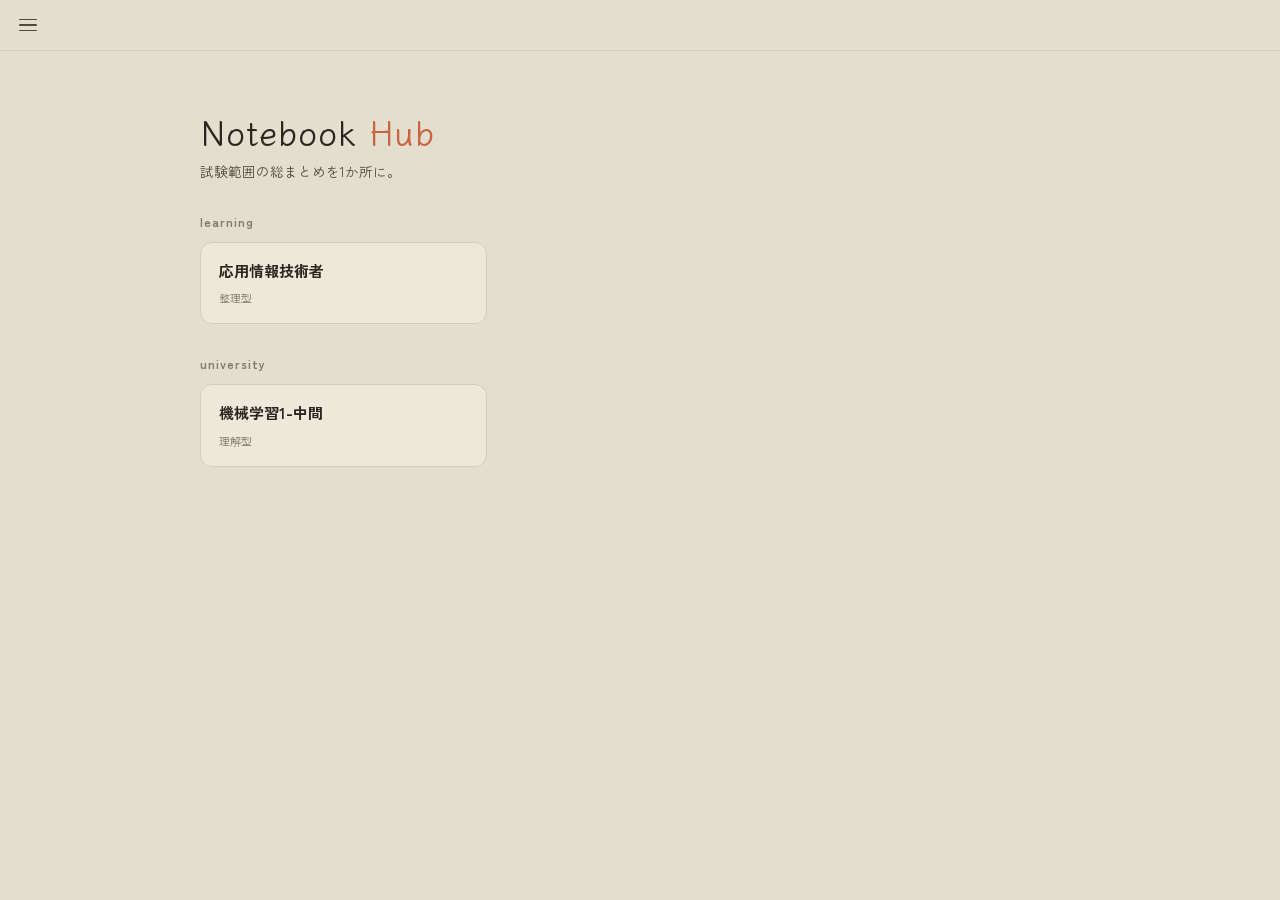
<file: docs/index.html>
<!doctype html>
<html lang="ja">
<head>
<meta charset="utf-8">
<meta name="viewport" content="width=device-width,initial-scale=1,viewport-fit=cover">
<title>Notebook Hub</title>
<link rel="preconnect" href="https://fonts.googleapis.com">
<link rel="preconnect" href="https://fonts.gstatic.com" crossorigin>
<link rel="stylesheet" href="https://fonts.googleapis.com/css2?family=Klee+One:wght@400;600&family=Zen+Kaku+Gothic+New:wght@400;500;700&family=JetBrains+Mono:wght@400;600&display=swap">
<link rel="stylesheet" href="_/theme.css">
<link rel="stylesheet" href="_/blocks.css">
<script>
  // 表示前にテーマとサイドバーの状態を当てて、チラつきを防ぐ
  (function () {
    var r = document.documentElement;
    try {
      var t = localStorage.getItem("hub-theme"); if (t) r.setAttribute("data-theme", t);
      if (localStorage.getItem("hub-pinned") === "1" && matchMedia("(min-width:761px)").matches) r.classList.add("pinned");
    } catch (e) {}
  })();
  window.HUB = { root: "", assets: "_/", path: "" };
</script>

</head>
<body>
<div class="scrim" id="scrim"></div>
<aside class="drawer" id="drawer" aria-label="ノート一覧">
  <div class="dr-head">
    <a class="dr-brand" href="index.html">Notebook <span>Hub</span></a>
    <button type="button" class="dr-close" id="btn-close" aria-label="閉じる">×</button>
  </div>
  <div class="dr-search"><input id="filter" type="search" placeholder="ノート名・中身で検索" autocomplete="off" spellcheck="false"></div>
  <nav class="dr-nav" id="nav"></nav>
  <div class="dr-foot">
    <span>テーマ</span>
    <div class="theme-seg" role="group" aria-label="テーマ">
      <button type="button" data-theme-set="light">ライト</button>
      <button type="button" data-theme-set="dark">ダーク</button>
    </div>
  </div>
</aside>

<div class="page">
  <header class="top"><div class="top-in">
    <button type="button" class="menu" id="btn-menu" aria-label="ノート一覧" aria-controls="drawer"><span></span><span></span><span></span></button>
    
    
    
  </div></header>
  <main class="wrap" id="top">
<section class="home"><h1>Notebook <span>Hub</span></h1><p class="lead">試験範囲の総まとめを1か所に。</p><h2>learning</h2><div class="cards"><a class="card" href="learning/応用情報技術者/index.html"><span class="t">応用情報技術者</span><span class="m">整理型</span></a></div><h2>university</h2><div class="cards"><a class="card" href="university/機械学習1-中間/index.html"><span class="t">機械学習1-中間</span><span class="m">理解型</span></a></div></section>
  </main>
</div>

<script src="_/tree.js"></script>
<script src="_/app.js"></script>

</body>
</html>
</file>
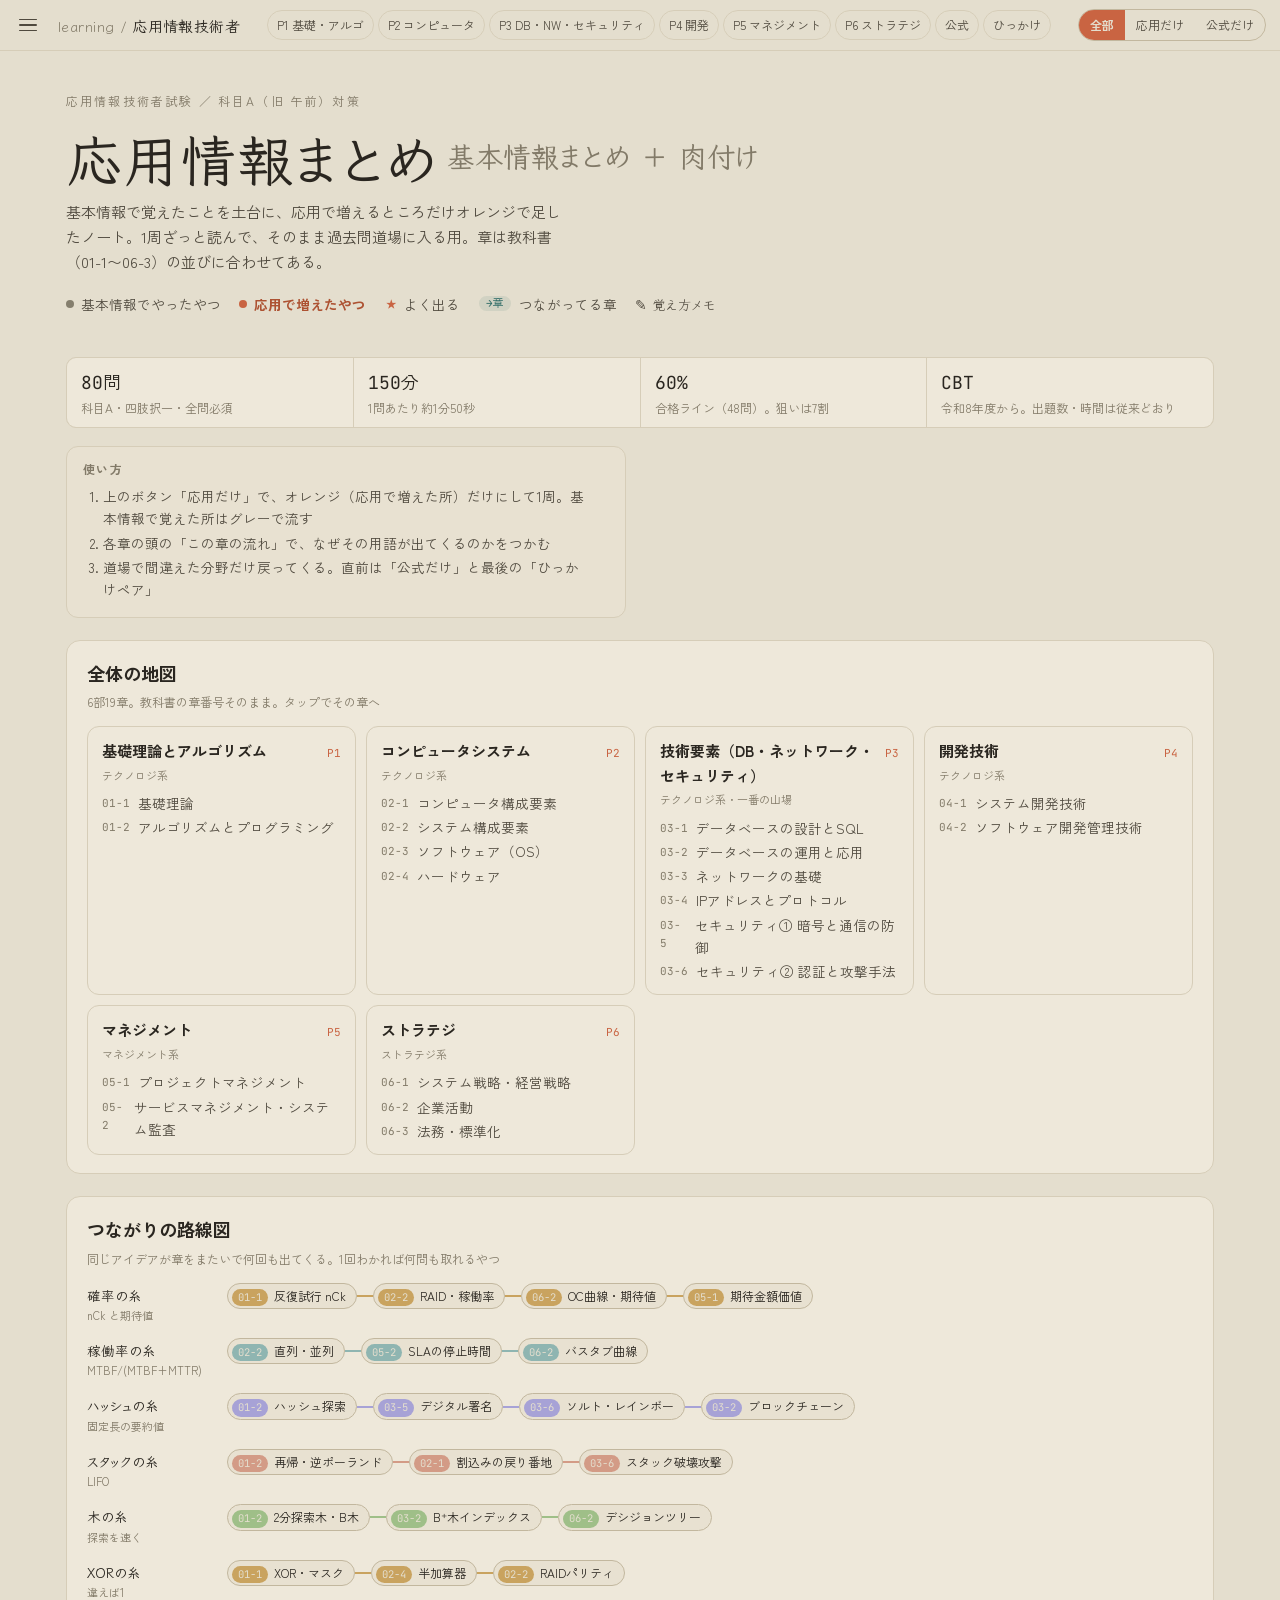
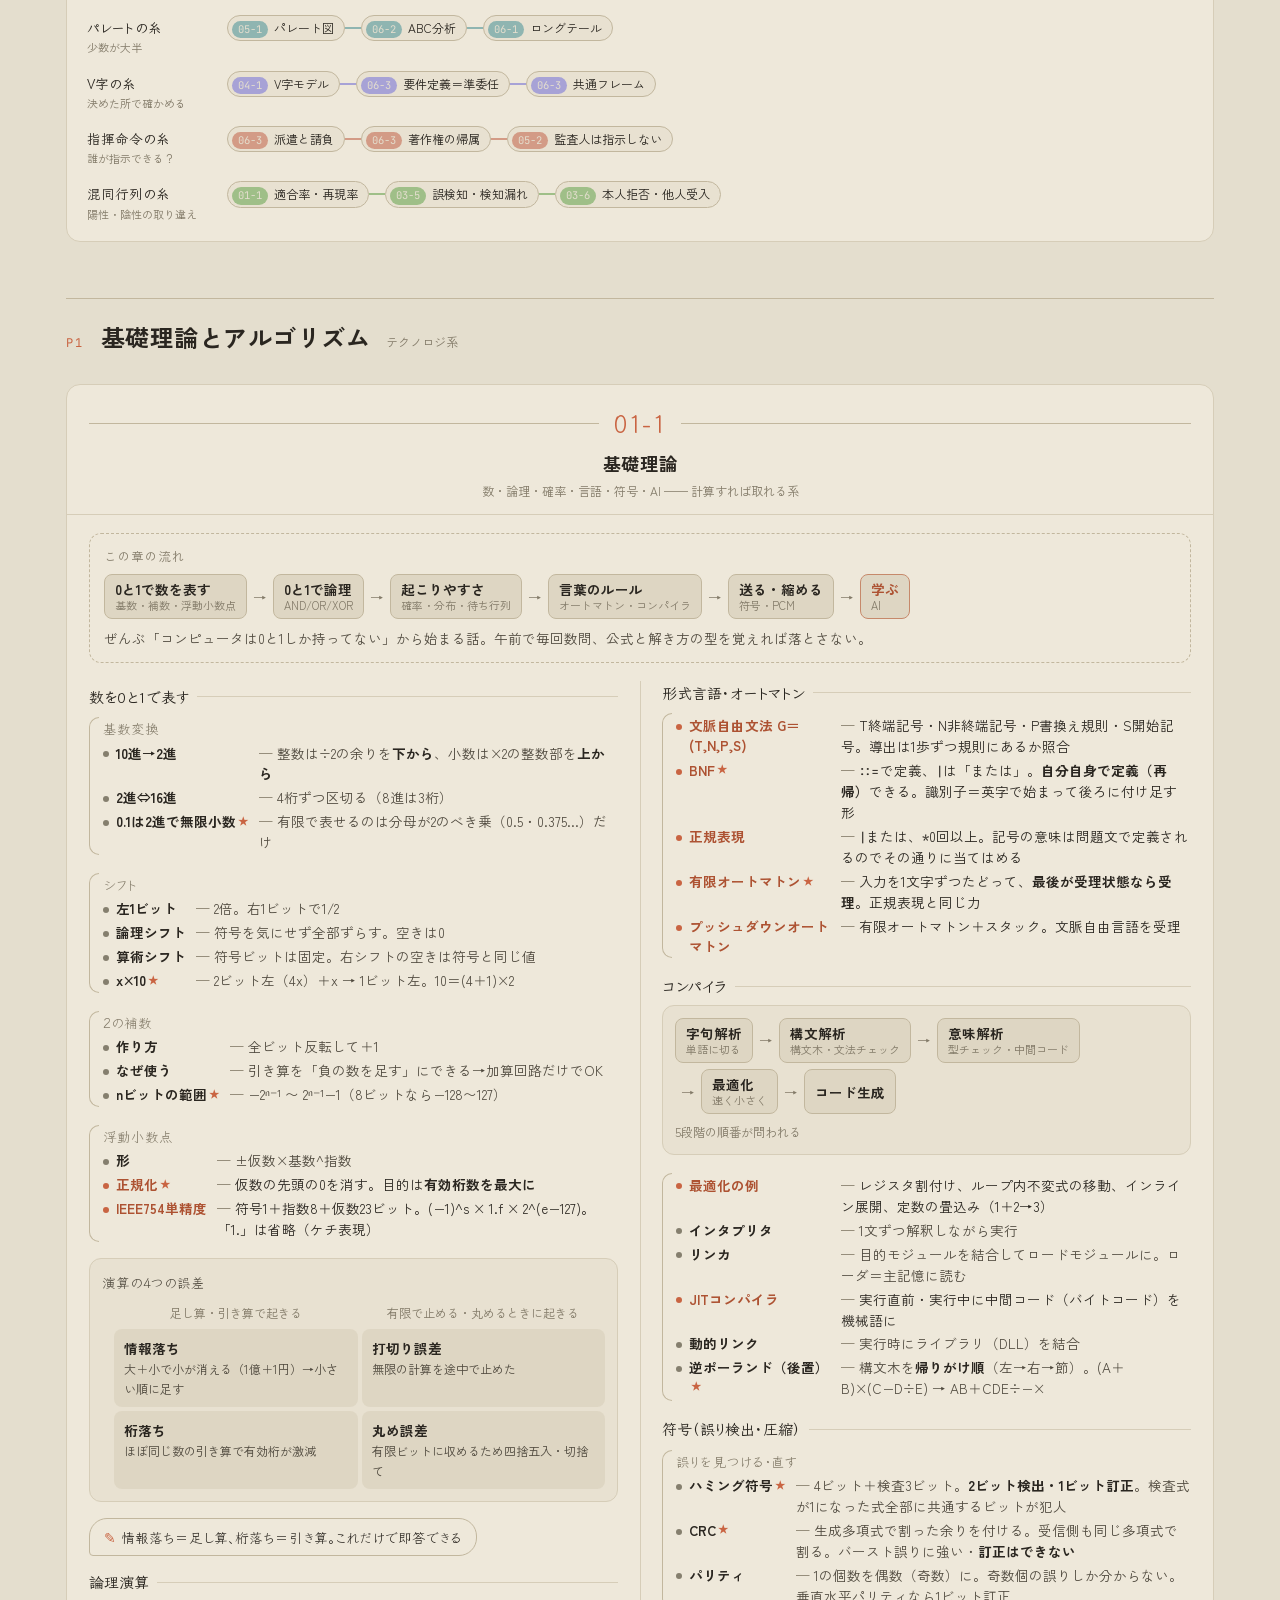
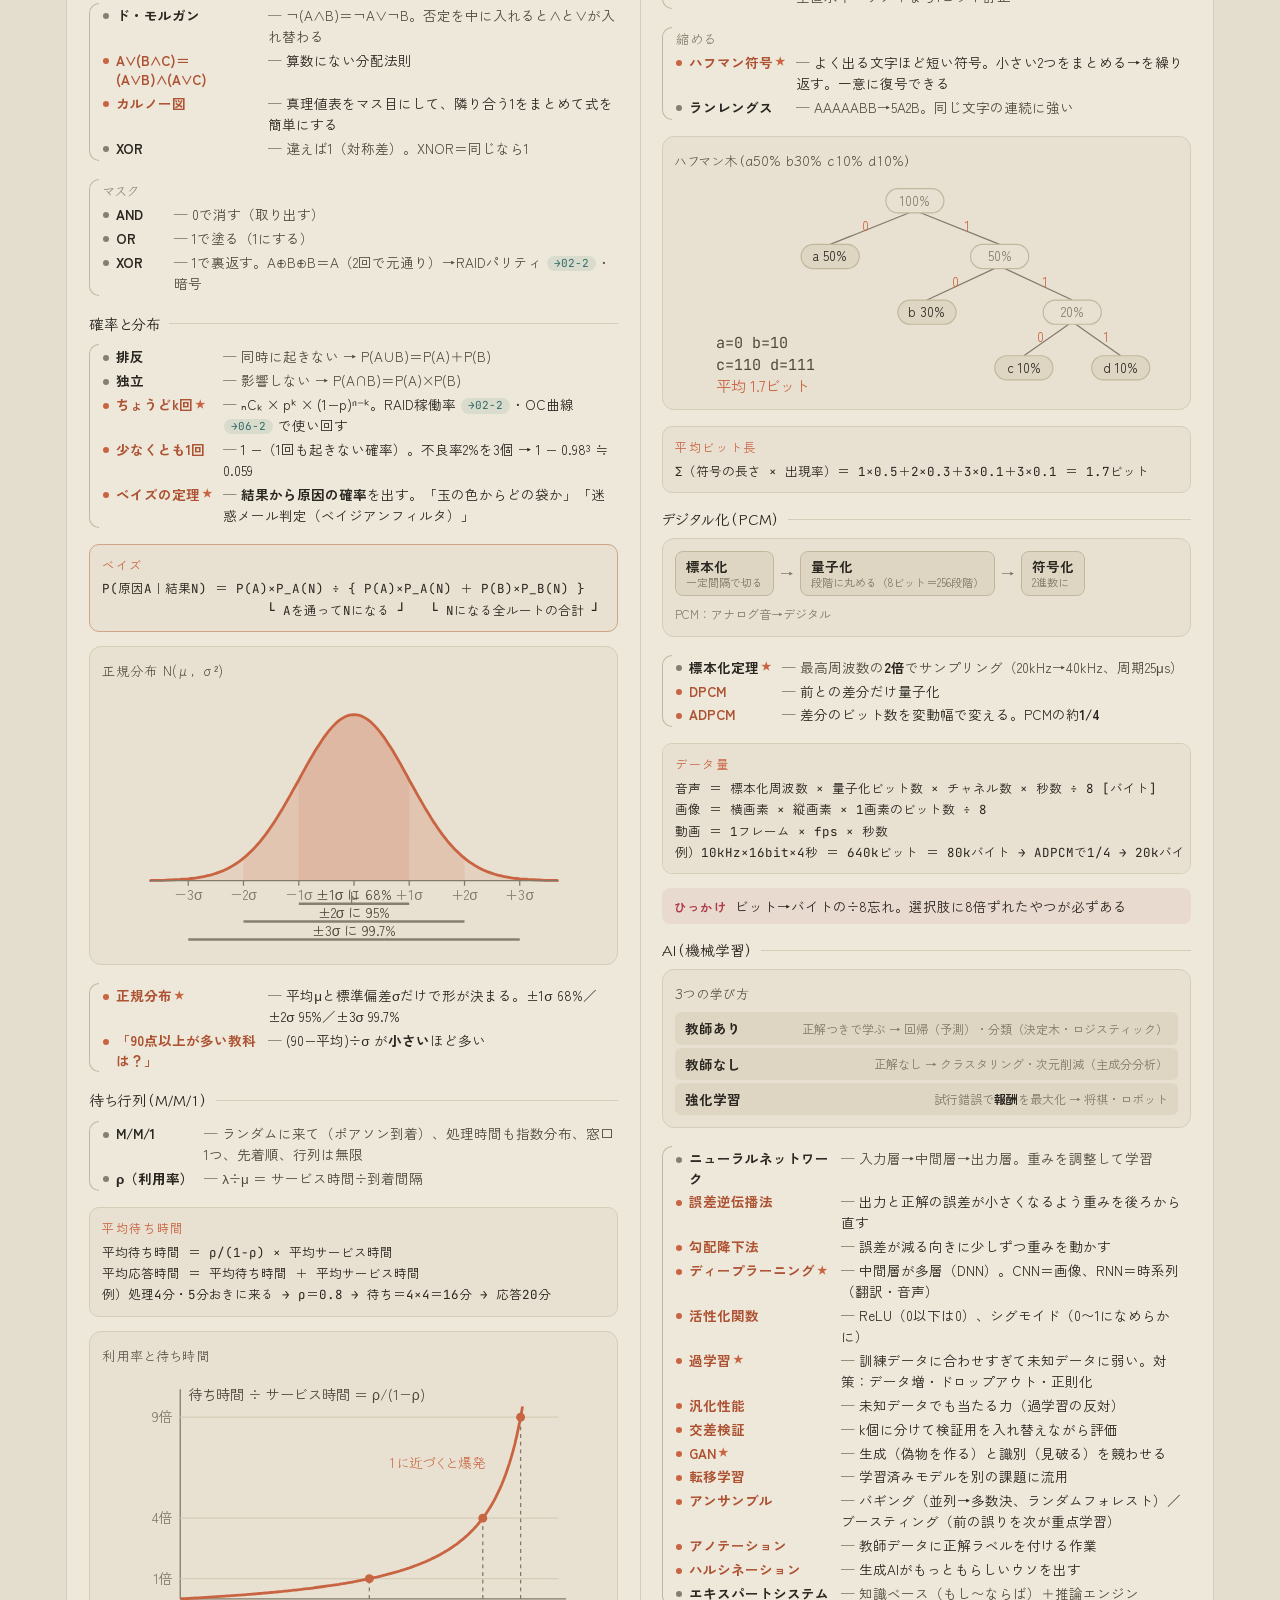
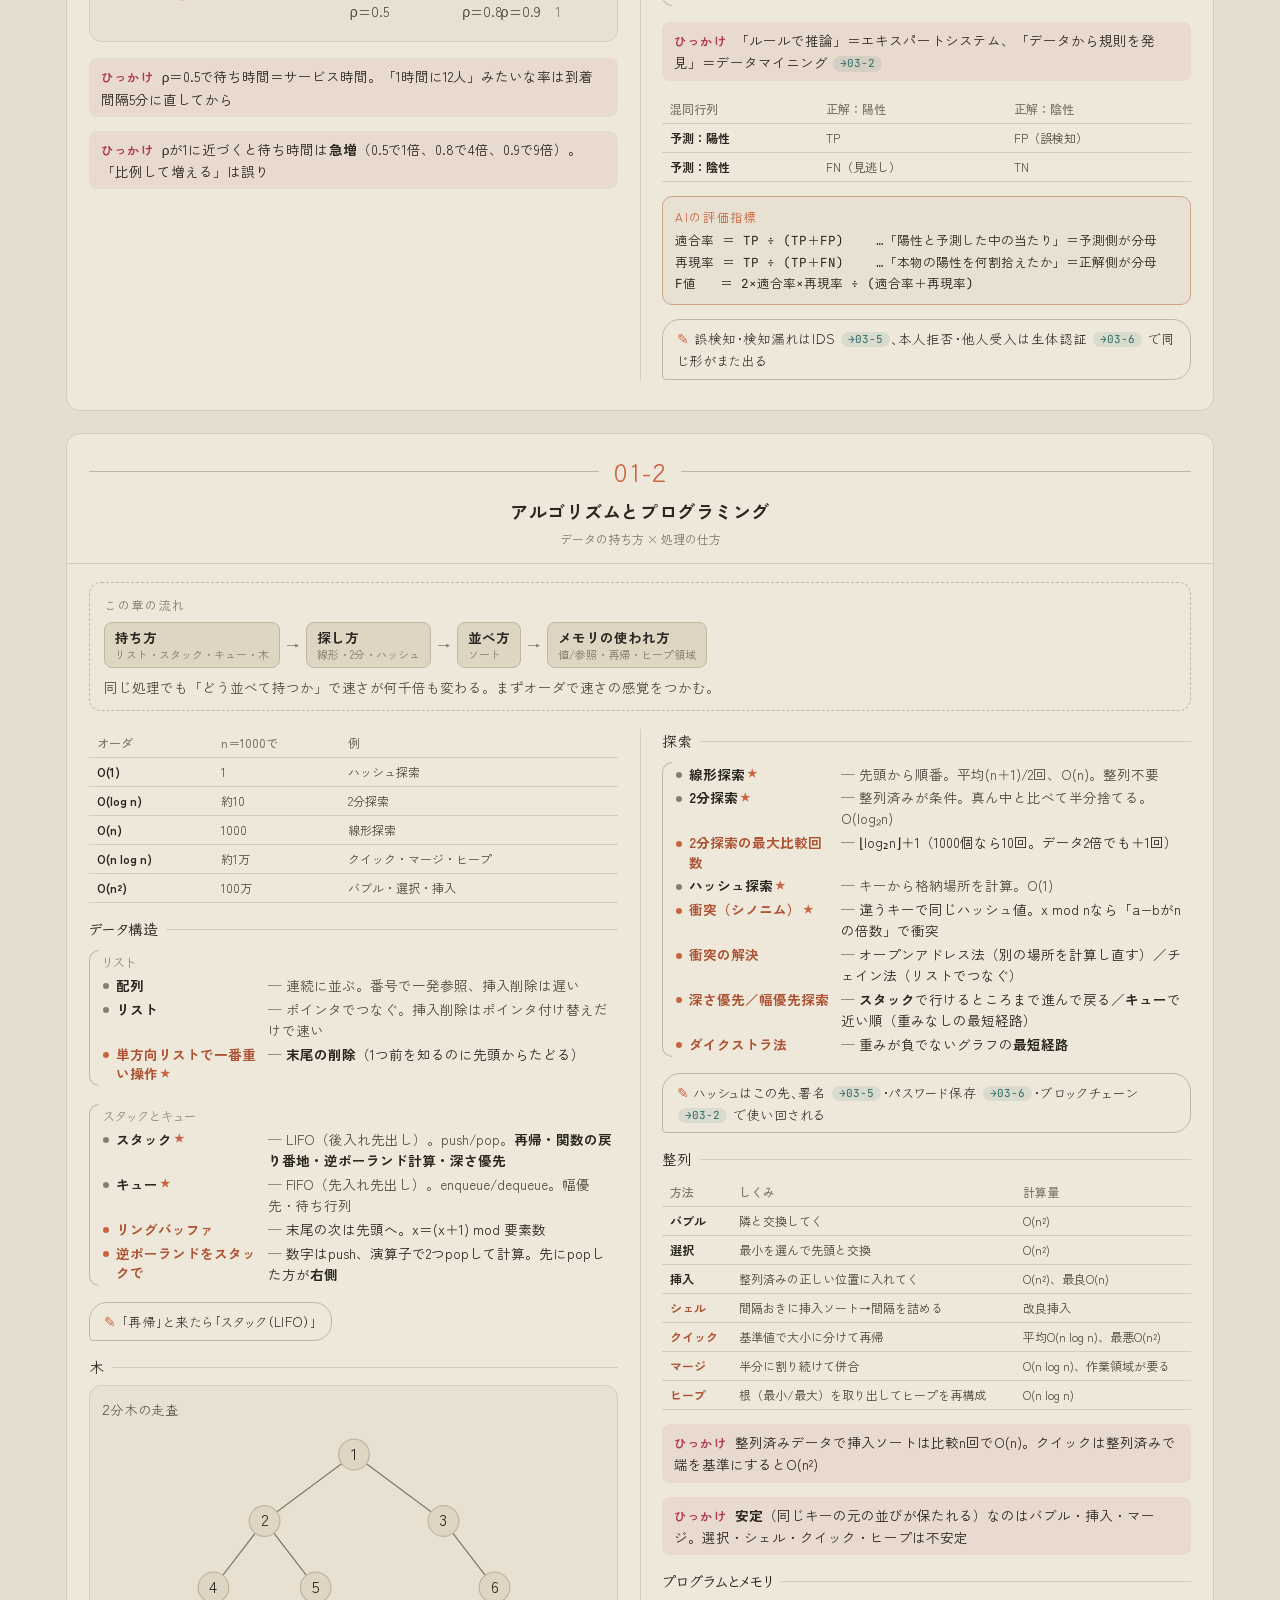
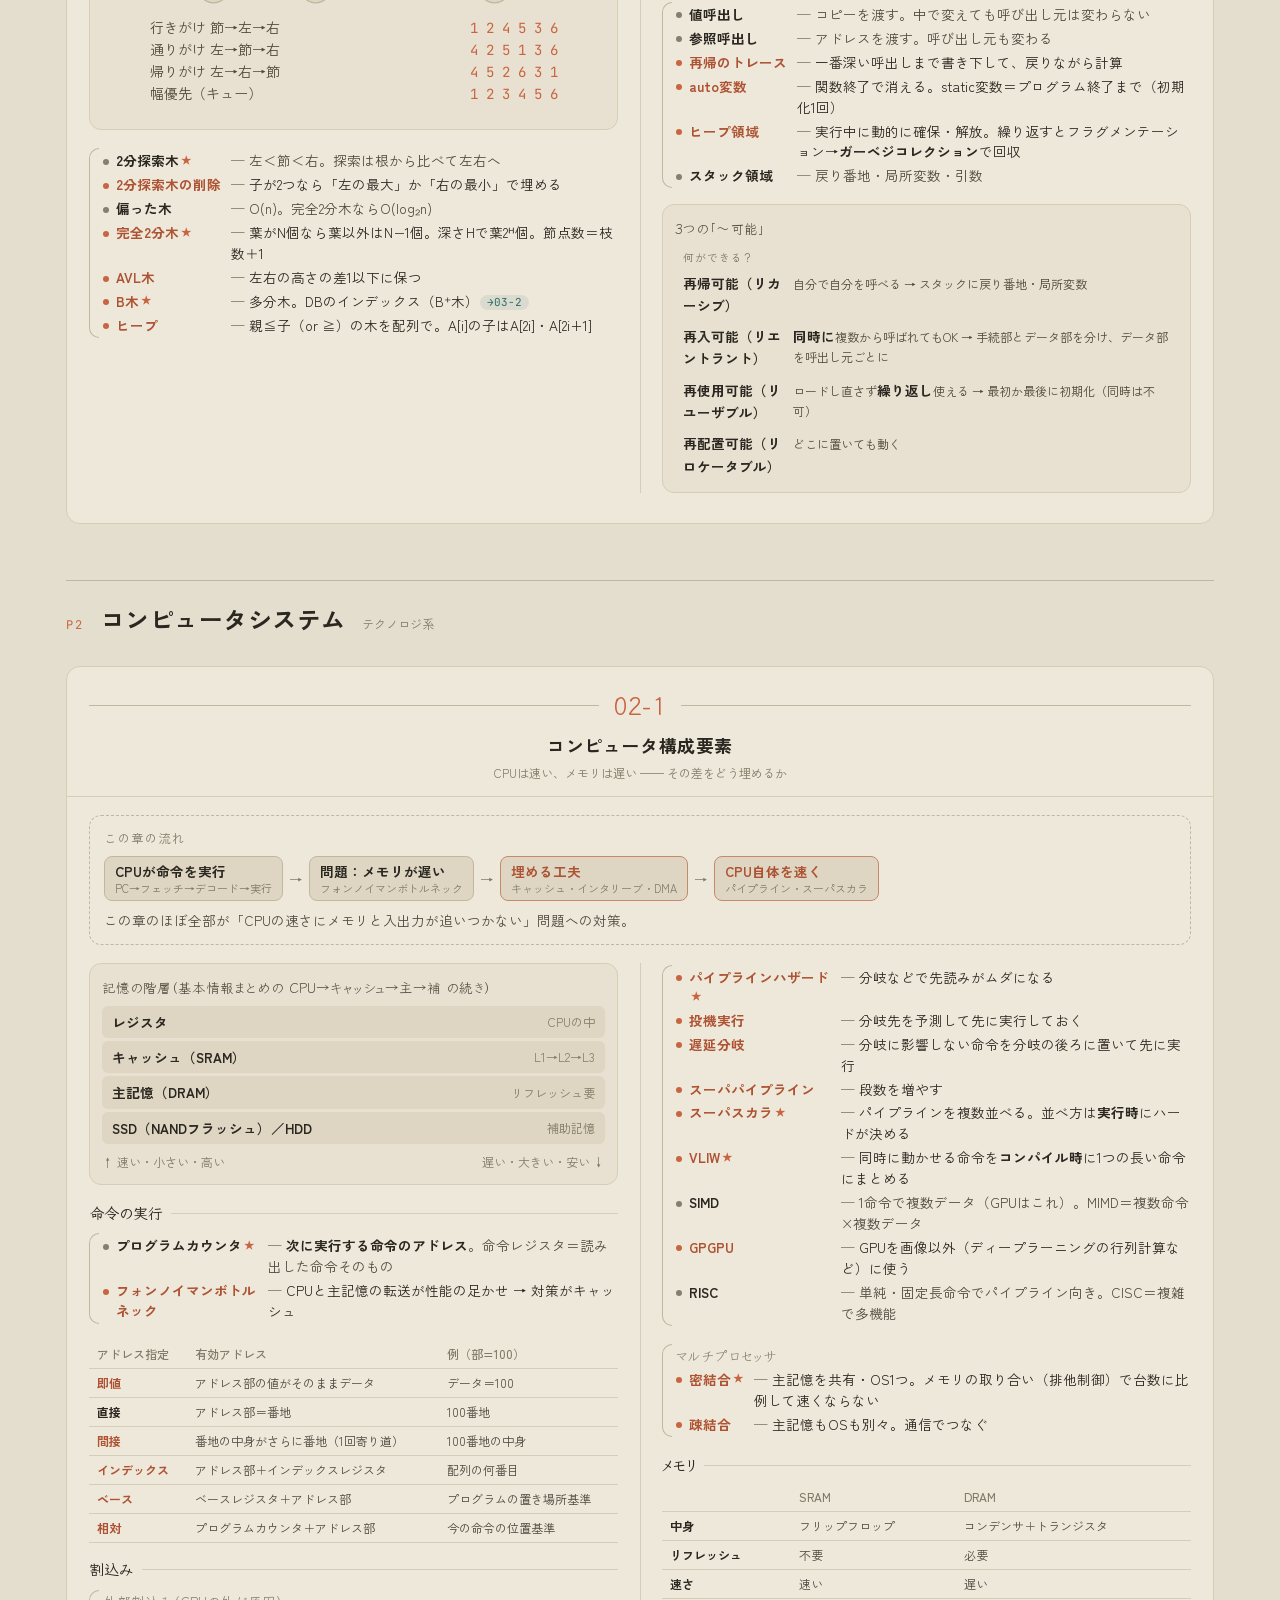
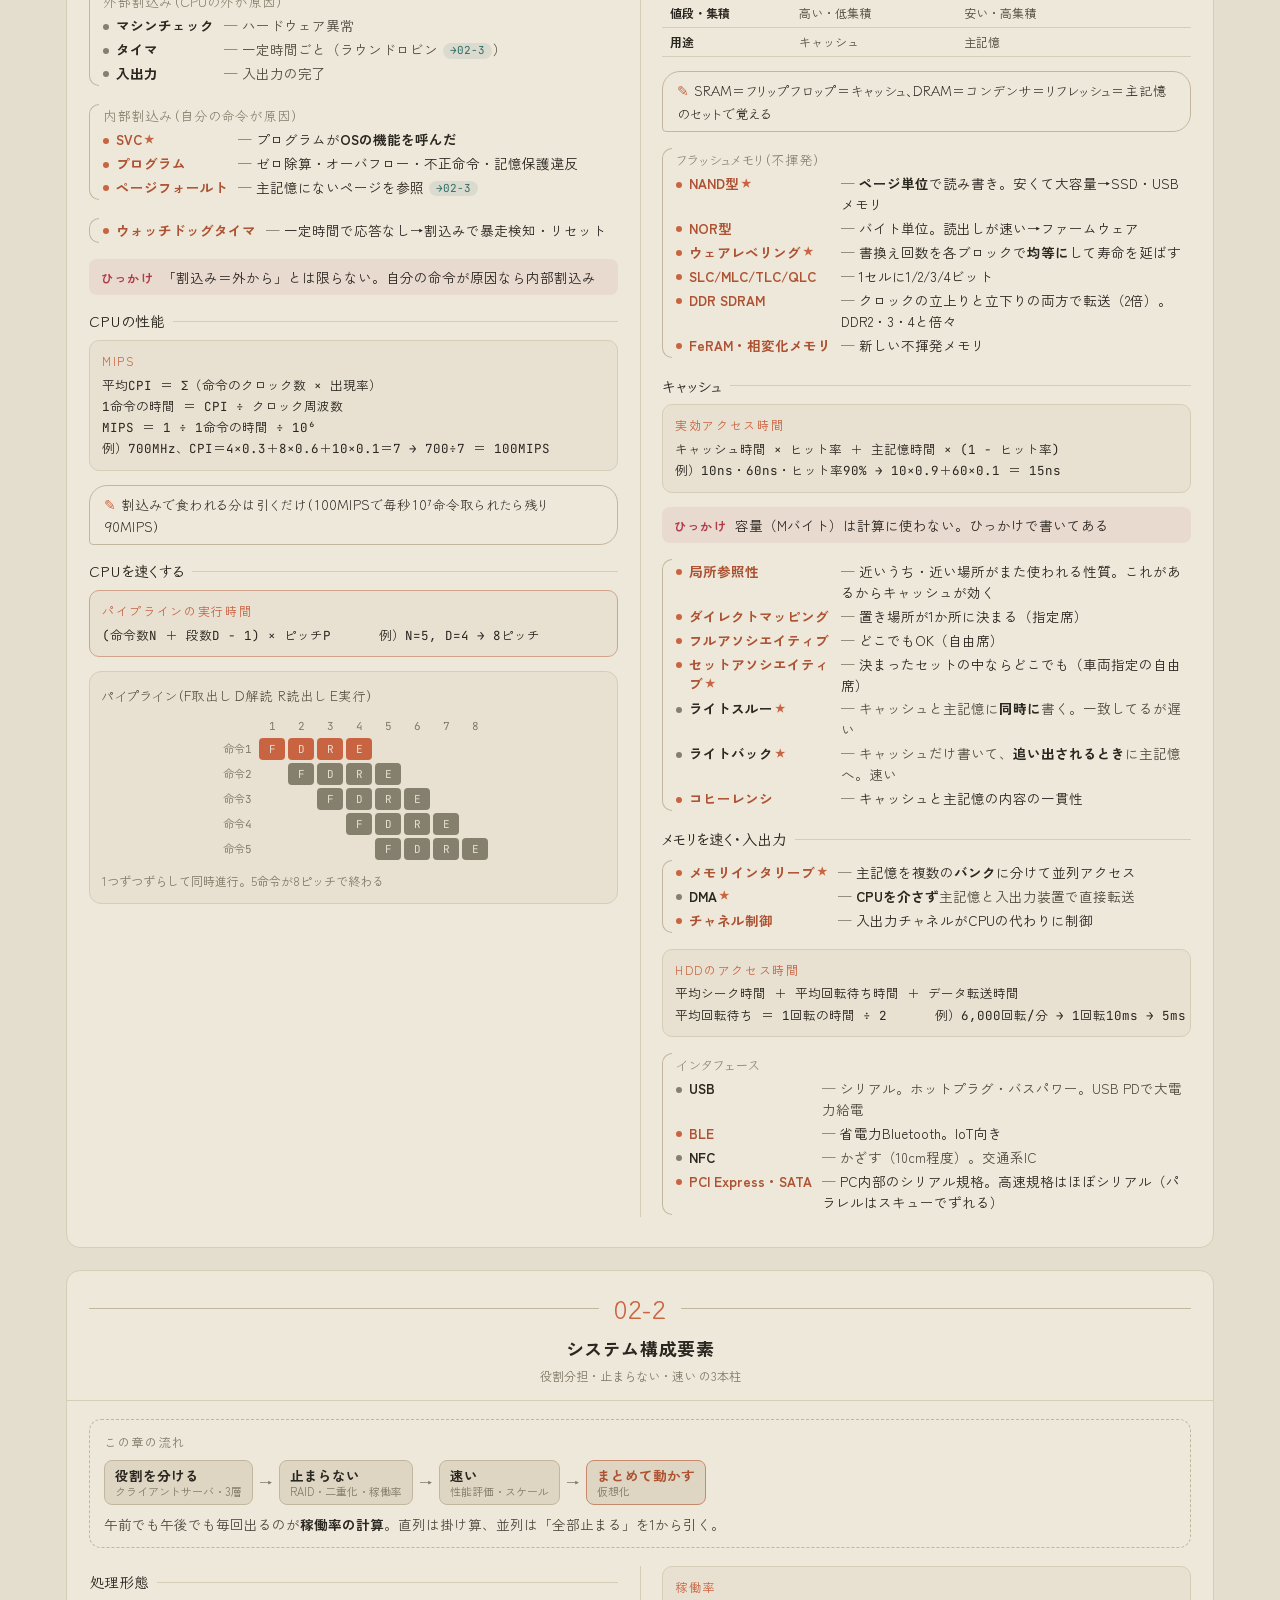
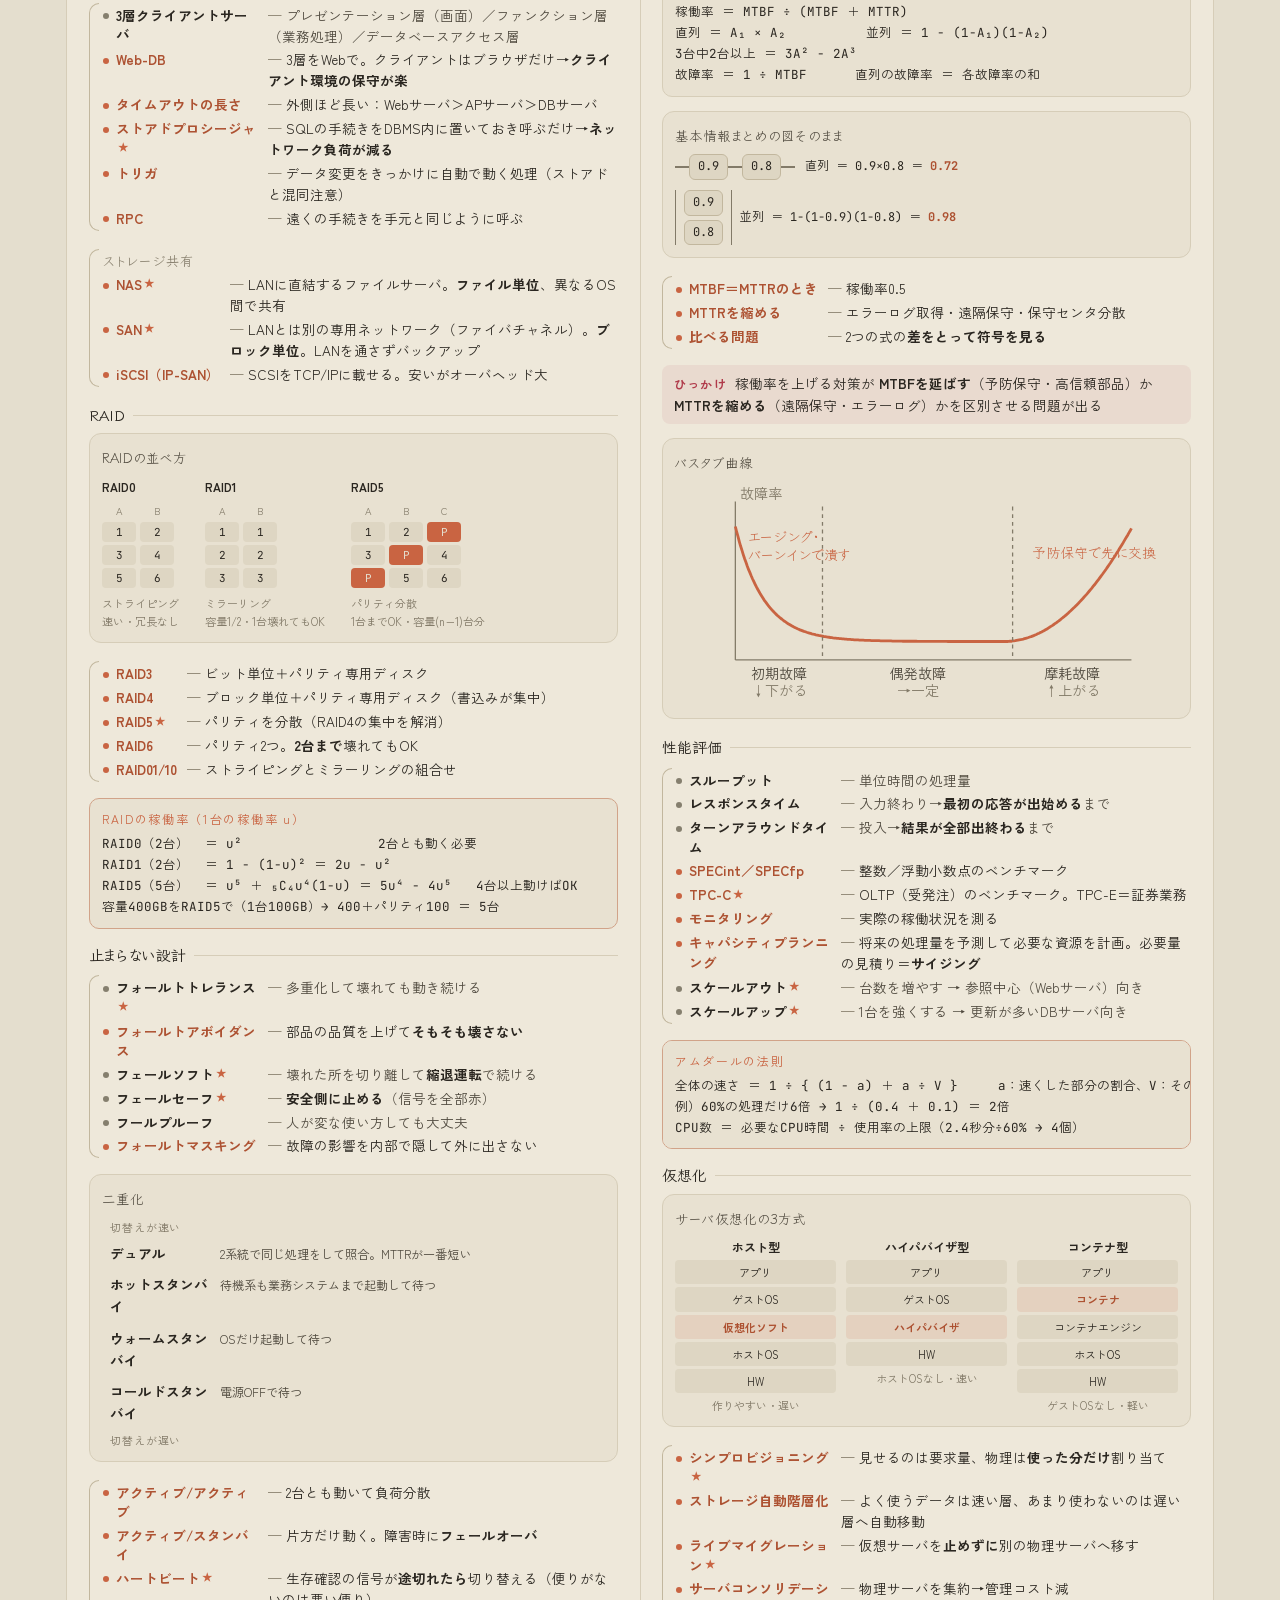
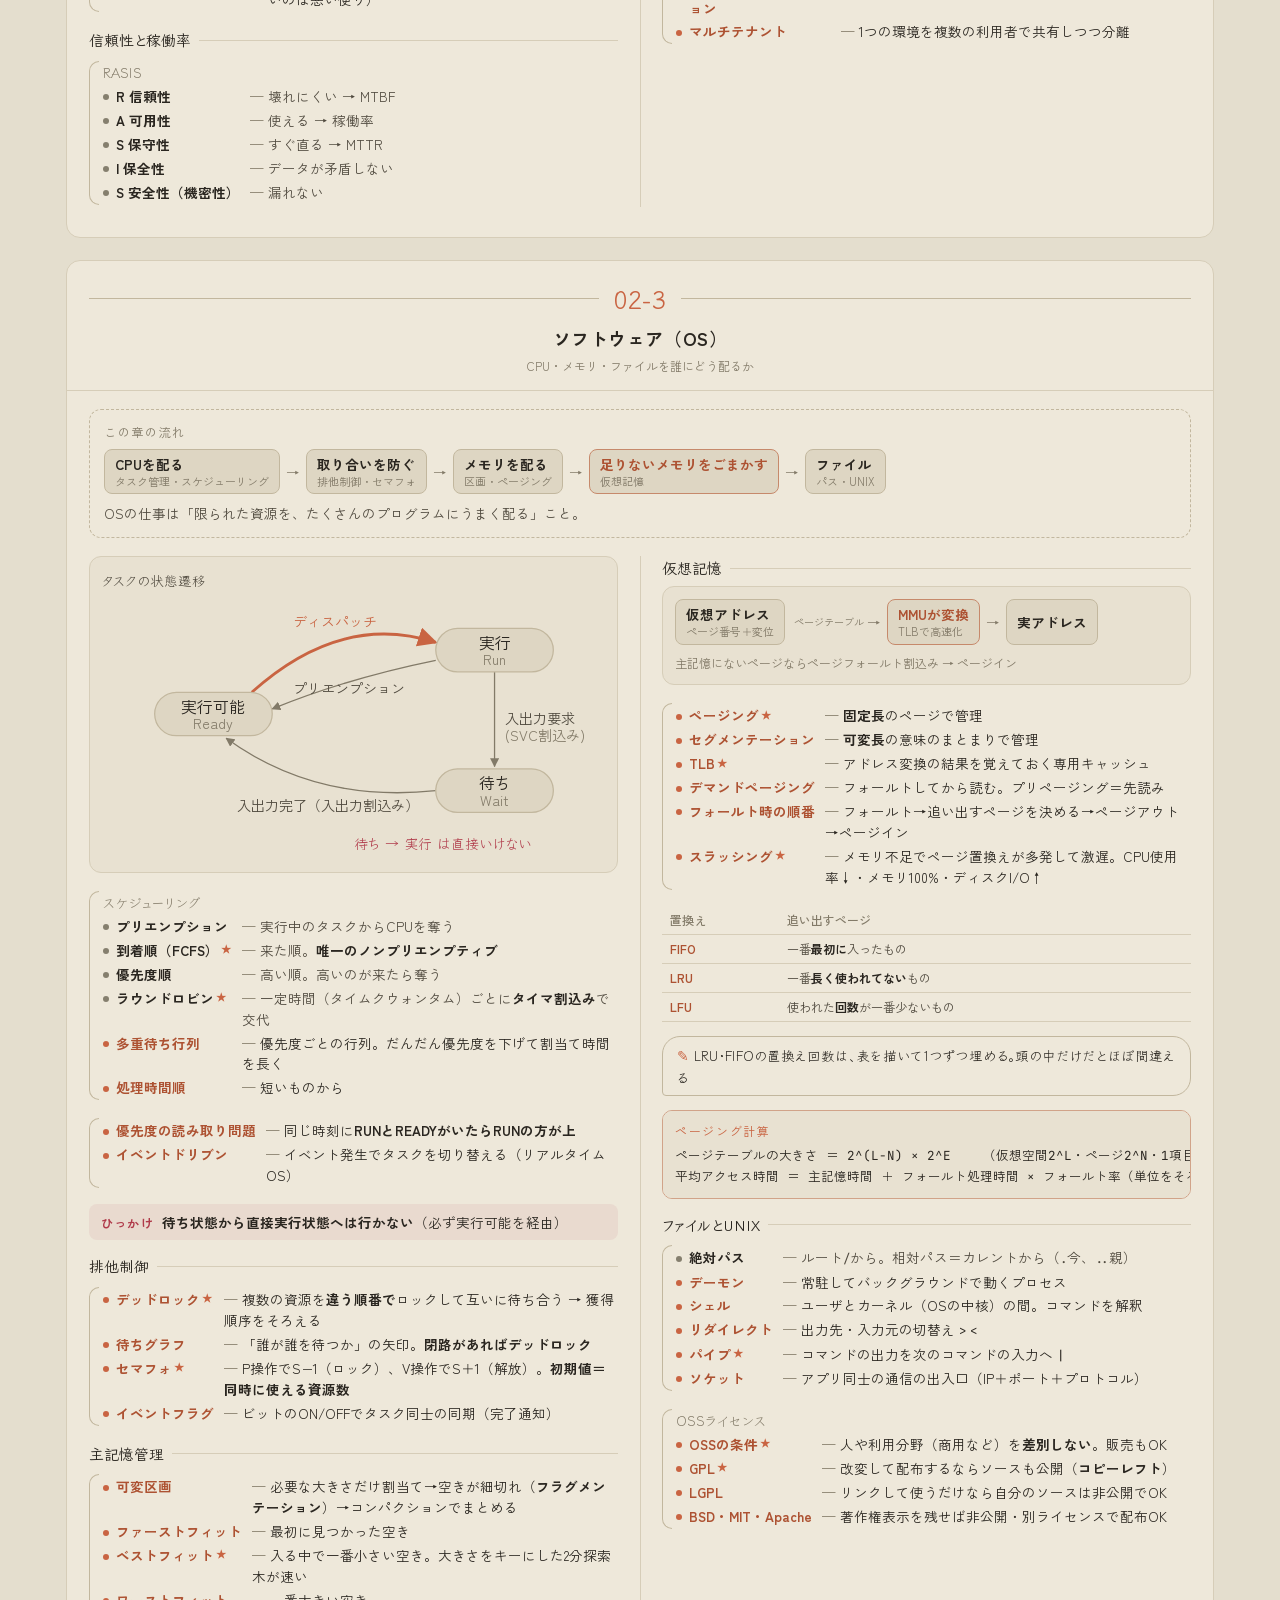
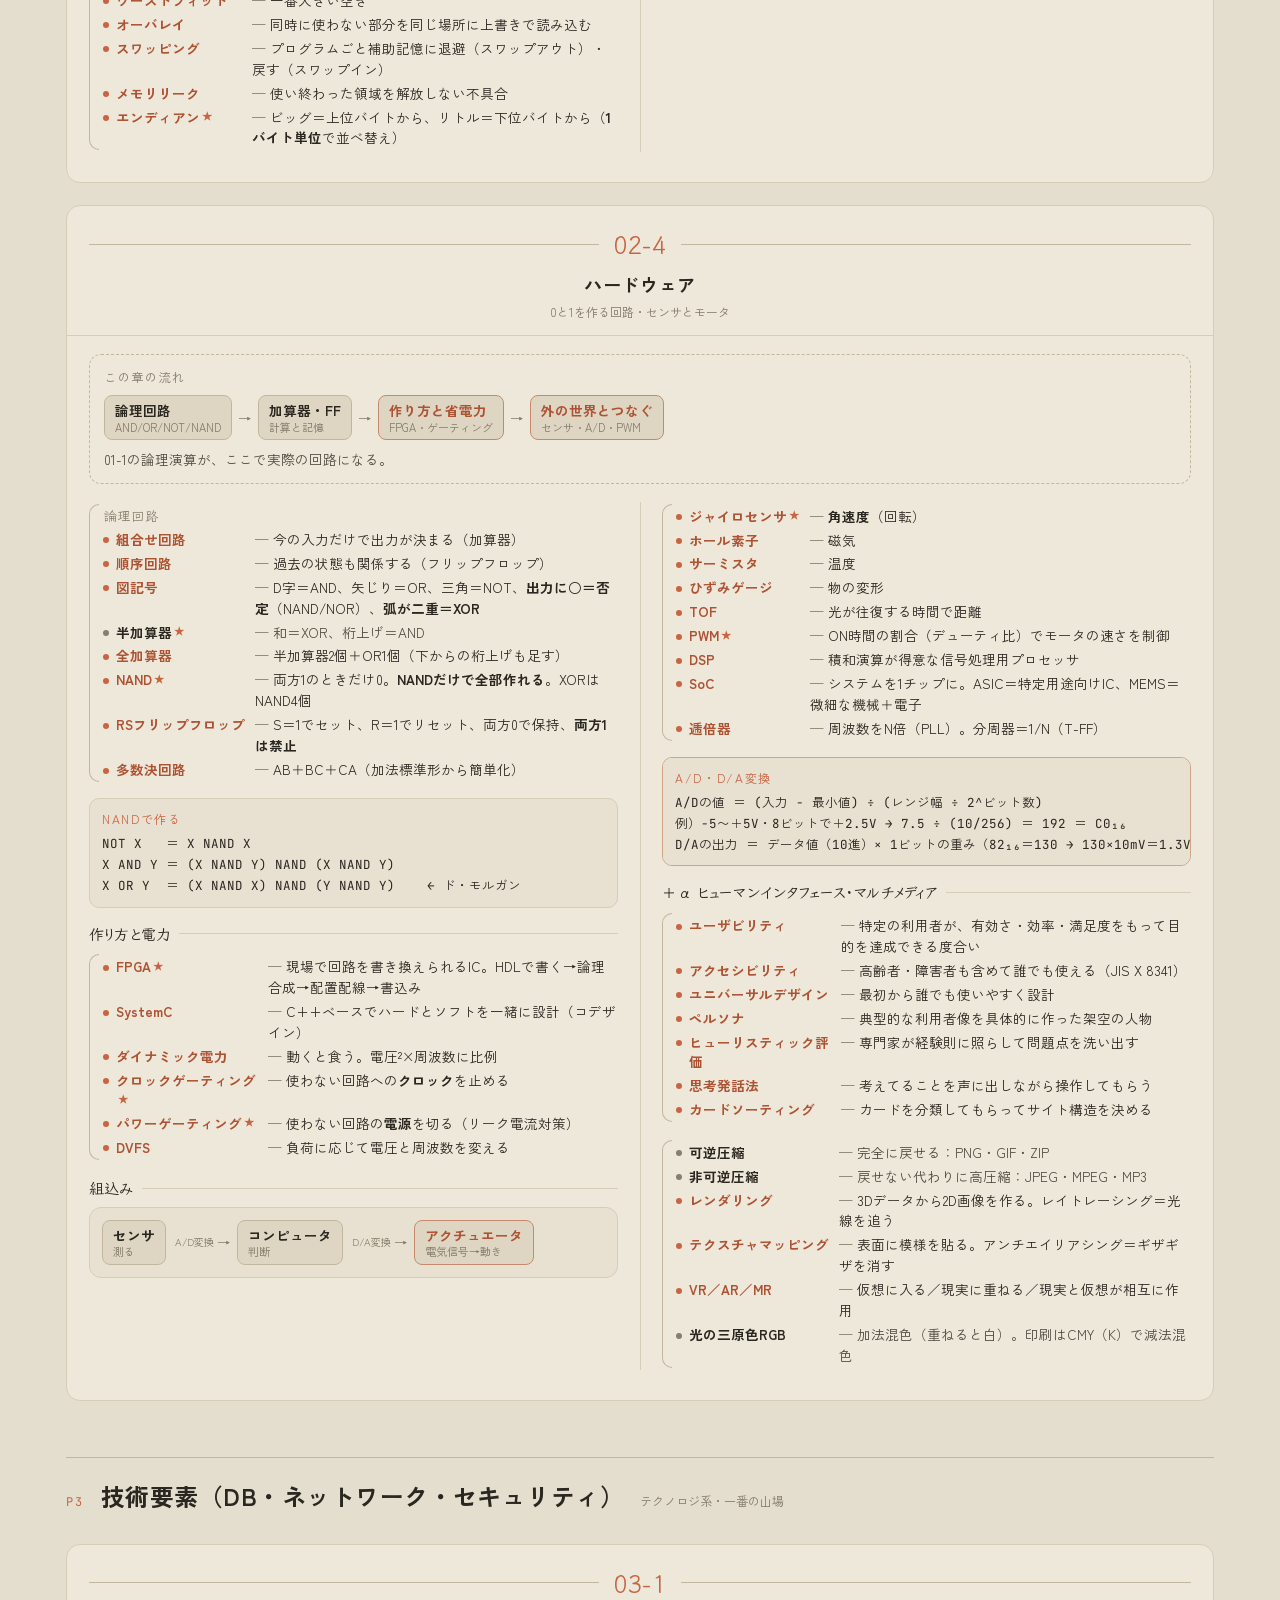
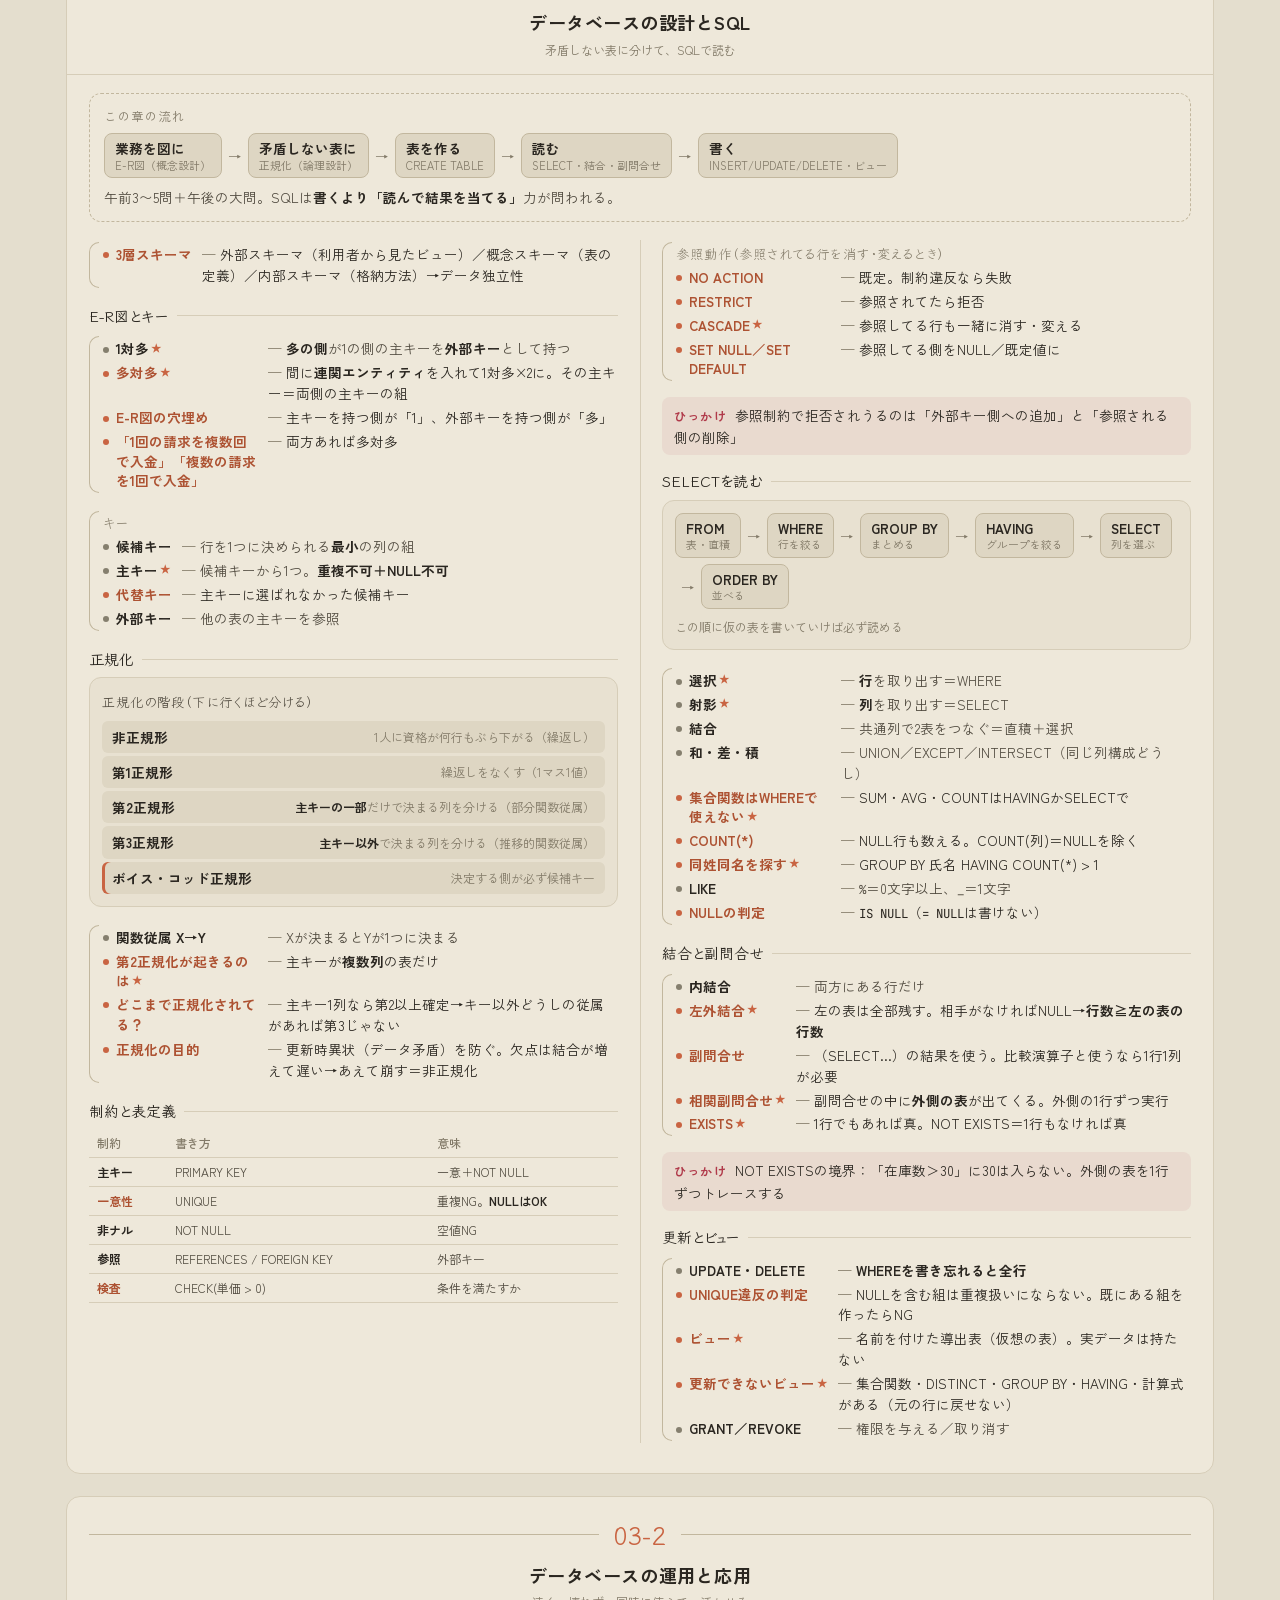
<file: docs/learning/応用情報技術者/index.html>
<!doctype html>
<html lang="ja">
<head>
<meta charset="utf-8">
<meta name="viewport" content="width=device-width,initial-scale=1,viewport-fit=cover">
<title>応用情報まとめ</title>
<link rel="preconnect" href="https://fonts.googleapis.com">
<link rel="preconnect" href="https://fonts.gstatic.com" crossorigin>
<link rel="stylesheet" href="https://fonts.googleapis.com/css2?family=Klee+One:wght@400;600&family=Zen+Kaku+Gothic+New:wght@400;500;700&family=JetBrains+Mono:wght@400;600&display=swap">
<link rel="stylesheet" href="../../_/theme.css">
<link rel="stylesheet" href="../../_/blocks.css">
<script>
  // 表示前にテーマとサイドバーの状態を当てて、チラつきを防ぐ
  (function () {
    var r = document.documentElement;
    try {
      var t = localStorage.getItem("hub-theme"); if (t) r.setAttribute("data-theme", t);
      if (localStorage.getItem("hub-pinned") === "1" && matchMedia("(min-width:761px)").matches) r.classList.add("pinned");
    } catch (e) {}
  })();
  window.HUB = { root: "../../", assets: "../../_/", path: "learning/応用情報技術者" };
</script>

</head>
<body>
<div class="scrim" id="scrim"></div>
<aside class="drawer" id="drawer" aria-label="ノート一覧">
  <div class="dr-head">
    <a class="dr-brand" href="../../index.html">Notebook <span>Hub</span></a>
    <button type="button" class="dr-close" id="btn-close" aria-label="閉じる">×</button>
  </div>
  <div class="dr-search"><input id="filter" type="search" placeholder="ノート名・中身で検索" autocomplete="off" spellcheck="false"></div>
  <nav class="dr-nav" id="nav"></nav>
  <div class="dr-foot">
    <span>テーマ</span>
    <div class="theme-seg" role="group" aria-label="テーマ">
      <button type="button" data-theme-set="light">ライト</button>
      <button type="button" data-theme-set="dark">ダーク</button>
    </div>
  </div>
</aside>

<div class="page">
  <header class="top"><div class="top-in">
    <button type="button" class="menu" id="btn-menu" aria-label="ノート一覧" aria-controls="drawer"><span></span><span></span><span></span></button>
    <a class="here" href="#top"><span class=up>learning</span><i>/</i>応用情報技術者</a>
    <nav class="chips" aria-label="章"><a href="#p1">P1 基礎・アルゴ</a><a href="#p2">P2 コンピュータ</a><a href="#p3">P3 DB・NW・セキュリティ</a><a href="#p4">P4 開発</a><a href="#p5">P5 マネジメント</a><a href="#p6">P6 ストラテジ</a><a href="#formulas">公式</a><a href="#pairs">ひっかけ</a></nav>
    <div class="filters" role="group" aria-label="表示の切替"><button type="button" data-mode="all" aria-pressed="true">全部</button><button type="button" data-mode="accent">応用だけ</button><button type="button" data-mode="fx">公式だけ</button></div>
  </div></header>
  <main class="wrap" id="top">
<header class="cover"><div class="eyebrow">応用情報技術者試験 ／ 科目A（旧 午前）対策</div><h1>応用情報まとめ<span class="k">基本情報まとめ ＋ 肉付け</span></h1><p class="lead">基本情報で覚えたことを土台に、応用で増えるところだけオレンジで足したノート。1周ざっと読んで、そのまま過去問道場に入る用。章は教科書（01-1〜06-3）の並びに合わせてある。</p><div class="legend"><span><i class="dot k"></i>基本情報でやったやつ</span><span class="o"><i class="dot o"></i>応用で増えたやつ</span><span><span class="star">★</span>よく出る</span><span><span class="xr">→章</span> つながってる章</span><span class="hand">✎ 覚え方メモ</span></div></header><div class="stats"><div><div class="n">80問</div><div class="l">科目A・四肢択一・全問必須</div></div><div><div class="n">150分</div><div class="l">1問あたり約1分50秒</div></div><div><div class="n">60%</div><div class="l">合格ライン（48問）。狙いは7割</div></div><div><div class="n">CBT</div><div class="l">令和8年度から。出題数・時間は従来どおり</div></div></div><div class="box goal"><div class="bh">使い方</div><ol class="ol"><li>上のボタン「応用だけ」で、オレンジ（応用で増えた所）だけにして1周。基本情報で覚えた所はグレーで流す</li><li>各章の頭の「この章の流れ」で、なぜその用語が出てくるのかをつかむ</li><li>道場で間違えた分野だけ戻ってくる。直前は「公式だけ」と最後の「ひっかけペア」</li></ol></div>
<section class="board" id="map"><h3>全体の地図</h3><div class="bsub">6部19章。教科書の章番号そのまま。タップでその章へ</div><div class="bb">
<div class="pgrid"><div class="pcard"><div class="h"><b>基礎理論とアルゴリズム</b><span>P1</span></div><div class="fld">テクノロジ系</div><ul><li><a href="#c-01-1"><i>01-1</i>基礎理論</a></li><li><a href="#c-01-2"><i>01-2</i>アルゴリズムとプログラミング</a></li></ul></div><div class="pcard"><div class="h"><b>コンピュータシステム</b><span>P2</span></div><div class="fld">テクノロジ系</div><ul><li><a href="#c-02-1"><i>02-1</i>コンピュータ構成要素</a></li><li><a href="#c-02-2"><i>02-2</i>システム構成要素</a></li><li><a href="#c-02-3"><i>02-3</i>ソフトウェア（OS）</a></li><li><a href="#c-02-4"><i>02-4</i>ハードウェア</a></li></ul></div><div class="pcard"><div class="h"><b>技術要素（DB・ネットワーク・セキュリティ）</b><span>P3</span></div><div class="fld">テクノロジ系・一番の山場</div><ul><li><a href="#c-03-1"><i>03-1</i>データベースの設計とSQL</a></li><li><a href="#c-03-2"><i>03-2</i>データベースの運用と応用</a></li><li><a href="#c-03-3"><i>03-3</i>ネットワークの基礎</a></li><li><a href="#c-03-4"><i>03-4</i>IPアドレスとプロトコル</a></li><li><a href="#c-03-5"><i>03-5</i>セキュリティ① 暗号と通信の防御</a></li><li><a href="#c-03-6"><i>03-6</i>セキュリティ② 認証と攻撃手法</a></li></ul></div><div class="pcard"><div class="h"><b>開発技術</b><span>P4</span></div><div class="fld">テクノロジ系</div><ul><li><a href="#c-04-1"><i>04-1</i>システム開発技術</a></li><li><a href="#c-04-2"><i>04-2</i>ソフトウェア開発管理技術</a></li></ul></div><div class="pcard"><div class="h"><b>マネジメント</b><span>P5</span></div><div class="fld">マネジメント系</div><ul><li><a href="#c-05-1"><i>05-1</i>プロジェクトマネジメント</a></li><li><a href="#c-05-2"><i>05-2</i>サービスマネジメント・システム監査</a></li></ul></div><div class="pcard"><div class="h"><b>ストラテジ</b><span>P6</span></div><div class="fld">ストラテジ系</div><ul><li><a href="#c-06-1"><i>06-1</i>システム戦略・経営戦略</a></li><li><a href="#c-06-2"><i>06-2</i>企業活動</a></li><li><a href="#c-06-3"><i>06-3</i>法務・標準化</a></li></ul></div></div></div></section>
<section class="board" id="metro"><h3>つながりの路線図</h3><div class="bsub">同じアイデアが章をまたいで何回も出てくる。1回わかれば何問も取れるやつ</div><div class="bb">
<div class="metro"><div class="mline r0"><div class="nm">確率の糸<small>nCk と期待値</small></div><div class="stations"><span class="st"><a href="#c-01-1"><i>01-1</i>反復試行 nCk</a></span><span class="st"><a href="#c-02-2"><i>02-2</i>RAID・稼働率</a></span><span class="st"><a href="#c-06-2"><i>06-2</i>OC曲線・期待値</a></span><span class="st"><a href="#c-05-1"><i>05-1</i>期待金額価値</a></span></div></div><div class="mline r1"><div class="nm">稼働率の糸<small>MTBF/(MTBF+MTTR)</small></div><div class="stations"><span class="st"><a href="#c-02-2"><i>02-2</i>直列・並列</a></span><span class="st"><a href="#c-05-2"><i>05-2</i>SLAの停止時間</a></span><span class="st"><a href="#c-06-2"><i>06-2</i>バスタブ曲線</a></span></div></div><div class="mline r2"><div class="nm">ハッシュの糸<small>固定長の要約値</small></div><div class="stations"><span class="st"><a href="#c-01-2"><i>01-2</i>ハッシュ探索</a></span><span class="st"><a href="#c-03-5"><i>03-5</i>デジタル署名</a></span><span class="st"><a href="#c-03-6"><i>03-6</i>ソルト・レインボー</a></span><span class="st"><a href="#c-03-2"><i>03-2</i>ブロックチェーン</a></span></div></div><div class="mline r3"><div class="nm">スタックの糸<small>LIFO</small></div><div class="stations"><span class="st"><a href="#c-01-2"><i>01-2</i>再帰・逆ポーランド</a></span><span class="st"><a href="#c-02-1"><i>02-1</i>割込みの戻り番地</a></span><span class="st"><a href="#c-03-6"><i>03-6</i>スタック破壊攻撃</a></span></div></div><div class="mline r4"><div class="nm">木の糸<small>探索を速く</small></div><div class="stations"><span class="st"><a href="#c-01-2"><i>01-2</i>2分探索木・B木</a></span><span class="st"><a href="#c-03-2"><i>03-2</i>B⁺木インデックス</a></span><span class="st"><a href="#c-06-2"><i>06-2</i>デシジョンツリー</a></span></div></div><div class="mline r0"><div class="nm">XORの糸<small>違えば1</small></div><div class="stations"><span class="st"><a href="#c-01-1"><i>01-1</i>XOR・マスク</a></span><span class="st"><a href="#c-02-4"><i>02-4</i>半加算器</a></span><span class="st"><a href="#c-02-2"><i>02-2</i>RAIDパリティ</a></span></div></div><div class="mline r1"><div class="nm">パレートの糸<small>少数が大半</small></div><div class="stations"><span class="st"><a href="#c-05-1"><i>05-1</i>パレート図</a></span><span class="st"><a href="#c-06-2"><i>06-2</i>ABC分析</a></span><span class="st"><a href="#c-06-1"><i>06-1</i>ロングテール</a></span></div></div><div class="mline r2"><div class="nm">V字の糸<small>決めた所で確かめる</small></div><div class="stations"><span class="st"><a href="#c-04-1"><i>04-1</i>V字モデル</a></span><span class="st"><a href="#c-06-3"><i>06-3</i>要件定義＝準委任</a></span><span class="st"><a href="#c-06-3"><i>06-3</i>共通フレーム</a></span></div></div><div class="mline r3"><div class="nm">指揮命令の糸<small>誰が指示できる？</small></div><div class="stations"><span class="st"><a href="#c-06-3"><i>06-3</i>派遣と請負</a></span><span class="st"><a href="#c-06-3"><i>06-3</i>著作権の帰属</a></span><span class="st"><a href="#c-05-2"><i>05-2</i>監査人は指示しない</a></span></div></div><div class="mline r4"><div class="nm">混同行列の糸<small>陽性・陰性の取り違え</small></div><div class="stations"><span class="st"><a href="#c-01-1"><i>01-1</i>適合率・再現率</a></span><span class="st"><a href="#c-03-5"><i>03-5</i>誤検知・検知漏れ</a></span><span class="st"><a href="#c-03-6"><i>03-6</i>本人拒否・他人受入</a></span></div></div></div></div></section>
<div class="part" id="p1"><span class="pn">P1</span><h2>基礎理論とアルゴリズム</h2><span class="pf">テクノロジ系</span></div>
<section class="sheet" id="c-01-1"><header class="sh-head"><div class="divider"><span class="no">01-1</span></div><h3>基礎理論</h3><div class="sub">数・論理・確率・言語・符号・AI ── 計算すれば取れる系</div></header><div class="sh-body">
<div class="cmap"><div class="ml">この章の流れ</div><div class="flow"><span class="n">0と1で数を表す<small>基数・補数・浮動小数点</small></span><span class="seg"><span class="a">→</span><span class="n">0と1で論理<small>AND/OR/XOR</small></span></span><span class="seg"><span class="a">→</span><span class="n">起こりやすさ<small>確率・分布・待ち行列</small></span></span><span class="seg"><span class="a">→</span><span class="n">言葉のルール<small>オートマトン・コンパイラ</small></span></span><span class="seg"><span class="a">→</span><span class="n">送る・縮める<small>符号・PCM</small></span></span><span class="seg"><span class="a">→</span><span class="n o">学ぶ<small>AI</small></span></span></div><div class="gist">ぜんぶ「コンピュータは0と1しか持ってない」から始まる話。午前で毎回数問、公式と解き方の型を覚えれば落とさない。</div></div><div class="cols"><div class="sec">数を0と1で表す</div><div class="grp"><div class="gl">基数変換</div><div class="items"><span class="t k">10進→2進</span><span class="d k">整数は÷2の余りを<b>下から</b>、小数は×2の整数部を<b>上から</b></span><span class="t k">2進⇔16進</span><span class="d k">4桁ずつ区切る（8進は3桁）</span><span class="t k">0.1は2進で無限小数<span class="star">★</span></span><span class="d k">有限で表せるのは分母が2のべき乗（0.5・0.375…）だけ</span></div></div><div class="grp"><div class="gl">シフト</div><div class="items"><span class="t k">左1ビット</span><span class="d k">2倍。右1ビットで1/2</span><span class="t k">論理シフト</span><span class="d k">符号を気にせず全部ずらす。空きは0</span><span class="t k">算術シフト</span><span class="d k">符号ビットは固定。右シフトの空きは符号と同じ値</span><span class="t k">x×10<span class="star">★</span></span><span class="d k">2ビット左（4x）＋x → 1ビット左。10＝(4＋1)×2</span></div></div><div class="grp"><div class="gl">2の補数</div><div class="items"><span class="t k">作り方</span><span class="d k">全ビット反転して＋1</span><span class="t k">なぜ使う</span><span class="d k">引き算を「負の数を足す」にできる→加算回路だけでOK</span><span class="t k">nビットの範囲<span class="star">★</span></span><span class="d k">−2ⁿ⁻¹ 〜 2ⁿ⁻¹−1（8ビットなら−128〜127）</span></div></div><div class="grp"><div class="gl">浮動小数点</div><div class="items"><span class="t k">形</span><span class="d k">±仮数×基数^指数</span><span class="t o">正規化<span class="star">★</span></span><span class="d o">仮数の先頭の0を消す。目的は<b>有効桁数を最大に</b></span><span class="t o">IEEE754単精度</span><span class="d o">符号1＋指数8＋仮数23ビット。(−1)^s × 1.f × 2^(e−127)。「1.」は省略（ケチ表現）</span></div></div><div class="fig "><div class="ttl">演算の4つの誤差</div><div class="mx"><div></div><div class="ax">足し算・引き算で起きる</div><div class="ax">有限で止める・丸めるときに起きる</div><div class="ax v"></div><div class="c"><b>情報落ち</b><span>大＋小で小が消える（1億＋1円）→小さい順に足す</span></div><div class="c"><b>打切り誤差</b><span>無限の計算を途中で止めた</span></div><div class="ax v"></div><div class="c"><b>桁落ち</b><span>ほぼ同じ数の引き算で有効桁が激減</span></div><div class="c"><b>丸め誤差</b><span>有限ビットに収めるため四捨五入・切捨て</span></div></div></div><div class="hook">情報落ち＝足し算、桁落ち＝引き算。これだけで即答できる</div><div class="sec">論理演算</div><div class="grp"><div class="items"><span class="t k">ド・モルガン</span><span class="d k">¬(A∧B)＝¬A∨¬B。否定を中に入れると∧と∨が入れ替わる</span><span class="t o">A∨(B∧C)＝(A∨B)∧(A∨C)</span><span class="d o">算数にない分配法則</span><span class="t o">カルノー図</span><span class="d o">真理値表をマス目にして、隣り合う1をまとめて式を簡単にする</span><span class="t k">XOR</span><span class="d k">違えば1（対称差）。XNOR＝同じなら1</span></div></div><div class="grp"><div class="gl">マスク</div><div class="items"><span class="t k">AND</span><span class="d k">0で消す（取り出す）</span><span class="t k">OR</span><span class="d k">1で塗る（1にする）</span><span class="t k">XOR</span><span class="d k">1で裏返す。A⊕B⊕B＝A（2回で元通り）→RAIDパリティ <a class="xr" href="#c-02-2">→02-2</a>・暗号</span></div></div><div class="sec">確率と分布</div><div class="grp"><div class="items"><span class="t k">排反</span><span class="d k">同時に起きない → P(A∪B)＝P(A)＋P(B)</span><span class="t k">独立</span><span class="d k">影響しない → P(A∩B)＝P(A)×P(B)</span><span class="t o">ちょうどk回<span class="star">★</span></span><span class="d o">ₙCₖ × pᵏ × (1−p)ⁿ⁻ᵏ。RAID稼働率 <a class="xr" href="#c-02-2">→02-2</a>・OC曲線 <a class="xr" href="#c-06-2">→06-2</a> で使い回す</span><span class="t o">少なくとも1回</span><span class="d o">1 −（1回も起きない確率）。不良率2%を3個 → 1 − 0.98³ ≒ 0.059</span><span class="t o">ベイズの定理<span class="star">★</span></span><span class="d o"><b>結果から原因の確率</b>を出す。「玉の色からどの袋か」「迷惑メール判定（ベイジアンフィルタ）」</span></div></div><div class="fx o"><div class="fl">ベイズ</div><div class="fxb">P(原因A｜結果N) ＝ P(A)×P_A(N) ÷ { P(A)×P_A(N) ＋ P(B)×P_B(N) }
                   　└ Aを通ってNになる ┘   └ Nになる全ルートの合計 ┘</div></div><div class="fig "><div class="ttl">正規分布 N(μ, σ²)</div><svg viewBox="0 0 360 206" role="img" aria-label="正規分布 68 95 99.7" xmlns="http://www.w3.org/2000/svg"><path d="M50.3,148.6 L52.4,148.3 L54.6,148.1 L56.8,147.8 L58.9,147.4 L61.1,147.0 L63.2,146.6 L65.4,146.1 L67.6,145.6 L69.7,145.0 L71.9,144.3 L74.1,143.5 L76.2,142.7 L78.4,141.8 L80.5,140.8 L82.7,139.7 L84.9,138.4 L87.0,137.1 L89.2,135.7 L91.4,134.1 L93.5,132.4 L95.7,130.6 L97.8,128.6 L100.0,126.5 L102.2,124.3 L104.3,121.9 L106.5,119.4 L108.6,116.7 L110.8,113.9 L113.0,110.9 L115.1,107.8 L117.3,104.6 L119.5,101.2 L121.6,97.7 L123.8,94.2 L125.9,90.5 L128.1,86.7 L130.3,82.9 L132.4,79.0 L134.6,75.1 L136.8,71.2 L138.9,67.2 L141.1,63.3 L143.2,59.4 L145.4,55.6 L147.6,51.9 L149.7,48.2 L151.9,44.8 L154.1,41.4 L156.2,38.2 L158.4,35.3 L160.5,32.5 L162.7,30.0 L164.9,27.7 L167.0,25.7 L169.2,24.0 L171.4,22.6 L173.5,21.5 L175.7,20.6 L177.8,20.2 L180.0,20.0 L182.2,20.2 L184.3,20.6 L186.5,21.5 L188.6,22.6 L190.8,24.0 L193.0,25.7 L195.1,27.7 L197.3,30.0 L199.5,32.5 L201.6,35.3 L203.8,38.2 L205.9,41.4 L208.1,44.8 L210.3,48.2 L212.4,51.9 L214.6,55.6 L216.8,59.4 L218.9,63.3 L221.1,67.2 L223.2,71.2 L225.4,75.1 L227.6,79.0 L229.7,82.9 L231.9,86.7 L234.1,90.5 L236.2,94.2 L238.4,97.7 L240.5,101.2 L242.7,104.6 L244.9,107.8 L247.0,110.9 L249.2,113.9 L251.4,116.7 L253.5,119.4 L255.7,121.9 L257.8,124.3 L260.0,126.5 L262.2,128.6 L264.3,130.6 L266.5,132.4 L268.6,134.1 L270.8,135.7 L273.0,137.1 L275.1,138.4 L277.3,139.7 L279.5,140.8 L281.6,141.8 L283.8,142.7 L285.9,143.5 L288.1,144.3 L290.3,145.0 L292.4,145.6 L294.6,146.1 L296.8,146.6 L298.9,147.0 L301.1,147.4 L303.2,147.8 L305.4,148.1 L307.6,148.3 L309.7,148.6 L309.7,150 L50.3,150 Z" class="f-oubg" /><path d="M93.5,132.4 L95.7,130.6 L97.8,128.6 L100.0,126.5 L102.2,124.3 L104.3,121.9 L106.5,119.4 L108.6,116.7 L110.8,113.9 L113.0,110.9 L115.1,107.8 L117.3,104.6 L119.5,101.2 L121.6,97.7 L123.8,94.2 L125.9,90.5 L128.1,86.7 L130.3,82.9 L132.4,79.0 L134.6,75.1 L136.8,71.2 L138.9,67.2 L141.1,63.3 L143.2,59.4 L145.4,55.6 L147.6,51.9 L149.7,48.2 L151.9,44.8 L154.1,41.4 L156.2,38.2 L158.4,35.3 L160.5,32.5 L162.7,30.0 L164.9,27.7 L167.0,25.7 L169.2,24.0 L171.4,22.6 L173.5,21.5 L175.7,20.6 L177.8,20.2 L180.0,20.0 L182.2,20.2 L184.3,20.6 L186.5,21.5 L188.6,22.6 L190.8,24.0 L193.0,25.7 L195.1,27.7 L197.3,30.0 L199.5,32.5 L201.6,35.3 L203.8,38.2 L205.9,41.4 L208.1,44.8 L210.3,48.2 L212.4,51.9 L214.6,55.6 L216.8,59.4 L218.9,63.3 L221.1,67.2 L223.2,71.2 L225.4,75.1 L227.6,79.0 L229.7,82.9 L231.9,86.7 L234.1,90.5 L236.2,94.2 L238.4,97.7 L240.5,101.2 L242.7,104.6 L244.9,107.8 L247.0,110.9 L249.2,113.9 L251.4,116.7 L253.5,119.4 L255.7,121.9 L257.8,124.3 L260.0,126.5 L262.2,128.6 L264.3,130.6 L266.5,132.4 L266.5,150 L93.5,150 Z" class="f-oubg" /><path d="M136.8,71.2 L138.9,67.2 L141.1,63.3 L143.2,59.4 L145.4,55.6 L147.6,51.9 L149.7,48.2 L151.9,44.8 L154.1,41.4 L156.2,38.2 L158.4,35.3 L160.5,32.5 L162.7,30.0 L164.9,27.7 L167.0,25.7 L169.2,24.0 L171.4,22.6 L173.5,21.5 L175.7,20.6 L177.8,20.2 L180.0,20.0 L182.2,20.2 L184.3,20.6 L186.5,21.5 L188.6,22.6 L190.8,24.0 L193.0,25.7 L195.1,27.7 L197.3,30.0 L199.5,32.5 L201.6,35.3 L203.8,38.2 L205.9,41.4 L208.1,44.8 L210.3,48.2 L212.4,51.9 L214.6,55.6 L216.8,59.4 L218.9,63.3 L221.1,67.2 L223.2,71.2 L223.2,150 L136.8,150 Z" class="f-oubg" /><path d="M20.0,149.9 L22.2,149.8 L24.3,149.8 L26.5,149.8 L28.6,149.7 L30.8,149.7 L33.0,149.6 L35.1,149.5 L37.3,149.4 L39.5,149.3 L41.6,149.2 L43.8,149.1 L45.9,148.9 L48.1,148.8 L50.3,148.6 L52.4,148.3 L54.6,148.1 L56.8,147.8 L58.9,147.4 L61.1,147.0 L63.2,146.6 L65.4,146.1 L67.6,145.6 L69.7,145.0 L71.9,144.3 L74.1,143.5 L76.2,142.7 L78.4,141.8 L80.5,140.8 L82.7,139.7 L84.9,138.4 L87.0,137.1 L89.2,135.7 L91.4,134.1 L93.5,132.4 L95.7,130.6 L97.8,128.6 L100.0,126.5 L102.2,124.3 L104.3,121.9 L106.5,119.4 L108.6,116.7 L110.8,113.9 L113.0,110.9 L115.1,107.8 L117.3,104.6 L119.5,101.2 L121.6,97.7 L123.8,94.2 L125.9,90.5 L128.1,86.7 L130.3,82.9 L132.4,79.0 L134.6,75.1 L136.8,71.2 L138.9,67.2 L141.1,63.3 L143.2,59.4 L145.4,55.6 L147.6,51.9 L149.7,48.2 L151.9,44.8 L154.1,41.4 L156.2,38.2 L158.4,35.3 L160.5,32.5 L162.7,30.0 L164.9,27.7 L167.0,25.7 L169.2,24.0 L171.4,22.6 L173.5,21.5 L175.7,20.6 L177.8,20.2 L180.0,20.0 L182.2,20.2 L184.3,20.6 L186.5,21.5 L188.6,22.6 L190.8,24.0 L193.0,25.7 L195.1,27.7 L197.3,30.0 L199.5,32.5 L201.6,35.3 L203.8,38.2 L205.9,41.4 L208.1,44.8 L210.3,48.2 L212.4,51.9 L214.6,55.6 L216.8,59.4 L218.9,63.3 L221.1,67.2 L223.2,71.2 L225.4,75.1 L227.6,79.0 L229.7,82.9 L231.9,86.7 L234.1,90.5 L236.2,94.2 L238.4,97.7 L240.5,101.2 L242.7,104.6 L244.9,107.8 L247.0,110.9 L249.2,113.9 L251.4,116.7 L253.5,119.4 L255.7,121.9 L257.8,124.3 L260.0,126.5 L262.2,128.6 L264.3,130.6 L266.5,132.4 L268.6,134.1 L270.8,135.7 L273.0,137.1 L275.1,138.4 L277.3,139.7 L279.5,140.8 L281.6,141.8 L283.8,142.7 L285.9,143.5 L288.1,144.3 L290.3,145.0 L292.4,145.6 L294.6,146.1 L296.8,146.6 L298.9,147.0 L301.1,147.4 L303.2,147.8 L305.4,148.1 L307.6,148.3 L309.7,148.6 L311.9,148.8 L314.1,148.9 L316.2,149.1 L318.4,149.2 L320.5,149.3 L322.7,149.4 L324.9,149.5 L327.0,149.6 L329.2,149.7 L331.4,149.7 L333.5,149.8 L335.7,149.8 L337.8,149.8 L340.0,149.9" class="s-main"/><line x1="20" y1="150" x2="340" y2="150" class="s-ax"/><line x1="50.3" y1="150" x2="50.3" y2="154" class="s-ax"/><text x="50.3" y="165.0" class="t-s f-ink3" text-anchor="middle" >−3σ</text><line x1="93.5" y1="150" x2="93.5" y2="154" class="s-ax"/><text x="93.5" y="165.0" class="t-s f-ink3" text-anchor="middle" >−2σ</text><line x1="136.8" y1="150" x2="136.8" y2="154" class="s-ax"/><text x="136.8" y="165.0" class="t-s f-ink3" text-anchor="middle" >−1σ</text><line x1="180.0" y1="150" x2="180.0" y2="154" class="s-ax"/><text x="180.0" y="165.0" class="t-s f-ink3" text-anchor="middle" >μ</text><line x1="223.2" y1="150" x2="223.2" y2="154" class="s-ax"/><text x="223.2" y="165.0" class="t-s f-ink3" text-anchor="middle" >+1σ</text><line x1="266.5" y1="150" x2="266.5" y2="154" class="s-ax"/><text x="266.5" y="165.0" class="t-s f-ink3" text-anchor="middle" >+2σ</text><line x1="309.7" y1="150" x2="309.7" y2="154" class="s-ax"/><text x="309.7" y="165.0" class="t-s f-ink3" text-anchor="middle" >+3σ</text><line x1="136.8" y1="168" x2="223.2" y2="168" class="s-2"/><text x="180.0" y="165.0" class="t-s f-ink2" text-anchor="middle" >±1σ に 68%</text><line x1="93.5" y1="182" x2="266.5" y2="182" class="s-2"/><text x="180.0" y="179.0" class="t-s f-ink2" text-anchor="middle" >±2σ に 95%</text><line x1="50.3" y1="196" x2="309.7" y2="196" class="s-2"/><text x="180.0" y="193.0" class="t-s f-ink2" text-anchor="middle" >±3σ に 99.7%</text></svg></div><div class="grp"><div class="items"><span class="t o">正規分布<span class="star">★</span></span><span class="d o">平均μと標準偏差σだけで形が決まる。±1σ 68%／±2σ 95%／±3σ 99.7%</span><span class="t o">「90点以上が多い教科は？」</span><span class="d o">(90−平均)÷σ が<b>小さい</b>ほど多い</span></div></div><div class="sec">待ち行列（M/M/1）</div><div class="grp"><div class="items"><span class="t k">M/M/1</span><span class="d k">ランダムに来て（ポアソン到着）、処理時間も指数分布、窓口1つ、先着順、行列は無限</span><span class="t k">ρ（利用率）</span><span class="d k">λ÷μ ＝ サービス時間÷到着間隔</span></div></div><div class="fx"><div class="fl">平均待ち時間</div><div class="fxb">平均待ち時間 ＝ ρ/(1−ρ) × 平均サービス時間
平均応答時間 ＝ 平均待ち時間 ＋ 平均サービス時間
例）処理4分・5分おきに来る → ρ＝0.8 → 待ち＝4×4＝16分 → 応答20分</div></div><div class="fig "><div class="ttl">利用率と待ち時間</div><svg viewBox="0 0 360 200" role="img" aria-label="M/M/1 待ち時間のグラフ" xmlns="http://www.w3.org/2000/svg"><defs><marker id="mm" viewBox="0 0 10 10" refX="9" refY="5" markerWidth="7" markerHeight="7" orient="auto-start-reverse"><path d="M0,0 L10,5 L0,10 z" class="f-ink3"/></marker><marker id="mmo" viewBox="0 0 10 10" refX="9" refY="5" markerWidth="7" markerHeight="7" orient="auto-start-reverse"><path d="M0,0 L10,5 L0,10 z" class="f-ou"/></marker></defs><line x1="44" y1="176" x2="346" y2="176" class="s-ax"/><line x1="44" y1="176" x2="44" y2="12" class="s-ax"/><line x1="44" y1="160.2" x2="340" y2="160.2" class="s-grid"/><text x="38.0" y="164.2" class="t-s f-ink3" text-anchor="end" >1倍</text><line x1="44" y1="112.8" x2="340" y2="112.8" class="s-grid"/><text x="38.0" y="116.8" class="t-s f-ink3" text-anchor="end" >4倍</text><line x1="44" y1="33.8" x2="340" y2="33.8" class="s-grid"/><text x="38.0" y="37.8" class="t-s f-ink3" text-anchor="end" >9倍</text><path d="M44.0,176.0 L45.5,175.9 L47.0,175.8 L48.4,175.8 L49.9,175.7 L51.4,175.6 L52.9,175.5 L54.4,175.4 L55.8,175.3 L57.3,175.3 L58.8,175.2 L60.3,175.1 L61.8,175.0 L63.2,174.9 L64.7,174.8 L66.2,174.7 L67.7,174.6 L69.2,174.5 L70.6,174.4 L72.1,174.3 L73.6,174.2 L75.1,174.1 L76.6,174.0 L78.0,173.9 L79.5,173.8 L81.0,173.7 L82.5,173.6 L84.0,173.5 L85.4,173.4 L86.9,173.3 L88.4,173.2 L89.9,173.1 L91.4,173.0 L92.8,172.9 L94.3,172.8 L95.8,172.6 L97.3,172.5 L98.8,172.4 L100.2,172.3 L101.7,172.2 L103.2,172.1 L104.7,171.9 L106.2,171.8 L107.6,171.7 L109.1,171.5 L110.6,171.4 L112.1,171.3 L113.6,171.1 L115.0,171.0 L116.5,170.9 L118.0,170.7 L119.5,170.6 L121.0,170.4 L122.4,170.3 L123.9,170.2 L125.4,170.0 L126.9,169.9 L128.4,169.7 L129.8,169.5 L131.3,169.4 L132.8,169.2 L134.3,169.1 L135.8,168.9 L137.2,168.7 L138.7,168.6 L140.2,168.4 L141.7,168.2 L143.2,168.0 L144.6,167.9 L146.1,167.7 L147.6,167.5 L149.1,167.3 L150.6,167.1 L152.0,166.9 L153.5,166.7 L155.0,166.5 L156.5,166.3 L158.0,166.1 L159.4,165.9 L160.9,165.7 L162.4,165.5 L163.9,165.2 L165.4,165.0 L166.8,164.8 L168.3,164.6 L169.8,164.3 L171.3,164.1 L172.8,163.8 L174.2,163.6 L175.7,163.3 L177.2,163.1 L178.7,162.8 L180.2,162.5 L181.6,162.3 L183.1,162.0 L184.6,161.7 L186.1,161.4 L187.6,161.1 L189.0,160.8 L190.5,160.5 L192.0,160.2 L193.5,159.9 L195.0,159.6 L196.4,159.2 L197.9,158.9 L199.4,158.5 L200.9,158.2 L202.4,157.8 L203.8,157.5 L205.3,157.1 L206.8,156.7 L208.3,156.3 L209.8,155.9 L211.2,155.5 L212.7,155.1 L214.2,154.6 L215.7,154.2 L217.2,153.7 L218.6,153.3 L220.1,152.8 L221.6,152.3 L223.1,151.8 L224.6,151.3 L226.0,150.8 L227.5,150.2 L229.0,149.7 L230.5,149.1 L232.0,148.5 L233.4,147.9 L234.9,147.3 L236.4,146.7 L237.9,146.0 L239.4,145.3 L240.8,144.6 L242.3,143.9 L243.8,143.2 L245.3,142.4 L246.8,141.6 L248.2,140.8 L249.7,140.0 L251.2,139.1 L252.7,138.2 L254.2,137.3 L255.6,136.4 L257.1,135.4 L258.6,134.3 L260.1,133.3 L261.6,132.2 L263.0,131.0 L264.5,129.8 L266.0,128.6 L267.5,127.3 L269.0,126.0 L270.4,124.6 L271.9,123.1 L273.4,121.6 L274.9,120.0 L276.4,118.3 L277.8,116.6 L279.3,114.7 L280.8,112.8 L282.3,110.8 L283.8,108.6 L285.2,106.4 L286.7,104.0 L288.2,101.5 L289.7,98.9 L291.2,96.0 L292.6,93.0 L294.1,89.9 L295.6,86.5 L297.1,82.8 L298.6,78.9 L300.0,74.8 L301.5,70.3 L303.0,65.4 L304.5,60.1 L306.0,54.4 L307.4,48.2 L308.9,41.3 L310.4,33.8 L311.9,25.5" class="s-main"/><line x1="192.0" y1="176" x2="192.0" y2="160.2" class="s-dash"/><circle cx="192.0" cy="160.2" r="3.5" class="f-ou"/><text x="192.0" y="190.0" class="t-s f-ink2" text-anchor="middle" >ρ=0.5</text><line x1="280.8" y1="176" x2="280.8" y2="112.8" class="s-dash"/><circle cx="280.8" cy="112.8" r="3.5" class="f-ou"/><text x="280.8" y="190.0" class="t-s f-ink2" text-anchor="middle" >ρ=0.8</text><line x1="310.4" y1="176" x2="310.4" y2="33.8" class="s-dash"/><circle cx="310.4" cy="33.8" r="3.5" class="f-ou"/><text x="310.4" y="190.0" class="t-s f-ink2" text-anchor="middle" >ρ=0.9</text><text x="340.0" y="190.0" class="t-s f-ink3" text-anchor="middle" >1</text><text x="50.0" y="20.0" class="t-s f-ink2" text-anchor="start" >待ち時間 ÷ サービス時間 ＝ ρ/(1−ρ)</text><text x="206.8" y="73.3" class="t-s f-ou hand" text-anchor="start" >1に近づくと爆発</text></svg></div><div class="trap">ρ＝0.5で待ち時間＝サービス時間。「1時間に12人」みたいな率は到着間隔5分に直してから</div><div class="trap">ρが1に近づくと待ち時間は<b>急増</b>（0.5で1倍、0.8で4倍、0.9で9倍）。「比例して増える」は誤り</div><div class="sec">形式言語・オートマトン</div><div class="grp"><div class="items"><span class="t o">文脈自由文法 G＝(T,N,P,S)</span><span class="d o">T終端記号・N非終端記号・P書換え規則・S開始記号。導出は1歩ずつ規則にあるか照合</span><span class="t o">BNF<span class="star">★</span></span><span class="d o"><code>::=</code>で定義、<code>|</code>は「または」。<b>自分自身で定義（再帰）</b>できる。識別子＝英字で始まって後ろに付け足す形</span><span class="t o">正規表現</span><span class="d o"><code>|</code>または、<code>*</code>0回以上。記号の意味は問題文で定義されるのでその通りに当てはめる</span><span class="t o">有限オートマトン<span class="star">★</span></span><span class="d o">入力を1文字ずつたどって、<b>最後が受理状態なら受理</b>。正規表現と同じ力</span><span class="t o">プッシュダウンオートマトン</span><span class="d o">有限オートマトン＋スタック。文脈自由言語を受理</span></div></div><div class="sec">コンパイラ</div><div class="fig "><div class="flow"><span class="n">字句解析<small>単語に切る</small></span><span class="seg"><span class="a">→</span><span class="n">構文解析<small>構文木・文法チェック</small></span></span><span class="seg"><span class="a">→</span><span class="n">意味解析<small>型チェック・中間コード</small></span></span><span class="seg"><span class="a">→</span><span class="n">最適化<small>速く小さく</small></span></span><span class="seg"><span class="a">→</span><span class="n">コード生成</span></span></div><div class="cap">5段階の順番が問われる</div></div><div class="grp"><div class="items"><span class="t o">最適化の例</span><span class="d o">レジスタ割付け、ループ内不変式の移動、インライン展開、定数の畳込み（1＋2→3）</span><span class="t k">インタプリタ</span><span class="d k">1文ずつ解釈しながら実行</span><span class="t k">リンカ</span><span class="d k">目的モジュールを結合してロードモジュールに。ローダ＝主記憶に読む</span><span class="t o">JITコンパイラ</span><span class="d o">実行直前・実行中に中間コード（バイトコード）を機械語に</span><span class="t k">動的リンク</span><span class="d k">実行時にライブラリ（DLL）を結合</span><span class="t k">逆ポーランド（後置）<span class="star">★</span></span><span class="d k">構文木を<b>帰りがけ順</b>（左→右→節）。(A＋B)×(C−D÷E) → AB＋CDE÷−×</span></div></div><div class="sec">符号（誤り検出・圧縮）</div><div class="grp"><div class="gl">誤りを見つける・直す</div><div class="items"><span class="t k">ハミング符号<span class="star">★</span></span><span class="d k">4ビット＋検査3ビット。<b>2ビット検出・1ビット訂正</b>。検査式が1になった式全部に共通するビットが犯人</span><span class="t k">CRC<span class="star">★</span></span><span class="d k">生成多項式で割った余りを付ける。受信側も同じ多項式で割る。バースト誤りに強い・<b>訂正はできない</b></span><span class="t k">パリティ</span><span class="d k">1の個数を偶数（奇数）に。奇数個の誤りしか分からない。垂直水平パリティなら1ビット訂正</span></div></div><div class="grp"><div class="gl">縮める</div><div class="items"><span class="t o">ハフマン符号<span class="star">★</span></span><span class="d o">よく出る文字ほど短い符号。小さい2つをまとめる→を繰り返す。一意に復号できる</span><span class="t k">ランレングス</span><span class="d k">AAAAABB→5A2B。同じ文字の連続に強い</span></div></div><div class="fig "><div class="ttl">ハフマン木（a50% b30% c10% d10%）</div><svg viewBox="0 0 380 180" role="img" aria-label="ハフマン木" xmlns="http://www.w3.org/2000/svg"><line x1="180" y1="26" x2="110" y2="54" class="s-ax"/><text x="136.0" y="43.0" class="t-s f-ou" text-anchor="start" >0</text><line x1="180" y1="26" x2="250" y2="54" class="s-ax"/><text x="221.0" y="43.0" class="t-s f-ou" text-anchor="start" >1</text><line x1="250" y1="72" x2="190" y2="100" class="s-ax"/><text x="211.0" y="89.0" class="t-s f-ou" text-anchor="start" >0</text><line x1="250" y1="72" x2="310" y2="100" class="s-ax"/><text x="286.0" y="89.0" class="t-s f-ou" text-anchor="start" >1</text><line x1="310" y1="118" x2="270" y2="146" class="s-ax"/><text x="281.0" y="135.0" class="t-s f-ou" text-anchor="start" >0</text><line x1="310" y1="118" x2="350" y2="146" class="s-ax"/><text x="336.0" y="135.0" class="t-s f-ou" text-anchor="start" >1</text><rect x="156" y="8" width="48" height="20" rx="10" class="f-bg" stroke="var(--line)"/><text x="180.0" y="22.0" class="t-s f-ink3" text-anchor="middle" >100%</text><rect x="86" y="54" width="48" height="20" rx="10" class="f-sheet3" stroke="var(--line)"/><text x="110.0" y="68.0" class="t-s f-ink" text-anchor="middle" >a 50%</text><rect x="226" y="54" width="48" height="20" rx="10" class="f-bg" stroke="var(--line)"/><text x="250.0" y="68.0" class="t-s f-ink3" text-anchor="middle" >50%</text><rect x="166" y="100" width="48" height="20" rx="10" class="f-sheet3" stroke="var(--line)"/><text x="190.0" y="114.0" class="t-s f-ink" text-anchor="middle" >b 30%</text><rect x="286" y="100" width="48" height="20" rx="10" class="f-bg" stroke="var(--line)"/><text x="310.0" y="114.0" class="t-s f-ink3" text-anchor="middle" >20%</text><rect x="246" y="146" width="48" height="20" rx="10" class="f-sheet3" stroke="var(--line)"/><text x="270.0" y="160.0" class="t-s f-ink" text-anchor="middle" >c 10%</text><rect x="326" y="146" width="48" height="20" rx="10" class="f-sheet3" stroke="var(--line)"/><text x="350.0" y="160.0" class="t-s f-ink" text-anchor="middle" >d 10%</text><text x="16.0" y="140.0" class="t-m f-ink2 mono" text-anchor="start" >a=0  b=10</text><text x="16.0" y="158.0" class="t-m f-ink2 mono" text-anchor="start" >c=110  d=111</text><text x="16.0" y="176.0" class="t-m f-ou" text-anchor="start" >平均 1.7ビット</text></svg></div><div class="fx"><div class="fl">平均ビット長</div><div class="fxb">Σ（符号の長さ × 出現率）＝ 1×0.5＋2×0.3＋3×0.1＋3×0.1 ＝ 1.7ビット</div></div><div class="sec">デジタル化（PCM）</div><div class="fig "><div class="flow"><span class="n">標本化<small>一定間隔で切る</small></span><span class="seg"><span class="a">→</span><span class="n">量子化<small>段階に丸める（8ビット＝256段階）</small></span></span><span class="seg"><span class="a">→</span><span class="n">符号化<small>2進数に</small></span></span></div><div class="cap">PCM：アナログ音→デジタル</div></div><div class="grp"><div class="items"><span class="t k">標本化定理<span class="star">★</span></span><span class="d k">最高周波数の<b>2倍</b>でサンプリング（20kHz→40kHz、周期25μs）</span><span class="t o">DPCM</span><span class="d o">前との差分だけ量子化</span><span class="t o">ADPCM</span><span class="d o">差分のビット数を変動幅で変える。PCMの約<b>1/4</b></span></div></div><div class="fx"><div class="fl">データ量</div><div class="fxb">音声 ＝ 標本化周波数 × 量子化ビット数 × チャネル数 × 秒数 ÷ 8 [バイト]
画像 ＝ 横画素 × 縦画素 × 1画素のビット数 ÷ 8
動画 ＝ 1フレーム × fps × 秒数
例）10kHz×16bit×4秒 ＝ 640kビット ＝ 80kバイト → ADPCMで1/4 → 20kバイト</div></div><div class="trap">ビット→バイトの÷8忘れ。選択肢に8倍ずれたやつが必ずある</div><div class="sec">AI（機械学習）</div><div class="fig "><div class="ttl">3つの学び方</div><div class="stack"><div class="r"><b>教師あり</b><span>正解つきで学ぶ → 回帰（予測）・分類（決定木・ロジスティック）</span></div><div class="r"><b>教師なし</b><span>正解なし → クラスタリング・次元削減（主成分分析）</span></div><div class="r"><b>強化学習</b><span>試行錯誤で<b>報酬</b>を最大化 → 将棋・ロボット</span></div></div></div><div class="grp"><div class="items"><span class="t k">ニューラルネットワーク</span><span class="d k">入力層→中間層→出力層。重みを調整して学習</span><span class="t o">誤差逆伝播法</span><span class="d o">出力と正解の誤差が小さくなるよう重みを後ろから直す</span><span class="t o">勾配降下法</span><span class="d o">誤差が減る向きに少しずつ重みを動かす</span><span class="t o">ディープラーニング<span class="star">★</span></span><span class="d o">中間層が多層（DNN）。CNN＝画像、RNN＝時系列（翻訳・音声）</span><span class="t o">活性化関数</span><span class="d o">ReLU（0以下は0）、シグモイド（0〜1になめらかに）</span><span class="t o">過学習<span class="star">★</span></span><span class="d o">訓練データに合わせすぎて未知データに弱い。対策：データ増・ドロップアウト・正則化</span><span class="t o">汎化性能</span><span class="d o">未知データでも当たる力（過学習の反対）</span><span class="t o">交差検証</span><span class="d o">k個に分けて検証用を入れ替えながら評価</span><span class="t o">GAN<span class="star">★</span></span><span class="d o">生成（偽物を作る）と識別（見破る）を競わせる</span><span class="t o">転移学習</span><span class="d o">学習済みモデルを別の課題に流用</span><span class="t o">アンサンブル</span><span class="d o">バギング（並列→多数決、ランダムフォレスト）／ブースティング（前の誤りを次が重点学習）</span><span class="t o">アノテーション</span><span class="d o">教師データに正解ラベルを付ける作業</span><span class="t o">ハルシネーション</span><span class="d o">生成AIがもっともらしいウソを出す</span><span class="t k">エキスパートシステム</span><span class="d k">知識ベース（もし〜ならば）＋推論エンジン</span></div></div><div class="trap">「ルールで推論」＝エキスパートシステム、「データから規則を発見」＝データマイニング <a class="xr" href="#c-03-2">→03-2</a></div><div class="tbw k"><table class="tb"><thead><tr><th>混同行列</th><th>正解：陽性</th><th>正解：陰性</th></tr></thead><tbody><tr class=""><td>予測：陽性</td><td>TP</td><td>FP（誤検知）</td></tr><tr class=""><td>予測：陰性</td><td>FN（見逃し）</td><td>TN</td></tr></tbody></table></div><div class="fx o"><div class="fl">AIの評価指標</div><div class="fxb">適合率 ＝ TP ÷ (TP＋FP)    …「陽性と予測した中の当たり」＝予測側が分母
再現率 ＝ TP ÷ (TP＋FN)    …「本物の陽性を何割拾えたか」＝正解側が分母
F値   ＝ 2×適合率×再現率 ÷ (適合率＋再現率)</div></div><div class="hook">誤検知・検知漏れはIDS <a class="xr" href="#c-03-5">→03-5</a>、本人拒否・他人受入は生体認証 <a class="xr" href="#c-03-6">→03-6</a> で同じ形がまた出る</div></div></div></section>
<section class="sheet" id="c-01-2"><header class="sh-head"><div class="divider"><span class="no">01-2</span></div><h3>アルゴリズムとプログラミング</h3><div class="sub">データの持ち方 × 処理の仕方</div></header><div class="sh-body">
<div class="cmap"><div class="ml">この章の流れ</div><div class="flow"><span class="n">持ち方<small>リスト・スタック・キュー・木</small></span><span class="seg"><span class="a">→</span><span class="n">探し方<small>線形・2分・ハッシュ</small></span></span><span class="seg"><span class="a">→</span><span class="n">並べ方<small>ソート</small></span></span><span class="seg"><span class="a">→</span><span class="n">メモリの使われ方<small>値/参照・再帰・ヒープ領域</small></span></span></div><div class="gist">同じ処理でも「どう並べて持つか」で速さが何千倍も変わる。まずオーダで速さの感覚をつかむ。</div></div><div class="cols"><div class="tbw k"><table class="tb"><thead><tr><th>オーダ</th><th>n＝1000で</th><th>例</th></tr></thead><tbody><tr class=""><td>O(1)</td><td>1</td><td>ハッシュ探索</td></tr><tr class=""><td>O(log n)</td><td>約10</td><td>2分探索</td></tr><tr class=""><td>O(n)</td><td>1000</td><td>線形探索</td></tr><tr class=""><td>O(n log n)</td><td>約1万</td><td>クイック・マージ・ヒープ</td></tr><tr class=""><td>O(n²)</td><td>100万</td><td>バブル・選択・挿入</td></tr></tbody></table></div><div class="sec">データ構造</div><div class="grp"><div class="gl">リスト</div><div class="items"><span class="t k">配列</span><span class="d k">連続に並ぶ。番号で一発参照、挿入削除は遅い</span><span class="t k">リスト</span><span class="d k">ポインタでつなぐ。挿入削除はポインタ付け替えだけで速い</span><span class="t o">単方向リストで一番重い操作<span class="star">★</span></span><span class="d o"><b>末尾の削除</b>（1つ前を知るのに先頭からたどる）</span></div></div><div class="grp"><div class="gl">スタックとキュー</div><div class="items"><span class="t k">スタック<span class="star">★</span></span><span class="d k">LIFO（後入れ先出し）。push/pop。<b>再帰・関数の戻り番地・逆ポーランド計算・深さ優先</b></span><span class="t k">キュー<span class="star">★</span></span><span class="d k">FIFO（先入れ先出し）。enqueue/dequeue。幅優先・待ち行列</span><span class="t o">リングバッファ</span><span class="d o">末尾の次は先頭へ。x＝(x＋1) mod 要素数</span><span class="t o">逆ポーランドをスタックで</span><span class="d o">数字はpush、演算子で2つpopして計算。先にpopした方が<b>右側</b></span></div></div><div class="hook">「再帰」と来たら「スタック（LIFO）」</div><div class="sec">木</div><div class="fig "><div class="ttl">2分木の走査</div><svg viewBox="0 0 360 226" role="img" aria-label="2分木の走査" xmlns="http://www.w3.org/2000/svg"><line x1="180" y1="20" x2="110" y2="72" class="s-ax"/><line x1="180" y1="20" x2="250" y2="72" class="s-ax"/><line x1="110" y1="72" x2="70" y2="124" class="s-ax"/><line x1="110" y1="72" x2="150" y2="124" class="s-ax"/><line x1="250" y1="72" x2="290" y2="124" class="s-ax"/><circle cx="180" cy="20" r="12" class="f-sheet3" stroke="var(--line)"/><text x="180.0" y="24.0" class="t-m f-ink" text-anchor="middle" >1</text><circle cx="110" cy="72" r="12" class="f-sheet3" stroke="var(--line)"/><text x="110.0" y="76.0" class="t-m f-ink" text-anchor="middle" >2</text><circle cx="250" cy="72" r="12" class="f-sheet3" stroke="var(--line)"/><text x="250.0" y="76.0" class="t-m f-ink" text-anchor="middle" >3</text><circle cx="70" cy="124" r="12" class="f-sheet3" stroke="var(--line)"/><text x="70.0" y="128.0" class="t-m f-ink" text-anchor="middle" >4</text><circle cx="150" cy="124" r="12" class="f-sheet3" stroke="var(--line)"/><text x="150.0" y="128.0" class="t-m f-ink" text-anchor="middle" >5</text><circle cx="290" cy="124" r="12" class="f-sheet3" stroke="var(--line)"/><text x="290.0" y="128.0" class="t-m f-ink" text-anchor="middle" >6</text><text x="20.0" y="160.0" class="t-s f-ink2" text-anchor="start" >行きがけ 節→左→右</text><text x="340.0" y="160.0" class="t-s f-ou mono" text-anchor="end" >1 2 4 5 3 6</text><text x="20.0" y="177.0" class="t-s f-ink2" text-anchor="start" >通りがけ 左→節→右</text><text x="340.0" y="177.0" class="t-s f-ou mono" text-anchor="end" >4 2 5 1 3 6</text><text x="20.0" y="194.0" class="t-s f-ink2" text-anchor="start" >帰りがけ 左→右→節</text><text x="340.0" y="194.0" class="t-s f-ou mono" text-anchor="end" >4 5 2 6 3 1</text><text x="20.0" y="211.0" class="t-s f-ink2" text-anchor="start" >幅優先（キュー）</text><text x="340.0" y="211.0" class="t-s f-ou mono" text-anchor="end" >1 2 3 4 5 6</text></svg></div><div class="grp"><div class="items"><span class="t k">2分探索木<span class="star">★</span></span><span class="d k">左＜節＜右。探索は根から比べて左右へ</span><span class="t o">2分探索木の削除</span><span class="d o">子が2つなら「左の最大」か「右の最小」で埋める</span><span class="t k">偏った木</span><span class="d k">O(n)。完全2分木ならO(log₂n)</span><span class="t o">完全2分木<span class="star">★</span></span><span class="d o">葉がN個なら葉以外はN−1個。深さHで葉2ᴴ個。節点数＝枝数＋1</span><span class="t o">AVL木</span><span class="d o">左右の高さの差1以下に保つ</span><span class="t o">B木<span class="star">★</span></span><span class="d o">多分木。DBのインデックス（B⁺木）<a class="xr" href="#c-03-2">→03-2</a></span><span class="t o">ヒープ</span><span class="d o">親≦子（or ≧）の木を配列で。A[i]の子はA[2i]・A[2i+1]</span></div></div><div class="sec">探索</div><div class="grp"><div class="items"><span class="t k">線形探索<span class="star">★</span></span><span class="d k">先頭から順番。平均(n＋1)/2回、O(n)。整列不要</span><span class="t k">2分探索<span class="star">★</span></span><span class="d k">整列済みが条件。真ん中と比べて半分捨てる。O(log₂n)</span><span class="t o">2分探索の最大比較回数</span><span class="d o">⌊log₂n⌋＋1（1000個なら10回。データ2倍でも＋1回）</span><span class="t k">ハッシュ探索<span class="star">★</span></span><span class="d k">キーから格納場所を計算。O(1)</span><span class="t o">衝突（シノニム）<span class="star">★</span></span><span class="d o">違うキーで同じハッシュ値。x mod nなら「a−bがnの倍数」で衝突</span><span class="t o">衝突の解決</span><span class="d o">オープンアドレス法（別の場所を計算し直す）／チェイン法（リストでつなぐ）</span><span class="t o">深さ優先／幅優先探索</span><span class="d o"><b>スタック</b>で行けるところまで進んで戻る／<b>キュー</b>で近い順（重みなしの最短経路）</span><span class="t o">ダイクストラ法</span><span class="d o">重みが負でないグラフの<b>最短経路</b></span></div></div><div class="hook">ハッシュはこの先、署名 <a class="xr" href="#c-03-5">→03-5</a>・パスワード保存 <a class="xr" href="#c-03-6">→03-6</a>・ブロックチェーン <a class="xr" href="#c-03-2">→03-2</a> で使い回される</div><div class="sec">整列</div><div class="tbw"><table class="tb"><thead><tr><th>方法</th><th>しくみ</th><th>計算量</th></tr></thead><tbody><tr class=""><td>バブル</td><td>隣と交換してく</td><td>O(n²)</td></tr><tr class=""><td>選択</td><td>最小を選んで先頭と交換</td><td>O(n²)</td></tr><tr class=""><td>挿入</td><td>整列済みの正しい位置に入れてく</td><td>O(n²)、最良O(n)</td></tr><tr class="o"><td>シェル</td><td>間隔おきに挿入ソート→間隔を詰める</td><td>改良挿入</td></tr><tr class="o"><td>クイック</td><td>基準値で大小に分けて再帰</td><td>平均O(n log n)、最悪O(n²)</td></tr><tr class="o"><td>マージ</td><td>半分に割り続けて併合</td><td>O(n log n)、作業領域が要る</td></tr><tr class="o"><td>ヒープ</td><td>根（最小/最大）を取り出してヒープを再構成</td><td>O(n log n)</td></tr></tbody></table></div><div class="trap">整列済みデータで挿入ソートは比較n回でO(n)。クイックは整列済みで端を基準にするとO(n²)</div><div class="trap"><b>安定</b>（同じキーの元の並びが保たれる）なのはバブル・挿入・マージ。選択・シェル・クイック・ヒープは不安定</div><div class="sec">プログラムとメモリ</div><div class="grp"><div class="items"><span class="t k">値呼出し</span><span class="d k">コピーを渡す。中で変えても呼び出し元は変わらない</span><span class="t k">参照呼出し</span><span class="d k">アドレスを渡す。呼び出し元も変わる</span><span class="t o">再帰のトレース</span><span class="d o">一番深い呼出しまで書き下して、戻りながら計算</span><span class="t o">auto変数</span><span class="d o">関数終了で消える。static変数＝プログラム終了まで（初期化1回）</span><span class="t o">ヒープ領域</span><span class="d o">実行中に動的に確保・解放。繰り返すとフラグメンテーション→<b>ガーベジコレクション</b>で回収</span><span class="t k">スタック領域</span><span class="d k">戻り番地・局所変数・引数</span></div></div><div class="fig "><div class="ttl">3つの「〜可能」</div><div class="lad"><div class="end">何ができる？</div><div class="r"><b>再帰可能（リカーシブ）</b><span>自分で自分を呼べる → スタックに戻り番地・局所変数</span></div><div class="r"><b>再入可能（リエントラント）</b><span><b>同時に</b>複数から呼ばれてもOK → 手続部とデータ部を分け、データ部を呼出し元ごとに</span></div><div class="r"><b>再使用可能（リユーザブル）</b><span>ロードし直さず<b>繰り返し</b>使える → 最初か最後に初期化（同時は不可）</span></div><div class="r"><b>再配置可能（リロケータブル）</b><span>どこに置いても動く</span></div></div></div></div></div></section>
<div class="part" id="p2"><span class="pn">P2</span><h2>コンピュータシステム</h2><span class="pf">テクノロジ系</span></div>
<section class="sheet" id="c-02-1"><header class="sh-head"><div class="divider"><span class="no">02-1</span></div><h3>コンピュータ構成要素</h3><div class="sub">CPUは速い、メモリは遅い ── その差をどう埋めるか</div></header><div class="sh-body">
<div class="cmap"><div class="ml">この章の流れ</div><div class="flow"><span class="n">CPUが命令を実行<small>PC→フェッチ→デコード→実行</small></span><span class="seg"><span class="a">→</span><span class="n">問題：メモリが遅い<small>フォンノイマンボトルネック</small></span></span><span class="seg"><span class="a">→</span><span class="n o">埋める工夫<small>キャッシュ・インタリーブ・DMA</small></span></span><span class="seg"><span class="a">→</span><span class="n o">CPU自体を速く<small>パイプライン・スーパスカラ</small></span></span></div><div class="gist">この章のほぼ全部が「CPUの速さにメモリと入出力が追いつかない」問題への対策。</div></div><div class="cols"><div class="fig "><div class="ttl">記憶の階層（基本情報まとめの CPU→キャッシュ→主→補 の続き）</div><div class="stack"><div class="r"><b>レジスタ</b><span>CPUの中</span></div><div class="r"><b>キャッシュ（SRAM）</b><span>L1→L2→L3</span></div><div class="r"><b>主記憶（DRAM）</b><span>リフレッシュ要</span></div><div class="r"><b>SSD（NANDフラッシュ）／HDD</b><span>補助記憶</span></div></div><div class="cap" style="display:flex;justify-content:space-between"><span>↑ 速い・小さい・高い</span><span>遅い・大きい・安い ↓</span></div></div><div class="sec">命令の実行</div><div class="grp"><div class="items"><span class="t k">プログラムカウンタ<span class="star">★</span></span><span class="d k"><b>次に実行する命令のアドレス</b>。命令レジスタ＝読み出した命令そのもの</span><span class="t o">フォンノイマンボトルネック</span><span class="d o">CPUと主記憶の転送が性能の足かせ → 対策がキャッシュ</span></div></div><div class="tbw"><table class="tb"><thead><tr><th>アドレス指定</th><th>有効アドレス</th><th>例（部=100）</th></tr></thead><tbody><tr class="o"><td>即値</td><td>アドレス部の値がそのままデータ</td><td>データ＝100</td></tr><tr class=""><td>直接</td><td>アドレス部＝番地</td><td>100番地</td></tr><tr class="o"><td>間接</td><td>番地の中身がさらに番地（1回寄り道）</td><td>100番地の中身</td></tr><tr class="o"><td>インデックス</td><td>アドレス部＋インデックスレジスタ</td><td>配列の何番目</td></tr><tr class="o"><td>ベース</td><td>ベースレジスタ＋アドレス部</td><td>プログラムの置き場所基準</td></tr><tr class="o"><td>相対</td><td>プログラムカウンタ＋アドレス部</td><td>今の命令の位置基準</td></tr></tbody></table></div><div class="sec">割込み</div><div class="grp"><div class="gl">外部割込み（CPUの外が原因）</div><div class="items"><span class="t k">マシンチェック</span><span class="d k">ハードウェア異常</span><span class="t k">タイマ</span><span class="d k">一定時間ごと（ラウンドロビン <a class="xr" href="#c-02-3">→02-3</a>）</span><span class="t k">入出力</span><span class="d k">入出力の完了</span></div></div><div class="grp"><div class="gl">内部割込み（自分の命令が原因）</div><div class="items"><span class="t o">SVC<span class="star">★</span></span><span class="d o">プログラムが<b>OSの機能を呼んだ</b></span><span class="t o">プログラム</span><span class="d o">ゼロ除算・オーバフロー・不正命令・記憶保護違反</span><span class="t o">ページフォールト</span><span class="d o">主記憶にないページを参照 <a class="xr" href="#c-02-3">→02-3</a></span></div></div><div class="grp"><div class="items"><span class="t o">ウォッチドッグタイマ</span><span class="d o">一定時間で応答なし→割込みで暴走検知・リセット</span></div></div><div class="trap">「割込み＝外から」とは限らない。自分の命令が原因なら内部割込み</div><div class="sec">CPUの性能</div><div class="fx"><div class="fl">MIPS</div><div class="fxb">平均CPI ＝ Σ（命令のクロック数 × 出現率）
1命令の時間 ＝ CPI ÷ クロック周波数
MIPS ＝ 1 ÷ 1命令の時間 ÷ 10⁶
例）700MHz、CPI＝4×0.3＋8×0.6＋10×0.1＝7 → 700÷7 ＝ 100MIPS</div></div><div class="hook">割込みで食われる分は引くだけ（100MIPSで毎秒10⁷命令取られたら残り90MIPS）</div><div class="sec">CPUを速くする</div><div class="fx o"><div class="fl">パイプラインの実行時間</div><div class="fxb">(命令数N ＋ 段数D − 1) × ピッチP      例）N=5, D=4 → 8ピッチ</div></div><div class="fig "><div class="ttl">パイプライン（F取出し D解読 R読出し E実行）</div><style>.pp{border-collapse:separate;border-spacing:3px;font-family:var(--f-mono);font-size:11px;margin:0 auto}.pp th{color:var(--ink-3);font-weight:400;padding:0 4px}.pp td{width:26px;height:22px;text-align:center;border-radius:4px;color:var(--bg)}.pp td.on{background:var(--kihon)}.pp tr:nth-child(2) td.on{background:var(--ou)}</style><table class="pp"><tr><th></th><th>1</th><th>2</th><th>3</th><th>4</th><th>5</th><th>6</th><th>7</th><th>8</th></tr><tr><th>命令1</th><td class="on">F</td><td class="on">D</td><td class="on">R</td><td class="on">E</td><td class=""></td><td class=""></td><td class=""></td><td class=""></td></tr><tr><th>命令2</th><td class=""></td><td class="on">F</td><td class="on">D</td><td class="on">R</td><td class="on">E</td><td class=""></td><td class=""></td><td class=""></td></tr><tr><th>命令3</th><td class=""></td><td class=""></td><td class="on">F</td><td class="on">D</td><td class="on">R</td><td class="on">E</td><td class=""></td><td class=""></td></tr><tr><th>命令4</th><td class=""></td><td class=""></td><td class=""></td><td class="on">F</td><td class="on">D</td><td class="on">R</td><td class="on">E</td><td class=""></td></tr><tr><th>命令5</th><td class=""></td><td class=""></td><td class=""></td><td class=""></td><td class="on">F</td><td class="on">D</td><td class="on">R</td><td class="on">E</td></tr></table><div class="cap">1つずつずらして同時進行。5命令が8ピッチで終わる</div></div><div class="grp"><div class="items"><span class="t o">パイプラインハザード<span class="star">★</span></span><span class="d o">分岐などで先読みがムダになる</span><span class="t o">投機実行</span><span class="d o">分岐先を予測して先に実行しておく</span><span class="t o">遅延分岐</span><span class="d o">分岐に影響しない命令を分岐の後ろに置いて先に実行</span><span class="t o">スーパパイプライン</span><span class="d o">段数を増やす</span><span class="t o">スーパスカラ<span class="star">★</span></span><span class="d o">パイプラインを複数並べる。並べ方は<b>実行時</b>にハードが決める</span><span class="t o">VLIW<span class="star">★</span></span><span class="d o">同時に動かせる命令を<b>コンパイル時</b>に1つの長い命令にまとめる</span><span class="t k">SIMD</span><span class="d k">1命令で複数データ（GPUはこれ）。MIMD＝複数命令×複数データ</span><span class="t o">GPGPU</span><span class="d o">GPUを画像以外（ディープラーニングの行列計算など）に使う</span><span class="t k">RISC</span><span class="d k">単純・固定長命令でパイプライン向き。CISC＝複雑で多機能</span></div></div><div class="grp"><div class="gl">マルチプロセッサ</div><div class="items"><span class="t o">密結合<span class="star">★</span></span><span class="d o">主記憶を共有・OS1つ。メモリの取り合い（排他制御）で台数に比例して速くならない</span><span class="t o">疎結合</span><span class="d o">主記憶もOSも別々。通信でつなぐ</span></div></div><div class="sec">メモリ</div><div class="tbw k"><table class="tb"><thead><tr><th></th><th>SRAM</th><th>DRAM</th></tr></thead><tbody><tr class=""><td>中身</td><td>フリップフロップ</td><td>コンデンサ＋トランジスタ</td></tr><tr class=""><td>リフレッシュ</td><td>不要</td><td>必要</td></tr><tr class=""><td>速さ</td><td>速い</td><td>遅い</td></tr><tr class=""><td>値段・集積</td><td>高い・低集積</td><td>安い・高集積</td></tr><tr class=""><td>用途</td><td>キャッシュ</td><td>主記憶</td></tr></tbody></table></div><div class="hook">SRAM＝フリップフロップ＝キャッシュ、DRAM＝コンデンサ＝リフレッシュ＝主記憶 のセットで覚える</div><div class="grp"><div class="gl">フラッシュメモリ（不揮発）</div><div class="items"><span class="t o">NAND型<span class="star">★</span></span><span class="d o"><b>ページ単位</b>で読み書き。安くて大容量→SSD・USBメモリ</span><span class="t o">NOR型</span><span class="d o">バイト単位。読出しが速い→ファームウェア</span><span class="t o">ウェアレベリング<span class="star">★</span></span><span class="d o">書換え回数を各ブロックで<b>均等に</b>して寿命を延ばす</span><span class="t o">SLC/MLC/TLC/QLC</span><span class="d o">1セルに1/2/3/4ビット</span><span class="t o">DDR SDRAM</span><span class="d o">クロックの立上りと立下りの両方で転送（2倍）。DDR2・3・4と倍々</span><span class="t o">FeRAM・相変化メモリ</span><span class="d o">新しい不揮発メモリ</span></div></div><div class="sec">キャッシュ</div><div class="fx"><div class="fl">実効アクセス時間</div><div class="fxb">キャッシュ時間 × ヒット率 ＋ 主記憶時間 × (1 − ヒット率)
例）10ns・60ns・ヒット率90% → 10×0.9＋60×0.1 ＝ 15ns</div></div><div class="trap">容量（Mバイト）は計算に使わない。ひっかけで書いてある</div><div class="grp"><div class="items"><span class="t o">局所参照性</span><span class="d o">近いうち・近い場所がまた使われる性質。これがあるからキャッシュが効く</span><span class="t o">ダイレクトマッピング</span><span class="d o">置き場所が1か所に決まる（指定席）</span><span class="t o">フルアソシエイティブ</span><span class="d o">どこでもOK（自由席）</span><span class="t o">セットアソシエイティブ<span class="star">★</span></span><span class="d o">決まったセットの中ならどこでも（車両指定の自由席）</span><span class="t k">ライトスルー<span class="star">★</span></span><span class="d k">キャッシュと主記憶に<b>同時に</b>書く。一致してるが遅い</span><span class="t k">ライトバック<span class="star">★</span></span><span class="d k">キャッシュだけ書いて、<b>追い出されるとき</b>に主記憶へ。速い</span><span class="t o">コヒーレンシ</span><span class="d o">キャッシュと主記憶の内容の一貫性</span></div></div><div class="sec">メモリを速く・入出力</div><div class="grp"><div class="items"><span class="t o">メモリインタリーブ<span class="star">★</span></span><span class="d o">主記憶を複数の<b>バンク</b>に分けて並列アクセス</span><span class="t k">DMA<span class="star">★</span></span><span class="d k"><b>CPUを介さず</b>主記憶と入出力装置で直接転送</span><span class="t o">チャネル制御</span><span class="d o">入出力チャネルがCPUの代わりに制御</span></div></div><div class="fx"><div class="fl">HDDのアクセス時間</div><div class="fxb">平均シーク時間 ＋ 平均回転待ち時間 ＋ データ転送時間
平均回転待ち ＝ 1回転の時間 ÷ 2      例）6,000回転/分 → 1回転10ms → 5ms</div></div><div class="grp"><div class="gl">インタフェース</div><div class="items"><span class="t k">USB</span><span class="d k">シリアル。ホットプラグ・バスパワー。USB PDで大電力給電</span><span class="t o">BLE</span><span class="d o">省電力Bluetooth。IoT向き</span><span class="t k">NFC</span><span class="d k">かざす（10cm程度）。交通系IC</span><span class="t o">PCI Express・SATA</span><span class="d o">PC内部のシリアル規格。高速規格はほぼシリアル（パラレルはスキューでずれる）</span></div></div></div></div></section>
<section class="sheet" id="c-02-2"><header class="sh-head"><div class="divider"><span class="no">02-2</span></div><h3>システム構成要素</h3><div class="sub">役割分担・止まらない・速い の3本柱</div></header><div class="sh-body">
<div class="cmap"><div class="ml">この章の流れ</div><div class="flow"><span class="n">役割を分ける<small>クライアントサーバ・3層</small></span><span class="seg"><span class="a">→</span><span class="n">止まらない<small>RAID・二重化・稼働率</small></span></span><span class="seg"><span class="a">→</span><span class="n">速い<small>性能評価・スケール</small></span></span><span class="seg"><span class="a">→</span><span class="n o">まとめて動かす<small>仮想化</small></span></span></div><div class="gist">午前でも午後でも毎回出るのが<b>稼働率の計算</b>。直列は掛け算、並列は「全部止まる」を1から引く。</div></div><div class="cols"><div class="sec">処理形態</div><div class="grp"><div class="items"><span class="t k">3層クライアントサーバ</span><span class="d k">プレゼンテーション層（画面）／ファンクション層（業務処理）／データベースアクセス層</span><span class="t o">Web-DB</span><span class="d o">3層をWebで。クライアントはブラウザだけ→<b>クライアント環境の保守が楽</b></span><span class="t o">タイムアウトの長さ</span><span class="d o">外側ほど長い：Webサーバ＞APサーバ＞DBサーバ</span><span class="t o">ストアドプロシージャ<span class="star">★</span></span><span class="d o">SQLの手続きをDBMS内に置いておき呼ぶだけ→<b>ネットワーク負荷が減る</b></span><span class="t o">トリガ</span><span class="d o">データ変更をきっかけに自動で動く処理（ストアドと混同注意）</span><span class="t o">RPC</span><span class="d o">遠くの手続きを手元と同じように呼ぶ</span></div></div><div class="grp"><div class="gl">ストレージ共有</div><div class="items"><span class="t o">NAS<span class="star">★</span></span><span class="d o">LANに直結するファイルサーバ。<b>ファイル単位</b>、異なるOS間で共有</span><span class="t o">SAN<span class="star">★</span></span><span class="d o">LANとは別の専用ネットワーク（ファイバチャネル）。<b>ブロック単位</b>。LANを通さずバックアップ</span><span class="t o">iSCSI（IP-SAN）</span><span class="d o">SCSIをTCP/IPに載せる。安いがオーバヘッド大</span></div></div><div class="sec">RAID</div><div class="fig "><div class="ttl">RAIDの並べ方</div><div style="display:flex;flex-wrap:wrap;gap:18px 26px"><div style="display:flex;flex-direction:column;gap:6px;min-width:0"><div style="font-size:12px;font-weight:700">RAID0</div><div style="display:flex;gap:4px"><div style="display:flex;flex-direction:column;gap:3px;width:34px"><div style="font-size:10px;color:var(--ink-3);text-align:center">A</div><div style="height:20px;border-radius:4px;display:flex;align-items:center;justify-content:center;font-family:var(--f-mono);font-size:11px;background:var(--sheet-3);color:var(--ink)">1</div><div style="height:20px;border-radius:4px;display:flex;align-items:center;justify-content:center;font-family:var(--f-mono);font-size:11px;background:var(--sheet-3);color:var(--ink)">3</div><div style="height:20px;border-radius:4px;display:flex;align-items:center;justify-content:center;font-family:var(--f-mono);font-size:11px;background:var(--sheet-3);color:var(--ink)">5</div></div><div style="display:flex;flex-direction:column;gap:3px;width:34px"><div style="font-size:10px;color:var(--ink-3);text-align:center">B</div><div style="height:20px;border-radius:4px;display:flex;align-items:center;justify-content:center;font-family:var(--f-mono);font-size:11px;background:var(--sheet-3);color:var(--ink)">2</div><div style="height:20px;border-radius:4px;display:flex;align-items:center;justify-content:center;font-family:var(--f-mono);font-size:11px;background:var(--sheet-3);color:var(--ink)">4</div><div style="height:20px;border-radius:4px;display:flex;align-items:center;justify-content:center;font-family:var(--f-mono);font-size:11px;background:var(--sheet-3);color:var(--ink)">6</div></div></div><div style="font-size:11px;color:var(--ink-3)">ストライピング<br>速い・冗長なし</div></div><div style="display:flex;flex-direction:column;gap:6px;min-width:0"><div style="font-size:12px;font-weight:700">RAID1</div><div style="display:flex;gap:4px"><div style="display:flex;flex-direction:column;gap:3px;width:34px"><div style="font-size:10px;color:var(--ink-3);text-align:center">A</div><div style="height:20px;border-radius:4px;display:flex;align-items:center;justify-content:center;font-family:var(--f-mono);font-size:11px;background:var(--sheet-3);color:var(--ink)">1</div><div style="height:20px;border-radius:4px;display:flex;align-items:center;justify-content:center;font-family:var(--f-mono);font-size:11px;background:var(--sheet-3);color:var(--ink)">2</div><div style="height:20px;border-radius:4px;display:flex;align-items:center;justify-content:center;font-family:var(--f-mono);font-size:11px;background:var(--sheet-3);color:var(--ink)">3</div></div><div style="display:flex;flex-direction:column;gap:3px;width:34px"><div style="font-size:10px;color:var(--ink-3);text-align:center">B</div><div style="height:20px;border-radius:4px;display:flex;align-items:center;justify-content:center;font-family:var(--f-mono);font-size:11px;background:var(--sheet-3);color:var(--ink)">1</div><div style="height:20px;border-radius:4px;display:flex;align-items:center;justify-content:center;font-family:var(--f-mono);font-size:11px;background:var(--sheet-3);color:var(--ink)">2</div><div style="height:20px;border-radius:4px;display:flex;align-items:center;justify-content:center;font-family:var(--f-mono);font-size:11px;background:var(--sheet-3);color:var(--ink)">3</div></div></div><div style="font-size:11px;color:var(--ink-3)">ミラーリング<br>容量1/2・1台壊れてもOK</div></div><div style="display:flex;flex-direction:column;gap:6px;min-width:0"><div style="font-size:12px;font-weight:700">RAID5</div><div style="display:flex;gap:4px"><div style="display:flex;flex-direction:column;gap:3px;width:34px"><div style="font-size:10px;color:var(--ink-3);text-align:center">A</div><div style="height:20px;border-radius:4px;display:flex;align-items:center;justify-content:center;font-family:var(--f-mono);font-size:11px;background:var(--sheet-3);color:var(--ink)">1</div><div style="height:20px;border-radius:4px;display:flex;align-items:center;justify-content:center;font-family:var(--f-mono);font-size:11px;background:var(--sheet-3);color:var(--ink)">3</div><div style="height:20px;border-radius:4px;display:flex;align-items:center;justify-content:center;font-family:var(--f-mono);font-size:11px;background:var(--ou);color:var(--bg)">P</div></div><div style="display:flex;flex-direction:column;gap:3px;width:34px"><div style="font-size:10px;color:var(--ink-3);text-align:center">B</div><div style="height:20px;border-radius:4px;display:flex;align-items:center;justify-content:center;font-family:var(--f-mono);font-size:11px;background:var(--sheet-3);color:var(--ink)">2</div><div style="height:20px;border-radius:4px;display:flex;align-items:center;justify-content:center;font-family:var(--f-mono);font-size:11px;background:var(--ou);color:var(--bg)">P</div><div style="height:20px;border-radius:4px;display:flex;align-items:center;justify-content:center;font-family:var(--f-mono);font-size:11px;background:var(--sheet-3);color:var(--ink)">5</div></div><div style="display:flex;flex-direction:column;gap:3px;width:34px"><div style="font-size:10px;color:var(--ink-3);text-align:center">C</div><div style="height:20px;border-radius:4px;display:flex;align-items:center;justify-content:center;font-family:var(--f-mono);font-size:11px;background:var(--ou);color:var(--bg)">P</div><div style="height:20px;border-radius:4px;display:flex;align-items:center;justify-content:center;font-family:var(--f-mono);font-size:11px;background:var(--sheet-3);color:var(--ink)">4</div><div style="height:20px;border-radius:4px;display:flex;align-items:center;justify-content:center;font-family:var(--f-mono);font-size:11px;background:var(--sheet-3);color:var(--ink)">6</div></div></div><div style="font-size:11px;color:var(--ink-3)">パリティ分散<br>1台までOK・容量(n−1)台分</div></div></div></div><div class="grp"><div class="items"><span class="t o">RAID3</span><span class="d o">ビット単位＋パリティ専用ディスク</span><span class="t o">RAID4</span><span class="d o">ブロック単位＋パリティ専用ディスク（書込みが集中）</span><span class="t o">RAID5<span class="star">★</span></span><span class="d o">パリティを分散（RAID4の集中を解消）</span><span class="t o">RAID6</span><span class="d o">パリティ2つ。<b>2台まで</b>壊れてもOK</span><span class="t o">RAID01/10</span><span class="d o">ストライピングとミラーリングの組合せ</span></div></div><div class="fx o"><div class="fl">RAIDの稼働率（1台の稼働率 u）</div><div class="fxb">RAID0（2台）  ＝ u²                 2台とも動く必要
RAID1（2台）  ＝ 1 − (1−u)² ＝ 2u − u²
RAID5（5台）  ＝ u⁵ ＋ ₅C₄u⁴(1−u) ＝ 5u⁴ − 4u⁵   4台以上動けばOK
容量400GBをRAID5で（1台100GB）→ 400＋パリティ100 ＝ 5台</div></div><div class="sec">止まらない設計</div><div class="grp"><div class="items"><span class="t k">フォールトトレランス<span class="star">★</span></span><span class="d k">多重化して壊れても動き続ける</span><span class="t o">フォールトアボイダンス</span><span class="d o">部品の品質を上げて<b>そもそも壊さない</b></span><span class="t k">フェールソフト<span class="star">★</span></span><span class="d k">壊れた所を切り離して<b>縮退運転</b>で続ける</span><span class="t k">フェールセーフ<span class="star">★</span></span><span class="d k"><b>安全側に止める</b>（信号を全部赤）</span><span class="t k">フールプルーフ</span><span class="d k">人が変な使い方しても大丈夫</span><span class="t o">フォールトマスキング</span><span class="d o">故障の影響を内部で隠して外に出さない</span></div></div><div class="fig "><div class="ttl">二重化</div><div class="lad"><div class="end">切替えが速い</div><div class="r o"><b>デュアル</b><span>2系統で同じ処理をして照合。MTTRが一番短い</span></div><div class="r"><b>ホットスタンバイ</b><span>待機系も業務システムまで起動して待つ</span></div><div class="r o"><b>ウォームスタンバイ</b><span>OSだけ起動して待つ</span></div><div class="r"><b>コールドスタンバイ</b><span>電源OFFで待つ</span></div><div class="end">切替えが遅い</div></div></div><div class="grp"><div class="items"><span class="t o">アクティブ/アクティブ</span><span class="d o">2台とも動いて負荷分散</span><span class="t o">アクティブ/スタンバイ</span><span class="d o">片方だけ動く。障害時に<b>フェールオーバ</b></span><span class="t o">ハートビート<span class="star">★</span></span><span class="d o">生存確認の信号が<b>途切れたら</b>切り替える（便りがないのは悪い便り）</span></div></div><div class="sec">信頼性と稼働率</div><div class="grp"><div class="gl">RASIS</div><div class="items"><span class="t k">R 信頼性</span><span class="d k">壊れにくい → MTBF</span><span class="t k">A 可用性</span><span class="d k">使える → 稼働率</span><span class="t k">S 保守性</span><span class="d k">すぐ直る → MTTR</span><span class="t k">I 保全性</span><span class="d k">データが矛盾しない</span><span class="t k">S 安全性（機密性）</span><span class="d k">漏れない</span></div></div><div class="fx"><div class="fl">稼働率</div><div class="fxb">稼働率 ＝ MTBF ÷ (MTBF ＋ MTTR)
直列 ＝ A₁ × A₂          並列 ＝ 1 − (1−A₁)(1−A₂)
3台中2台以上 ＝ 3A² − 2A³
故障率 ＝ 1 ÷ MTBF      直列の故障率 ＝ 各故障率の和</div></div><div class="fig "><div class="ttl">基本情報まとめの図そのまま</div><div style="display:flex;align-items:center;flex-wrap:wrap;gap:0"><span style="display:inline-block;width:14px;height:1.5px;background:var(--ink-3);vertical-align:middle"></span><span style="display:inline-block;border:1px solid var(--line);border-radius:6px;padding:2px 8px;background:var(--sheet-3);font-family:var(--f-mono);font-size:12px">0.9</span><span style="display:inline-block;width:14px;height:1.5px;background:var(--ink-3);vertical-align:middle"></span><span style="display:inline-block;border:1px solid var(--line);border-radius:6px;padding:2px 8px;background:var(--sheet-3);font-family:var(--f-mono);font-size:12px">0.8</span><span style="display:inline-block;width:14px;height:1.5px;background:var(--ink-3);vertical-align:middle"></span><span style="margin-left:10px;font-family:var(--f-mono);font-size:12px">直列 ＝ 0.9×0.8 ＝ <b class="hl">0.72</b></span></div><div style="display:flex;align-items:center;flex-wrap:wrap;gap:8px;margin-top:10px"><span style="display:inline-flex;flex-direction:column;gap:4px;border-left:1.5px solid var(--ink-3);border-right:1.5px solid var(--ink-3);padding:0 8px"><span style="display:inline-block;border:1px solid var(--line);border-radius:6px;padding:2px 8px;background:var(--sheet-3);font-family:var(--f-mono);font-size:12px">0.9</span><span style="display:inline-block;border:1px solid var(--line);border-radius:6px;padding:2px 8px;background:var(--sheet-3);font-family:var(--f-mono);font-size:12px">0.8</span></span><span style="font-family:var(--f-mono);font-size:12px">並列 ＝ 1−(1−0.9)(1−0.8) ＝ <b class="hl">0.98</b></span></div></div><div class="grp"><div class="items"><span class="t o">MTBF＝MTTRのとき</span><span class="d o">稼働率0.5</span><span class="t o">MTTRを縮める</span><span class="d o">エラーログ取得・遠隔保守・保守センタ分散</span><span class="t o">比べる問題</span><span class="d o">2つの式の<b>差をとって符号を見る</b></span></div></div><div class="trap">稼働率を上げる対策が <b>MTBFを延ばす</b>（予防保守・高信頼部品）か <b>MTTRを縮める</b>（遠隔保守・エラーログ）かを区別させる問題が出る</div><div class="fig "><div class="ttl">バスタブ曲線</div><svg viewBox="0 0 360 176" role="img" aria-label="バスタブ曲線" xmlns="http://www.w3.org/2000/svg"><line x1="30" y1="140" x2="340" y2="140" class="s-ax"/><line x1="30" y1="140" x2="30" y2="16" class="s-ax"/><path d="M30.0,35.6 L31.0,39.7 L32.1,43.6 L33.1,47.4 L34.1,50.9 L35.2,54.3 L36.2,57.6 L37.2,60.7 L38.3,63.6 L39.3,66.5 L40.3,69.2 L41.4,71.7 L42.4,74.2 L43.4,76.5 L44.5,78.8 L45.5,80.9 L46.5,82.9 L47.6,84.9 L48.6,86.7 L49.6,88.5 L50.7,90.2 L51.7,91.8 L52.7,93.4 L53.8,94.8 L54.8,96.2 L55.8,97.6 L56.9,98.9 L57.9,100.1 L58.9,101.2 L60.0,102.3 L61.0,103.4 L62.0,104.4 L63.1,105.4 L64.1,106.3 L65.1,107.2 L66.2,108.0 L67.2,108.8 L68.2,109.6 L69.3,110.3 L70.3,111.0 L71.3,111.7 L72.4,112.3 L73.4,112.9 L74.4,113.5 L75.5,114.1 L76.5,114.6 L77.5,115.1 L78.6,115.6 L79.6,116.0 L80.6,116.5 L81.7,116.9 L82.7,117.3 L83.7,117.7 L84.8,118.0 L85.8,118.4 L86.8,118.7 L87.9,119.0 L88.9,119.3 L89.9,119.6 L91.0,119.9 L92.0,120.1 L93.0,120.4 L94.1,120.6 L95.1,120.8 L96.1,121.1 L97.2,121.3 L98.2,121.5 L99.2,121.7 L100.3,121.8 L101.3,122.0 L102.3,122.2 L103.4,122.3 L104.4,122.5 L105.4,122.6 L106.5,122.8 L107.5,122.9 L108.5,123.0 L109.6,123.1 L110.6,123.2 L111.6,123.3 L112.7,123.4 L113.7,123.5 L114.7,123.6 L115.8,123.7 L116.8,123.8 L117.8,123.9 L118.9,124.0 L119.9,124.0 L120.9,124.1 L122.0,124.2 L123.0,124.3 L124.0,124.3 L125.1,124.4 L126.1,124.4 L127.1,124.5 L128.2,124.5 L129.2,124.6 L130.2,124.6 L131.3,124.7 L132.3,124.7 L133.3,124.8 L134.4,124.8 L135.4,124.8 L136.4,124.9 L137.5,124.9 L138.5,124.9 L139.5,125.0 L140.6,125.0 L141.6,125.0 L142.6,125.0 L143.7,125.1 L144.7,125.1 L145.7,125.1 L146.8,125.1 L147.8,125.2 L148.8,125.2 L149.9,125.2 L150.9,125.2 L151.9,125.2 L153.0,125.3 L154.0,125.3 L155.0,125.3 L156.1,125.3 L157.1,125.3 L158.1,125.3 L159.2,125.3 L160.2,125.3 L161.2,125.4 L162.3,125.4 L163.3,125.4 L164.3,125.4 L165.4,125.4 L166.4,125.4 L167.4,125.4 L168.5,125.4 L169.5,125.4 L170.5,125.4 L171.6,125.4 L172.6,125.5 L173.6,125.5 L174.7,125.5 L175.7,125.5 L176.7,125.5 L177.8,125.5 L178.8,125.5 L179.8,125.5 L180.9,125.5 L181.9,125.5 L182.9,125.5 L184.0,125.5 L185.0,125.5 L186.0,125.5 L187.1,125.5 L188.1,125.5 L189.1,125.5 L190.2,125.5 L191.2,125.5 L192.2,125.5 L193.3,125.5 L194.3,125.5 L195.3,125.5 L196.4,125.6 L197.4,125.6 L198.4,125.6 L199.5,125.6 L200.5,125.6 L201.5,125.6 L202.6,125.6 L203.6,125.6 L204.6,125.6 L205.7,125.6 L206.7,125.6 L207.7,125.6 L208.8,125.6 L209.8,125.6 L210.8,125.6 L211.9,125.6 L212.9,125.6 L213.9,125.6 L215.0,125.6 L216.0,125.6 L217.0,125.6 L218.1,125.6 L219.1,125.6 L220.1,125.6 L221.2,125.6 L222.2,125.6 L223.2,125.6 L224.3,125.6 L225.3,125.6 L226.3,125.6 L227.4,125.6 L228.4,125.6 L229.4,125.6 L230.5,125.6 L231.5,125.6 L232.5,125.6 L233.6,125.6 L234.6,125.6 L235.6,125.6 L236.7,125.6 L237.7,125.6 L238.7,125.6 L239.8,125.6 L240.8,125.6 L241.8,125.6 L242.9,125.6 L243.9,125.5 L244.9,125.4 L246.0,125.4 L247.0,125.2 L248.0,125.1 L249.1,125.0 L250.1,124.8 L251.1,124.6 L252.2,124.4 L253.2,124.2 L254.2,124.0 L255.3,123.7 L256.3,123.4 L257.3,123.1 L258.4,122.8 L259.4,122.5 L260.4,122.1 L261.5,121.8 L262.5,121.4 L263.5,121.0 L264.6,120.5 L265.6,120.1 L266.6,119.6 L267.7,119.1 L268.7,118.6 L269.7,118.1 L270.8,117.5 L271.8,117.0 L272.8,116.4 L273.9,115.8 L274.9,115.1 L275.9,114.5 L277.0,113.8 L278.0,113.2 L279.0,112.5 L280.1,111.7 L281.1,111.0 L282.1,110.2 L283.2,109.5 L284.2,108.7 L285.2,107.8 L286.3,107.0 L287.3,106.2 L288.3,105.3 L289.4,104.4 L290.4,103.5 L291.4,102.5 L292.5,101.6 L293.5,100.6 L294.5,99.6 L295.6,98.6 L296.6,97.6 L297.6,96.6 L298.7,95.5 L299.7,94.4 L300.7,93.3 L301.8,92.2 L302.8,91.0 L303.8,89.9 L304.9,88.7 L305.9,87.5 L306.9,86.3 L308.0,85.0 L309.0,83.8 L310.0,82.5 L311.1,81.2 L312.1,79.9 L313.1,78.6 L314.2,77.2 L315.2,75.8 L316.2,74.4 L317.3,73.0 L318.3,71.6 L319.3,70.2 L320.4,68.7 L321.4,67.2 L322.4,65.7 L323.5,64.2 L324.5,62.6 L325.5,61.0 L326.6,59.5 L327.6,57.9 L328.6,56.2 L329.7,54.6 L330.7,52.9 L331.7,51.3 L332.8,49.6 L333.8,47.8 L334.8,46.1 L335.9,44.3 L336.9,42.6 L337.9,40.8 L339.0,39.0 L340.0,37.1" class="s-main"/><line x1="98.2" y1="20" x2="98.2" y2="140" class="s-dash"/><line x1="247.0" y1="20" x2="247.0" y2="140" class="s-dash"/><text x="64.1" y="155.0" class="t-s f-ink2" text-anchor="middle" >初期故障</text><text x="64.1" y="168.0" class="t-s f-ink3" text-anchor="middle" >↓下がる</text><text x="172.6" y="155.0" class="t-s f-ink2" text-anchor="middle" >偶発故障</text><text x="172.6" y="168.0" class="t-s f-ink3" text-anchor="middle" >→一定</text><text x="293.5" y="155.0" class="t-s f-ink2" text-anchor="middle" >摩耗故障</text><text x="293.5" y="168.0" class="t-s f-ink3" text-anchor="middle" >↑上がる</text><text x="34.0" y="14.0" class="t-s f-ink3" text-anchor="start" >故障率</text><text x="40.0" y="48.0" class="t-s f-ou hand" text-anchor="start" >エージング・</text><text x="40.0" y="62.0" class="t-s f-ou hand" text-anchor="start" >バーンインで潰す</text><text x="262.0" y="60.0" class="t-s f-ou hand" text-anchor="start" >予防保守で先に交換</text></svg></div><div class="sec">性能評価</div><div class="grp"><div class="items"><span class="t k">スループット</span><span class="d k">単位時間の処理量</span><span class="t k">レスポンスタイム</span><span class="d k">入力終わり→<b>最初の応答が出始める</b>まで</span><span class="t k">ターンアラウンドタイム</span><span class="d k">投入→<b>結果が全部出終わる</b>まで</span><span class="t o">SPECint／SPECfp</span><span class="d o">整数／浮動小数点のベンチマーク</span><span class="t o">TPC-C<span class="star">★</span></span><span class="d o">OLTP（受発注）のベンチマーク。TPC-E＝証券業務</span><span class="t o">モニタリング</span><span class="d o">実際の稼働状況を測る</span><span class="t o">キャパシティプランニング</span><span class="d o">将来の処理量を予測して必要な資源を計画。必要量の見積り＝<b>サイジング</b></span><span class="t k">スケールアウト<span class="star">★</span></span><span class="d k">台数を増やす → 参照中心（Webサーバ）向き</span><span class="t k">スケールアップ<span class="star">★</span></span><span class="d k">1台を強くする → 更新が多いDBサーバ向き</span></div></div><div class="fx o"><div class="fl">アムダールの法則</div><div class="fxb">全体の速さ ＝ 1 ÷ { (1 − a) ＋ a ÷ V }     a：速くした部分の割合、V：その倍率
例）60%の処理だけ6倍 → 1 ÷ (0.4 ＋ 0.1) ＝ 2倍
CPU数 ＝ 必要なCPU時間 ÷ 使用率の上限（2.4秒分÷60% → 4個）</div></div><div class="sec">仮想化</div><div class="fig "><div class="ttl">サーバ仮想化の3方式</div><div style="display:flex;gap:10px;flex-wrap:wrap"><div style="flex:1 1 100px;min-width:96px;display:flex;flex-direction:column;gap:3px"><div style="font-size:12px;font-weight:700;text-align:center">ホスト型</div><div style="background:var(--sheet-3);border-radius:4px;padding:3px 6px;font-size:11px;text-align:center;">アプリ</div><div style="background:var(--sheet-3);border-radius:4px;padding:3px 6px;font-size:11px;text-align:center;">ゲストOS</div><div style="background:var(--ou-bg);border-radius:4px;padding:3px 6px;font-size:11px;text-align:center;color:var(--ou-2);font-weight:700">仮想化ソフト</div><div style="background:var(--sheet-3);border-radius:4px;padding:3px 6px;font-size:11px;text-align:center;">ホストOS</div><div style="background:var(--sheet-3);border-radius:4px;padding:3px 6px;font-size:11px;text-align:center;">HW</div><div style="font-size:11px;color:var(--ink-3);text-align:center">作りやすい・遅い</div></div><div style="flex:1 1 100px;min-width:96px;display:flex;flex-direction:column;gap:3px"><div style="font-size:12px;font-weight:700;text-align:center">ハイパバイザ型</div><div style="background:var(--sheet-3);border-radius:4px;padding:3px 6px;font-size:11px;text-align:center;">アプリ</div><div style="background:var(--sheet-3);border-radius:4px;padding:3px 6px;font-size:11px;text-align:center;">ゲストOS</div><div style="background:var(--ou-bg);border-radius:4px;padding:3px 6px;font-size:11px;text-align:center;color:var(--ou-2);font-weight:700">ハイパバイザ</div><div style="background:var(--sheet-3);border-radius:4px;padding:3px 6px;font-size:11px;text-align:center;">HW</div><div style="font-size:11px;color:var(--ink-3);text-align:center">ホストOSなし・速い</div></div><div style="flex:1 1 100px;min-width:96px;display:flex;flex-direction:column;gap:3px"><div style="font-size:12px;font-weight:700;text-align:center">コンテナ型</div><div style="background:var(--sheet-3);border-radius:4px;padding:3px 6px;font-size:11px;text-align:center;">アプリ</div><div style="background:var(--ou-bg);border-radius:4px;padding:3px 6px;font-size:11px;text-align:center;color:var(--ou-2);font-weight:700">コンテナ</div><div style="background:var(--sheet-3);border-radius:4px;padding:3px 6px;font-size:11px;text-align:center;">コンテナエンジン</div><div style="background:var(--sheet-3);border-radius:4px;padding:3px 6px;font-size:11px;text-align:center;">ホストOS</div><div style="background:var(--sheet-3);border-radius:4px;padding:3px 6px;font-size:11px;text-align:center;">HW</div><div style="font-size:11px;color:var(--ink-3);text-align:center">ゲストOSなし・軽い</div></div></div></div><div class="grp"><div class="items"><span class="t o">シンプロビジョニング<span class="star">★</span></span><span class="d o">見せるのは要求量、物理は<b>使った分だけ</b>割り当て</span><span class="t o">ストレージ自動階層化</span><span class="d o">よく使うデータは速い層、あまり使わないのは遅い層へ自動移動</span><span class="t o">ライブマイグレーション<span class="star">★</span></span><span class="d o">仮想サーバを<b>止めずに</b>別の物理サーバへ移す</span><span class="t o">サーバコンソリデーション</span><span class="d o">物理サーバを集約→管理コスト減</span><span class="t o">マルチテナント</span><span class="d o">1つの環境を複数の利用者で共有しつつ分離</span></div></div></div></div></section>
<section class="sheet" id="c-02-3"><header class="sh-head"><div class="divider"><span class="no">02-3</span></div><h3>ソフトウェア（OS）</h3><div class="sub">CPU・メモリ・ファイルを誰にどう配るか</div></header><div class="sh-body">
<div class="cmap"><div class="ml">この章の流れ</div><div class="flow"><span class="n">CPUを配る<small>タスク管理・スケジューリング</small></span><span class="seg"><span class="a">→</span><span class="n">取り合いを防ぐ<small>排他制御・セマフォ</small></span></span><span class="seg"><span class="a">→</span><span class="n">メモリを配る<small>区画・ページング</small></span></span><span class="seg"><span class="a">→</span><span class="n o">足りないメモリをごまかす<small>仮想記憶</small></span></span><span class="seg"><span class="a">→</span><span class="n">ファイル<small>パス・UNIX</small></span></span></div><div class="gist">OSの仕事は「限られた資源を、たくさんのプログラムにうまく配る」こと。</div></div><div class="cols"><div class="fig "><div class="ttl">タスクの状態遷移</div><svg viewBox="0 0 360 204" role="img" aria-label="タスクの状態遷移" xmlns="http://www.w3.org/2000/svg"><defs><marker id="ts" viewBox="0 0 10 10" refX="9" refY="5" markerWidth="7" markerHeight="7" orient="auto-start-reverse"><path d="M0,0 L10,5 L0,10 z" class="f-ink3"/></marker><marker id="tso" viewBox="0 0 10 10" refX="9" refY="5" markerWidth="7" markerHeight="7" orient="auto-start-reverse"><path d="M0,0 L10,5 L0,10 z" class="f-ou"/></marker></defs><path d="M100,73 Q170,10 244,34" class="s-main" marker-end="url(#tso)"/><text x="165.0" y="22.0" class="t-s f-ou" text-anchor="middle" >ディスパッチ</text><path d="M244,48 Q175,62 116,86" class="s-ax" marker-end="url(#ts)"/><text x="176.0" y="74.0" class="t-s f-ink2" text-anchor="middle" >プリエンプション</text><line x1="290" y1="57" x2="290" y2="131" class="s-ax" marker-end="url(#ts)"/><text x="298.0" y="98.0" class="t-s f-ink2" text-anchor="start" >入出力要求</text><text x="298.0" y="111.0" class="t-s f-ink3" text-anchor="start" >(SVC割込み)</text><path d="M244,150 Q150,160 80,109" class="s-ax" marker-end="url(#ts)"/><text x="160.0" y="166.0" class="t-s f-ink2" text-anchor="middle" >入出力完了（入出力割込み）</text><rect x="24" y="73" width="92" height="34" rx="17" class="f-sheet3" stroke="var(--line)"/><text x="70.0" y="89.0" class="t-m f-ink" text-anchor="middle" >実行可能</text><text x="70.0" y="102.0" class="t-s f-ink3" text-anchor="middle" >Ready</text><rect x="244" y="23" width="92" height="34" rx="17" class="f-sheet3" stroke="var(--line)"/><text x="290.0" y="39.0" class="t-m f-ink" text-anchor="middle" >実行</text><text x="290.0" y="52.0" class="t-s f-ink3" text-anchor="middle" >Run</text><rect x="244" y="133" width="92" height="34" rx="17" class="f-sheet3" stroke="var(--line)"/><text x="290.0" y="149.0" class="t-m f-ink" text-anchor="middle" >待ち</text><text x="290.0" y="162.0" class="t-s f-ink3" text-anchor="middle" >Wait</text><text x="250.0" y="196.0" class="t-s f-warn hand" text-anchor="middle" >待ち → 実行 は直接いけない</text></svg></div><div class="grp"><div class="gl">スケジューリング</div><div class="items"><span class="t k">プリエンプション</span><span class="d k">実行中のタスクからCPUを奪う</span><span class="t k">到着順（FCFS）<span class="star">★</span></span><span class="d k">来た順。<b>唯一のノンプリエンプティブ</b></span><span class="t k">優先度順</span><span class="d k">高い順。高いのが来たら奪う</span><span class="t k">ラウンドロビン<span class="star">★</span></span><span class="d k">一定時間（タイムクウォンタム）ごとに<b>タイマ割込み</b>で交代</span><span class="t o">多重待ち行列</span><span class="d o">優先度ごとの行列。だんだん優先度を下げて割当て時間を長く</span><span class="t o">処理時間順</span><span class="d o">短いものから</span></div></div><div class="grp"><div class="items"><span class="t o">優先度の読み取り問題</span><span class="d o">同じ時刻に<b>RUNとREADYがいたらRUNの方が上</b></span><span class="t o">イベントドリブン</span><span class="d o">イベント発生でタスクを切り替える（リアルタイムOS）</span></div></div><div class="trap"><b>待ち状態から直接実行状態へは行かない</b>（必ず実行可能を経由）</div><div class="sec">排他制御</div><div class="grp"><div class="items"><span class="t o">デッドロック<span class="star">★</span></span><span class="d o">複数の資源を<b>違う順番で</b>ロックして互いに待ち合う → 獲得順序をそろえる</span><span class="t o">待ちグラフ</span><span class="d o">「誰が誰を待つか」の矢印。<b>閉路があればデッドロック</b></span><span class="t o">セマフォ<span class="star">★</span></span><span class="d o">P操作でS−1（ロック）、V操作でS＋1（解放）。<b>初期値＝同時に使える資源数</b></span><span class="t o">イベントフラグ</span><span class="d o">ビットのON/OFFでタスク同士の同期（完了通知）</span></div></div><div class="sec">主記憶管理</div><div class="grp"><div class="items"><span class="t o">可変区画</span><span class="d o">必要な大きさだけ割当て→空きが細切れ（<b>フラグメンテーション</b>）→コンパクションでまとめる</span><span class="t o">ファーストフィット</span><span class="d o">最初に見つかった空き</span><span class="t o">ベストフィット<span class="star">★</span></span><span class="d o">入る中で一番小さい空き。大きさをキーにした2分探索木が速い</span><span class="t o">ワーストフィット</span><span class="d o">一番大きい空き</span><span class="t o">オーバレイ</span><span class="d o">同時に使わない部分を同じ場所に上書きで読み込む</span><span class="t o">スワッピング</span><span class="d o">プログラムごと補助記憶に退避（スワップアウト）・戻す（スワップイン）</span><span class="t o">メモリリーク</span><span class="d o">使い終わった領域を解放しない不具合</span><span class="t o">エンディアン<span class="star">★</span></span><span class="d o">ビッグ＝上位バイトから、リトル＝下位バイトから（<b>1バイト単位</b>で並べ替え）</span></div></div><div class="sec">仮想記憶</div><div class="fig "><div class="flow"><span class="n">仮想アドレス<small>ページ番号＋変位</small></span><span class="seg"><span class="a"><small>ページテーブル</small>→</span><span class="n o">MMUが変換<small>TLBで高速化</small></span></span><span class="seg"><span class="a">→</span><span class="n">実アドレス</span></span></div><div class="cap">主記憶にないページならページフォールト割込み → ページイン</div></div><div class="grp"><div class="items"><span class="t o">ページング<span class="star">★</span></span><span class="d o"><b>固定長</b>のページで管理</span><span class="t o">セグメンテーション</span><span class="d o"><b>可変長</b>の意味のまとまりで管理</span><span class="t o">TLB<span class="star">★</span></span><span class="d o">アドレス変換の結果を覚えておく専用キャッシュ</span><span class="t o">デマンドページング</span><span class="d o">フォールトしてから読む。プリページング＝先読み</span><span class="t o">フォールト時の順番</span><span class="d o">フォールト→追い出すページを決める→ページアウト→ページイン</span><span class="t o">スラッシング<span class="star">★</span></span><span class="d o">メモリ不足でページ置換えが多発して激遅。CPU使用率↓・メモリ100%・ディスクI/O↑</span></div></div><div class="tbw"><table class="tb"><thead><tr><th>置換え</th><th>追い出すページ</th></tr></thead><tbody><tr class="o"><td>FIFO</td><td>一番<b>最初に</b>入ったもの</td></tr><tr class="o"><td>LRU</td><td>一番<b>長く使われてない</b>もの</td></tr><tr class="o"><td>LFU</td><td>使われた<b>回数</b>が一番少ないもの</td></tr></tbody></table></div><div class="hook">LRU・FIFOの置換え回数は、表を描いて1つずつ埋める。頭の中だけだとほぼ間違える</div><div class="fx o"><div class="fl">ページング計算</div><div class="fxb">ページテーブルの大きさ ＝ 2^(L−N) × 2^E    （仮想空間2^L・ページ2^N・1項目2^E）
平均アクセス時間 ＝ 主記憶時間 ＋ フォールト処理時間 × フォールト率（単位をそろえる）</div></div><div class="sec">ファイルとUNIX</div><div class="grp"><div class="items"><span class="t k">絶対パス</span><span class="d k">ルート<code>/</code>から。相対パス＝カレントから（<code>.</code>今、<code>..</code>親）</span><span class="t o">デーモン</span><span class="d o">常駐してバックグラウンドで動くプロセス</span><span class="t o">シェル</span><span class="d o">ユーザとカーネル（OSの中核）の間。コマンドを解釈</span><span class="t o">リダイレクト</span><span class="d o">出力先・入力元の切替え <code>&gt;</code> <code>&lt;</code></span><span class="t o">パイプ<span class="star">★</span></span><span class="d o">コマンドの出力を次のコマンドの入力へ <code>|</code></span><span class="t o">ソケット</span><span class="d o">アプリ同士の通信の出入口（IP＋ポート＋プロトコル）</span></div></div><div class="grp"><div class="gl">OSSライセンス</div><div class="items"><span class="t o">OSSの条件<span class="star">★</span></span><span class="d o">人や利用分野（商用など）を<b>差別しない</b>。販売もOK</span><span class="t o">GPL<span class="star">★</span></span><span class="d o">改変して配布するならソースも公開（<b>コピーレフト</b>）</span><span class="t o">LGPL</span><span class="d o">リンクして使うだけなら自分のソースは非公開でOK</span><span class="t o">BSD・MIT・Apache</span><span class="d o">著作権表示を残せば非公開・別ライセンスで配布OK</span></div></div></div></div></section>
<section class="sheet" id="c-02-4"><header class="sh-head"><div class="divider"><span class="no">02-4</span></div><h3>ハードウェア</h3><div class="sub">0と1を作る回路・センサとモータ</div></header><div class="sh-body">
<div class="cmap"><div class="ml">この章の流れ</div><div class="flow"><span class="n">論理回路<small>AND/OR/NOT/NAND</small></span><span class="seg"><span class="a">→</span><span class="n">加算器・FF<small>計算と記憶</small></span></span><span class="seg"><span class="a">→</span><span class="n o">作り方と省電力<small>FPGA・ゲーティング</small></span></span><span class="seg"><span class="a">→</span><span class="n o">外の世界とつなぐ<small>センサ・A/D・PWM</small></span></span></div><div class="gist">01-1の論理演算が、ここで実際の回路になる。</div></div><div class="cols"><div class="grp"><div class="gl">論理回路</div><div class="items"><span class="t o">組合せ回路</span><span class="d o">今の入力だけで出力が決まる（加算器）</span><span class="t o">順序回路</span><span class="d o">過去の状態も関係する（フリップフロップ）</span><span class="t o">図記号</span><span class="d o">D字＝AND、矢じり＝OR、三角＝NOT、<b>出力に○＝否定</b>（NAND/NOR）、<b>弧が二重＝XOR</b></span><span class="t k">半加算器<span class="star">★</span></span><span class="d k">和＝XOR、桁上げ＝AND</span><span class="t o">全加算器</span><span class="d o">半加算器2個＋OR1個（下からの桁上げも足す）</span><span class="t o">NAND<span class="star">★</span></span><span class="d o">両方1のときだけ0。<b>NANDだけで全部作れる</b>。XORはNAND4個</span><span class="t o">RSフリップフロップ</span><span class="d o">S＝1でセット、R＝1でリセット、両方0で保持、<b>両方1は禁止</b></span><span class="t o">多数決回路</span><span class="d o">AB＋BC＋CA（加法標準形から簡単化）</span></div></div><div class="fx"><div class="fl">NANDで作る</div><div class="fxb">NOT X   ＝ X NAND X
X AND Y ＝ (X NAND Y) NAND (X NAND Y)
X OR Y  ＝ (X NAND X) NAND (Y NAND Y)    ← ド・モルガン</div></div><div class="sec">作り方と電力</div><div class="grp"><div class="items"><span class="t o">FPGA<span class="star">★</span></span><span class="d o">現場で回路を書き換えられるIC。HDLで書く→論理合成→配置配線→書込み</span><span class="t o">SystemC</span><span class="d o">C++ベースでハードとソフトを一緒に設計（コデザイン）</span><span class="t o">ダイナミック電力</span><span class="d o">動くと食う。電圧²×周波数に比例</span><span class="t o">クロックゲーティング<span class="star">★</span></span><span class="d o">使わない回路への<b>クロック</b>を止める</span><span class="t o">パワーゲーティング<span class="star">★</span></span><span class="d o">使わない回路の<b>電源</b>を切る（リーク電流対策）</span><span class="t o">DVFS</span><span class="d o">負荷に応じて電圧と周波数を変える</span></div></div><div class="sec">組込み</div><div class="fig "><div class="flow"><span class="n">センサ<small>測る</small></span><span class="seg"><span class="a"><small>A/D変換</small>→</span><span class="n">コンピュータ<small>判断</small></span></span><span class="seg"><span class="a"><small>D/A変換</small>→</span><span class="n o">アクチュエータ<small>電気信号→動き</small></span></span></div></div><div class="grp"><div class="items"><span class="t o">ジャイロセンサ<span class="star">★</span></span><span class="d o"><b>角速度</b>（回転）</span><span class="t o">ホール素子</span><span class="d o">磁気</span><span class="t o">サーミスタ</span><span class="d o">温度</span><span class="t o">ひずみゲージ</span><span class="d o">物の変形</span><span class="t o">TOF</span><span class="d o">光が往復する時間で距離</span><span class="t o">PWM<span class="star">★</span></span><span class="d o">ON時間の割合（デューティ比）でモータの速さを制御</span><span class="t o">DSP</span><span class="d o">積和演算が得意な信号処理用プロセッサ</span><span class="t o">SoC</span><span class="d o">システムを1チップに。ASIC＝特定用途向けIC、MEMS＝微細な機械＋電子</span><span class="t o">逓倍器</span><span class="d o">周波数をN倍（PLL）。分周器＝1/N（T-FF）</span></div></div><div class="fx o"><div class="fl">A/D・D/A変換</div><div class="fxb">A/Dの値 ＝ (入力 − 最小値) ÷ (レンジ幅 ÷ 2^ビット数)
例）−5〜＋5V・8ビットで＋2.5V → 7.5 ÷ (10/256) ＝ 192 ＝ C0₁₆
D/Aの出力 ＝ データ値（10進）× 1ビットの重み（82₁₆＝130 → 130×10mV＝1.3V）</div></div><div class="sec">＋α ヒューマンインタフェース・マルチメディア</div><div class="grp"><div class="items"><span class="t o">ユーザビリティ</span><span class="d o">特定の利用者が、有効さ・効率・満足度をもって目的を達成できる度合い</span><span class="t o">アクセシビリティ</span><span class="d o">高齢者・障害者も含めて誰でも使える（JIS X 8341）</span><span class="t o">ユニバーサルデザイン</span><span class="d o">最初から誰でも使いやすく設計</span><span class="t o">ペルソナ</span><span class="d o">典型的な利用者像を具体的に作った架空の人物</span><span class="t o">ヒューリスティック評価</span><span class="d o">専門家が経験則に照らして問題点を洗い出す</span><span class="t o">思考発話法</span><span class="d o">考えてることを声に出しながら操作してもらう</span><span class="t o">カードソーティング</span><span class="d o">カードを分類してもらってサイト構造を決める</span></div></div><div class="grp"><div class="items"><span class="t k">可逆圧縮</span><span class="d k">完全に戻せる：PNG・GIF・ZIP</span><span class="t k">非可逆圧縮</span><span class="d k">戻せない代わりに高圧縮：JPEG・MPEG・MP3</span><span class="t o">レンダリング</span><span class="d o">3Dデータから2D画像を作る。レイトレーシング＝光線を追う</span><span class="t o">テクスチャマッピング</span><span class="d o">表面に模様を貼る。アンチエイリアシング＝ギザギザを消す</span><span class="t o">VR／AR／MR</span><span class="d o">仮想に入る／現実に重ねる／現実と仮想が相互に作用</span><span class="t k">光の三原色RGB</span><span class="d k">加法混色（重ねると白）。印刷はCMY（K）で減法混色</span></div></div></div></div></section>
<div class="part" id="p3"><span class="pn">P3</span><h2>技術要素（DB・ネットワーク・セキュリティ）</h2><span class="pf">テクノロジ系・一番の山場</span></div>
<section class="sheet" id="c-03-1"><header class="sh-head"><div class="divider"><span class="no">03-1</span></div><h3>データベースの設計とSQL</h3><div class="sub">矛盾しない表に分けて、SQLで読む</div></header><div class="sh-body">
<div class="cmap"><div class="ml">この章の流れ</div><div class="flow"><span class="n">業務を図に<small>E-R図（概念設計）</small></span><span class="seg"><span class="a">→</span><span class="n">矛盾しない表に<small>正規化（論理設計）</small></span></span><span class="seg"><span class="a">→</span><span class="n">表を作る<small>CREATE TABLE</small></span></span><span class="seg"><span class="a">→</span><span class="n">読む<small>SELECT・結合・副問合せ</small></span></span><span class="seg"><span class="a">→</span><span class="n">書く<small>INSERT/UPDATE/DELETE・ビュー</small></span></span></div><div class="gist">午前3〜5問＋午後の大問。SQLは<b>書くより「読んで結果を当てる」</b>力が問われる。</div></div><div class="cols"><div class="grp"><div class="items"><span class="t o">3層スキーマ</span><span class="d o">外部スキーマ（利用者から見たビュー）／概念スキーマ（表の定義）／内部スキーマ（格納方法）→データ独立性</span></div></div><div class="sec">E-R図とキー</div><div class="grp"><div class="items"><span class="t k">1対多<span class="star">★</span></span><span class="d k"><b>多の側</b>が1の側の主キーを<b>外部キー</b>として持つ</span><span class="t o">多対多<span class="star">★</span></span><span class="d o">間に<b>連関エンティティ</b>を入れて1対多×2に。その主キー＝両側の主キーの組</span><span class="t o">E-R図の穴埋め</span><span class="d o">主キーを持つ側が「1」、外部キーを持つ側が「多」</span><span class="t o">「1回の請求を複数回で入金」「複数の請求を1回で入金」</span><span class="d o">両方あれば多対多</span></div></div><div class="grp"><div class="gl">キー</div><div class="items"><span class="t k">候補キー</span><span class="d k">行を1つに決められる<b>最小</b>の列の組</span><span class="t k">主キー<span class="star">★</span></span><span class="d k">候補キーから1つ。<b>重複不可＋NULL不可</b></span><span class="t o">代替キー</span><span class="d o">主キーに選ばれなかった候補キー</span><span class="t k">外部キー</span><span class="d k">他の表の主キーを参照</span></div></div><div class="sec">正規化</div><div class="fig "><div class="ttl">正規化の階段（下に行くほど分ける）</div><div class="stack"><div class="r"><b>非正規形</b><span>1人に資格が何行もぶら下がる（繰返し）</span></div><div class="r"><b>第1正規形</b><span>繰返しをなくす（1マス1値）</span></div><div class="r"><b>第2正規形</b><span><b>主キーの一部</b>だけで決まる列を分ける（部分関数従属）</span></div><div class="r"><b>第3正規形</b><span><b>主キー以外</b>で決まる列を分ける（推移的関数従属）</span></div><div class="r o"><b>ボイス・コッド正規形</b><span>決定する側が必ず候補キー</span></div></div></div><div class="grp"><div class="items"><span class="t k">関数従属 X→Y</span><span class="d k">Xが決まるとYが1つに決まる</span><span class="t o">第2正規化が起きるのは<span class="star">★</span></span><span class="d o">主キーが<b>複数列</b>の表だけ</span><span class="t o">どこまで正規化されてる？</span><span class="d o">主キー1列なら第2以上確定→キー以外どうしの従属があれば第3じゃない</span><span class="t o">正規化の目的</span><span class="d o">更新時異状（データ矛盾）を防ぐ。欠点は結合が増えて遅い→あえて崩す＝非正規化</span></div></div><div class="sec">制約と表定義</div><div class="tbw"><table class="tb"><thead><tr><th>制約</th><th>書き方</th><th>意味</th></tr></thead><tbody><tr class=""><td>主キー</td><td>PRIMARY KEY</td><td>一意＋NOT NULL</td></tr><tr class="o"><td>一意性</td><td>UNIQUE</td><td>重複NG。<b>NULLはOK</b></td></tr><tr class=""><td>非ナル</td><td>NOT NULL</td><td>空値NG</td></tr><tr class=""><td>参照</td><td>REFERENCES / FOREIGN KEY</td><td>外部キー</td></tr><tr class="o"><td>検査</td><td>CHECK(単価 &gt; 0)</td><td>条件を満たすか</td></tr></tbody></table></div><div class="grp"><div class="gl">参照動作（参照されてる行を消す・変えるとき）</div><div class="items"><span class="t o">NO ACTION</span><span class="d o">既定。制約違反なら失敗</span><span class="t o">RESTRICT</span><span class="d o">参照されてたら拒否</span><span class="t o">CASCADE<span class="star">★</span></span><span class="d o">参照してる行も一緒に消す・変える</span><span class="t o">SET NULL／SET DEFAULT</span><span class="d o">参照してる側をNULL／既定値に</span></div></div><div class="trap">参照制約で拒否されうるのは「外部キー側への追加」と「参照される側の削除」</div><div class="sec">SELECTを読む</div><div class="fig "><div class="flow"><span class="n">FROM<small>表・直積</small></span><span class="seg"><span class="a">→</span><span class="n">WHERE<small>行を絞る</small></span></span><span class="seg"><span class="a">→</span><span class="n">GROUP BY<small>まとめる</small></span></span><span class="seg"><span class="a">→</span><span class="n">HAVING<small>グループを絞る</small></span></span><span class="seg"><span class="a">→</span><span class="n">SELECT<small>列を選ぶ</small></span></span><span class="seg"><span class="a">→</span><span class="n">ORDER BY<small>並べる</small></span></span></div><div class="cap">この順に仮の表を書いていけば必ず読める</div></div><div class="grp"><div class="items"><span class="t k">選択<span class="star">★</span></span><span class="d k"><b>行</b>を取り出す＝WHERE</span><span class="t k">射影<span class="star">★</span></span><span class="d k"><b>列</b>を取り出す＝SELECT</span><span class="t k">結合</span><span class="d k">共通列で2表をつなぐ＝直積＋選択</span><span class="t k">和・差・積</span><span class="d k">UNION／EXCEPT／INTERSECT（同じ列構成どうし）</span><span class="t o">集合関数はWHEREで使えない<span class="star">★</span></span><span class="d o">SUM・AVG・COUNTはHAVINGかSELECTで</span><span class="t o">COUNT(*)</span><span class="d o">NULL行も数える。COUNT(列)＝NULLを除く</span><span class="t o">同姓同名を探す<span class="star">★</span></span><span class="d o">GROUP BY 氏名 HAVING COUNT(*) &gt; 1</span><span class="t k">LIKE</span><span class="d k"><code>%</code>＝0文字以上、<code>_</code>＝1文字</span><span class="t o">NULLの判定</span><span class="d o"><code>IS NULL</code>（<code>= NULL</code>は書けない）</span></div></div><div class="sec">結合と副問合せ</div><div class="grp"><div class="items"><span class="t k">内結合</span><span class="d k">両方にある行だけ</span><span class="t o">左外結合<span class="star">★</span></span><span class="d o">左の表は全部残す。相手がなければNULL→<b>行数≧左の表の行数</b></span><span class="t o">副問合せ</span><span class="d o">（SELECT…）の結果を使う。比較演算子と使うなら1行1列が必要</span><span class="t o">相関副問合せ<span class="star">★</span></span><span class="d o">副問合せの中に<b>外側の表</b>が出てくる。外側の1行ずつ実行</span><span class="t o">EXISTS<span class="star">★</span></span><span class="d o">1行でもあれば真。NOT EXISTS＝1行もなければ真</span></div></div><div class="trap">NOT EXISTSの境界：「在庫数＞30」に30は入らない。外側の表を1行ずつトレースする</div><div class="sec">更新とビュー</div><div class="grp"><div class="items"><span class="t k">UPDATE・DELETE</span><span class="d k"><b>WHEREを書き忘れると全行</b></span><span class="t o">UNIQUE違反の判定</span><span class="d o">NULLを含む組は重複扱いにならない。既にある組を作ったらNG</span><span class="t o">ビュー<span class="star">★</span></span><span class="d o">名前を付けた導出表（仮想の表）。実データは持たない</span><span class="t o">更新できないビュー<span class="star">★</span></span><span class="d o">集合関数・DISTINCT・GROUP BY・HAVING・計算式がある（元の行に戻せない）</span><span class="t k">GRANT／REVOKE</span><span class="d k">権限を与える／取り消す</span></div></div></div></div></section>
<section class="sheet" id="c-03-2"><header class="sh-head"><div class="divider"><span class="no">03-2</span></div><h3>データベースの運用と応用</h3><div class="sub">速く・壊れず・同時に使えて・活かせる</div></header><div class="sh-body">
<div class="cmap"><div class="ml">この章の流れ</div><div class="flow"><span class="n">速く<small>インデックス・B⁺木</small></span><span class="seg"><span class="a">→</span><span class="n">同時に使っても壊れない<small>トランザクション・ロック</small></span></span><span class="seg"><span class="a">→</span><span class="n">障害から戻す<small>ログ・ロールバック/フォワード</small></span></span><span class="seg"><span class="a">→</span><span class="n o">複数拠点で<small>2相コミット</small></span></span><span class="seg"><span class="a">→</span><span class="n o">ためて活かす<small>DWH・NoSQL・ブロックチェーン</small></span></span></div><div class="gist">トランザクション（ACID・ロック・障害回復）が午前午後とも最頻出。</div></div><div class="cols"><div class="grp"><div class="gl">インデックス</div><div class="items"><span class="t o">B⁺木<span class="star">★</span></span><span class="d o">葉どうしが横につながる多分木。<b>範囲検索に強い</b></span><span class="t o">ビットマップ</span><span class="d o">値の種類が少ない列（性別）向き</span><span class="t o">ハッシュ</span><span class="d o">一致検索だけ。範囲検索は無理</span><span class="t o">効かないとき<span class="star">★</span></span><span class="d o">更新が多い・行が少ない・値の種類が少ない・偏りが大きい・NOT/NULL/LIKE/計算式の条件</span></div></div><div class="sec">トランザクション</div><div class="grp"><div class="gl">ACID</div><div class="items"><span class="t k">A 原子性<span class="star">★</span></span><span class="d k">全部やるか、全くやらないか</span><span class="t k">C 一貫性</span><span class="d k">前後で矛盾しない</span><span class="t k">I 隔離性（独立性）<span class="star">★</span></span><span class="d k">同時に動かしても順番にやったのと同じ結果（直列可能性）</span><span class="t k">D 耐久性<span class="star">★</span></span><span class="d k">コミットしたら障害が起きても消えない</span></div></div><div class="grp"><div class="gl">同時実行の問題</div><div class="items"><span class="t k">ロストアップデート</span><span class="d k">後の更新で先の更新が消える</span><span class="t o">ダーティリード</span><span class="d o"><b>未コミット</b>のデータを読む</span><span class="t o">ノンリピータブルリード</span><span class="d o">2回読んだら間に<b>更新</b>されて値が違う</span><span class="t o">ファントムリード</span><span class="d o">2回検索したら間に<b>追加</b>されて行が増えてる</span></div></div><div class="tbw k"><table class="tb"><thead><tr><th>相手→</th><th>共有ロック</th><th>専有ロック</th></tr></thead><tbody><tr class=""><td>共有ロック中</td><td>○</td><td>×</td></tr><tr class=""><td>専有ロック中</td><td>×</td><td>×</td></tr></tbody></table></div><div class="grp"><div class="items"><span class="t o">2相ロック<span class="star">★</span></span><span class="d o">使うものを全部ロック→終わったら全部解除。解除後は再ロックしない→直列可能性を保証</span><span class="t o">ロックの粒度</span><span class="d o">小さい（行）ほど並行性↑・管理の手間↑</span><span class="t o">分離レベル</span><span class="d o">READ UNCOMMITTED＜READ COMMITTED＜REPEATABLE READ＜<b>SERIALIZABLE</b>（一番厳しい）</span><span class="t o">楽観的排他制御</span><span class="d o">ロックせずに処理し、更新時に<b>変更されていないか確認</b>（版番号）</span><span class="t o">WAL（ログ先行書込み）</span><span class="d o">DBを更新する<b>前に必ずログ</b>を書く</span></div></div><div class="sec">障害回復</div><div class="grp"><div class="items"><span class="t k">更新前ログ<span class="star">★</span></span><span class="d k">取り消す＝<b>ロールバック</b>（後退復帰）</span><span class="t k">更新後ログ<span class="star">★</span></span><span class="d k">やり直す＝<b>ロールフォワード</b>（前進復帰）</span><span class="t o">媒体障害<span class="star">★</span></span><span class="d o">バックアップをリストア→その後の更新後ログでロールフォワード</span><span class="t o">チェックポイント</span><span class="d o">メモリの更新をディスクに書き出した時点</span></div></div><div class="fig "><div class="ttl">システム障害からの回復</div><svg viewBox="0 0 420 172" role="img" aria-label="障害回復のタイムライン" xmlns="http://www.w3.org/2000/svg"><line x1="60" y1="150" x2="330" y2="150" class="s-ax"/><line x1="150" y1="12" x2="150" y2="150" class="s-dash"/><text x="150.0" y="164.0" class="t-s f-ink2" text-anchor="middle" >チェックポイント</text><line x1="300" y1="12" x2="300" y2="150" class="s-warn"/><text x="300.0" y="164.0" class="t-s f-warn" text-anchor="middle" >障害 ✖</text><text x="44.0" y="30.0" class="t-s f-ink2" text-anchor="start" >T1</text><line x1="80" y1="26" x2="130" y2="26" class="s-2" stroke-linecap="round"/><circle cx="130" cy="26" r="3.5" class="f-ink"/><text x="130.0" y="20.0" class="t-s f-ink3" text-anchor="middle" >commit</text><text x="332.0" y="30.0" class="t-s f-ink3" text-anchor="start" >何もしない</text><text x="44.0" y="55.0" class="t-s f-ink2" text-anchor="start" >T2</text><line x1="110" y1="51" x2="220" y2="51" class="s-main" stroke-linecap="round"/><circle cx="220" cy="51" r="3.5" class="f-ink"/><text x="220.0" y="45.0" class="t-s f-ink3" text-anchor="middle" >commit</text><text x="332.0" y="55.0" class="t-s f-ou" text-anchor="start" >ロールフォワード</text><text x="44.0" y="80.0" class="t-s f-ink2" text-anchor="start" >T3</text><line x1="170" y1="76" x2="260" y2="76" class="s-main" stroke-linecap="round"/><circle cx="260" cy="76" r="3.5" class="f-ink"/><text x="260.0" y="70.0" class="t-s f-ink3" text-anchor="middle" >commit</text><text x="332.0" y="80.0" class="t-s f-ou" text-anchor="start" >ロールフォワード</text><text x="44.0" y="105.0" class="t-s f-ink2" text-anchor="start" >T4</text><line x1="100" y1="101" x2="300" y2="101" class="s-2" stroke-linecap="round"/><text x="332.0" y="105.0" class="t-s f-k" text-anchor="start" >ロールバック</text><text x="44.0" y="130.0" class="t-s f-ink2" text-anchor="start" >T5</text><line x1="200" y1="126" x2="300" y2="126" class="s-2" stroke-linecap="round"/><text x="332.0" y="130.0" class="t-s f-k" text-anchor="start" >ロールバック</text></svg><div class="cap">チェックポイント前に終わってたら何もしない／コミット済みはやり直す／未コミットは取り消す</div></div><div class="grp"><div class="items"><span class="t o">差分バックアップ</span><span class="d o">フル以降の変更。復元は「フル＋最新の差分」</span><span class="t o">増分バックアップ</span><span class="d o">前回以降の変更。復元は「フル＋全部の増分」</span></div></div><div class="sec">分散DB</div><div class="fig "><div class="flow"><span class="n">調整者「コミットできる？」</span><span class="seg"><span class="a">→</span><span class="n">参加者「可/否」<small>セキュア状態で待つ</small></span></span><span class="seg"><span class="a">→</span><span class="n o">全員可ならCOMMIT<small>1人でも否ならROLLBACK</small></span></span></div><div class="cap">2相コミット</div></div><div class="grp"><div class="items"><span class="t o">ブロック状態<span class="star">★</span></span><span class="d o">調整者が第2フェーズ前に落ちると、参加者は<b>コミットもロールバックもできず</b>止まる</span><span class="t o">調整者</span><span class="d o">常に1つ。返事がない参加者がいたら勝手にコミットはできない</span></div></div><div class="sec">ためて活かす</div><div class="fig "><div class="flow"><span class="n">基幹システム</span><span class="seg"><span class="a"><small>ETL：抽出・変換・ロード</small>→</span><span class="n">データウェアハウス<small>全社・時系列</small></span></span><span class="seg"><span class="a">→</span><span class="n">データマート<small>部門別</small></span></span><span class="seg"><span class="a">→</span><span class="n">OLAP・BI<small>分析</small></span></span></div><div class="cap">変換で表記ゆれを直す＝データクレンジング</div></div><div class="grp"><div class="items"><span class="t o">スライス</span><span class="d o">1つの軸を固定して切る</span><span class="t o">ドリルダウン<span class="star">★</span></span><span class="d o">細かく掘る（年→月→日）。逆がロールアップ</span><span class="t o">ダイス</span><span class="d o">軸を入れ替える</span><span class="t o">データマイニング<span class="star">★</span></span><span class="d o">大量データから<b>隠れた法則</b>を見つける</span><span class="t o">データレイク</span><span class="d o"><b>そのままの形式で</b>何でも貯める（DWHは整えてから入れる）</span><span class="t o">データリネージ</span><span class="d o">データの出どころと加工の履歴（系譜）</span><span class="t o">CEP</span><span class="d o">流れてくるデータをリアルタイムで処理</span><span class="t k">ビッグデータの3V</span><span class="d k">Volume（量）・Variety（多様）・Velocity（速さ）</span></div></div><div class="grp"><div class="gl">NoSQL</div><div class="items"><span class="t o">キーバリュー型</span><span class="d o">1キーに1値</span><span class="t o">カラム指向型</span><span class="d o">1キーに複数列（列は自由に増やせる）</span><span class="t o">ドキュメント指向型</span><span class="d o">JSON・XMLの文書ごと</span><span class="t o">グラフ指向型<span class="star">★</span></span><span class="d o">ノード・エッジ・プロパティで関係を表す（SNSの友達）</span><span class="t o">BASE特性<span class="star">★</span></span><span class="d o">一時的な不整合は許して<b>最終的に一貫すればOK</b>（結果整合性）。RDBのACIDと対比</span></div></div><div class="grp"><div class="gl">ブロックチェーン</div><div class="items"><span class="t o">しくみ<span class="star">★</span></span><span class="d o">前のブロックの<b>ハッシュ値</b>を埋め込んで鎖に。1つ改ざんすると後ろ全部が合わなくなる</span><span class="t o">P2P</span><span class="d o">サーバなしでノード同士が対等。みんなで同じ台帳を持つ</span><span class="t o">ナンス</span><span class="d o">マイニングで探す使い捨ての値</span><span class="t o">CAP定理<span class="star">★</span></span><span class="d o">一貫性・可用性・分断耐性は<b>同時に2つまで</b>。ブロックチェーンは可用性＋分断耐性</span><span class="t o">クリプトジャッキング</span><span class="d o">他人のPCで勝手にマイニング</span></div></div></div></div></section>
<section class="sheet" id="c-03-3"><header class="sh-head"><div class="divider"><span class="no">03-3</span></div><h3>ネットワークの基礎</h3><div class="sub">層に分けて、隣へ・遠くへ・確実に届ける</div></header><div class="sh-body">
<div class="cmap"><div class="ml">この章の流れ</div><div class="flow"><span class="n">7層に分担<small>OSI</small></span><span class="seg"><span class="a">→</span><span class="n">同じLAN内で届ける<small>MAC・CSMA・スイッチ</small></span></span><span class="seg"><span class="a">→</span><span class="n o">無線<small>CSMA/CA・802.11</small></span></span><span class="seg"><span class="a">→</span><span class="n">確実に or 速く<small>TCP / UDP</small></span></span></div><div class="gist">次の03-4（IPで遠くへ）とセット。どの層の話かを意識すると選択肢がすぐ切れる。</div></div><div class="cols"><div class="fig "><div class="ttl">OSI基本参照モデルと中継装置</div><div class="stack"><div class="r"><b>7 アプリケーション <small style="font-weight:400;color:var(--ink-3)">HTTP SMTP DNS DHCP</small></b><span style="color:var(--ou-2)">ゲートウェイ</span></div><div class="r"><b>6 プレゼンテーション <small style="font-weight:400;color:var(--ink-3)">文字コード・圧縮</small></b><span style="color:var(--ink-3)">↑</span></div><div class="r"><b>5 セッション <small style="font-weight:400;color:var(--ink-3)">会話の管理</small></b><span style="color:var(--ink-3)">↑</span></div><div class="r"><b>4 トランスポート <small style="font-weight:400;color:var(--ink-3)">TCP / UDP（ポート番号）</small></b><span style="color:var(--ink-3)">↑</span></div><div class="r"><b>3 ネットワーク <small style="font-weight:400;color:var(--ink-3)">IP（IPアドレス）・ルーティング</small></b><span style="color:var(--ou-2)">ルータ・L3SW</span></div><div class="r"><b>2 データリンク <small style="font-weight:400;color:var(--ink-3)">MACアドレス・イーサネット</small></b><span style="color:var(--ou-2)">ブリッジ・L2SW</span></div><div class="r"><b>1 物理 <small style="font-weight:400;color:var(--ink-3)">ケーブル・電気信号</small></b><span style="color:var(--ou-2)">リピータ・ハブ</span></div></div></div><div class="hook">覚え方（下から）：ぶ・で・ね・と・せ・ぷ・あ</div><div class="grp"><div class="items"><span class="t o">ブリッジ（L2SW）の動き<span class="star">★</span></span><span class="d o">宛先MACの先のポートだけに送る。表にない・ブロードキャストなら受信ポート以外の全ポートへ</span><span class="t o">L3スイッチ</span><span class="d o">ルータの転送をハードでやって速くしたもの</span><span class="t o">宛先IPと宛先MAC<span class="star">★</span></span><span class="d o">IP＝最終目的地（変わらない）、MAC＝次に渡す相手（区間ごとに変わる）</span><span class="t k">MACアドレス</span><span class="d k">48ビット。先頭24ビットがメーカ番号（OUI）</span></div></div><div class="sec">LANの送り方</div><div class="grp"><div class="items"><span class="t k">CSMA/CD<span class="star">★</span></span><span class="d k">有線。空いてたら送る→<b>衝突を検出</b>したら待って再送。使用率30%くらいから遅延が急増</span><span class="t o">CSMA/CA<span class="star">★</span></span><span class="d o">無線。衝突は検出できないので<b>避ける</b>：空いてても少し待つ＋ACKで確認</span><span class="t o">隠れ端末問題</span><span class="d o">端末同士が見えずにAPで衝突 → RTS/CTSで予約</span><span class="t k">トークンパッシング</span><span class="d k">送信権の札を持ってる人だけ送る。衝突なし</span></div></div><div class="tbw"><table class="tb"><thead><tr><th>802.11</th><th>周波数</th><th>最大速度</th></tr></thead><tbody><tr class=""><td>a</td><td>5GHz</td><td>54Mbps</td></tr><tr class=""><td>b</td><td>2.4GHz</td><td>11Mbps</td></tr><tr class=""><td>g</td><td>2.4GHz</td><td>54Mbps</td></tr><tr class="o"><td>n</td><td>2.4/5GHz</td><td>600Mbps（MIMO）</td></tr><tr class="o"><td>ac</td><td>5GHz</td><td>約7Gbps</td></tr><tr class="o"><td>ax（Wi-Fi 6）</td><td>2.4/5GHz</td><td>9.6Gbps</td></tr></tbody></table></div><div class="grp"><div class="items"><span class="t k">インフラストラクチャモード</span><span class="d k">アクセスポイント経由。アドホック＝端末同士で直接</span><span class="t o">リンクアグリゲーション（802.3ad）<span class="star">★</span></span><span class="d o">複数の回線を<b>束ねて1本に</b>。速い＋1本切れても大丈夫</span><span class="t o">PoE（802.3af）<span class="star">★</span></span><span class="d o"><b>LANケーブルで給電</b>。APやカメラの電源工事がいらない</span><span class="t o">スパニングツリー（802.1D）<span class="star">★</span></span><span class="d o">ループ状の配線で一部ポートを止めて<b>ブロードキャストストーム</b>を防ぐ</span><span class="t o">VLAN（802.1Q）</span><span class="d o">スイッチの設定で論理的にLANを分ける。VLAN間はルータが必要</span><span class="t o">LPWA</span><span class="d o">省電力で数km〜届く。IoTセンサ向き</span><span class="t o">MQTT</span><span class="d o">IoT向け軽量プロトコル。ブローカを介してpub/sub</span></div></div><div class="sec">TCPとUDP</div><div class="tbw k"><table class="tb"><thead><tr><th></th><th>TCP</th><th>UDP</th></tr></thead><tbody><tr class=""><td>接続</td><td>コネクション型</td><td>コネクションレス</td></tr><tr class=""><td>信頼性</td><td>ACK・順序・再送・ウィンドウ制御</td><td>なし</td></tr><tr class=""><td>速さ</td><td>遅め</td><td>速い</td></tr><tr class=""><td>1対多</td><td>×</td><td>○（ブロードキャスト・マルチキャスト）</td></tr><tr class=""><td>例</td><td>HTTP・SMTP・FTP</td><td>DNS・DHCP・SNMP・NTP・音声</td></tr></tbody></table></div><div class="fig "><div class="ttl">3ウェイハンドシェイク</div><svg viewBox="0 0 360 186" role="img" aria-label="3ウェイハンドシェイク" xmlns="http://www.w3.org/2000/svg"><defs><marker id="hs" viewBox="0 0 10 10" refX="9" refY="5" markerWidth="7" markerHeight="7" orient="auto-start-reverse"><path d="M0,0 L10,5 L0,10 z" class="f-ink3"/></marker><marker id="hso" viewBox="0 0 10 10" refX="9" refY="5" markerWidth="7" markerHeight="7" orient="auto-start-reverse"><path d="M0,0 L10,5 L0,10 z" class="f-ou"/></marker></defs><line x1="70" y1="22" x2="70" y2="178" class="s-dash"/><line x1="290" y1="22" x2="290" y2="178" class="s-dash"/><text x="70.0" y="14.0" class="t-m f-ink" text-anchor="middle" >クライアント</text><text x="290.0" y="14.0" class="t-m f-ink" text-anchor="middle" >サーバ</text><line x1="70" y1="40" x2="290" y2="70" class="s-main" marker-end="url(#hso)"/><text x="180.0" y="49.0" class="t-m f-ou" text-anchor="middle" >① SYN</text><text x="180.0" y="69.0" class="t-s f-ink3 mono" text-anchor="middle" >seq=100</text><line x1="290" y1="84" x2="70" y2="114" class="s-main" marker-end="url(#hso)"/><text x="180.0" y="93.0" class="t-m f-ou" text-anchor="middle" >② SYN/ACK</text><text x="180.0" y="113.0" class="t-s f-ink3 mono" text-anchor="middle" >seq=200, ack=101</text><line x1="70" y1="128" x2="290" y2="158" class="s-main" marker-end="url(#hso)"/><text x="180.0" y="137.0" class="t-m f-ou" text-anchor="middle" >③ ACK</text><text x="180.0" y="157.0" class="t-s f-ink3 mono" text-anchor="middle" >seq=101, ack=201</text></svg><div class="cap">確認応答番号＝受け取ったシーケンス番号＋1</div></div><div class="grp"><div class="items"><span class="t k">ポート番号</span><span class="d k">アプリを区別する番号。0〜1023がウェルノウン</span><span class="t o">ウィンドウサイズ<span class="star">★</span></span><span class="d o">ACKを待たずに送れる量</span><span class="t o">コネクションの識別</span><span class="d o">送信元IP・送信元ポート・宛先IP・宛先ポートの4つ組</span><span class="t o">プロキシ経由</span><span class="d o">「PC〜プロキシ」と「プロキシ〜サーバ」は別コネクション</span><span class="t o">TCPの全パケット数</span><span class="d o">確立3＋データ＋切断4（図で「省略」と書いてある所が問われる）</span></div></div><div class="fx"><div class="fl">伝送時間</div><div class="fxb">伝送時間 ＝ データ量（ビット）÷（回線速度 × 伝送効率）
例）1GB を 100Mbps・効率80% → 8×10⁹ ÷ 8×10⁷ ＝ 100秒</div></div><div class="trap">バイト→ビットの×8、M・Gの桁、効率の掛け忘れ。この3つで誤答が作られる</div></div></div></section>
<section class="sheet" id="c-03-4"><header class="sh-head"><div class="divider"><span class="no">03-4</span></div><h3>IPアドレスとプロトコル</h3><div class="sub">住所の書き方・道案内・住所の付け替え</div></header><div class="sh-body">
<div class="cmap"><div class="ml">この章の流れ</div><div class="flow"><span class="n">周りの道具<small>ARP・DHCP・DNS</small></span><span class="seg"><span class="a">→</span><span class="n">住所<small>IPv4・サブネット</small></span></span><span class="seg"><span class="a">→</span><span class="n o">新しい住所<small>IPv6</small></span></span><span class="seg"><span class="a">→</span><span class="n">道案内<small>ルーティング</small></span></span><span class="seg"><span class="a">→</span><span class="n">付け替え<small>NAT/NAPT</small></span></span><span class="seg"><span class="a">→</span><span class="n o">ソフトで制御<small>SDN・NFV</small></span></span></div><div class="gist">IPアドレスの計算（サブネット・ブロードキャスト・集約）は午前でほぼ毎回出る得点源。</div></div><div class="cols"><div class="grp"><div class="items"><span class="t k">ARP<span class="star">★</span></span><span class="d k"><b>IP→MAC</b>を調べる。要求はブロードキャスト、応答はユニキャスト</span><span class="t k">DHCP<span class="star">★</span></span><span class="d k">IPアドレスを自動で配る。UDP。最初は送信元0.0.0.0→宛先255.255.255.255</span><span class="t o">DHCPリレーエージェント</span><span class="d o">ルータはブロードキャストを通さないので、別ネットワークのDHCPサーバへ中継</span><span class="t k">ICMP</span><span class="d k">エラー通知。pingで疎通確認</span><span class="t o">VRRP</span><span class="d o">複数のルータを1台の仮想ルータに見せて冗長化</span><span class="t o">PPP／PPPoE</span><span class="d o">2点間接続（PAP・CHAP認証）／それをイーサネット上で</span><span class="t o">SNMP</span><span class="d o">機器の監視。UDP。異常時はエージェントから<b>Trap</b>で通知</span><span class="t k">DNS</span><span class="d k">ドメイン名⇔IPアドレス。UDP53</span><span class="t o">DNSレコード</span><span class="d o">A（→IPv4）、AAAA（→IPv6）、MX（メールサーバ）、PTR（逆引き）、CNAME（別名）</span></div></div><div class="tbw"><table class="tb"><thead><tr><th>ポート</th><th>プロトコル</th></tr></thead><tbody><tr class=""><td>20/21</td><td>FTP（データ/制御）</td></tr><tr class=""><td>25</td><td>SMTP（送信）</td></tr><tr class=""><td>53</td><td>DNS</td></tr><tr class=""><td>80 / 443</td><td>HTTP / HTTPS</td></tr><tr class=""><td>110 / 143</td><td>POP3 / IMAP4（受信）</td></tr><tr class="o"><td>123</td><td>NTP（時刻・UDP）</td></tr><tr class="o"><td>587</td><td>サブミッションポート <a class="xr" href="#c-03-6">→03-6</a></td></tr></tbody></table></div><div class="grp"><div class="items"><span class="t k">TELNET</span><span class="d k">遠隔操作（暗号化なし）。<b>SSH</b>＝暗号化あり</span><span class="t o">L2TP</span><span class="d o">トンネリング。暗号化はしないのでIPsecと組む</span></div></div><div class="sec">IPv4</div><div class="grp"><div class="items"><span class="t k">プライベートIP<span class="star">★</span></span><span class="d k">10.0.0.0/8、172.16〜172.31、<b>192.168.0.0〜192.168.255.255</b></span><span class="t k">ホスト部が全部0／全部1</span><span class="d k">ネットワークアドレス／ブロードキャストアドレス（付けられない）</span><span class="t k">サブネットマスク</span><span class="d k">ネットワーク部を1、ホスト部を0</span><span class="t o">CIDR<span class="star">★</span></span><span class="d o">/の後ろがネットワーク部のビット数（プレフィックス長）</span><span class="t o">集約<span class="star">★</span></span><span class="d o">2進数にして<b>共通するビットまで</b>をネットワーク部に（/23と/23 → /22）</span></div></div><div class="fig "><div class="ttl">サブネット計算の型</div><div style="white-space:nowrap;overflow-x:auto"><span style="display:inline-block;width:11px;text-align:center;font-family:var(--f-mono);font-size:11px;border-radius:2px;background:var(--ou-bg);color:var(--ou-2)">1</span><span style="display:inline-block;width:11px;text-align:center;font-family:var(--f-mono);font-size:11px;border-radius:2px;background:var(--ou-bg);color:var(--ou-2)">1</span><span style="display:inline-block;width:11px;text-align:center;font-family:var(--f-mono);font-size:11px;border-radius:2px;background:var(--ou-bg);color:var(--ou-2)">0</span><span style="display:inline-block;width:11px;text-align:center;font-family:var(--f-mono);font-size:11px;border-radius:2px;background:var(--ou-bg);color:var(--ou-2)">0</span><span style="display:inline-block;width:11px;text-align:center;font-family:var(--f-mono);font-size:11px;border-radius:2px;background:var(--ou-bg);color:var(--ou-2)">0</span><span style="display:inline-block;width:11px;text-align:center;font-family:var(--f-mono);font-size:11px;border-radius:2px;background:var(--ou-bg);color:var(--ou-2)">0</span><span style="display:inline-block;width:11px;text-align:center;font-family:var(--f-mono);font-size:11px;border-radius:2px;background:var(--ou-bg);color:var(--ou-2)">0</span><span style="display:inline-block;width:11px;text-align:center;font-family:var(--f-mono);font-size:11px;border-radius:2px;background:var(--ou-bg);color:var(--ou-2)">0</span><span style="display:inline-block;width:5px"></span><span style="display:inline-block;width:11px;text-align:center;font-family:var(--f-mono);font-size:11px;border-radius:2px;background:var(--ou-bg);color:var(--ou-2)">1</span><span style="display:inline-block;width:11px;text-align:center;font-family:var(--f-mono);font-size:11px;border-radius:2px;background:var(--ou-bg);color:var(--ou-2)">0</span><span style="display:inline-block;width:11px;text-align:center;font-family:var(--f-mono);font-size:11px;border-radius:2px;background:var(--ou-bg);color:var(--ou-2)">1</span><span style="display:inline-block;width:11px;text-align:center;font-family:var(--f-mono);font-size:11px;border-radius:2px;background:var(--ou-bg);color:var(--ou-2)">0</span><span style="display:inline-block;width:11px;text-align:center;font-family:var(--f-mono);font-size:11px;border-radius:2px;background:var(--ou-bg);color:var(--ou-2)">1</span><span style="display:inline-block;width:11px;text-align:center;font-family:var(--f-mono);font-size:11px;border-radius:2px;background:var(--ou-bg);color:var(--ou-2)">0</span><span style="display:inline-block;width:11px;text-align:center;font-family:var(--f-mono);font-size:11px;border-radius:2px;background:var(--ou-bg);color:var(--ou-2)">0</span><span style="display:inline-block;width:11px;text-align:center;font-family:var(--f-mono);font-size:11px;border-radius:2px;background:var(--ou-bg);color:var(--ou-2)">0</span><span style="display:inline-block;width:5px"></span><span style="display:inline-block;width:11px;text-align:center;font-family:var(--f-mono);font-size:11px;border-radius:2px;background:var(--ou-bg);color:var(--ou-2)">0</span><span style="display:inline-block;width:11px;text-align:center;font-family:var(--f-mono);font-size:11px;border-radius:2px;background:var(--ou-bg);color:var(--ou-2)">0</span><span style="display:inline-block;width:11px;text-align:center;font-family:var(--f-mono);font-size:11px;border-radius:2px;background:var(--ou-bg);color:var(--ou-2)">0</span><span style="display:inline-block;width:11px;text-align:center;font-family:var(--f-mono);font-size:11px;border-radius:2px;background:var(--ou-bg);color:var(--ou-2)">0</span><span style="display:inline-block;width:11px;text-align:center;font-family:var(--f-mono);font-size:11px;border-radius:2px;background:var(--ou-bg);color:var(--ou-2)">0</span><span style="display:inline-block;width:11px;text-align:center;font-family:var(--f-mono);font-size:11px;border-radius:2px;background:var(--ou-bg);color:var(--ou-2)">0</span><span style="display:inline-block;width:11px;text-align:center;font-family:var(--f-mono);font-size:11px;border-radius:2px;background:var(--ou-bg);color:var(--ou-2)">0</span><span style="display:inline-block;width:11px;text-align:center;font-family:var(--f-mono);font-size:11px;border-radius:2px;background:var(--ou-bg);color:var(--ou-2)">1</span><span style="display:inline-block;width:5px"></span><span style="display:inline-block;width:11px;text-align:center;font-family:var(--f-mono);font-size:11px;border-radius:2px;background:var(--ou-bg);color:var(--ou-2)">1</span><span style="display:inline-block;width:11px;text-align:center;font-family:var(--f-mono);font-size:11px;border-radius:2px;background:var(--ou-bg);color:var(--ou-2)">0</span><span style="display:inline-block;width:6px"></span><span style="display:inline-block;width:11px;text-align:center;font-family:var(--f-mono);font-size:11px;border-radius:2px;background:var(--sheet-3);color:var(--ink-2)">0</span><span style="display:inline-block;width:11px;text-align:center;font-family:var(--f-mono);font-size:11px;border-radius:2px;background:var(--sheet-3);color:var(--ink-2)">0</span><span style="display:inline-block;width:11px;text-align:center;font-family:var(--f-mono);font-size:11px;border-radius:2px;background:var(--sheet-3);color:var(--ink-2)">0</span><span style="display:inline-block;width:11px;text-align:center;font-family:var(--f-mono);font-size:11px;border-radius:2px;background:var(--sheet-3);color:var(--ink-2)">0</span><span style="display:inline-block;width:11px;text-align:center;font-family:var(--f-mono);font-size:11px;border-radius:2px;background:var(--sheet-3);color:var(--ink-2)">1</span><span style="display:inline-block;width:11px;text-align:center;font-family:var(--f-mono);font-size:11px;border-radius:2px;background:var(--sheet-3);color:var(--ink-2)">0</span></div><div style="display:flex;justify-content:space-between;font-size:11px;color:var(--ink-3);margin-top:4px"><span style="color:var(--ou-2)">ネットワーク部 26ビット（/26）</span><span>ホスト部 6ビット</span></div><div style="font-family:var(--f-mono);font-size:12px;margin-top:8px;line-height:1.7">192.168.1.130/26<br>NW ＝ AND → 192.168.1.<b class="hl">128</b>　BC ＝ ホスト全部1 → .<b class="hl">191</b><br>ホスト数 ＝ 2⁶−2 ＝ <b class="hl">62</b>（.129〜.190）</div></div><div class="fx"><div class="fl">サブネット</div><div class="fxb">ホスト数 ＝ 2^(32 − プレフィックス長) − 2
ネットワークアドレス ＝ IPアドレス AND サブネットマスク
/28 なら 16個ずつ：192.168.10.192/28 のブロードキャスト ＝ .207</div></div><div class="sec">IPv6</div><div class="grp"><div class="items"><span class="t o">128ビット<span class="star">★</span></span><span class="d o">16ビット×8を<code>:</code>で区切る。各ブロックの先頭0は省略、連続する0は<b>1か所だけ</b><code>::</code></span><span class="t o">IPv4からの変更</span><span class="d o">IPsec標準・拡張ヘッダ・ヘッダ固定長で簡素化・<b>エニーキャスト</b>（一番近い1台へ）・自動設定</span><span class="t o">自動設定</span><span class="d o">ICMPv6のRS（ルータ要請）とRA（ルータ広告）</span><span class="t o">TTL → ホップリミット</span><span class="d o">ルータを通るたび−1、0で破棄</span><span class="t o">/56の判定</span><span class="d o">16進1桁＝4ビット。3ブロック＋2桁が一致すれば同じサブネット</span></div></div><div class="sec">ルーティング・NAT</div><div class="grp"><div class="items"><span class="t k">ルーティングテーブル</span><span class="d k">宛先ネットワークとネクストホップ。どれにも当てはまらない時はデフォルトルート 0.0.0.0/0</span><span class="t o">RIP<span class="star">★</span></span><span class="d o">ディスタンスベクタ型。<b>ホップ数</b>が最小。30秒ごと交換。最大15</span><span class="t o">OSPF<span class="star">★</span></span><span class="d o">リンクステート型。<b>コスト</b>が最小。リンクステートデータベースで全体の地図を持つ</span><span class="t o">IGP／EGP</span><span class="d o">AS（組織）の中／AS同士（BGP）</span><span class="t k">NAT<span class="star">★</span></span><span class="d k">IPアドレスだけ1対1で変換</span><span class="t k">NAPT（IPマスカレード）<span class="star">★</span></span><span class="d k"><b>IP＋ポート番号</b>を変換→1つのグローバルIPを複数台で共有</span><span class="t o">NAPTの穴埋め</span><span class="d o">応答は「要求の送信元と宛先を入れ替えたもの」。ルータは覚えた変換を元に戻す</span></div></div><div class="grp"><div class="gl">ネットワークの仮想化</div><div class="items"><span class="t o">SDN<span class="star">★</span></span><span class="d o">「どこへ送るか決める（制御）」と「送る（転送）」を<b>分けて</b>、コントローラで集中制御。OpenFlow</span><span class="t o">NFV<span class="star">★</span></span><span class="d o">FW・ルータなど専用機器の機能を<b>汎用サーバの仮想マシン</b>で動かす</span></div></div></div></div></section>
<section class="sheet" id="c-03-5"><header class="sh-head"><div class="divider"><span class="no">03-5</span></div><h3>セキュリティ① 暗号と通信の防御</h3><div class="sub">部品（暗号・署名）を組み合わせて通信と入口を守る</div></header><div class="sh-body">
<div class="cmap"><div class="ml">この章の流れ</div><div class="flow"><span class="n">部品<small>共通鍵・公開鍵・ハッシュ</small></span><span class="seg"><span class="a">→</span><span class="n">組み合わせ<small>デジタル署名・証明書</small></span></span><span class="seg"><span class="a">→</span><span class="n">通信を守る<small>TLS・IPsec・無線LAN</small></span></span><span class="seg"><span class="a">→</span><span class="n">入口を守る<small>FW・WAF・IDS/IPS</small></span></span></div><div class="gist">午後のセキュリティは必須問題。ここが一番の得点源。</div></div><div class="cols"><div class="grp"><div class="gl">情報セキュリティの3要素（CIA）</div><div class="items"><span class="t k">機密性</span><span class="d k">許可された人だけ → 盗聴されない</span><span class="t k">完全性</span><span class="d k">改ざんされてない</span><span class="t k">可用性</span><span class="d k">必要な時に使える → DoSで損なわれる</span><span class="t o">ほか</span><span class="d o">真正性・責任追跡性・否認防止・信頼性（あわせて7要素）</span></div></div><div class="tbw"><table class="tb"><thead><tr><th></th><th>共通鍵</th><th>公開鍵</th></tr></thead><tbody><tr class=""><td>鍵</td><td>暗号化も復号も同じ鍵</td><td>公開鍵と秘密鍵のペア</td></tr><tr class=""><td>速さ</td><td>速い</td><td>遅い</td></tr><tr class=""><td>弱点</td><td>鍵を安全に渡すのが大変</td><td>処理が重い</td></tr><tr class="o"><td>N人の鍵の数</td><td>N(N−1)/2（10人→45）</td><td>2N（10人→20）</td></tr><tr class=""><td>代表</td><td>AES（128/192/256）・DES</td><td>RSA（素因数分解・2048以上）・楕円曲線（224で同等）</td></tr></tbody></table></div><div class="grp"><div class="items"><span class="t o">ブロック暗号／ストリーム暗号</span><span class="d o">ブロックごと（AES）／1ビットずつ（RC4・KCipher-2）</span><span class="t o">危殆化</span><span class="d o">計算機の進歩などで暗号の<b>安全性が下がる</b>こと。耐量子計算機暗号＝量子コンピュータでも解けない暗号</span><span class="t o">ハッシュ関数<span class="star">★</span></span><span class="d o">長さ関係なく<b>固定長</b>。少し違うと全然違う値。戻せない（一方向性）・同じ値を作れない（衝突発見困難性）。SHA-256＝256ビット</span></div></div><div class="sec">鍵の使い分け（最重要）</div><div class="fig "><div class="ttl">誰の・どっちの鍵？</div><div style="font-family:var(--f-hand);font-size:13px;margin:4px 0">暗号化（盗聴対策）</div><div style="display:flex;flex-wrap:wrap;gap:4px 0"><div style="flex:1 1 120px;min-width:110px;background:var(--sheet-3);border-radius:8px;padding:6px 8px"><div style="font-size:11px;color:var(--ink-3)">送信者</div><div style="font-size:12.5px;font-weight:700">暗号化</div><div style="font-size:12px;color:var(--link);font-weight:700">受信者の公開鍵</div></div><div style="color:var(--ink-3);padding:0 4px;display:flex;align-items:center">→</div><div style="flex:1 1 120px;min-width:110px;background:var(--sheet-3);border-radius:8px;padding:6px 8px"><div style="font-size:11px;color:var(--ink-3)">受信者</div><div style="font-size:12.5px;font-weight:700">復号</div><div style="font-size:12px;color:var(--link);font-weight:700">受信者の秘密鍵</div></div></div><div style="height:8px"></div><div style="font-family:var(--f-hand);font-size:13px;margin:4px 0">デジタル署名（改ざん・なりすまし・否認対策）</div><div style="display:flex;flex-wrap:wrap;gap:4px 0"><div style="flex:1 1 120px;min-width:110px;background:var(--sheet-3);border-radius:8px;padding:6px 8px"><div style="font-size:11px;color:var(--ink-3)">送信者</div><div style="font-size:12.5px;font-weight:700">ハッシュ値を署名</div><div style="font-size:12px;color:var(--ou-2);font-weight:700">送信者の秘密鍵</div></div><div style="color:var(--ink-3);padding:0 4px;display:flex;align-items:center">→</div><div style="flex:1 1 120px;min-width:110px;background:var(--sheet-3);border-radius:8px;padding:6px 8px"><div style="font-size:11px;color:var(--ink-3)">受信者</div><div style="font-size:12.5px;font-weight:700">署名を検証</div><div style="font-size:12px;color:var(--ou-2);font-weight:700">送信者の公開鍵</div></div></div><div style="height:8px"></div><div style="font-family:var(--f-hand);font-size:13px;margin:4px 0">証明書の検証</div><div style="display:flex;flex-wrap:wrap;gap:4px 0"><div style="flex:1 1 120px;min-width:110px;background:var(--sheet-3);border-radius:8px;padding:6px 8px"><div style="font-size:11px;color:var(--ink-3)">認証局</div><div style="font-size:12.5px;font-weight:700">証明書に署名</div><div style="font-size:12px;color:var(--ou-2);font-weight:700">CAの秘密鍵</div></div><div style="color:var(--ink-3);padding:0 4px;display:flex;align-items:center">→</div><div style="flex:1 1 120px;min-width:110px;background:var(--sheet-3);border-radius:8px;padding:6px 8px"><div style="font-size:11px;color:var(--ink-3)">利用者</div><div style="font-size:12.5px;font-weight:700">証明書を検証</div><div style="font-size:12px;color:var(--ou-2);font-weight:700">CAの公開鍵</div></div></div></div><div class="hook">暗号化は「受信者の」、署名は「送信者の」。ここを入れ替えた選択肢が毎回出る</div><div class="grp"><div class="items"><span class="t o">認証局（CA）<span class="star">★</span></span><span class="d o">デジタル証明書（X.509）を<b>作って発行</b>する第三者機関</span><span class="t o">証明書の中身</span><span class="d o">持ち主の名前（FQDN）・持ち主の公開鍵・有効期間・CAのデジタル署名</span><span class="t o">CRL<span class="star">★</span></span><span class="d o"><b>有効期限内に</b>失効させた証明書の<b>シリアル番号</b>の一覧</span><span class="t o">OCSP</span><span class="d o">証明書が有効かをオンラインでリアルタイム確認</span><span class="t o">PKI</span><span class="d o">公開鍵を使って身元を保証する仕組み全体</span><span class="t o">MAC／HMAC</span><span class="d o">共通鍵＋ハッシュで改ざん検知。共通鍵なので<b>否認防止はできない</b>（署名との違い）</span><span class="t o">タイムスタンプ（時刻認証）</span><span class="d o">その時刻に存在し、以降<b>改ざんされていない</b>ことの証明</span></div></div><div class="sec">通信を守る</div><div class="fig "><div class="flow"><span class="n">サーバ証明書を受け取る</span><span class="seg"><span class="a">→</span><span class="n">CAの公開鍵で証明書を検証</span></span><span class="seg"><span class="a">→</span><span class="n">乱数をサーバの公開鍵で暗号化して送る</span></span><span class="seg"><span class="a">→</span><span class="n o">両方で共通鍵を作る</span></span><span class="seg"><span class="a">→</span><span class="n">以降は共通鍵で高速通信</span></span></div><div class="cap">TLS＝ハイブリッド暗号（鍵の受け渡しだけ公開鍵）</div></div><div class="grp"><div class="items"><span class="t o">TLS<span class="star">★</span></span><span class="d o">今の標準（SSLの後継）。TLS1.3が最新。HTTP＋TLS＝HTTPS</span><span class="t o">ダウングレード攻撃</span><span class="d o">弱い暗号を使わせる。バージョンロールバック＝古いSSLを使わせる</span><span class="t o">中間者攻撃（MITM）</span><span class="d o">通信の間に入り込んで盗聴・改ざん。証明書で相手を確かめて防ぐ</span><span class="t o">S/MIME</span><span class="d o">メールに署名・暗号化（ハイブリッド）</span><span class="t o">IPsec<span class="star">★</span></span><span class="d o"><b>ネットワーク層</b>で暗号化。インターネットVPN</span><span class="t o">AH／ESP／IKE</span><span class="d o">認証・改ざん検知／＋暗号化／鍵交換（DH法）</span><span class="t o">MPLS</span><span class="d o">ラベルで転送するIP-VPNの技術</span></div></div><div class="fig "><div class="ttl">無線LANの暗号化</div><div class="lad"><div class="end">古い・弱い</div><div class="r"><b>WEP</b><span>RC4。脆弱、使っちゃダメ</span></div><div class="r"><b>WPA</b><span>TKIPで鍵を定期更新</span></div><div class="r o"><b>WPA2</b><span><b>CCMP＝AES</b>。頻出</span></div><div class="r o"><b>WPA3</b><span>SAEでパスワード認証を強化</span></div><div class="end">新しい・強い</div></div></div><div class="grp"><div class="items"><span class="t o">IEEE 802.1X<span class="star">★</span></span><span class="d o">利用者認証。RADIUSサーバ＋EAP（EAP-TLS＝クライアント証明書）</span><span class="t o">ESSID</span><span class="d o">無線LANの名前。ステルス＝ESSIDを隠す、ANY接続拒否</span></div></div><div class="sec">入口を守る</div><div class="fig "><div class="ttl">ファイアウォールとDMZ</div><svg viewBox="0 0 360 160" role="img" aria-label="DMZの構成" xmlns="http://www.w3.org/2000/svg"><defs><marker id="dz" viewBox="0 0 10 10" refX="9" refY="5" markerWidth="7" markerHeight="7" orient="auto-start-reverse"><path d="M0,0 L10,5 L0,10 z" class="f-ink3"/></marker><marker id="dzo" viewBox="0 0 10 10" refX="9" refY="5" markerWidth="7" markerHeight="7" orient="auto-start-reverse"><path d="M0,0 L10,5 L0,10 z" class="f-ou"/></marker></defs><rect x="4" y="70" width="96" height="36" rx="8" class="f-sheet3" stroke="var(--line)"/><text x="52.0" y="85.0" class="t-s f-ink" text-anchor="middle" >インターネット</text><rect x="122" y="70" width="44" height="36" rx="8" class="f-oubg" stroke="var(--line)"/><text x="144.0" y="85.0" class="t-s f-ink" text-anchor="middle" >FW</text><line x1="100" y1="88" x2="122" y2="88" class="s-ax"/><path d="M166,80 L190,40" class="s-ax"/><path d="M166,96 L190,136" class="s-ax"/><rect x="190" y="18" width="166" height="36" rx="8" class="f-sheet3" stroke="var(--line)"/><text x="273.0" y="33.0" class="t-s f-ink" text-anchor="middle" >DMZ</text><text x="273.0" y="47.0" class="t-s f-ink3" text-anchor="middle" >Webサーバ・メールサーバ</text><rect x="190" y="118" width="166" height="36" rx="8" class="f-sheet3" stroke="var(--line)"/><text x="273.0" y="133.0" class="t-s f-ink" text-anchor="middle" >内部ネットワーク</text><text x="273.0" y="147.0" class="t-s f-ink3" text-anchor="middle" >DBサーバ・社員PC</text><text x="273.0" y="74.0" class="t-s f-ou hand" text-anchor="middle" >公開サーバはここ</text><text x="273.0" y="106.0" class="t-s f-ink3 hand" text-anchor="middle" >外から直接は入れない</text></svg></div><div class="grp"><div class="items"><span class="t k">パケットフィルタリング</span><span class="d k">IPアドレス・ポート番号で通す/止める。<b>上から順に最初に合ったルール</b>で決まる、最後は全部拒否</span><span class="t o">ステートフルインスペクション</span><span class="d o">通信の流れ全体の整合性を見る</span><span class="t o">静的フィルタでSMTP送信</span><span class="d o">行き：宛先25、帰り：送信元25（相手側は1024以上）。帰りのルールも要る</span><span class="t o">WAF<span class="star">★</span></span><span class="d o">Webアプリへの攻撃（SQLインジェクション等）を<b>中身で</b>止める。暗号化区間の中は見えない→TLS復号の後・Webサーバの前に置く</span><span class="t o">SIEM</span><span class="d o">いろんなログをまとめて分析</span><span class="t o">UTM</span><span class="d o">FW・ウイルス対策・IDSなどを1台に統合</span><span class="t o">ゼロトラスト<span class="star">★</span></span><span class="d o">社内でも信用せず、毎回検証</span><span class="t o">EDR</span><span class="d o">端末で侵入<b>後</b>の怪しい動きを検知して対応</span></div></div><div class="grp"><div class="gl">IDS・IPS</div><div class="items"><span class="t k">IDS<span class="star">★</span></span><span class="d k">侵入を<b>検知して通知</b>。NIDS＝ネットワーク全体、HIDS＝そのサーバ（改ざん検知）</span><span class="t k">IPS<span class="star">★</span></span><span class="d k">検知して<b>遮断</b>まで</span><span class="t o">シグネチャ型<span class="star">★</span></span><span class="d o">既知の攻撃パターンと照合。新種は無理</span><span class="t o">アノマリー型<span class="star">★</span></span><span class="d o">「普段と違う」を検知。未知の攻撃にも効く</span><span class="t o">フォールスポジティブ<span class="star">★</span></span><span class="d o"><b>誤検知</b>（正常を攻撃と判断）。ネガティブ＝<b>見逃し</b></span></div></div></div></div></section>
<section class="sheet" id="c-03-6"><header class="sh-head"><div class="divider"><span class="no">03-6</span></div><h3>セキュリティ② 認証と攻撃手法</h3><div class="sub">本人確認・攻撃の手口・社会の仕組み</div></header><div class="sh-body">
<div class="cmap"><div class="ml">この章の流れ</div><div class="flow"><span class="n">メールの送り主は本物？<small>SPF・DKIM</small></span><span class="seg"><span class="a">→</span><span class="n">ログインする人は本人？<small>パスワード・チャレンジレスポンス</small></span></span><span class="seg"><span class="a">→</span><span class="n">攻撃の手口<small>Web・DoS・人をだます</small></span></span><span class="seg"><span class="a">→</span><span class="n o">攻撃の段取り<small>キルチェーン</small></span></span><span class="seg"><span class="a">→</span><span class="n o">社会の仕組み<small>JPCERT・CSIRT</small></span></span></div><div class="gist">攻撃は「名前→何をする→対策」の3点セット。選択肢を一瞬で消せる。</div></div><div class="cols"><div class="grp"><div class="gl">メールの本人確認</div><div class="items"><span class="t o">SPF<span class="star">★</span></span><span class="d o">送信元の<b>IPアドレス</b>をDNSのSPFレコードと照合</span><span class="t o">DKIM<span class="star">★</span></span><span class="d o">メールの<b>デジタル署名</b>を、DNSに置いた公開鍵で検証</span><span class="t o">DMARC</span><span class="d o">SPF・DKIMが失敗したメールをどう扱うか（拒否・隔離）を送信側が宣言</span><span class="t o">DNSBL</span><span class="d o">迷惑メール送信元IPのブラックリスト</span><span class="t o">SMTP-AUTH<span class="star">★</span></span><span class="d o">SMTPに利用者認証を追加</span><span class="t o">OP25B<span class="star">★</span></span><span class="d o">ISP内から外部メールサーバの<b>25番への直接送信</b>を止める</span><span class="t o">サブミッションポート（587）<span class="star">★</span></span><span class="d o">認証付きで送るポート。OP25Bの影響を受けない</span><span class="t o">POP before SMTP</span><span class="d o">受信の認証が通ったら一定時間だけ送信OK</span></div></div><div class="sec">ログインの本人確認</div><div class="grp"><div class="items"><span class="t k">辞書攻撃・類推攻撃・ブルートフォース（総当たり）</span><span class="d k">パスワードを当てにいく</span><span class="t o">リバースブルートフォース<span class="star">★</span></span><span class="d o">パスワードを<b>固定</b>してIDを変えていく</span><span class="t o">パスワードリスト攻撃<span class="star">★</span></span><span class="d o">他で漏れたID・パスワードの組を試す（使い回し狙い）</span><span class="t o">チャレンジレスポンス<span class="star">★</span></span><span class="d o">サーバの乱数（チャレンジ）とパスワードからハッシュを計算して返す。<b>パスワード自体は流れない</b></span><span class="t o">時刻同期方式</span><span class="d o">トークンに毎回変わる数字が出る</span><span class="t o">多要素認証<span class="star">★</span></span><span class="d o">知識・所持・生体の<b>違う種類</b>を2つ以上（パスワード＋秘密の質問は知識×2でダメ）</span><span class="t o">本人拒否率と他人受入率</span><span class="d o">トレードオフ。厳しくすると他人受入↓・本人拒否↑</span><span class="t o">ソルト</span><span class="d o">ハッシュ前に足す利用者ごとの乱数→レインボーテーブル対策。ストレッチング＝何千回もハッシュ</span><span class="t o">SSO（SAML）</span><span class="d o">1回の認証で複数システム。OAuth＝パスワードを渡さず<b>権限（認可）だけ</b>渡す</span><span class="t o">FIDO</span><span class="d o">端末で生体認証し、<b>秘密鍵で署名した結果だけ</b>送る（生体情報はサーバに送らない）</span><span class="t o">リスクベース認証</span><span class="d o">いつもと違う環境（端末・場所）のときだけ追加認証</span></div></div><div class="trap">生体認証で安全性重視なら<b>他人受入率（FAR）を下げる</b>＝本人拒否率（FRR）は上がる</div><div class="fx"><div class="fl">パスワードの強さ</div><div class="fxb">総数 ＝ 文字の種類 M ^ 桁数 n       26種類で8→10文字 → 26² ＝ 676倍</div></div><div class="sec">攻撃の手口</div><div class="grp"><div class="gl">Webアプリを狙う</div><div class="items"><span class="t o">SQLインジェクション<span class="star">★</span></span><span class="d o">入力にSQLを混ぜて実行させる → <b>バインド機構</b>（プレースホルダ）・サニタイジング（エスケープ）</span><span class="t o">XSS<span class="star">★</span></span><span class="d o">悪いスクリプトを<b>利用者のブラウザで</b>実行させる → 出力時エスケープ</span><span class="t o">CSRF<span class="star">★</span></span><span class="d o">ログイン中の利用者に<b>意図しないリクエスト</b>を送らせる → 秘密のトークン</span><span class="t o">ディレクトリトラバーサル</span><span class="d o"><code>../</code>で非公開ファイルへ</span><span class="t o">OSコマンドインジェクション</span><span class="d o">入力にOSコマンドを混ぜる</span><span class="t o">セッションハイジャック</span><span class="d o">セッションIDを盗んでなりすます</span><span class="t o">スタック破壊（バッファオーバフロー）<span class="star">★</span></span><span class="d o">戻り番地を書き換えて不正コードへ <a class="xr" href="#c-01-2">→01-2</a></span></div></div><div class="trap">XSS＝スクリプトを<b>閲覧者のブラウザ</b>で実行、CSRF＝利用者になりすまして<b>サーバに</b>処理させる。説明の入れ替えが定番</div><div class="grp"><div class="gl">サービスを止める（DoS）</div><div class="items"><span class="t o">SYN Flood</span><span class="d o">SYNを大量に送って待ち状態で埋める <a class="xr" href="#c-03-3">→03-3</a></span><span class="t o">Smurf</span><span class="d o">送信元を標的に偽装したICMPをブロードキャスト</span><span class="t o">DNSキャッシュポイズニング<span class="star">★</span></span><span class="d o">キャッシュDNSに偽の答えを覚えさせて偽サイトへ → <b>問合せID・ポートのランダム化</b>、DNSSEC、外からの再帰問合せ拒否</span><span class="t o">DNSリフレクタ（DNS amp）<span class="star">★</span></span><span class="d o">送信元を標的に偽装してDNSに問い合わせ→増幅した応答を標的へ。NTP増幅も同じ形</span><span class="t o">ボット・C&amp;Cサーバ</span><span class="d o">乗っ取ったPC群／それに指令を出すサーバ</span></div></div><div class="grp"><div class="gl">人と狙い撃ち</div><div class="items"><span class="t k">ソーシャルエンジニアリング</span><span class="d k">人をだます。ショルダーサーフィン（盗み見）・スキャベンジング（ゴミあさり）</span><span class="t o">標的型攻撃（APT）<span class="star">★</span></span><span class="d o">特定の組織を執拗に</span><span class="t o">水飲み場型<span class="star">★</span></span><span class="d o">標的が<b>よく見るサイト</b>に罠</span><span class="t o">サプライチェーン攻撃<span class="star">★</span></span><span class="d o">セキュリティの弱い<b>取引先・委託先・配布元</b>を経由して侵入</span><span class="t o">BEC（ビジネスメール詐欺）</span><span class="d o">偽メールで送金させる</span><span class="t o">SEOポイズニング</span><span class="d o">検索上位に偽サイト</span><span class="t o">ドライブバイダウンロード</span><span class="d o">見ただけで感染</span><span class="t o">MITB</span><span class="d o">ブラウザに入り込んで通信を改ざん（ネットバンキング）</span><span class="t o">リプレイ攻撃</span><span class="d o">盗んだ認証情報をそのまま再送 → ワンタイムパスワード・チャレンジレスポンスで対策</span><span class="t o">ARPスプーフィング</span><span class="d o">偽のARP応答で通信を自分に流させる</span><span class="t o">ゼロデイ攻撃<span class="star">★</span></span><span class="d o">パッチが出る<b>前</b>の脆弱性を突く</span><span class="t o">サイドチャネル攻撃</span><span class="d o">処理時間・電力・電磁波から秘密を推測（タイミング攻撃・テンペスト）</span></div></div><div class="grp"><div class="gl">マルウェアと守り</div><div class="items"><span class="t k">ワーム</span><span class="d k">単独で自己増殖。ウイルス＝寄生、トロイの木馬＝装って侵入</span><span class="t k">ランサムウェア</span><span class="d k">暗号化して身代金</span><span class="t o">ルートキット</span><span class="d o">侵入を隠すツール群。バックドア＝再侵入用の裏口</span><span class="t o">ポリモーフィック型</span><span class="d o">感染ごとに姿を変えてパターン検知を逃れる</span><span class="t o">ファイルレス攻撃</span><span class="d o">メモリ上だけで動く</span><span class="t o">耐タンパ性<span class="star">★</span></span><span class="d o">中身を解析・改ざんされにくい度合い。TPM＝鍵を守るセキュリティチップ</span><span class="t o">サンドボックス</span><span class="d o">隔離した場所で動かして様子を見る</span><span class="t o">ハニーポット</span><span class="d o">わざと侵入しやすくした<b>おとり</b>で攻撃を観察</span><span class="t o">検疫ネットワーク</span><span class="d o">つなぐ前に端末を検査し、問題があれば隔離</span><span class="t o">セキュアブート</span><span class="d o">署名を確かめて、改ざんされていないものだけ起動</span><span class="t o">ファジング</span><span class="d o">変なデータを大量に入れて脆弱性を探す</span><span class="t o">デジタルフォレンジックス</span><span class="d o">証拠を法的に使える形で集めて保全</span><span class="t o">ダークネット</span><span class="d o">使われてないIP空間。届く通信は怪しい</span></div></div><div class="sec">攻撃の段取りと社会の仕組み</div><div class="fig "><div class="flow"><span class="n">偵察</span><span class="seg"><span class="a">→</span><span class="n">武器化</span></span><span class="seg"><span class="a">→</span><span class="n">配送</span></span><span class="seg"><span class="a">→</span><span class="n">攻撃</span></span><span class="seg"><span class="a">→</span><span class="n">インストール</span></span><span class="seg"><span class="a">→</span><span class="n">遠隔操作</span></span><span class="seg"><span class="a">→</span><span class="n">目的実行</span></span></div><div class="cap">サイバーキルチェーン（7段階）。SNSで社員を調べる＝偵察</div></div><div class="grp"><div class="items"><span class="t o">MITRE ATT&amp;CK<span class="star">★</span></span><span class="d o">実際の攻撃を戦術・技術で分類した知識ベース</span><span class="t o">CVE</span><span class="d o">脆弱性の識別番号。CVSS＝脆弱性の深刻度の評価（基本・脅威・環境）</span><span class="t o">不正のトライアングル<span class="star">★</span></span><span class="d o">機会・動機・正当化がそろうと不正が起きる</span><span class="t o">シャドーIT</span><span class="d o">会社が許可してないIT機器・サービスを勝手に使う</span><span class="t o">早期警戒パートナーシップ<span class="star">★</span></span><span class="d o">脆弱性情報は<b>IPAが受付・JPCERT/CCが調整・JVNで公表</b></span><span class="t o">CSIRT</span><span class="d o">インシデント対応チーム。PSIRT＝自社製品担当、J-CRAT＝標的型攻撃のレスキュー隊</span><span class="t o">トリアージ<span class="star">★</span></span><span class="d o">対応の優先順位付け（インシデントハンドリングの1つ）</span><span class="t o">SOC</span><span class="d o">24時間監視して攻撃を<b>検知・分析</b>する組織（対応するのはCSIRT）</span><span class="t o">セキュリティバイデザイン</span><span class="d o">企画・設計の段階からセキュリティを組み込む</span><span class="t o">CRYPTREC</span><span class="d o">電子政府推奨暗号リスト（推奨・推奨候補・運用監視）</span></div></div></div></div></section>
<div class="part" id="p4"><span class="pn">P4</span><h2>開発技術</h2><span class="pf">テクノロジ系</span></div>
<section class="sheet" id="c-04-1"><header class="sh-head"><div class="divider"><span class="no">04-1</span></div><h3>システム開発技術</h3><div class="sub">設計する → 部品に分ける → テストする → 品質を確かめる</div></header><div class="sh-body">
<div class="cmap"><div class="ml">この章の流れ</div><div class="flow"><span class="n">設計の考え方<small>処理中心・データ中心・オブジェクト指向</small></span><span class="seg"><span class="a">→</span><span class="n">設計図<small>UML</small></span></span><span class="seg"><span class="a">→</span><span class="n">部品に分ける<small>モジュール（結合度・強度）</small></span></span><span class="seg"><span class="a">→</span><span class="n">テスト<small>V字・単体・結合</small></span></span><span class="seg"><span class="a">→</span><span class="n">品質<small>JIS X 25010・レビュー</small></span></span></div><div class="gist">午後でも「テストケースの数」「網羅基準」「クラス図の多重度」がよく出る。</div></div><div class="cols"><div class="sec">設計の考え方</div><div class="grp"><div class="items"><span class="t k">プロセス中心（POA）</span><span class="d k">業務の流れ（処理）から考える。DFDで描く</span><span class="t o">データ中心（DOA）<span class="star">★</span></span><span class="d o"><b>データは一番安定した資源</b>。データ構造から考える</span><span class="t k">オブジェクト指向</span><span class="d k">データと処理をセットの部品にする</span></div></div><div class="tbw k"><table class="tb"><thead><tr><th>DFDの記号</th><th>意味</th></tr></thead><tbody><tr class=""><td>□</td><td>源泉・吸収（外部）</td></tr><tr class=""><td>○</td><td>プロセス（処理）</td></tr><tr class=""><td>＝</td><td>データストア</td></tr><tr class=""><td>→</td><td>データフロー</td></tr></tbody></table></div><div class="trap">DFDには処理の順番や条件分岐は書かない。書くのはデータの流れだけ</div><div class="grp"><div class="items"><span class="t o">DFDでのモデル化の順番</span><span class="d o">現物理 → 現論理 → 新論理 → 新物理（今を抽象化してから新しくして具体化）</span></div></div><div class="sec">オブジェクト指向</div><div class="grp"><div class="items"><span class="t k">カプセル化<span class="star">★</span></span><span class="d k">中身を隠す。中を変えても外に影響しない</span><span class="t k">クラス／インスタンス</span><span class="d k">ひな形／実体</span><span class="t k">継承（インヘリタンス）<span class="star">★</span></span><span class="d k">親の属性・メソッドを子が引き継ぐ。差分だけ書けばいい</span><span class="t k">汎化（is-a）</span><span class="d k">「自動車 is-a 乗り物」。共通部分を親クラスに</span><span class="t k">集約（part-of）</span><span class="d k">「エンジン part-of 自動車」</span><span class="t o">多相性（ポリモーフィズム）<span class="star">★</span></span><span class="d o">同じメッセージでも相手によって動作が違う（実行時に決める＝動的結合）</span><span class="t o">抽象クラス</span><span class="d o">中身のないメソッドを持つ。<b>インスタンスを作れない</b></span><span class="t o">オーバーライド<span class="star">★</span></span><span class="d o">親のメソッドを子で上書き</span><span class="t o">オーバーロード<span class="star">★</span></span><span class="d o">同じクラスで同じ名前・違う引数</span><span class="t o">委譲</span><span class="d o">自分の仕事を他のオブジェクトに頼む</span><span class="t o">デザインパターン<span class="star">★</span></span><span class="d o">よくある設計問題の解き方の型（GoF：生成・構造・振る舞い）</span><span class="t o">Observer</span><span class="d o">状態が変わったら依存先に通知。Singleton＝インスタンス1個だけ、Adapter＝変換役をはさむ</span></div></div><div class="sec">UML</div><div class="tbw"><table class="tb"><thead><tr><th>図</th><th>何を描く</th></tr></thead><tbody><tr class=""><td>クラス図</td><td>クラスと静的な関係（多重度・汎化・集約）</td></tr><tr class=""><td>ユースケース図</td><td>利用者（アクタ）から見た機能</td></tr><tr class="o"><td>シーケンス図</td><td>メッセージのやり取りを<b>時間順</b>に</td></tr><tr class="o"><td>コミュニケーション図</td><td>オブジェクト間の<b>つながり</b>重視</td></tr><tr class="o"><td>アクティビティ図</td><td>処理の流れ。<b>並行処理</b>も書ける</td></tr><tr class="o"><td>状態マシン図</td><td>1つのオブジェクトの状態遷移</td></tr></tbody></table></div><div class="grp"><div class="gl">クラス図の記号</div><div class="items"><span class="t o">△（白三角）</span><span class="d o">汎化（親の側に付ける）</span><span class="t o">◇（白ひし形）</span><span class="d o">集約（全体の側）。部品は全体が消えても残る</span><span class="t o">◆（黒ひし形）</span><span class="d o">コンポジション。全体が消えたら部品も消える</span><span class="t o">多重度<span class="star">★</span></span><span class="d o">1・0..1・0..*・1..*。<b>相手1つから見た自分の数を、自分の側の端に</b>書く</span></div></div><div class="hook">社員—年（入社年）：社員側は「0..*」（入社ゼロの年もある）、年側は「1」（入社年は1つ）</div><div class="sec">モジュール分割</div><div class="grp"><div class="items"><span class="t o">STS分割</span><span class="d o">入力（源泉）・変換・出力（吸収）に分ける</span><span class="t o">TR分割</span><span class="d o">トランザクションの種類で振り分ける</span><span class="t o">共通機能分割</span><span class="d o">共通する機能を1つにまとめる</span><span class="t o">ジャクソン法</span><span class="d o"><b>出力</b>のデータ構造から決める。ワーニエ法＝<b>入力</b>のデータ構造から</span></div></div><div class="hook">結合度は低く、強度は高く（外とのつながりは弱く、中のまとまりは強く）</div><div class="fig "><div class="ttl">モジュール結合度（つながりの強さ）</div><div class="lad"><div class="end">悪い（強く結合）</div><div class="r"><b>内容結合</b><span>相手の中身に直接アクセス・ジャンプ</span></div><div class="r"><b>共通結合</b><span>共通領域の<b>データ構造</b>を共有</span></div><div class="r"><b>外部結合</b><span>共通領域の<b>データ項目だけ</b>共有</span></div><div class="r"><b>制御結合</b><span>相手の動きを決める引数を渡す</span></div><div class="r"><b>スタンプ結合</b><span>データ構造を<b>引数</b>で渡す</span></div><div class="r o"><b>データ結合</b><span>必要なデータ項目だけを<b>引数</b>で渡す（最良）</span></div><div class="end">良い（独立）</div></div></div><div class="fig "><div class="ttl">モジュール強度（中のまとまり）</div><div class="lad"><div class="end">悪い</div><div class="r"><b>暗合的強度</b><span>関係ないものを適当にまとめた</span></div><div class="r"><b>論理的強度</b><span>関連する機能を引数で選んで実行</span></div><div class="r"><b>時間的強度</b><span>初期化など同じ時点の処理をまとめた</span></div><div class="r"><b>手順的強度</b><span>順番に実行する処理をまとめた</span></div><div class="r"><b>連絡的強度</b><span>順番＋データの受け渡しあり</span></div><div class="r"><b>情報的強度</b><span>同じデータ構造を扱う機能をまとめた</span></div><div class="r o"><b>機能的強度</b><span>1つの機能だけ（最良）</span></div><div class="end">良い</div></div></div><div class="sec">テスト</div><div class="fig "><div class="ttl">V字モデル</div><div style="display:grid;grid-template-columns:1fr 1fr;font-size:11px;color:var(--ink-3);margin-bottom:4px"><span style="text-align:right;padding-right:26px">決める（作り込み）↓</span><span style="padding-left:26px">↑ 確かめる（検証）</span></div><div style="display:flex;flex-direction:column;gap:5px"><div style="display:grid;grid-template-columns:minmax(0,1fr) minmax(14px,40px) minmax(0,1fr);align-items:center;gap:6px;padding:0 0%;font-size:12px"><span style="text-align:right;color:var(--ink-2)">業務要件定義</span><span style="border-top:1.5px dashed var(--line);height:0"></span><span style="color:var(--ink-3)">運用テスト</span></div><div style="display:grid;grid-template-columns:minmax(0,1fr) minmax(14px,32px) minmax(0,1fr);align-items:center;gap:6px;padding:0 4%;font-size:12px"><span style="text-align:right;color:var(--ink-2)">システム要件定義</span><span style="border-top:1.5px dashed var(--line);height:0"></span><span style="color:var(--ou-2)">システム適格性確認テスト</span></div><div style="display:grid;grid-template-columns:minmax(0,1fr) minmax(14px,24px) minmax(0,1fr);align-items:center;gap:6px;padding:0 8%;font-size:12px"><span style="text-align:right;color:var(--ink-2)">システム方式設計</span><span style="border-top:1.5px dashed var(--line);height:0"></span><span style="color:var(--ou-2)">システム結合テスト</span></div><div style="display:grid;grid-template-columns:minmax(0,1fr) minmax(14px,16px) minmax(0,1fr);align-items:center;gap:6px;padding:0 12%;font-size:12px"><span style="text-align:right;color:var(--ink-2)">ソフトウェア要件定義</span><span style="border-top:1.5px dashed var(--line);height:0"></span><span style="color:var(--ou-2)">ソフトウェア適格性確認テスト</span></div><div style="display:grid;grid-template-columns:minmax(0,1fr) minmax(14px,8px) minmax(0,1fr);align-items:center;gap:6px;padding:0 16%;font-size:12px"><span style="text-align:right;color:var(--ink-2)">ソフトウェア方式設計</span><span style="border-top:1.5px dashed var(--line);height:0"></span><span style="color:var(--ou-2)">ソフトウェア結合テスト</span></div><div style="display:grid;grid-template-columns:minmax(0,1fr) minmax(14px,0px) minmax(0,1fr);align-items:center;gap:6px;padding:0 20%;font-size:12px"><span style="text-align:right;color:var(--ink-2)">ソフトウェア詳細設計</span><span style="border-top:1.5px dashed var(--line);height:0"></span><span style="color:var(--ou-2)">単体テスト</span></div><div style="text-align:center;font-size:12px;color:var(--ink);font-weight:700;margin-top:4px">＼ プログラミング ／</div></div><div class="cap">左で決めたことを同じ高さの右で確かめる。「暫定的な」テスト要件を決めるのはソフトウェア方式設計</div></div><div class="grp"><div class="items"><span class="t o">運用テスト</span><span class="d o">本番（準本番）環境で<b>利用者・運用者</b>が主体。開発プロセスじゃなく運用プロセス</span><span class="t o">共通フレーム</span><span class="d o">発注者と開発者の「共通の物差し」<a class="xr" href="#c-06-3">→06-3</a></span></div></div><div class="grp"><div class="gl">テストケースの作り方</div><div class="items"><span class="t k">ブラックボックス</span><span class="d k">仕様（入力と出力）だけ見る。冗長なコードは見つけられない</span><span class="t k">ホワイトボックス</span><span class="d k">中の構造（分岐）を見る</span><span class="t k">同値分割<span class="star">★</span></span><span class="d k">有効・無効のグループから代表値を1つずつ</span><span class="t k">限界値分析<span class="star">★</span></span><span class="d k"><b>境界の両側</b>（0〜100なら −1, 0, 100, 101）</span><span class="t o">原因結果グラフ</span><span class="d o">原因と結果の関係を図に→決定表でテストケース</span></div></div><div class="tbw"><table class="tb"><thead><tr><th>網羅</th><th>条件</th><th>A AND B なら</th></tr></thead><tbody><tr class=""><td>命令網羅</td><td>全命令を1回以上</td><td>真の1ケース</td></tr><tr class=""><td>分岐（判定条件）網羅</td><td>判定の真・偽を両方</td><td>真真・真偽</td></tr><tr class="o"><td>条件網羅</td><td>個々の条件の真・偽を両方</td><td>真偽・偽真（判定は偽のまま）</td></tr><tr class="o"><td>複数条件網羅</td><td>条件の真偽の全組合せ</td><td>4ケース</td></tr></tbody></table></div><div class="trap">条件網羅は分岐網羅を含まない。強さは 命令 ＜ 分岐 ＜ 複数条件</div><div class="fx o"><div class="fl">テストの計算</div><div class="fxb">サイクロマティック複雑度 ＝ 辺 − 節点 ＋ 2 ＝ 判定の数 ＋ 1
エラー埋込み法： 見つけた埋込み ÷ 埋込み総数 ＝ 見つけた真のエラー ÷ 真のエラー総数
  例）48個埋込み→36個発見、真のエラー42個発見 → 総数56 → 残り14個
2段階エディット法： 総エラー数 ＝ N_A × N_B ÷ N_AB</div></div><div class="grp"><div class="items"><span class="t o">信頼度成長曲線（ゴンペルツ曲線）</span><span class="d o">累積バグ数のS字。<b>水平になるまで</b>テストを続ける</span><span class="t o">テストカバレージ分析</span><span class="d o">実行された経路の割合（網羅率）を測る</span><span class="t o">プロファイラ</span><span class="d o">どこが遅いか（ボトルネック）を調べる</span><span class="t o">スナップショット</span><span class="d o">埋め込んだ所でレジスタ・メモリを出力</span></div></div><div class="fig "><div class="ttl">結合テストの仮モジュール</div><div class="mx"><div></div><div class="ax">トップダウン（上から結合）</div><div class="ax">ボトムアップ（下から結合）</div><div class="ax v"></div><div class="c"><b>スタブ</b><span>まだない<b>下位</b>の代役。値を返すだけ</span></div><div class="c"><b>ドライバ</b><span>まだない<b>上位</b>の代役。呼び出すだけ</span></div><div class="ax v"></div><div class="c"><b>上位モジュールの信頼性が高い</b><span>何度もテストされるから</span></div><div class="c"><b>下位は並行してテストできる</b><span>でも上位の問題が最後に見つかる</span></div></div></div><div class="grp"><div class="items"><span class="t o">ビッグバンテスト</span><span class="d o">一気に全部つなぐ。原因が特定しにくい</span><span class="t o">回帰テスト（リグレッション）<span class="star">★</span></span><span class="d o">変更後、<b>他に影響が出てないか</b>確かめる</span></div></div><div class="sec">品質とレビュー</div><div class="grp"><div class="gl">JIS X 25010 製品品質（定義文のキーワードで判定）</div><div class="items"><span class="t o">機能適合性</span><span class="d o">ニーズを満たす<b>機能</b></span><span class="t o">性能効率性<span class="star">★</span></span><span class="d o">使う<b>資源の量</b>に関係する性能</span><span class="t o">互換性</span><span class="d o">他と<b>情報交換</b>・共存できる</span><span class="t o">使用性</span><span class="d o">使いやすさ（アクセシビリティ含む）</span><span class="t o">信頼性<span class="star">★</span></span><span class="d o">明示された<b>時間帯</b>に機能を実行できる</span><span class="t o">セキュリティ</span><span class="d o">権限に応じてデータを守る</span><span class="t o">保守性<span class="star">★</span></span><span class="d o"><b>修正</b>しやすい</span><span class="t o">移植性</span><span class="d o">別の環境に<b>移せる</b></span></div></div><div class="grp"><div class="gl">レビュー</div><div class="items"><span class="t o">ウォークスルー<span class="star">★</span></span><span class="d o"><b>作成者</b>が説明しながら進める</span><span class="t o">インスペクション<span class="star">★</span></span><span class="d o"><b>モデレータ</b>が仕切る公式レビュー。記録と追跡あり</span><span class="t o">パスアラウンド</span><span class="d o">成果物を回覧して個別に見てもらう</span><span class="t o">ピアレビュー</span><span class="d o">同僚と。IV&amp;V＝開発と独立した組織が検証</span></div></div><div class="trap">レビューの目的は誤りを見つけること。<b>作成者の人事評価には使わない</b></div></div></div></section>
<section class="sheet" id="c-04-2"><header class="sh-head"><div class="divider"><span class="no">04-2</span></div><h3>ソフトウェア開発管理技術</h3><div class="sub">どんな順番で作り、どう直し、組織の実力をどう上げるか</div></header><div class="sh-body">
<div class="cmap"><div class="ml">この章の流れ</div><div class="flow"><span class="n">作る順番<small>ウォータフォール〜アジャイル</small></span><span class="seg"><span class="a">→</span><span class="n o">アジャイルの道具<small>XP・スクラム</small></span></span><span class="seg"><span class="a">→</span><span class="n">直す・使い回す<small>保守の4タイプ</small></span></span><span class="seg"><span class="a">→</span><span class="n">組織の実力<small>CMMI</small></span></span></div><div class="gist">アジャイル用語（スプリント・レトロスペクティブ・テスト駆動）は近年毎回出る。</div></div><div class="cols"><div class="tbw"><table class="tb"><thead><tr><th>モデル</th><th>進め方</th></tr></thead><tbody><tr class=""><td>ウォータフォール</td><td>上流から下流へ一方向。戻らない</td></tr><tr class="o"><td>スパイラル</td><td>部分ごとに工程を繰り返す。<b>リスク最小化</b></td></tr><tr class="o"><td>インクリメンタル</td><td><b>最初に全体の要求を決めて</b>、分けて順に作る</td></tr><tr class="o"><td>進化的</td><td>要求があいまいな前提で、繰り返しながら洗練</td></tr><tr class=""><td>プロトタイピング</td><td>試作品で要求をはっきりさせる</td></tr></tbody></table></div><div class="trap">インクリメンタル（要求は最初に確定）と進化的（要求があいまい）の取り違え</div><div class="sec">アジャイル</div><div class="grp"><div class="items"><span class="t k">アジャイル</span><span class="d k">短い期間（1週〜1か月）の反復（イテレーション）で、変化に柔軟に対応</span><span class="t o">タスクボード</span><span class="d o">ToDo／Doing／Done</span><span class="t o">バーンダウンチャート<span class="star">★</span></span><span class="d o">縦軸に<b>残作業量</b>、横軸に時間</span></div></div><div class="grp"><div class="gl">XPの5つ</div><div class="items"><span class="t o">ペアプログラミング</span><span class="d o">2人1組。書く人＝ドライバ、助言する人＝ナビゲータ（交代しながら）</span><span class="t o">テスト駆動開発<span class="star">★</span></span><span class="d o"><b>テストを先に書いて</b>、通る最小限のコードを書く</span><span class="t o">リファクタリング<span class="star">★</span></span><span class="d o"><b>外から見た動きは変えず</b>に中を書き直す→回帰テスト</span><span class="t o">継続的インテグレーション</span><span class="d o">結合とテストをこまめに繰り返す</span><span class="t o">コードの共同所有</span><span class="d o">誰のコードでもチーム全員が直せる</span></div></div><div class="fig "><div class="flow"><span class="n o">スプリントプランニング<small>やることを選ぶ</small></span><span class="seg"><span class="a">→</span><span class="n">デイリースクラム<small>毎日の短い朝会</small></span></span><span class="seg"><span class="a">→</span><span class="n o">スプリントレビュー<small>成果物を見る</small></span></span><span class="seg"><span class="a">→</span><span class="n o">スプリントレトロスペクティブ<small>進め方をふりかえる</small></span></span></div><div class="cap">スクラム：1スプリント＝1〜4週間で繰り返す</div></div><div class="grp"><div class="items"><span class="t o">プロダクトオーナ<span class="star">★</span></span><span class="d o">プロダクトバックログの<b>優先順位</b>を決める</span><span class="t o">スクラムマスター</span><span class="d o">チームを支援して障害を取り除く（命令はしない）</span><span class="t o">ベロシティ</span><span class="d o">1スプリントでこなせた量</span><span class="t o">ユーザストーリー</span><span class="d o">「〜として、〜したい。なぜなら〜」</span><span class="t o">モブプログラミング</span><span class="d o">全員で1台</span><span class="t o">DevOps<span class="star">★</span></span><span class="d o">開発と運用が協力して、自動化で素早く出し続ける。CI/CD</span><span class="t o">リーン開発</span><span class="d o">ムダをなくす7原則</span><span class="t o">ローコード</span><span class="d o">GUIでほぼコードを書かずに作る</span></div></div><div class="trap">ペアプロの「ドライバ」（書く人）と結合テストの「ドライバ」（仮の上位）は別物</div><div class="sec">再利用と保守</div><div class="grp"><div class="items"><span class="t o">リバースエンジニアリング<span class="star">★</span></span><span class="d o">既存のソフトから<b>仕様を導く</b>（逆向き）</span><span class="t o">マッシュアップ</span><span class="d o">複数のAPIを組み合わせて新サービス</span></div></div><div class="fig "><div class="ttl">保守の4タイプ（JIS X 0161）</div><div class="mx"><div></div><div class="ax">問題・障害に対応（訂正）</div><div class="ax">良くする（改良）</div><div class="ax v">起きてから</div><div class="c"><b>是正保守</b><span>見つかった問題を受け身で直す</span></div><div class="c o"><b>適応保守</b><span><b>環境の変化</b>（OS更新など）に合わせる</span></div><div class="ax v">起きる前に</div><div class="c o"><b>予防保守</b><span>潜在的な障害を<b>運用障害になる前</b>に直す</span></div><div class="c o"><b>完全化保守</b><span>故障として現れる前に直す・改良する</span></div></div></div><div class="fig "><div class="ttl">CMMI（組織の成熟度）</div><div class="stack"><div class="r"><b>1 初期</b><span>場当たり。人に依存</span></div><div class="r"><b>2 管理された</b><span>似たプロジェクトなら繰り返せる</span></div><div class="r o"><b>3 定義された</b><span><b>標準プロセス</b>がある</span></div><div class="r o"><b>4 定量的に管理された</b><span><b>数字で</b>管理・予測できる</span></div><div class="r"><b>5 最適化している</b><span>継続的に改善し続ける</span></div></div></div></div></div></section>
<div class="part" id="p5"><span class="pn">P5</span><h2>マネジメント</h2><span class="pf">マネジメント系</span></div>
<section class="sheet" id="c-05-1"><header class="sh-head"><div class="divider"><span class="no">05-1</span></div><h3>プロジェクトマネジメント</h3><div class="sub">範囲・時間・お金・品質・リスクを管理する型</div></header><div class="sh-body">
<div class="cmap"><div class="ml">この章の流れ</div><div class="flow"><span class="n">枠組み<small>JIS Q 21500・5つのプロセス群</small></span><span class="seg"><span class="a">→</span><span class="n">何を作る<small>スコープ・WBS</small></span></span><span class="seg"><span class="a">→</span><span class="n">いつまで<small>クリティカルパス</small></span></span><span class="seg"><span class="a">→</span><span class="n">いくらで<small>EVM・FP法</small></span></span><span class="seg"><span class="a">→</span><span class="n">品質とリスク<small>パレート図・リスク対応</small></span></span></div><div class="gist">クリティカルパス・EVM・見積りの計算は「解き方を知ってれば取れる」得点源。</div></div><div class="cols"><div class="grp"><div class="items"><span class="t k">PMBOK</span><span class="d k">プロジェクトマネジメントの知識体系（統合・スコープ・時間・コスト・品質・リスク…）</span><span class="t o">JIS Q 21500</span><span class="d o">39プロセスを<b>10の対象群</b>×<b>5つのプロセス群</b>で整理</span><span class="t o">PMBOK第7版</span><span class="d o">12の原理・原則と8つのパフォーマンス領域に変わった</span><span class="t o">プロジェクト憲章<span class="star">★</span></span><span class="d o">プロジェクトを<b>正式に許可</b>する文書（立ち上げで作る）</span><span class="t o">PMO</span><span class="d o">複数プロジェクトを横断で支援（標準化・教育・監視）</span><span class="t o">RACI</span><span class="d o">R実行責任・A説明責任（1作業に1人）・C相談・I報告</span></div></div><div class="fig "><div class="flow"><span class="n">立ち上げ<small>開始・許可</small></span><span class="seg"><span class="a">→</span><span class="n">計画<small>詳細を作る</small></span></span><span class="seg"><span class="a">→</span><span class="n">実行<small>遂行</small></span></span><span class="seg"><span class="a">→</span><span class="n">管理<small>監視・測定</small></span></span><span class="seg"><span class="a">→</span><span class="n">終結<small>正式に確定・教訓</small></span></span></div><div class="cap">5つのプロセス群。キーワードで一発判定</div></div><div class="trap">リスクの特定・評価は「計画」のプロセス群（「管理」じゃない）</div><div class="sec">スコープ</div><div class="grp"><div class="items"><span class="t k">WBS</span><span class="d k">作業を階層的に分解した図</span><span class="t k">ワークパッケージ<span class="star">★</span></span><span class="d k"><b>WBSの最下位</b>。さらに分けるとアクティビティ（活動）</span><span class="t o">スコープ規定書</span><span class="d o">成果物・受入れ基準・<b>除外事項</b>（やらないこと）</span><span class="t o">スコープの管理</span><span class="d o">WBSなどと比べて<b>変更要求を出す</b></span><span class="t o">変更の管理（統合）</span><span class="d o">変更要求を<b>承認・却下する</b></span><span class="t o">スコープクリープ</span><span class="d o">管理されずに範囲がじわじわ広がること</span></div></div><div class="sec">スケジュール</div><div class="fig "><div class="ttl">アローダイアグラム（数字は 最早/最遅）</div><svg viewBox="0 0 366 232" role="img" aria-label="アローダイアグラムとクリティカルパス" xmlns="http://www.w3.org/2000/svg"><defs><marker id="cp" viewBox="0 0 10 10" refX="9" refY="5" markerWidth="7" markerHeight="7" orient="auto-start-reverse"><path d="M0,0 L10,5 L0,10 z" class="f-ink3"/></marker><marker id="cpo" viewBox="0 0 10 10" refX="9" refY="5" markerWidth="7" markerHeight="7" orient="auto-start-reverse"><path d="M0,0 L10,5 L0,10 z" class="f-ou"/></marker></defs><line x1="39.7" y1="97.3" x2="116.6" y2="46.8" class="s-ax" marker-end="url(#cp)"/><text x="79.0" y="65.5" class="t-s f-ink2" text-anchor="middle" >A1</text><line x1="39.7" y1="112.7" x2="116.6" y2="163.2" class="s-main" marker-end="url(#cpo)"/><text x="79.0" y="132.5" class="t-s f-ou" text-anchor="middle" >B5</text><line x1="130.0" y1="52.0" x2="130.0" y2="156.0" class="s-ax" marker-end="url(#cp)"/><text x="122.0" y="109.0" class="t-s f-ink2" text-anchor="end" >C3</text><line x1="144.0" y1="38.0" x2="234.0" y2="38.0" class="s-ax" marker-end="url(#cp)"/><text x="190.0" y="32.0" class="t-s f-ink2" text-anchor="middle" >D3</text><line x1="144.0" y1="172.0" x2="234.0" y2="172.0" class="s-main" marker-end="url(#cpo)"/><text x="190.0" y="166.0" class="t-s f-ou" text-anchor="middle" >E4</text><line x1="250.0" y1="158.0" x2="250.0" y2="54.0" class="s-dash" marker-end="url(#cp)"/><text x="258.0" y="109.0" class="t-s f-ink2" text-anchor="start" >F（ダミー）</text><line x1="261.1" y1="46.5" x2="325.3" y2="95.3" class="s-ax" marker-end="url(#cp)"/><text x="294.0" y="65.5" class="t-s f-ink2" text-anchor="middle" >H4</text><line x1="261.1" y1="163.5" x2="325.3" y2="114.7" class="s-main" marker-end="url(#cpo)"/><text x="294.0" y="132.5" class="t-s f-ou" text-anchor="middle" >G5</text><circle cx="28" cy="105" r="14" class="f-sheet3" stroke="var(--ou)" stroke-width="1.5"/><text x="28.0" y="109.0" class="t-m f-ink" text-anchor="middle" >1</text><text x="28.0" y="135.0" class="t-s f-ink3 mono" text-anchor="middle" >0/0</text><circle cx="130" cy="38" r="14" class="f-sheet3" stroke="var(--line)" stroke-width="1.5"/><text x="130.0" y="42.0" class="t-m f-ink" text-anchor="middle" >2</text><text x="130.0" y="18.0" class="t-s f-ink3 mono" text-anchor="middle" >1/2</text><circle cx="130" cy="172" r="14" class="f-sheet3" stroke="var(--ou)" stroke-width="1.5"/><text x="130.0" y="176.0" class="t-m f-ink" text-anchor="middle" >3</text><text x="130.0" y="202.0" class="t-s f-ink3 mono" text-anchor="middle" >5/5</text><circle cx="250" cy="38" r="14" class="f-sheet3" stroke="var(--line)" stroke-width="1.5"/><text x="250.0" y="42.0" class="t-m f-ink" text-anchor="middle" >4</text><text x="250.0" y="18.0" class="t-s f-ink3 mono" text-anchor="middle" >9/10</text><circle cx="250" cy="172" r="14" class="f-sheet3" stroke="var(--ou)" stroke-width="1.5"/><text x="250.0" y="176.0" class="t-m f-ink" text-anchor="middle" >5</text><text x="250.0" y="202.0" class="t-s f-ink3 mono" text-anchor="middle" >9/9</text><circle cx="338" cy="105" r="14" class="f-sheet3" stroke="var(--ou)" stroke-width="1.5"/><text x="338.0" y="109.0" class="t-m f-ink" text-anchor="middle" >6</text><text x="338.0" y="135.0" class="t-s f-ink3 mono" text-anchor="middle" >14/14</text><text x="190.0" y="224.0" class="t-s f-ou hand" text-anchor="middle" >最早/最遅が一致する点を結ぶ＝クリティカルパス</text></svg><div class="cap">B→E→Gがクリティカルパス（14日）。Hの前の④は1日余裕あり</div></div><div class="grp"><div class="items"><span class="t k">クリティカルパス<span class="star">★</span></span><span class="d k">一番長い経路＝全体の日数を決める。1日遅れたら全体も遅れる</span><span class="t o">最早結合点時刻</span><span class="d o">前から計算、合流点は<b>最大</b></span><span class="t o">最遅結合点時刻</span><span class="d o">後ろから計算、分岐点は<b>最小</b></span><span class="t k">ダミー作業</span><span class="d k">点線。0日、順番だけ表す</span><span class="t o">トータルフロート</span><span class="d o">全体を遅らせずにずらせる日数（クリティカルパス上は0）</span><span class="t k">ガントチャート</span><span class="d k">予定と実績は見やすいが、<b>作業のつながりは描けない</b></span><span class="t o">PDM<span class="star">★</span></span><span class="d o">作業を箱で。FS（終→始）・SS（始→始）・FF・SF。<b>リード＝前倒し、ラグ＝遅らせる</b></span><span class="t o">クリティカルチェーン</span><span class="d o">資源（人・設備）の取り合いも考える。バッファは最後と合流点にまとめて置く</span></div></div><div class="fx o"><div class="fl">三点見積り</div><div class="fxb">(悲観値 ＋ 4 × 最頻値 ＋ 楽観値) ÷ 6      例）(14＋24＋4)÷6 ＝ 7日</div></div><div class="grp"><div class="gl">期間を縮める</div><div class="items"><span class="t k">クラッシング<span class="star">★</span></span><span class="d k"><b>資源を追加</b>して縮める。お金がかかる</span><span class="t k">ファストトラッキング<span class="star">★</span></span><span class="d k">順番の作業を<b>並行</b>させる。手戻りリスク</span><span class="t o">縮める作業</span><span class="d o"><b>クリティカルパス上</b>で費用増加率が一番安いものから1日ずつ。縮めたらパスを確認し直す</span></div></div><div class="sec">コスト（EVM）</div><div class="fig "><div class="ttl">EVM：全部お金で比べる</div><svg viewBox="0 0 360 186" role="img" aria-label="EVM" xmlns="http://www.w3.org/2000/svg"><line x1="40" y1="170" x2="338" y2="170" class="s-ax"/><line x1="40" y1="170" x2="40" y2="10" class="s-ax"/><line x1="40" y1="16.0" x2="330" y2="16.0" class="s-grid"/><text x="36.0" y="20.0" class="t-s f-ink3" text-anchor="end" >BAC</text><line x1="40" y1="170.0" x2="330" y2="16.0" class="s-2"/><text x="326.0" y="10.0" class="t-s f-k" text-anchor="end" >PV（計画）</text><line x1="40" y1="170.0" x2="185.0" y2="77.6" class="s-warn"/><line x1="40" y1="170.0" x2="185.0" y2="108.4" class="s-main"/><line x1="185.0" y1="16" x2="185.0" y2="170" class="s-dash"/><text x="185.0" y="184.0" class="t-s f-ink2" text-anchor="middle" >いま</text><circle cx="185.0" cy="77.6" r="3.5" class="f-warn"/><text x="193.0" y="81.6" class="t-s f-warn" text-anchor="start" >AC 60（実際に払った）</text><circle cx="185.0" cy="93.0" r="3.5" class="f-k"/><text x="193.0" y="97.0" class="t-s f-k" text-anchor="start" >PV 50</text><circle cx="185.0" cy="108.4" r="3.5" class="f-ou"/><text x="193.0" y="112.4" class="t-s f-ou" text-anchor="start" >EV 40（できた分）</text><text x="177.0" y="66.2" class="t-s f-ink2" text-anchor="end" >SV＝EV−PV＝−10 遅れ</text><text x="177.0" y="47.7" class="t-s f-ink2" text-anchor="end" >CV＝EV−AC＝−20 超過</text></svg></div><div class="fx o"><div class="fl">EVM</div><div class="fxb">SV ＝ EV − PV（マイナスなら遅れ）       SPI ＝ EV ÷ PV（1未満なら遅れ）
CV ＝ EV − AC（マイナスなら予算超過）   CPI ＝ EV ÷ AC（1未満なら超過）
EAC（完成時総コスト）＝ AC ＋ (BAC − EV) ÷ CPI
ETC（残り）＝ EAC − AC        VAC ＝ BAC − EAC
例）BAC100・PV50・EV40・AC60 → CPI＝2/3 → EAC＝60＋60×3/2＝150</div></div><div class="hook">どの式もEVが先頭。相手がPV（予定）ならスケジュール、AC（払ったお金）ならコスト</div><div class="trap">EACの計算に<b>PVは使わない</b>（ひっかけで置いてある数字）。「残りは計画どおり」なら EAC ＝ AC ＋ (BAC − EV)</div><div class="grp"><div class="items"><span class="t o">トレンドチャート</span><span class="d o">予定線より左上＝進んでるけど費用超過、右下＝遅れてるけど費用は下回り</span></div></div><div class="sec">見積り</div><div class="grp"><div class="items"><span class="t o">ファンクションポイント法<span class="star">★</span></span><span class="d o">外部入力・外部出力・内部論理ファイル・外部インタフェースファイル・外部照会を数えて重み付け。<b>言語に依存しない・初期から使える</b></span><span class="t o">COCOMO<span class="star">★</span></span><span class="d o"><b>プログラムの行数</b>（KLOC）＋補正係数で工数を出す</span><span class="t o">標準タスク法</span><span class="d o">WBSごとに積み上げ（ボトムアップ）</span><span class="t o">デルファイ法</span><span class="d o">専門家へ匿名アンケートを繰り返して収束</span><span class="t o">規模と工数</span><span class="d o">規模が大きいほど工数は<b>指数関数的</b>に増え、生産性は下がる</span><span class="t o">ブルックスの法則<span class="star">★</span></span><span class="d o">遅れてるプロジェクトに人を足すと<b>もっと遅れる</b></span></div></div><div class="fx o"><div class="fl">生産性・人数</div><div class="fxb">全体の生産性 ＝ 1 ÷ (1/X ＋ 1/Y ＋ 1/Z)   ← 工程ごとの生産性を単純平均しちゃダメ
コミュニケーションの経路数 ＝ n(n−1) ÷ 2   （5人→10、10人→45）
期間 ＝ 工数（人月）÷ 人数</div></div><div class="sec">品質とリスク</div><div class="grp"><div class="gl">QC七つ道具</div><div class="items"><span class="t k">パレート図<span class="star">★</span></span><span class="d k">多い順の棒＋累積の折れ線。<b>少数の原因で大半</b>を占めるのを見つける→ABC分析 <a class="xr" href="#c-06-2">→06-2</a></span><span class="t k">特性要因図</span><span class="d k">原因と結果を魚の骨の形で整理</span><span class="t k">管理図</span><span class="d k">上下の管理限界（平均±3σ）の中に収まってるか</span><span class="t k">散布図</span><span class="d k">2つの変数の相関</span><span class="t k">ヒストグラム・チェックシート・層別</span><span class="d k">残りの3つ</span><span class="t o">新QC七つ道具</span><span class="d o">言葉のデータ用：親和図（似た意見をまとめる）、連関図（因果の絡みを矢印で）</span><span class="t o">PDPC法</span><span class="d o">起こりうる事態を先に予測して、対策の道筋を決めておく（新QC七つ道具）</span></div></div><div class="fig "><div class="ttl">リスク対応（脅威 ⇔ 好機）</div><div class="mx"><div></div><div class="ax">脅威（マイナス）</div><div class="ax">好機（プラス）</div><div class="ax v"></div><div class="c"><b>回避／転嫁／軽減</b><span>やめる／保険など第三者へ／小さくする</span></div><div class="c o"><b>活用／共有／強化</b><span>確実にする／第三者と組む／大きくする</span></div><div class="ax v"></div><div class="c"><b>受容</b><span>何もしない（予備費だけ用意）</span></div><div class="c o"><b>受容</b><span>起きたらありがたく受け取る（<b>両方にある唯一の戦略</b>）</span></div></div></div><div class="fx o"><div class="fl">期待金額価値（EMV）</div><div class="fxb">Σ（発生確率 × 影響額）  例）20%で500万の損 → 100万 ＞ 保険料80万なら保険をかける</div></div></div></div></section>
<section class="sheet" id="c-05-2"><header class="sh-head"><div class="divider"><span class="no">05-2</span></div><h3>サービスマネジメント・システム監査</h3><div class="sub">使い続ける管理と、外からのチェック</div></header><div class="sh-body">
<div class="cmap"><div class="ml">この章の流れ</div><div class="flow"><span class="n">作る<small>05-1 プロジェクト</small></span><span class="seg"><span class="a">→</span><span class="n">使い続ける<small>サービスマネジメント・ITIL</small></span></span><span class="seg"><span class="a">→</span><span class="n">外からチェック<small>システム監査</small></span></span><span class="seg"><span class="a">→</span><span class="n o">会社の中の仕組み<small>内部統制・ITガバナンス</small></span></span></div><div class="gist">「この活動はどの管理？」がキーワードで決まる問題が毎回出る。</div></div><div class="cols"><div class="grp"><div class="items"><span class="t k">サービスマネジメント</span><span class="d k">ITサービスを安定して提供し続ける管理。JIS Q 20000（PDCAで改善）</span><span class="t k">ITIL</span><span class="d k">サービスマネジメントの成功事例集（事実上の世界標準）</span><span class="t o">ITILのライフサイクル</span><span class="d o">戦略→設計→移行（トランジション）→運用（オペレーション）＋継続的改善</span></div></div><div class="tbw"><table class="tb"><thead><tr><th>プロセス</th><th>キーワード</th></tr></thead><tbody><tr class=""><td>サービスレベル管理</td><td>顧客と<b>SLA</b>を合意して守る</td></tr><tr class="o"><td>容量・能力管理</td><td>CPU・ディスクが足りるか、<b>しきい値</b></td></tr><tr class="o"><td>構成管理</td><td>CI（構成品目）を記録・検証</td></tr><tr class="o"><td>変更管理</td><td>RFC（変更要求）を評価・承認。重大ならCAB</td></tr><tr class="o"><td>リリース及び展開管理</td><td>変更を本番に展開</td></tr><tr class=""><td>インシデント管理</td><td><b>早く回復</b>（ワークアラウンド）</td></tr><tr class=""><td>問題管理</td><td><b>根本原因</b>を突き止めて再発防止</td></tr><tr class="o"><td>サービス継続管理</td><td>災害でも合意した期間で復旧</td></tr><tr class="o"><td>予算業務及び会計業務</td><td>TCO（総所有費用）・逓減課金</td></tr></tbody></table></div><div class="fig "><div class="flow"><span class="n">インシデント発生</span><span class="seg"><span class="a">→</span><span class="n">インシデント管理<small>まず復旧・エスカレーション</small></span></span><span class="seg"><span class="a"><small>既知の誤り？KEDBを照合</small>→</span><span class="n">問題管理<small>根本原因の分析</small></span></span><span class="seg"><span class="a">→</span><span class="n">恒久対策<small>変更管理へ</small></span></span></div><div class="cap">応急処置＝インシデント管理、原因究明＝問題管理</div></div><div class="grp"><div class="items"><span class="t o">SLAとOLA</span><span class="d o">顧客との合意／社内部門間の合意</span><span class="t o">サービスデスク<span class="star">★</span></span><span class="d o">単一窓口。中央・ローカル・バーチャル・<b>フォロー・ザ・サン</b>（時差の拠点で24時間）</span><span class="t o">逓減課金</span><span class="d o">使うほど単価が下がる</span><span class="t o">BCP</span><span class="d o">事業継続計画。RPO＝どの時点まで戻すか、RTO＝いつまでに再開するか</span><span class="t o">BIA</span><span class="d o">業務が止まったときの影響を分析し、<b>優先して復旧する業務と目標</b>を決める（BCPの前段）</span><span class="t o">ホットサイト／コールドサイト</span><span class="d o">すぐ切り替えられる代替施設／設備だけで立ち上げに時間がかかる</span><span class="t o">PUE</span><span class="d o">データセンター全体の電力 ÷ IT機器の電力。<b>1に近いほど効率がよい</b></span><span class="t o">SRE</span><span class="d o">運用をソフトウェアで解決。<b>エラーバジェット</b>で信頼性とリリース速度を両立</span></div></div><div class="fx"><div class="fl">SLAの停止時間</div><div class="fxb">許される停止時間 ＝ サービス提供時間 × (1 − 稼働率)
例）720時間・99.9% → 0.72時間 ＝ 43.2分</div></div><div class="trap"><b>サービス時間外の計画停止</b>は停止時間に含めない（問題文の条件を確認）</div><div class="sec">システム監査</div><div class="fig "><div class="flow"><span class="n">監査計画</span><span class="seg"><span class="a">→</span><span class="n">予備調査<small>実態をつかむ</small></span></span><span class="seg"><span class="a">→</span><span class="n">本調査<small>監査証拠を集める・監査調書</small></span></span><span class="seg"><span class="a">→</span><span class="n">評価・結論</span></span><span class="seg"><span class="a">→</span><span class="n">監査報告書<small>保証意見 or 指摘事項＋改善勧告</small></span></span><span class="seg"><span class="a">→</span><span class="n">フォローアップ<small>改善状況を確認</small></span></span></div><div class="cap">監査人は独立した第三者</div></div><div class="grp"><div class="items"><span class="t o">監査手続<span class="star">★</span></span><span class="d o">監査項目について<b>十分かつ適切な証拠</b>を入手するための手順</span><span class="t o">システム監査基準／システム管理基準</span><span class="d o">監査人がどう監査するか／監査対象がどうあるべきか</span><span class="t o">監査人がやらないこと<span class="star">★</span></span><span class="d o">改善の<b>指示・参加・実施</b>。やるのは確認・評価・報告・助言まで</span><span class="t o">指摘事項</span><span class="d o">監査対象と意見交換して事実確認してから書く</span><span class="t o">監査証拠</span><span class="d o">ログ・承認記録など客観的な記録ほど強い（ヒアリングだけだと弱い）</span><span class="t o">外観上／精神上の独立性<span class="star">★</span></span><span class="d o">監査対象と<b>利害関係がない</b>／公正な判断を貫く</span><span class="t o">監査報告書の宛先</span><span class="d o">監査の<b>依頼者</b>（経営者など）。保証型＝適切だと保証、助言型＝改善を助言</span></div></div><div class="tbw"><table class="tb"><thead><tr><th>技法</th><th>何をする</th></tr></thead><tbody><tr class="o"><td>ウォークスルー法</td><td>データの発生から活用まで<b>追跡</b>する</td></tr><tr class="o"><td>突合・照合法</td><td>複数の資料を突き合わせる</td></tr><tr class="o"><td>テストデータ法</td><td>監査人が<b>データ</b>を用意して流す</td></tr><tr class="o"><td>並行シミュレーション法</td><td>監査人が<b>プログラム</b>を用意して結果を比べる</td></tr><tr class="o"><td>監査モジュール法</td><td>監査用の機能を対象プログラムに組み込む</td></tr></tbody></table></div><div class="grp"><div class="gl">内部統制</div><div class="items"><span class="t k">内部統制</span><span class="d k">会社の中のルールとチェック体制。経営者が責任を持つ</span><span class="t k">コーポレートガバナンス</span><span class="d k">ステークホルダが企業活動を監視</span><span class="t o">ITガバナンス</span><span class="d o"><b>経営陣</b>がITを評価・指示・モニタ（JIS Q 38500）</span><span class="t o">IT全般統制</span><span class="d o">開発・変更・アクセス・運用の管理</span><span class="t o">IT業務処理統制</span><span class="d o">入力チェックなど業務システムの中のチェック</span><span class="t k">職務分掌<span class="star">★</span></span><span class="d k">権限を分けて互いにけん制（発注する人と承認する人を分ける）</span><span class="t o">内部統制の4つの目的</span><span class="d o">業務の有効性・効率性／財務報告の信頼性／法令遵守／資産の保全</span><span class="t o">6つの基本的要素</span><span class="d o">統制環境・リスクの評価と対応・統制活動・情報と伝達・モニタリング・<b>ITへの対応</b></span><span class="t o">J-SOX</span><span class="d o">上場企業に<b>内部統制報告書</b>と監査法人の監査を義務付け（金融商品取引法）</span></div></div></div></div></section>
<div class="part" id="p6"><span class="pn">P6</span><h2>ストラテジ</h2><span class="pf">ストラテジ系</span></div>
<section class="sheet" id="c-06-1"><header class="sh-head"><div class="divider"><span class="no">06-1</span></div><h3>システム戦略・経営戦略</h3><div class="sub">会社がどう稼ぐか、ITをどう活かすか</div></header><div class="sh-body">
<div class="cmap"><div class="ml">この章の流れ</div><div class="flow"><span class="n">ITを全体最適に<small>EA・ITガバナンス</small></span><span class="seg"><span class="a">→</span><span class="n">業務を直す<small>BPR・BPM・RPA</small></span></span><span class="seg"><span class="a">→</span><span class="n">借りる<small>クラウド・SOA</small></span></span><span class="seg"><span class="a">→</span><span class="n">戦い方<small>PPM・SWOT・ファイブフォース</small></span></span><span class="seg"><span class="a">→</span><span class="n">売り方<small>STP・4P</small></span></span><span class="seg"><span class="a">→</span><span class="n">測り方<small>BSC・KPI</small></span></span><span class="seg"><span class="a">→</span><span class="n o">支えるシステム<small>SCM・ERP・CRM</small></span></span><span class="seg"><span class="a">→</span><span class="n o">技術を価値に<small>MOT・IoT</small></span></span></div><div class="gist">用語は多いけど「決め手のキーワード→用語」で解ける。</div></div><div class="cols"><div class="sec">情報システム戦略</div><div class="grp"><div class="items"><span class="t k">全体最適化</span><span class="d k">部署ごとじゃなく会社全体で最適に（部分最適は×）</span><span class="t o">As-is／To-be</span><span class="d o">今の姿／あるべき姿。差（ギャップ）を埋める計画を立てる</span><span class="t o">バックキャスティング</span><span class="d o">理想の未来から逆算して今やることを決める</span><span class="t o">ITガバナンス<span class="star">★</span></span><span class="d o">経営陣がITを<b>評価・指示・モニタ</b>（EDM、JIS Q 38500）</span></div></div><div class="fig "><div class="ttl">EA（エンタープライズアーキテクチャ）の4体系</div><div class="stack"><div class="r"><b>ビジネス（BA）</b><span>業務の流れ → DFD・業務流れ図（WFA）</span></div><div class="r"><b>データ（DA）</b><span>データの構造 → E-R図</span></div><div class="r"><b>アプリケーション（AA）</b><span>システムの機能構成</span></div><div class="r"><b>テクノロジ（TA）</b><span>ハード・ネットワーク</span></div></div><div class="cap">上ほど抽象的（仕事）、下ほど具体的（機械）</div></div><div class="grp"><div class="gl">業務を直す</div><div class="items"><span class="t k">BPR<span class="star">★</span></span><span class="d k">業務を<b>抜本的に</b>作り直す</span><span class="t k">BPM<span class="star">★</span></span><span class="d k">業務を<b>継続的に</b>回して改善</span><span class="t k">BPO</span><span class="d k">業務ごと外部に委託（海外ならオフショア）</span><span class="t k">RPA</span><span class="d k">定型の事務作業をソフトウェアロボットで自動化</span><span class="t o">ECRS</span><span class="d o">改善の順番：排除→結合→交換→簡素化（まず「やめられないか」）</span><span class="t o">BPMN</span><span class="d o">業務の流れを統一の記法で描く</span></div></div><div class="hook">BPR＝大掃除、BPM＝毎日の掃除（基本情報まとめのやつ）</div><div class="sec">借りる（クラウド）</div><div class="tbw k"><table class="tb"><thead><tr><th>責任の範囲</th><th>SaaS</th><th>PaaS</th><th>IaaS</th></tr></thead><tbody><tr class=""><td>アプリ</td><td>提供者</td><td><b>利用者</b></td><td>利用者</td></tr><tr class=""><td>ミドルウェア・OS</td><td>提供者</td><td>提供者</td><td><b>利用者</b></td></tr><tr class=""><td>ハードウェア</td><td>提供者</td><td>提供者</td><td>提供者</td></tr></tbody></table></div><div class="grp"><div class="items"><span class="t k">SaaS→PaaS→IaaS</span><span class="d k">下に行くほど利用者が自分で管理する範囲が広がる（オンプレミスは全部自分）</span><span class="t o">責任共有モデル</span><span class="d o">セキュリティの責任を提供者と利用者で分担</span><span class="t o">SOA<span class="star">★</span></span><span class="d o">機能を「サービス」の部品にして組み合わせる。ESB＝サービス同士をつなぐ基盤</span><span class="t o">マイクロサービス</span><span class="d o">もっと小さい独立したサービスの集まりで作る</span></div></div><div class="sec">戦い方</div><div class="fig "><div class="ttl">PPM（基本情報まとめの図）</div><div class="mx"><div></div><div class="ax">シェア 高</div><div class="ax">シェア 低</div><div class="ax v">成長率 高</div><div class="c"><b>花形</b><span>稼ぐけど投資も必要</span></div><div class="c"><b>問題児</b><span>投資すれば育つかも。放っとくと負け犬</span></div><div class="ax v">成長率 低</div><div class="c"><b>金のなる木</b><span>投資いらず。<b>資金源</b></span></div><div class="c"><b>負け犬</b><span>撤退を考える</span></div></div><div class="cap">金のなる木で稼いだお金を問題児に入れて花形に育てる</div></div><div class="fig "><div class="ttl">プロダクトライフサイクルとPPMの対応</div><svg viewBox="0 0 360 160" role="img" aria-label="プロダクトライフサイクル" xmlns="http://www.w3.org/2000/svg"><line x1="20" y1="120" x2="340" y2="120" class="s-ax"/><path d="M20.0,119.9 L21.6,119.9 L23.2,119.8 L24.8,119.8 L26.4,119.8 L28.0,119.8 L29.6,119.7 L31.2,119.7 L32.8,119.7 L34.4,119.7 L36.0,119.6 L37.6,119.6 L39.2,119.5 L40.8,119.5 L42.4,119.4 L44.0,119.4 L45.6,119.3 L47.2,119.3 L48.8,119.2 L50.4,119.1 L52.0,119.0 L53.6,118.9 L55.2,118.8 L56.8,118.7 L58.4,118.6 L60.0,118.5 L61.6,118.4 L63.2,118.2 L64.8,118.1 L66.4,117.9 L68.0,117.7 L69.6,117.5 L71.2,117.3 L72.8,117.1 L74.4,116.8 L76.0,116.6 L77.6,116.3 L79.2,116.0 L80.8,115.7 L82.4,115.4 L84.0,115.0 L85.6,114.7 L87.2,114.3 L88.8,113.9 L90.4,113.4 L92.0,112.9 L93.6,112.4 L95.2,111.9 L96.8,111.4 L98.4,110.8 L100.0,110.2 L101.6,109.5 L103.2,108.8 L104.8,108.1 L106.4,107.4 L108.0,106.6 L109.6,105.8 L111.2,104.9 L112.8,104.0 L114.4,103.1 L116.0,102.1 L117.6,101.1 L119.2,100.0 L120.8,98.9 L122.4,97.8 L124.0,96.6 L125.6,95.4 L127.2,94.1 L128.8,92.8 L130.4,91.5 L132.0,90.1 L133.6,88.7 L135.2,87.2 L136.8,85.7 L138.4,84.2 L140.0,82.6 L141.6,81.0 L143.2,79.4 L144.8,77.7 L146.4,76.0 L148.0,74.3 L149.6,72.5 L151.2,70.7 L152.8,68.9 L154.4,67.1 L156.0,65.2 L157.6,63.4 L159.2,61.5 L160.8,59.6 L162.4,57.7 L164.0,55.8 L165.6,53.9 L167.2,52.0 L168.8,50.2 L170.4,48.3 L172.0,46.4 L173.6,44.6 L175.2,42.8 L176.8,41.0 L178.4,39.2 L180.0,37.4 L181.6,35.7 L183.2,34.1 L184.8,32.5 L186.4,30.9 L188.0,29.4 L189.6,27.9 L191.2,26.5 L192.8,25.1 L194.4,23.9 L196.0,22.6 L197.6,21.5 L199.2,20.4 L200.8,19.4 L202.4,18.5 L204.0,17.7 L205.6,16.9 L207.2,16.2 L208.8,15.6 L210.4,15.1 L212.0,14.7 L213.6,14.4 L215.2,14.2 L216.8,14.0 L218.4,14.0 L220.0,14.0 L221.6,14.2 L223.2,14.4 L224.8,14.7 L226.4,15.1 L228.0,15.6 L229.6,16.2 L231.2,16.9 L232.8,17.7 L234.4,18.5 L236.0,19.4 L237.6,20.4 L239.2,21.5 L240.8,22.6 L242.4,23.9 L244.0,25.1 L245.6,26.5 L247.2,27.9 L248.8,29.4 L250.4,30.9 L252.0,32.5 L253.6,34.1 L255.2,35.7 L256.8,37.4 L258.4,39.2 L260.0,41.0 L261.6,42.8 L263.2,44.6 L264.8,46.4 L266.4,48.3 L268.0,50.2 L269.6,52.0 L271.2,53.9 L272.8,55.8 L274.4,57.7 L276.0,59.6 L277.6,61.5 L279.2,63.4 L280.8,65.2 L282.4,67.1 L284.0,68.9 L285.6,70.7 L287.2,72.5 L288.8,74.3 L290.4,76.0 L292.0,77.7 L293.6,79.4 L295.2,81.0 L296.8,82.6 L298.4,84.2 L300.0,85.7 L301.6,87.2 L303.2,88.7 L304.8,90.1 L306.4,91.5 L308.0,92.8 L309.6,94.1 L311.2,95.4 L312.8,96.6 L314.4,97.8 L316.0,98.9 L317.6,100.0 L319.2,101.1 L320.8,102.1 L322.4,103.1 L324.0,104.0 L325.6,104.9 L327.2,105.8 L328.8,106.6 L330.4,107.4 L332.0,108.1 L333.6,108.8 L335.2,109.5 L336.8,110.2 L338.4,110.8 L340.0,111.4" class="s-main"/><path d="M20.0,132.7 L21.6,132.7 L23.2,132.7 L24.8,132.7 L26.4,132.7 L28.0,132.7 L29.6,132.7 L31.2,132.7 L32.8,132.7 L34.4,132.7 L36.0,132.6 L37.6,132.6 L39.2,132.6 L40.8,132.6 L42.4,132.6 L44.0,132.6 L45.6,132.6 L47.2,132.5 L48.8,132.5 L50.4,132.5 L52.0,132.5 L53.6,132.4 L55.2,132.4 L56.8,132.4 L58.4,132.3 L60.0,132.3 L61.6,132.2 L63.2,132.2 L64.8,132.1 L66.4,132.0 L68.0,131.9 L69.6,131.9 L71.2,131.8 L72.8,131.6 L74.4,131.5 L76.0,131.4 L77.6,131.3 L79.2,131.1 L80.8,130.9 L82.4,130.8 L84.0,130.6 L85.6,130.4 L87.2,130.1 L88.8,129.9 L90.4,129.6 L92.0,129.3 L93.6,129.0 L95.2,128.7 L96.8,128.3 L98.4,127.9 L100.0,127.5 L101.6,127.1 L103.2,126.6 L104.8,126.1 L106.4,125.5 L108.0,125.0 L109.6,124.3 L111.2,123.7 L112.8,123.0 L114.4,122.3 L116.0,121.5 L117.6,120.7 L119.2,119.9 L120.8,119.0 L122.4,118.1 L124.0,117.1 L125.6,116.1 L127.2,115.0 L128.8,113.9 L130.4,112.7 L132.0,111.5 L133.6,110.3 L135.2,109.0 L136.8,107.7 L138.4,106.3 L140.0,104.9 L141.6,103.5 L143.2,102.0 L144.8,100.5 L146.4,98.9 L148.0,97.4 L149.6,95.7 L151.2,94.1 L152.8,92.5 L154.4,90.8 L156.0,89.1 L157.6,87.4 L159.2,85.7 L160.8,84.0 L162.4,82.3 L164.0,80.6 L165.6,78.9 L167.2,77.3 L168.8,75.6 L170.4,74.0 L172.0,72.4 L173.6,70.8 L175.2,69.3 L176.8,67.8 L178.4,66.4 L180.0,65.0 L181.6,63.6 L183.2,62.4 L184.8,61.2 L186.4,60.1 L188.0,59.0 L189.6,58.0 L191.2,57.1 L192.8,56.3 L194.4,55.6 L196.0,55.0 L197.6,54.5 L199.2,54.0 L200.8,53.7 L202.4,53.4 L204.0,53.3 L205.6,53.2 L207.2,53.3 L208.8,53.4 L210.4,53.7 L212.0,54.0 L213.6,54.5 L215.2,55.0 L216.8,55.6 L218.4,56.3 L220.0,57.1 L221.6,58.0 L223.2,59.0 L224.8,60.1 L226.4,61.2 L228.0,62.4 L229.6,63.6 L231.2,65.0 L232.8,66.4 L234.4,67.8 L236.0,69.3 L237.6,70.8 L239.2,72.4 L240.8,74.0 L242.4,75.6 L244.0,77.3 L245.6,78.9 L247.2,80.6 L248.8,82.3 L250.4,84.0 L252.0,85.7 L253.6,87.4 L255.2,89.1 L256.8,90.8 L258.4,92.5 L260.0,94.1 L261.6,95.7 L263.2,97.4 L264.8,98.9 L266.4,100.5 L268.0,102.0 L269.6,103.5 L271.2,104.9 L272.8,106.3 L274.4,107.7 L276.0,109.0 L277.6,110.3 L279.2,111.5 L280.8,112.7 L282.4,113.9 L284.0,115.0 L285.6,116.1 L287.2,117.1 L288.8,118.1 L290.4,119.0 L292.0,119.9 L293.6,120.7 L295.2,121.5 L296.8,122.3 L298.4,123.0 L300.0,123.7 L301.6,124.3 L303.2,125.0 L304.8,125.5 L306.4,126.1 L308.0,126.6 L309.6,127.1 L311.2,127.5 L312.8,127.9 L314.4,128.3 L316.0,128.7 L317.6,129.0 L319.2,129.3 L320.8,129.6 L322.4,129.9 L324.0,130.1 L325.6,130.4 L327.2,130.6 L328.8,130.8 L330.4,130.9 L332.0,131.1 L333.6,131.3 L335.2,131.4 L336.8,131.5 L338.4,131.6 L340.0,131.8" class="s-2"/><text x="218.4" y="12.0" class="t-s f-ou" text-anchor="middle" >売上</text><text x="160.8" y="54.0" class="t-s f-k" text-anchor="middle" >利益</text><line x1="100.0" y1="14" x2="100.0" y2="160" class="s-dash"/><line x1="180.0" y1="14" x2="180.0" y2="160" class="s-dash"/><line x1="269.6" y1="14" x2="269.6" y2="160" class="s-dash"/><text x="60.0" y="136.0" class="t-s f-ink" text-anchor="middle" >導入期</text><text x="60.0" y="151.0" class="t-s f-ink3" text-anchor="middle" >問題児</text><text x="140.0" y="136.0" class="t-s f-ink" text-anchor="middle" >成長期</text><text x="140.0" y="151.0" class="t-s f-ink3" text-anchor="middle" >花形</text><text x="224.8" y="136.0" class="t-s f-ink" text-anchor="middle" >成熟期</text><text x="224.8" y="151.0" class="t-s f-ink3" text-anchor="middle" >金のなる木</text><text x="304.8" y="136.0" class="t-s f-ink" text-anchor="middle" >衰退期</text><text x="304.8" y="151.0" class="t-s f-ink3" text-anchor="middle" >負け犬</text></svg></div><div class="grp"><div class="items"><span class="t o">スキミング価格</span><span class="d o">導入期に高く売って早く回収（上澄み吸収）</span><span class="t o">ペネトレーション価格</span><span class="d o">導入期に安くしてシェアを取る（市場浸透）</span><span class="t o">収穫戦略</span><span class="d o">衰退期にコストを削って最後に稼ぐ</span><span class="t k">規模の経済</span><span class="d k">たくさん作ると1個あたり安くなる</span><span class="t k">範囲の経済</span><span class="d k">持ってる資源を別の事業でも使い回す</span><span class="t k">シナジー</span><span class="d k">組み合わせで1＋1＞2</span><span class="t k">コアコンピタンス</span><span class="d k">他社にまねできない強み</span><span class="t o">垂直統合</span><span class="d o">上流・下流の会社を買う（製鉄会社が鉱山会社を）。同業種なら水平統合</span><span class="t o">TOB／MBO</span><span class="d o">株式公開買付け／経営陣が自社を買う</span><span class="t o">VRIO</span><span class="d o">経済的価値・希少性・模倣困難性・組織 で強みを評価</span><span class="t o">ブルーオーシャン</span><span class="d o">競争のない新しい市場を作る</span></div></div></div><div class="fig"><div class="ttl">ファイブフォース分析（業界の儲かりやすさ）</div>
<div style="display:grid;grid-template-columns:1fr 1.3fr 1fr;grid-template-rows:auto auto auto;gap:6px;font-size:12px;text-align:center;align-items:center">
<div></div><div style="background:var(--sheet-3);border-radius:8px;padding:6px">新規参入の脅威</div><div></div>
<div style="background:var(--sheet-3);border-radius:8px;padding:6px">売り手（サプライヤ）の交渉力</div>
<div style="background:var(--ou-bg);border:1px solid var(--ou);border-radius:8px;padding:10px 6px;color:var(--ou-2);font-weight:700">業界内の競争</div>
<div style="background:var(--sheet-3);border-radius:8px;padding:6px">買い手（バイヤ）の交渉力</div>
<div></div><div style="background:var(--sheet-3);border-radius:8px;padding:6px">代替品の脅威</div><div></div>
</div><div class="cap">5つが弱いほど、その業界は儲かりやすい</div></div><div class="cols"><div class="fig "><div class="ttl">アンゾフの成長マトリクス</div><div class="mx"><div></div><div class="ax">既存の製品</div><div class="ax">新しい製品</div><div class="ax v">既存の市場</div><div class="c"><b>市場浸透</b><span>今の市場で今の製品をもっと売る</span></div><div class="c"><b>製品開発</b><span>今の市場に新製品</span></div><div class="ax v">新しい市場</div><div class="c"><b>市場開拓</b><span>新しい市場に今の製品</span></div><div class="c"><b>多角化</b><span>新しい市場に新製品</span></div></div></div><div class="fig "><div class="ttl">SWOT分析（内部と外部で分ける）</div><div class="mx"><div></div><div class="ax">プラス</div><div class="ax">マイナス</div><div class="ax v">内部（自社）</div><div class="c"><b>強み S</b><span>高い技術力</span></div><div class="c"><b>弱み W</b><span>営業力がない</span></div><div class="ax v">外部（環境）</div><div class="c"><b>機会 O</b><span>景気がいい・規制緩和</span></div><div class="c"><b>脅威 T</b><span>海外企業の参入</span></div></div></div><div class="trap">「景気がいい」は自社の力じゃないから強みじゃなく機会。クロスSWOT＝S×Oで積極推進、W×Tで撤退も検討</div><div class="tbw k"><table class="tb"><thead><tr><th>コトラー</th><th>立場</th><th>戦略</th></tr></thead><tbody><tr class=""><td>リーダ</td><td>業界トップ</td><td>全方位</td></tr><tr class=""><td>チャレンジャ</td><td>2〜3位</td><td>差別化</td></tr><tr class=""><td>フォロワ</td><td>追随者</td><td><b>模倣</b>（素早くまねて安く）</td></tr><tr class=""><td>ニッチャ</td><td>すき間</td><td>特定化（専門特化）</td></tr></tbody></table></div><div class="grp"><div class="items"><span class="t o">ポーターの3つの基本戦略</span><span class="d o">コストリーダーシップ・差別化・集中</span></div></div></div><div class="fig"><div class="ttl">バリューチェーン（基本情報まとめの図）</div>
<div style="display:grid;grid-template-columns:auto repeat(5,minmax(0,1fr)) 22px;gap:3px;font-size:11px;text-align:center">
<div style="grid-row:span 4;writing-mode:vertical-rl;color:var(--ink-3);display:flex;align-items:center;justify-content:center">支援活動</div>
<div style="grid-column:span 5;background:var(--sheet-3);border-radius:4px;padding:3px">全般管理（インフラストラクチャ）</div>
<div style="grid-row:span 5;background:var(--ou-bg);border-radius:0 12px 12px 0;color:var(--ou-2);writing-mode:vertical-rl;display:flex;align-items:center;justify-content:center">マージン</div>
<div style="grid-column:span 5;background:var(--sheet-3);border-radius:4px;padding:3px">人事・労務管理</div>
<div style="grid-column:span 5;background:var(--sheet-3);border-radius:4px;padding:3px">技術開発</div>
<div style="grid-column:span 5;background:var(--sheet-3);border-radius:4px;padding:3px">調達活動</div>
<div style="writing-mode:vertical-rl;color:var(--ink-3)">主活動</div>
<div style="background:var(--sheet-3);border-radius:4px;padding:6px 2px">購買物流</div><div style="background:var(--sheet-3);border-radius:4px;padding:6px 2px">製造</div><div style="background:var(--sheet-3);border-radius:4px;padding:6px 2px">出荷物流</div><div style="background:var(--sheet-3);border-radius:4px;padding:6px 2px">販売・マーケ</div><div style="background:var(--sheet-3);border-radius:4px;padding:6px 2px">サービス</div>
</div><div class="cap">どの活動で価値（利益）が生まれてるかを見る</div></div><div class="cols"><div class="sec">売り方（マーケティング）</div><div class="fig "><div class="flow"><span class="n">セグメンテーション<small>市場を分ける</small></span><span class="seg"><span class="a">→</span><span class="n">ターゲティング<small>狙う層を決める</small></span></span><span class="seg"><span class="a">→</span><span class="n">ポジショニング<small>どう位置づけるか</small></span></span></div><div class="cap">STP</div></div><div class="grp"><div class="items"><span class="t o">セグメンテーション変数</span><span class="d o">地理的・人口統計的・心理的（ライフスタイル）・<b>行動的（使用頻度・ロイヤリティ）</b></span><span class="t o">PEST</span><span class="d o">政治・経済・社会・技術（マクロ環境）</span><span class="t k">3C</span><span class="d k">顧客・競合・自社</span><span class="t o">RFM分析</span><span class="d o">最新購買日・頻度・金額で顧客を分ける。デシル分析＝購買金額で10等分</span><span class="t o">AIDMA → AISAS</span><span class="d o">注意・興味・欲求・記憶・行動 → ネット時代は<b>検索・共有</b>が入る</span><span class="t o">A/Bテスト</span><span class="d o">2パターンを出し分けてコンバージョン率を比べる</span></div></div><div class="tbw k"><table class="tb"><thead><tr><th>4P（売り手）</th><th>4C（買い手）</th></tr></thead><tbody><tr class=""><td>Product 製品</td><td>Customer Value 顧客価値</td></tr><tr class=""><td>Price 価格</td><td>Cost 顧客の負担</td></tr><tr class=""><td>Place 流通</td><td>Convenience 利便性</td></tr><tr class=""><td>Promotion 販売促進</td><td>Communication コミュニケーション</td></tr></tbody></table></div><div class="grp"><div class="gl">価格・流通</div><div class="items"><span class="t o">キャプティブ価格<span class="star">★</span></span><span class="d o">本体を安く、消耗品で稼ぐ（プリンタとインク）</span><span class="t o">プライスライニング</span><span class="d o">松竹梅の価格帯</span><span class="t o">名声価格</span><span class="d o">わざと高くして高級感</span><span class="t o">ターゲットリターン<span class="star">★</span></span><span class="d o">目標の<b>ROI</b>から価格を決める</span><span class="t o">ダイナミックプライシング</span><span class="d o">需要に合わせて変える</span><span class="t k">コストプラス</span><span class="d k">原価＋マージン</span><span class="t o">ボランタリーチェーン</span><span class="d o">独立した店同士が仕入れなどを共同化。フランチャイズ＝本部にロイヤリティ</span><span class="t o">オムニチャネル</span><span class="d o">店・ネット・カタログを統合</span><span class="t o">ロングテール</span><span class="d o">ニッチ商品の合計が無視できない。フリーミアム＝基本無料・高機能は有料</span><span class="t o">O2O</span><span class="d o">ネットから実店舗へ誘導</span></div></div><div class="sec">測り方</div><div class="tbw k"><table class="tb"><thead><tr><th>BSCの視点</th><th>指標の例</th></tr></thead><tbody><tr class=""><td>財務</td><td>売上高・営業利益率</td></tr><tr class=""><td>顧客</td><td>顧客満足度・顧客定着率</td></tr><tr class=""><td>内部ビジネスプロセス</td><td>不良率・納期遵守率</td></tr><tr class=""><td>学習と成長</td><td>従業員の提案件数・資格取得数</td></tr></tbody></table></div><div class="grp"><div class="items"><span class="t o">KGI ← CSF ← KPI<span class="star">★</span></span><span class="d o">ゴール（売上）← 成功のカギ（訪問を増やす）← カギの進み具合（訪問件数）</span><span class="t k">CSF</span><span class="d k">重要成功要因（定性的・数字で表せない）</span><span class="t k">KPI</span><span class="d k">重要業績評価指標（定量的・数字）</span></div></div><div class="sec">支えるシステム</div><div class="grp"><div class="items"><span class="t k">SCM<span class="star">★</span></span><span class="d k">調達→生産→流通→販売を<b>企業をまたいで</b>最適化。在庫・納期を減らす</span><span class="t k">ERP<span class="star">★</span></span><span class="d k"><b>企業内</b>の基幹業務（会計・人事・生産・販売）を統合</span><span class="t k">SFA</span><span class="d k">営業活動の支援・営業ノウハウの共有</span><span class="t k">CRM<span class="star">★</span></span><span class="d k">顧客との関係を深める。顧客ロイヤリティ・<b>LTV（顧客生涯価値）</b>を最大に</span><span class="t k">ナレッジマネジメント</span><span class="d k">知識の共有。暗黙知（経験・勘）と形式知（文書）</span></div></div><div class="fig "><div class="ttl">SECIモデル（知識が回って増える）</div><div class="mx"><div></div><div class="ax">暗黙知へ</div><div class="ax">形式知へ</div><div class="ax v">暗黙知から</div><div class="c"><b>共同化</b><span>一緒に体験して体で覚える（OJTで同行）</span></div><div class="c o"><b>表出化</b><span>言葉・マニュアルにする</span></div><div class="ax v">形式知から</div><div class="c o"><b>内面化</b><span>マニュアルを実践して身につける</span></div><div class="c o"><b>連結化</b><span>マニュアル同士を組み合わせて新しい知識</span></div></div><div class="cap">共同化→表出化→連結化→内面化→…</div></div><div class="sec">技術を価値に</div><div class="grp"><div class="items"><span class="t o">プロダクトイノベーション</span><span class="d o"><b>製品そのもの</b>の革新。プロセスイノベーション＝作り方の革新</span><span class="t o">MOT<span class="star">★</span></span><span class="d o">技術経営。技術を事業の価値に変える</span><span class="t o">TLO</span><span class="d o">大学の研究成果を企業に技術移転</span><span class="t o">イノベーションのジレンマ</span><span class="d o">大企業が既存顧客向けの改良に集中して、破壊的な新技術に負ける</span><span class="t o">キャズム</span><span class="d o">新しもの好きから多数派へ広がるときの大きな溝</span><span class="t o">ハイプサイクル</span><span class="d o">期待のピーク→幻滅期→安定期</span><span class="t o">技術のSカーブ</span><span class="d o">ゆっくり→急成長→頭打ち→次の技術へ</span><span class="t o">オープンイノベーション</span><span class="d o">外部の技術やアイデアと組む</span></div></div><div class="fig "><div class="flow"><span class="n">基礎研究</span><span class="seg"><span class="a"><small>魔の川</small>→</span><span class="n">開発</span></span><span class="seg"><span class="a"><small>死の谷</small>→</span><span class="n">事業化</span></span><span class="seg"><span class="a"><small>ダーウィンの海</small>→</span><span class="n">市場で勝つ</span></span></div><div class="cap">川（研究→開発）→谷（お金が尽きる）→海（競争の荒波）と上流から下流へ</div></div><div class="grp"><div class="gl">IoT・製造</div><div class="items"><span class="t o">IoTの4段階<span class="star">★</span></span><span class="d o">監視 → 制御 → 最適化 → 自律化（人を介さず機械同士で判断して動く）</span><span class="t o">エッジコンピューティング<span class="star">★</span></span><span class="d o">端末の<b>近く</b>で処理→遅延と通信量を減らす</span><span class="t o">エネルギーハーベスティング</span><span class="d o">振動・熱・光など周りの小さなエネルギーで発電</span><span class="t o">デジタルツイン</span><span class="d o">現実を丸ごとデジタル空間に再現。CPS＝現実→分析→現実へフィードバック</span><span class="t k">MRP</span><span class="d k">生産計画と部品表から、必要な部品の量と時期を計算</span><span class="t o">FMS</span><span class="d o">多品種少量に対応できる自動生産</span><span class="t o">PDM</span><span class="d o">製品の設計データを一元管理（PDM法と別物）</span><span class="t k">コンカレントエンジニアリング</span><span class="d k">設計・生産準備などを同時並行で進める</span><span class="t k">JIT（かんばん方式）</span><span class="d k">必要なものを必要な時に必要なだけ</span><span class="t o">シックスシグマ</span><span class="d o">不良を100万分の3.4に</span></div></div></div></div></section>
<section class="sheet" id="c-06-2"><header class="sh-head"><div class="divider"><span class="no">06-2</span></div><h3>企業活動</h3><div class="sub">人を動かす・数字で決める・お金の流れを読む</div></header><div class="sh-body">
<div class="cmap"><div class="ml">この章の流れ</div><div class="flow"><span class="n">人<small>リーダーシップ理論</small></span><span class="seg"><span class="a">→</span><span class="n">決め方<small>マクシミン・期待値・ナッシュ均衡</small></span></span><span class="seg"><span class="a">→</span><span class="n">モノの管理<small>在庫・検査</small></span></span><span class="seg"><span class="a">→</span><span class="n">予測と分析<small>デルファイ・回帰</small></span></span><span class="seg"><span class="a">→</span><span class="n">お金<small>損益分岐点・財務指標・NPV</small></span></span></div><div class="gist">計算問題の宝庫。型を1回覚えれば毎回取れる。</div></div><div class="cols"><div class="grp"><div class="items"><span class="t o">SL理論<span class="star">★</span></span><span class="d o">部下の成熟度で 教示的→説得的→参加的→委任的 と変える</span><span class="t o">PM理論</span><span class="d o">P＝目標達成機能、M＝集団維持機能。両方大きいPM型が理想</span><span class="t o">XY理論<span class="star">★</span></span><span class="d o">X＝人は仕事嫌い（命令と罰）、Y＝人は進んで働く</span><span class="t o">コンティンジェンシー理論</span><span class="d o">状況によって最適なリーダーシップは違う</span><span class="t k">マズローの欲求5段階</span><span class="d k">生理的→安全→所属と愛情→承認→自己実現</span><span class="t o">ハーズバーグ</span><span class="d o">動機づけ要因（達成感）と衛生要因（給料・環境＝足りないと不満）</span><span class="t k">OJT／Off-JT</span><span class="d k">仕事しながら／職場を離れて研修</span><span class="t o">コンピテンシー</span><span class="d o">成果を出す人の行動特性</span><span class="t k">職能別／事業部制組織</span><span class="d k">営業・製造など<b>機能ごと</b>／<b>製品・地域ごと</b>に分けて事業部が利益責任</span><span class="t o">マトリックス組織</span><span class="d o">職能と事業を縦横に組む。<b>1人に上司2人</b></span><span class="t o">カンパニー制／持株会社</span><span class="d o">事業部を会社のように扱う／株を持ってグループを統括</span></div></div><div class="sec">決め方（ゲーム理論）</div><div class="tbw k"><table class="tb"><thead><tr><th>案</th><th>悪化</th><th>横ばい</th><th>好転</th><th>最小</th><th>最大</th><th>合計</th></tr></thead><tbody><tr class=""><td>積極</td><td>50</td><td>150</td><td>500</td><td>50</td><td><b>500</b></td><td>700</td></tr><tr class=""><td>継続</td><td>100</td><td>200</td><td>300</td><td>100</td><td>300</td><td>600</td></tr><tr class=""><td>消極</td><td>400</td><td>250</td><td>200</td><td><b>200</b></td><td>400</td><td><b>850</b></td></tr></tbody></table></div><div class="grp"><div class="gl">確率がわからないとき（各行の最小・最大・合計を書き出す）</div><div class="items"><span class="t o">マクシミン<span class="star">★</span></span><span class="d o">最悪のなかで一番マシ（悲観）→ 消極</span><span class="t o">マクシマックス<span class="star">★</span></span><span class="d o">最高のなかで一番いい（楽観）→ 積極</span><span class="t o">ラプラス</span><span class="d o">全部同じ確率とみなして期待値最大 → 消極</span><span class="t o">フルヴィッツ</span><span class="d o">最大×α＋最小×(1−α)</span><span class="t o">ミニマックスリグレット</span><span class="d o">「選ばなかった方が良かった」損（機会損失）の最大値が最小の案</span></div></div><div class="grp"><div class="items"><span class="t k">期待値原理<span class="star">★</span></span><span class="d k">確率がわかるなら、利得×確率の合計が最大の案</span><span class="t o">デシジョンツリー</span><span class="d o">□＝自分が決める点、○＝確率で分かれる点</span><span class="t o">ナッシュ均衡<span class="star">★</span></span><span class="d o">誰も<b>自分だけ戦略を変えても得しない</b>状態。相手の手を固定して自分の最適に印→印が重なるマス</span><span class="t o">ゼロ和ゲーム</span><span class="d o">全員の利得の合計が0</span></div></div><div class="trap">期待金額価値は「収益 − 投資額」を先に出してから確率を掛ける。収益にそのまま掛けるとひっかけ</div><div class="sec">在庫と検査</div><div class="tbw k"><table class="tb"><thead><tr><th></th><th>定量発注</th><th>定期発注</th></tr></thead><tbody><tr class=""><td>いつ</td><td>在庫が<b>発注点</b>を切ったら</td><td>決まった日ごと</td></tr><tr class=""><td>いくつ</td><td>決まった量（EOQ）</td><td>毎回予測して決める</td></tr><tr class=""><td>向く品</td><td>安い・需要が安定（B）</td><td>重要・需要が変動（A）</td></tr></tbody></table></div><div class="fx o"><div class="fl">在庫の公式</div><div class="fxb">発注点 ＝ 調達期間の需要 ＋ 安全在庫
EOQ ＝ √(2 × 年間需要 × 1回の発注費 ÷ 1個の年間保管費)   例）√(2×1200×100÷6) ＝ 200個
定期発注量 ＝ (調達期間＋発注間隔)の需要 − 在庫 − 注文残 ＋ 安全在庫</div></div><div class="fig "><div class="ttl">経済的発注量（EOQ）</div><svg viewBox="0 0 360 180" role="img" aria-label="経済的発注量" xmlns="http://www.w3.org/2000/svg"><line x1="44" y1="160" x2="346" y2="160" class="s-ax"/><line x1="44" y1="160" x2="44" y2="10" class="s-ax"/><path d="M63.7,14.0 L65.7,27.3 L67.7,38.3 L69.7,47.7 L71.6,55.7 L73.6,62.7 L75.6,68.8 L77.5,74.1 L79.5,78.9 L81.5,83.2 L83.5,87.0 L85.4,90.5 L87.4,93.6 L89.4,96.5 L91.4,99.2 L93.3,101.6 L95.3,103.8 L97.3,105.9 L99.3,107.9 L101.2,109.7 L103.2,111.3 L105.2,112.9 L107.1,114.4 L109.1,115.8 L111.1,117.1 L113.1,118.3 L115.0,119.4 L117.0,120.5 L119.0,121.6 L121.0,122.6 L122.9,123.5 L124.9,124.4 L126.9,125.2 L128.9,126.0 L130.8,126.8 L132.8,127.6 L134.8,128.3 L136.7,128.9 L138.7,129.6 L140.7,130.2 L142.7,130.8 L144.6,131.4 L146.6,131.9 L148.6,132.5 L150.6,133.0 L152.5,133.5 L154.5,133.9 L156.5,134.4 L158.5,134.8 L160.4,135.3 L162.4,135.7 L164.4,136.1 L166.3,136.5 L168.3,136.8 L170.3,137.2 L172.3,137.5 L174.2,137.9 L176.2,138.2 L178.2,138.5 L180.2,138.8 L182.1,139.1 L184.1,139.4 L186.1,139.7 L188.1,140.0 L190.0,140.3 L192.0,140.5 L194.0,140.8 L195.9,141.0 L197.9,141.3 L199.9,141.5 L201.9,141.8 L203.8,142.0 L205.8,142.2 L207.8,142.4 L209.8,142.6 L211.7,142.8 L213.7,143.0 L215.7,143.2 L217.7,143.4 L219.6,143.6 L221.6,143.8 L223.6,144.0 L225.5,144.1 L227.5,144.3 L229.5,144.5 L231.5,144.6 L233.4,144.8 L235.4,144.9 L237.4,145.1 L239.4,145.3 L241.3,145.4 L243.3,145.5 L245.3,145.7 L247.3,145.8 L249.2,146.0 L251.2,146.1 L253.2,146.2 L255.1,146.4 L257.1,146.5 L259.1,146.6 L261.1,146.7 L263.0,146.8 L265.0,147.0 L267.0,147.1 L269.0,147.2 L270.9,147.3 L272.9,147.4 L274.9,147.5 L276.9,147.6 L278.8,147.7 L280.8,147.8 L282.8,147.9 L284.7,148.0 L286.7,148.1 L288.7,148.2 L290.7,148.3 L292.6,148.4 L294.6,148.5 L296.6,148.6 L298.6,148.7 L300.5,148.8 L302.5,148.9 L304.5,148.9 L306.5,149.0 L308.4,149.1 L310.4,149.2 L312.4,149.3 L314.3,149.3 L316.3,149.4 L318.3,149.5 L320.3,149.6 L322.2,149.6 L324.2,149.7 L326.2,149.8 L328.2,149.9 L330.1,149.9 L332.1,150.0 L334.1,150.1 L336.1,150.1 L338.0,150.2 L340.0,150.3" class="s-2"/><path d="M44.0,160.0 L48.9,158.5 L53.9,157.1 L58.8,155.6 L63.7,154.2 L68.7,152.7 L73.6,151.2 L78.5,149.8 L83.5,148.3 L88.4,146.9 L93.3,145.4 L98.3,143.9 L103.2,142.5 L108.1,141.0 L113.1,139.6 L118.0,138.1 L122.9,136.6 L127.9,135.2 L132.8,133.7 L137.7,132.3 L142.7,130.8 L147.6,129.3 L152.5,127.9 L157.5,126.4 L162.4,125.0 L167.3,123.5 L172.3,122.0 L177.2,120.6 L182.1,119.1 L187.1,117.7 L192.0,116.2 L196.9,114.7 L201.9,113.3 L206.8,111.8 L211.7,110.4 L216.7,108.9 L221.6,107.4 L226.5,106.0 L231.5,104.5 L236.4,103.1 L241.3,101.6 L246.3,100.1 L251.2,98.7 L256.1,97.2 L261.1,95.8 L266.0,94.3 L270.9,92.8 L275.9,91.4 L280.8,89.9 L285.7,88.5 L290.7,87.0 L295.6,85.5 L300.5,84.1 L305.5,82.6 L310.4,81.2 L315.3,79.7 L320.3,78.2 L325.2,76.8 L330.1,75.3 L335.1,73.9 L340.0,72.4" class="s-3"/><path d="M73.6,53.9 L75.6,59.4 L77.5,64.2 L79.5,68.4 L81.5,72.1 L83.5,75.3 L85.4,78.2 L87.4,80.8 L89.4,83.1 L91.4,85.2 L93.3,87.0 L95.3,88.7 L97.3,90.2 L99.3,91.5 L101.2,92.7 L103.2,93.8 L105.2,94.8 L107.1,95.7 L109.1,96.5 L111.1,97.2 L113.1,97.8 L115.0,98.4 L117.0,98.9 L119.0,99.4 L121.0,99.8 L122.9,100.1 L124.9,100.4 L126.9,100.7 L128.9,100.9 L130.8,101.1 L132.8,101.3 L134.8,101.4 L136.7,101.5 L138.7,101.6 L140.7,101.6 L142.7,101.6 L144.6,101.6 L146.6,101.6 L148.6,101.5 L150.6,101.4 L152.5,101.3 L154.5,101.2 L156.5,101.1 L158.5,101.0 L160.4,100.8 L162.4,100.6 L164.4,100.4 L166.3,100.2 L168.3,100.0 L170.3,99.8 L172.3,99.6 L174.2,99.3 L176.2,99.1 L178.2,98.8 L180.2,98.5 L182.1,98.3 L184.1,98.0 L186.1,97.7 L188.1,97.4 L190.0,97.1 L192.0,96.7 L194.0,96.4 L195.9,96.1 L197.9,95.7 L199.9,95.4 L201.9,95.0 L203.8,94.7 L205.8,94.3 L207.8,93.9 L209.8,93.6 L211.7,93.2 L213.7,92.8 L215.7,92.4 L217.7,92.0 L219.6,91.6 L221.6,91.2 L223.6,90.8 L225.5,90.4 L227.5,90.0 L229.5,89.6 L231.5,89.2 L233.4,88.7 L235.4,88.3 L237.4,87.9 L239.4,87.4 L241.3,87.0 L243.3,86.6 L245.3,86.1 L247.3,85.7 L249.2,85.2 L251.2,84.8 L253.2,84.3 L255.1,83.9 L257.1,83.4 L259.1,82.9 L261.1,82.5 L263.0,82.0 L265.0,81.6 L267.0,81.1 L269.0,80.6 L270.9,80.1 L272.9,79.7 L274.9,79.2 L276.9,78.7 L278.8,78.2 L280.8,77.8 L282.8,77.3 L284.7,76.8 L286.7,76.3 L288.7,75.8 L290.7,75.3 L292.6,74.8 L294.6,74.3 L296.6,73.8 L298.6,73.3 L300.5,72.8 L302.5,72.4 L304.5,71.9 L306.5,71.4 L308.4,70.8 L310.4,70.3 L312.4,69.8 L314.3,69.3 L316.3,68.8 L318.3,68.3 L320.3,67.8 L322.2,67.3 L324.2,66.8 L326.2,66.3 L328.2,65.8 L330.1,65.3 L332.1,64.7 L334.1,64.2 L336.1,63.7 L338.0,63.2 L340.0,62.7" class="s-main"/><line x1="142.7" y1="101.6" x2="142.7" y2="160" class="s-dash"/><circle cx="142.7" cy="101.6" r="3.5" class="f-ou"/><circle cx="142.7" cy="130.8" r="3" class="f-ink"/><text x="142.7" y="174.0" class="t-s f-ou" text-anchor="middle" >EOQ</text><text x="320.3" y="65.1" class="t-s f-ou" text-anchor="end" >総費用</text><text x="320.3" y="87.0" class="t-s f-link" text-anchor="end" >保管費用</text><text x="78.5" y="28.6" class="t-s f-k" text-anchor="start" >発注費用</text><text x="150.1" y="146.8" class="t-s f-ink2 hand" text-anchor="start" >発注費＝保管費のとき最小</text><text x="340.0" y="174.0" class="t-s f-ink3" text-anchor="end" >1回の発注量</text></svg></div><div class="grp"><div class="items"><span class="t k">ABC分析<span class="star">★</span></span><span class="d k">パレート図で重点管理。A＝定期発注、B＝定量発注、C＝2ビン法</span><span class="t o">OC曲線<span class="star">★</span></span><span class="d o">不良率ごとの合格の確率（抜取検査）</span><span class="t o">生産者危険</span><span class="d o">良いロットが不合格になる確率（作った側が損）</span><span class="t o">消費者危険</span><span class="d o">悪いロットが合格しちゃう確率（買った側が損）</span></div></div><div class="fig "><div class="ttl">OC曲線（n＝50、合格判定個数2の例）</div><svg viewBox="0 0 360 170" role="img" aria-label="OC曲線" xmlns="http://www.w3.org/2000/svg"><line x1="40" y1="150" x2="346" y2="150" class="s-ax"/><line x1="40" y1="150" x2="40" y2="12" class="s-ax"/><line x1="40" y1="16.0" x2="340" y2="16.0" class="s-grid"/><text x="36.0" y="20.0" class="t-s f-ink3" text-anchor="end" >1.0</text><path d="M40.0,16.0 L41.9,16.0 L43.8,16.0 L45.6,16.1 L47.5,16.1 L49.4,16.3 L51.2,16.5 L53.1,16.7 L55.0,17.0 L56.9,17.4 L58.8,17.9 L60.6,18.4 L62.5,19.0 L64.4,19.7 L66.2,20.4 L68.1,21.3 L70.0,22.2 L71.9,23.1 L73.8,24.2 L75.6,25.3 L77.5,26.5 L79.4,27.8 L81.2,29.1 L83.1,30.4 L85.0,31.9 L86.9,33.3 L88.8,34.9 L90.6,36.4 L92.5,38.0 L94.4,39.7 L96.2,41.4 L98.1,43.1 L100.0,44.8 L101.9,46.6 L103.8,48.3 L105.6,50.1 L107.5,52.0 L109.4,53.8 L111.2,55.6 L113.1,57.5 L115.0,59.3 L116.9,61.2 L118.8,63.0 L120.6,64.9 L122.5,66.7 L124.4,68.6 L126.2,70.4 L128.1,72.2 L130.0,74.0 L131.9,75.8 L133.8,77.6 L135.6,79.3 L137.5,81.1 L139.4,82.8 L141.2,84.5 L143.1,86.2 L145.0,87.8 L146.9,89.5 L148.8,91.1 L150.6,92.7 L152.5,94.2 L154.4,95.8 L156.2,97.3 L158.1,98.7 L160.0,100.2 L161.9,101.6 L163.8,103.0 L165.6,104.4 L167.5,105.7 L169.4,107.1 L171.3,108.4 L173.1,109.6 L175.0,110.8 L176.9,112.1 L178.8,113.2 L180.6,114.4 L182.5,115.5 L184.4,116.6 L186.2,117.7 L188.1,118.7 L190.0,119.7 L191.9,120.7 L193.8,121.7 L195.6,122.6 L197.5,123.5 L199.4,124.4 L201.2,125.3 L203.1,126.1 L205.0,126.9 L206.9,127.7 L208.8,128.5 L210.6,129.2 L212.5,130.0 L214.4,130.7 L216.2,131.3 L218.1,132.0 L220.0,132.7 L221.9,133.3 L223.8,133.9 L225.6,134.5 L227.5,135.0 L229.4,135.6 L231.2,136.1 L233.1,136.6 L235.0,137.1 L236.9,137.6 L238.8,138.1 L240.6,138.5 L242.5,138.9 L244.4,139.4 L246.2,139.8 L248.1,140.2 L250.0,140.5 L251.9,140.9 L253.8,141.3 L255.6,141.6 L257.5,141.9 L259.4,142.2 L261.2,142.6 L263.1,142.8 L265.0,143.1 L266.9,143.4 L268.8,143.7 L270.6,143.9 L272.5,144.2 L274.4,144.4 L276.2,144.6 L278.1,144.8 L280.0,145.1 L281.9,145.3 L283.8,145.5 L285.6,145.6 L287.5,145.8 L289.4,146.0 L291.2,146.2 L293.1,146.3 L295.0,146.5 L296.9,146.6 L298.8,146.8 L300.6,146.9 L302.5,147.0 L304.4,147.2 L306.2,147.3 L308.1,147.4 L310.0,147.5 L311.9,147.6 L313.8,147.7 L315.6,147.8 L317.5,147.9 L319.4,148.0 L321.2,148.1 L323.1,148.2 L325.0,148.3 L326.9,148.3 L328.8,148.4 L330.6,148.5 L332.5,148.6 L334.4,148.6 L336.2,148.7 L338.1,148.7 L340.0,148.8" class="s-main"/><line x1="77.5" y1="26.5" x2="77.5" y2="150" class="s-dash"/><line x1="40" y1="26.5" x2="77.5" y2="26.5" class="s-dash"/><line x1="227.5" y1="135.0" x2="227.5" y2="150" class="s-dash"/><line x1="40" y1="135.0" x2="227.5" y2="135.0" class="s-dash"/><line x1="83.5" y1="16.0" x2="83.5" y2="26.5" class="s-warn"/><text x="89.5" y="25.3" class="t-s f-warn" text-anchor="start" >生産者危険 α（良品ロットが不合格）</text><line x1="233.5" y1="135.0" x2="233.5" y2="150" class="s-3"/><text x="239.5" y="134.5" class="t-s f-link" text-anchor="start" >消費者危険 β</text><text x="239.5" y="148.5" class="t-s f-link" text-anchor="start" >（不良ロットが合格）</text><text x="77.5" y="164.0" class="t-s f-ink2" text-anchor="middle" >p1(AQL)</text><text x="227.5" y="164.0" class="t-s f-ink2" text-anchor="middle" >p2</text><text x="340.0" y="164.0" class="t-s f-ink3" text-anchor="end" >ロットの不良率</text><text x="44.0" y="12.0" class="t-s f-ink3" text-anchor="start" >合格率</text></svg></div><div class="sec">予測と分析</div><div class="grp"><div class="items"><span class="t k">デルファイ法<span class="star">★</span></span><span class="d k">専門家へのアンケートを繰り返して意見を収束</span><span class="t o">回帰分析</span><span class="d o">Y＝aX＋bの式を求める。相関係数は−1〜1（傾きと符号が一致）</span><span class="t o">クラスタ分析</span><span class="d o">似たものをグループに</span><span class="t o">ワークサンプリング法</span><span class="d o"><b>瞬間的な観測</b>を何回もして作業時間を推定。PTS法＝基本動作の標準時間を合計</span><span class="t k">線形計画法<span class="star">★</span></span><span class="d k">制約条件のもとで利益最大。答えは<b>領域の角（頂点）</b></span><span class="t o">指数平滑法</span><span class="d o">次の予測 ＝ 前の予測 ＋ α×（実績 − 前の予測）</span><span class="t k">ブレーンストーミング</span><span class="d k">批判禁止・自由奔放・質より量・結合便乗</span></div></div><div class="sec">お金</div><div class="fig "><div class="ttl">損益分岐点（固定費500・変動費率0.2）</div><svg viewBox="0 0 360 178" role="img" aria-label="損益分岐点" xmlns="http://www.w3.org/2000/svg"><line x1="46" y1="160" x2="336" y2="160" class="s-ax"/><line x1="46" y1="160" x2="46" y2="10" class="s-ax"/><line x1="46.0" y1="87.0" x2="330.0" y2="87.0" class="s-dash"/><text x="327.2" y="83.0" class="t-s f-ink3" text-anchor="end" >固定費 500</text><line x1="46.0" y1="160.0" x2="330.0" y2="14.0" class="s-main"/><text x="303.0" y="16.0" class="t-s f-ou" text-anchor="end" >売上高</text><line x1="46.0" y1="87.0" x2="330.0" y2="57.8" class="s-2"/><text x="330.0" y="73.8" class="t-s f-k" text-anchor="end" >総費用＝500＋0.2×売上</text><circle cx="223.5" cy="68.8" r="4" class="f-ou"/><line x1="223.5" y1="68.8" x2="223.5" y2="160" class="s-dash"/><text x="223.5" y="174.0" class="t-s f-ou mono" text-anchor="middle" >625</text><text x="215.5" y="60.8" class="t-s f-ou hand" text-anchor="end" >損益分岐点</text><text x="117.0" y="97.2" class="t-s f-warn" text-anchor="middle" >損失</text><text x="295.9" y="47.6" class="t-s f-ou" text-anchor="middle" >利益</text></svg></div><div class="fx"><div class="fl">損益分岐点</div><div class="fxb">損益分岐点売上高 ＝ 固定費 ÷ (1 − 変動費率)      変動費率 ＝ 変動費 ÷ 売上高
目標売上高 ＝ (固定費 ＋ 目標利益) ÷ (1 − 変動費率)
安全余裕率 ＝ (売上高 − 損益分岐点) ÷ 売上高     限界利益 ＝ 売上高 − 変動費</div></div><div class="trap">売上原価と販管費の<b>両方</b>に変動費・固定費が混ざってる。それぞれ足してから計算</div><div class="grp"><div class="items"><span class="t o">固定費が大きく変動費率が低い会社</span><span class="d o">売上が伸びると大きく儲かる、落ちると大赤字</span></div></div><div class="fig "><div class="flow"><span class="n">売上高</span><span class="seg"><span class="a"><small>−売上原価</small>→</span><span class="n">売上総利益</span></span><span class="seg"><span class="a"><small>−販管費</small>→</span><span class="n">営業利益<small>本業</small></span></span><span class="seg"><span class="a"><small>±営業外</small>→</span><span class="n">経常利益</span></span><span class="seg"><span class="a"><small>±特別</small>→</span><span class="n">税引前当期純利益</span></span><span class="seg"><span class="a"><small>−税</small>→</span><span class="n">当期純利益</span></span></div><div class="cap">利益の階段。「営業利益は？」で営業外まで引いたら×</div></div><div class="grp"><div class="items"><span class="t k">貸借対照表（B/S）</span><span class="d k">ある<b>時点</b>の資産＝負債＋純資産</span><span class="t k">損益計算書（P/L）</span><span class="d k">ある<b>期間</b>の儲け</span><span class="t k">キャッシュフロー計算書</span><span class="d k">営業・投資・財務のお金の出入り</span><span class="t k">減価償却（定額法）</span><span class="d k">(取得価額 − 残存価額) ÷ 耐用年数 を毎年費用に</span><span class="t k">棚卸資産</span><span class="d k">先入先出法など</span></div></div><div class="fx o"><div class="fl">財務指標</div><div class="fxb">ROI ＝ 利益 ÷ 投資額           ROE ＝ 当期純利益 ÷ 自己資本     ROA ＝ 当期純利益 ÷ 総資本
自己資本比率 ＝ 自己資本 ÷ 総資本（高いほど安全）
流動比率 ＝ 流動資産 ÷ 流動負債（高いほど安全）
固定比率 ＝ 固定資産 ÷ 自己資本（<b>低い</b>ほど安全）
NPV ＝ Σ 将来のお金 ÷ (1＋割引率)^年 − 投資額（＞0なら投資する価値あり）
IRR ＝ NPVが0になる割引率   EVA ＝ 税引後営業利益 − 投下資本 × 資本コスト</div></div><div class="grp"><div class="items"><span class="t o">回収期間法</span><span class="d o">何年で元が取れるか。お金の時間価値を考えないのが弱点</span></div></div></div></div></section>
<section class="sheet" id="c-06-3"><header class="sh-head"><div class="divider"><span class="no">06-3</span></div><h3>法務・標準化</h3><div class="sub">誰のものか・誰が指示できるか・どのルールに従うか</div></header><div class="sh-body">
<div class="cmap"><div class="ml">この章の流れ</div><div class="flow"><span class="n">作ったものは誰のもの<small>著作権・特許</small></span><span class="seg"><span class="a">→</span><span class="n">誰が指示できる<small>派遣と請負</small></span></span><span class="seg"><span class="a">→</span><span class="n">仕事の頼み方<small>請負・準委任・RFP</small></span></span><span class="seg"><span class="a">→</span><span class="n">守るルール<small>下請法・PL法・個人情報</small></span></span><span class="seg"><span class="a">→</span><span class="n o">共通のルール<small>共通フレーム・EDI</small></span></span></div><div class="gist">「適法なのは？」「誰に帰属？」は原則1つ覚えれば例外が見抜ける。</div></div><div class="cols"><div class="fig "><div class="ttl">知的財産権</div><div class="stack"><div class="r"><b>著作権</b><span>作った時点で自動発生。死後70年（法人は公表後70年）</span></div><div class="r o"><b>特許権</b><span>発明。出願から20年</span></div><div class="r o"><b>実用新案権</b><span>考案（形・構造）。10年</span></div><div class="r o"><b>意匠権</b><span>デザイン。25年</span></div><div class="r o"><b>商標権</b><span>マーク・ロゴ。登録から10年（更新できる）</span></div></div><div class="cap">著作権は登録不要、産業財産権は出願・登録が必要</div></div><div class="grp"><div class="gl">著作権</div><div class="items"><span class="t k">守られない<span class="star">★</span></span><span class="d k">プログラム言語・規約（プロトコル）・アルゴリズム（アイデアは守られない）</span><span class="t k">守られる</span><span class="d k">設計書・ソースコード・目的プログラム・マニュアル</span><span class="t k">職務著作<span class="star">★</span></span><span class="d k">社員が仕事で作った→<b>会社</b>のもの</span><span class="t o">派遣で作った<span class="star">★</span></span><span class="d o"><b>派遣先</b>のもの</span><span class="t o">開発を委託（請負）した<span class="star">★</span></span><span class="d o">特に決めてなければ<b>受託した側</b>のもの</span><span class="t o">やってOK</span><span class="d o">バックアップ用の複製、自社で使うための改変</span><span class="t o">やっちゃダメ</span><span class="d o">子会社などに複製して配る、海賊版と<b>知ってて手に入れて</b>使う</span><span class="t o">著作者人格権</span><span class="d o">公表権・氏名表示権・同一性保持権。<b>譲渡できない</b></span><span class="t o">クリエイティブ・コモンズ</span><span class="d o">表示・非営利・改変禁止・継承などの条件を付けて利用を許可</span><span class="t k">営業秘密の3条件<span class="star">★</span></span><span class="d k">秘密として管理・役に立つ・知られてない → 不正競争防止法で保護</span></div></div><div class="sec">働かせ方と頼み方</div><div class="fig "><div class="ttl">派遣と請負：誰が指示できる？（基本情報まとめの図）</div><svg viewBox="0 0 360 150" role="img" aria-label="派遣と請負の指揮命令" xmlns="http://www.w3.org/2000/svg"><defs><marker id="ct" viewBox="0 0 10 10" refX="9" refY="5" markerWidth="7" markerHeight="7" orient="auto-start-reverse"><path d="M0,0 L10,5 L0,10 z" class="f-ink3"/></marker><marker id="cto" viewBox="0 0 10 10" refX="9" refY="5" markerWidth="7" markerHeight="7" orient="auto-start-reverse"><path d="M0,0 L10,5 L0,10 z" class="f-ou"/></marker></defs><text x="85.0" y="14.0" class="t-m f-ink hand" text-anchor="middle" >労働者派遣</text><line x1="74" y1="46" x2="96" y2="46" class="s-ax"/><text x="85.0" y="40.0" class="t-s f-ink3" text-anchor="middle" >契約</text><line x1="40" y1="59" x2="71" y2="117" class="s-ax" marker-end="url(#ct)"/><text x="34.0" y="96.0" class="t-s f-ink2" text-anchor="middle" >雇用</text><line x1="130" y1="59" x2="99" y2="117" class="s-main" marker-end="url(#cto)"/><text x="138.0" y="96.0" class="t-s f-ou" text-anchor="middle" >指揮命令</text><rect x="6" y="33" width="68" height="26" rx="7" class="f-sheet3" stroke="var(--line)"/><text x="40.0" y="50.0" class="t-s f-ink" text-anchor="middle" >派遣元</text><rect x="96" y="33" width="68" height="26" rx="7" class="f-oubg" stroke="var(--line)"/><text x="130.0" y="50.0" class="t-s f-ink" text-anchor="middle" >派遣先</text><rect x="51" y="117" width="68" height="26" rx="7" class="f-sheet3" stroke="var(--line)"/><text x="85.0" y="134.0" class="t-s f-ink" text-anchor="middle" >労働者</text><text x="265.0" y="14.0" class="t-m f-ink hand" text-anchor="middle" >請負</text><line x1="254" y1="46" x2="276" y2="46" class="s-ax"/><text x="265.0" y="40.0" class="t-s f-ink3" text-anchor="middle" >契約</text><line x1="220" y1="59" x2="251" y2="117" class="s-ax" marker-end="url(#ct)"/><text x="214.0" y="96.0" class="t-s f-ink2" text-anchor="middle" >雇用＋指揮命令</text><line x1="310" y1="59" x2="279" y2="117" class="s-dash"/><text x="320.0" y="96.0" class="t-s f-warn" text-anchor="middle" >✕指示NG</text><rect x="186" y="33" width="68" height="26" rx="7" class="f-sheet3" stroke="var(--line)"/><text x="220.0" y="50.0" class="t-s f-ink" text-anchor="middle" >請負元</text><rect x="276" y="33" width="68" height="26" rx="7" class="f-sheet3" stroke="var(--line)"/><text x="310.0" y="50.0" class="t-s f-ink" text-anchor="middle" >発注者</text><rect x="231" y="117" width="68" height="26" rx="7" class="f-sheet3" stroke="var(--line)"/><text x="265.0" y="134.0" class="t-s f-ink" text-anchor="middle" >労働者</text></svg></div><div class="grp"><div class="items"><span class="t k">派遣<span class="star">★</span></span><span class="d k">雇うのは派遣元、<b>指揮命令は派遣先</b></span><span class="t k">請負<span class="star">★</span></span><span class="d k">雇うのも指揮命令も<b>請負元</b>。発注者は労働者に直接指示できない</span><span class="t o">偽装請負<span class="star">★</span></span><span class="d o">請負なのに発注者が指示してる（違法）。常駐すること自体はOK</span><span class="t o">就業条件（勤務時間など）</span><span class="d o">決めるのはいつも雇用主</span><span class="t o">二重派遣・事前面接</span><span class="d o">禁止。同じ部署に派遣は原則3年まで</span></div></div><div class="tbw"><table class="tb"><thead><tr><th></th><th>請負</th><th>準委任</th></tr></thead><tbody><tr class=""><td>約束するもの</td><td>仕事の<b>完成</b></td><td>仕事の<b>遂行</b></td></tr><tr class=""><td>義務</td><td>完成義務あり</td><td>善管注意義務（ちゃんとやる）</td></tr><tr class=""><td>契約不適合責任</td><td>負う</td><td>負わない</td></tr><tr class="o"><td>向く工程</td><td>設計〜システム結合</td><td><b>要件定義・運用テスト</b>（ユーザが責任を持つ所）<a class="xr" href="#c-04-1">→04-1</a></td></tr></tbody></table></div><div class="grp"><div class="items"><span class="t o">レベニューシェア<span class="star">★</span></span><span class="d o">安く作る代わりに、システムの<b>収益を決めた割合で分ける</b></span><span class="t o">実費償還</span><span class="d o">かかった実費＋利益を払う</span></div></div><div class="fig "><div class="flow"><span class="n">情報が欲しい<small>RFI（情報提供依頼）</small></span><span class="seg"><span class="a">→</span><span class="n">提案が欲しい<small>RFP（提案依頼書）</small></span></span><span class="seg"><span class="a">→</span><span class="n">ベンダが提案書</span></span><span class="seg"><span class="a">→</span><span class="n">選定</span></span><span class="seg"><span class="a">→</span><span class="n">契約</span></span></div><div class="cap">調達の流れ（基本情報まとめの図）</div></div><div class="grp"><div class="items"><span class="t k">グリーン調達</span><span class="d k">環境にやさしい物を優先して買う。CSR調達＝調達先にも社会的責任を求める</span><span class="t o">請書</span><span class="d o">注文書に対して「引き受けます」と返す書類</span></div></div><div class="sec">守るルール</div><div class="grp"><div class="items"><span class="t o">PL法（製造物責任法）<span class="star">★</span></span><span class="d o">ソフトウェア<b>単体は対象外</b>。ソフトを組み込んだ機器は対象</span><span class="t o">下請法<span class="star">★</span></span><span class="d o">親事業者の都合で返品・減額・支払遅延・やり直し・受領拒否はダメ（下請側の責任ならOK）</span><span class="t o">取適法</span><span class="d o">下請法が2026年1月から名前を変えた（委託事業者・中小受託事業者、手形払い禁止など）</span><span class="t k">不正アクセス禁止法</span><span class="d k">なりすましログイン・他人のID/パスワードを無断で教えるのもNG</span><span class="t k">刑法</span><span class="d k">不正指令電磁的記録（ウイルス作成・提供）、電子計算機損壊等業務妨害</span><span class="t o">特定電子メール法<span class="star">★</span></span><span class="d o">広告メールは<b>オプトイン</b>（同意した人にだけ送る）が原則</span><span class="t o">電子署名法</span><span class="d o">電子署名に押印と同じ効力</span><span class="t o">サイバーセキュリティ基本法</span><span class="d o">国の責務。NISC（内閣サイバーセキュリティセンター）</span></div></div><div class="grp"><div class="gl">個人情報保護法</div><div class="items"><span class="t k">個人情報</span><span class="d k">生きてる個人を特定できる情報（顔画像・音声も）</span><span class="t o">要配慮個人情報</span><span class="d o">病歴・犯罪歴など。取得に本人の同意が必要</span><span class="t o">匿名加工情報<span class="star">★</span></span><span class="d o">特定できず<b>元に戻せない</b>。同意なしで第三者に出せる</span><span class="t o">仮名加工情報</span><span class="d o">照合すれば特定できる。原則社内での分析用</span><span class="t o">個人識別符号</span><span class="d o">それ単体で個人を特定できる番号・データ（顔・指紋のデータ、マイナンバー、旅券番号）</span><span class="t o">第三者提供</span><span class="d o">原則<b>本人の同意</b>が要る。業務委託・合併・共同利用は第三者提供にあたらない</span><span class="t o">漏えい等の報告</span><span class="d o">要配慮・財産的被害・<b>1,000人超</b>などは個人情報保護委員会へ報告し、本人にも通知</span></div></div><div class="sec">共通のルール（標準化）</div><div class="grp"><div class="gl">共通フレーム2013（ISO/IEC 12207ベース）</div><div class="items"><span class="t o">企画プロセス<span class="star">★</span></span><span class="d o">システム化構想（経営課題・<b>事業環境の分析</b>）→システム化計画</span><span class="t o">要件定義プロセス<span class="star">★</span></span><span class="d o">利害関係者を識別→要件を引き出す（要件の識別）→評価→合意</span><span class="t o">要件の種類</span><span class="d o">業務要件→機能要件→非機能要件（性能・可用性・セキュリティ）</span></div></div><div class="fig "><div class="ttl">EDIの4つの取決め</div><div class="stack"><div class="r"><b>取引基本規約</b><span>EDIで取引することの契約</span></div><div class="r"><b>業務運用規約</b><span>運用時間などの取決め</span></div><div class="r o"><b>情報表現規約</b><span><b>メッセージの形式（フォーマット）</b> ← よく出る</span></div><div class="r"><b>情報伝達規約</b><span>通信回線・伝送手順</span></div></div></div><div class="grp"><div class="items"><span class="t o">SOAP</span><span class="d o">XMLでメッセージをやり取りするプロトコル（SOAと別物）</span><span class="t o">規格番号</span><span class="d o">ISO 9001品質、ISO 14001環境、JIS Q 27001情報セキュリティ（ISMS）、JIS Q 20000サービス、JIS Q 21500プロジェクト</span></div></div></div></div></section>
<section class="board" id="formulas"><h3>公式まとめ</h3><div class="bsub">各章の公式を自動で集めたもの。タップで元の章へ</div><div class="bb">
<div class="fsheet"><div class="fx o"><div class="fl">ベイズ <a class="xr src" href="#c-01-1">01-1</a></div><div class="fxb">P(原因A｜結果N) ＝ P(A)×P_A(N) ÷ { P(A)×P_A(N) ＋ P(B)×P_B(N) }
                   　└ Aを通ってNになる ┘   └ Nになる全ルートの合計 ┘</div></div><div class="fx"><div class="fl">平均待ち時間 <a class="xr src" href="#c-01-1">01-1</a></div><div class="fxb">平均待ち時間 ＝ ρ/(1−ρ) × 平均サービス時間
平均応答時間 ＝ 平均待ち時間 ＋ 平均サービス時間
例）処理4分・5分おきに来る → ρ＝0.8 → 待ち＝4×4＝16分 → 応答20分</div></div><div class="fx"><div class="fl">平均ビット長 <a class="xr src" href="#c-01-1">01-1</a></div><div class="fxb">Σ（符号の長さ × 出現率）＝ 1×0.5＋2×0.3＋3×0.1＋3×0.1 ＝ 1.7ビット</div></div><div class="fx"><div class="fl">データ量 <a class="xr src" href="#c-01-1">01-1</a></div><div class="fxb">音声 ＝ 標本化周波数 × 量子化ビット数 × チャネル数 × 秒数 ÷ 8 [バイト]
画像 ＝ 横画素 × 縦画素 × 1画素のビット数 ÷ 8
動画 ＝ 1フレーム × fps × 秒数
例）10kHz×16bit×4秒 ＝ 640kビット ＝ 80kバイト → ADPCMで1/4 → 20kバイト</div></div><div class="fx o"><div class="fl">AIの評価指標 <a class="xr src" href="#c-01-1">01-1</a></div><div class="fxb">適合率 ＝ TP ÷ (TP＋FP)    …「陽性と予測した中の当たり」＝予測側が分母
再現率 ＝ TP ÷ (TP＋FN)    …「本物の陽性を何割拾えたか」＝正解側が分母
F値   ＝ 2×適合率×再現率 ÷ (適合率＋再現率)</div></div><div class="fx"><div class="fl">MIPS <a class="xr src" href="#c-02-1">02-1</a></div><div class="fxb">平均CPI ＝ Σ（命令のクロック数 × 出現率）
1命令の時間 ＝ CPI ÷ クロック周波数
MIPS ＝ 1 ÷ 1命令の時間 ÷ 10⁶
例）700MHz、CPI＝4×0.3＋8×0.6＋10×0.1＝7 → 700÷7 ＝ 100MIPS</div></div><div class="fx o"><div class="fl">パイプラインの実行時間 <a class="xr src" href="#c-02-1">02-1</a></div><div class="fxb">(命令数N ＋ 段数D − 1) × ピッチP      例）N=5, D=4 → 8ピッチ</div></div><div class="fx"><div class="fl">実効アクセス時間 <a class="xr src" href="#c-02-1">02-1</a></div><div class="fxb">キャッシュ時間 × ヒット率 ＋ 主記憶時間 × (1 − ヒット率)
例）10ns・60ns・ヒット率90% → 10×0.9＋60×0.1 ＝ 15ns</div></div><div class="fx"><div class="fl">HDDのアクセス時間 <a class="xr src" href="#c-02-1">02-1</a></div><div class="fxb">平均シーク時間 ＋ 平均回転待ち時間 ＋ データ転送時間
平均回転待ち ＝ 1回転の時間 ÷ 2      例）6,000回転/分 → 1回転10ms → 5ms</div></div><div class="fx o"><div class="fl">RAIDの稼働率（1台の稼働率 u） <a class="xr src" href="#c-02-2">02-2</a></div><div class="fxb">RAID0（2台）  ＝ u²                 2台とも動く必要
RAID1（2台）  ＝ 1 − (1−u)² ＝ 2u − u²
RAID5（5台）  ＝ u⁵ ＋ ₅C₄u⁴(1−u) ＝ 5u⁴ − 4u⁵   4台以上動けばOK
容量400GBをRAID5で（1台100GB）→ 400＋パリティ100 ＝ 5台</div></div><div class="fx"><div class="fl">稼働率 <a class="xr src" href="#c-02-2">02-2</a></div><div class="fxb">稼働率 ＝ MTBF ÷ (MTBF ＋ MTTR)
直列 ＝ A₁ × A₂          並列 ＝ 1 − (1−A₁)(1−A₂)
3台中2台以上 ＝ 3A² − 2A³
故障率 ＝ 1 ÷ MTBF      直列の故障率 ＝ 各故障率の和</div></div><div class="fx o"><div class="fl">アムダールの法則 <a class="xr src" href="#c-02-2">02-2</a></div><div class="fxb">全体の速さ ＝ 1 ÷ { (1 − a) ＋ a ÷ V }     a：速くした部分の割合、V：その倍率
例）60%の処理だけ6倍 → 1 ÷ (0.4 ＋ 0.1) ＝ 2倍
CPU数 ＝ 必要なCPU時間 ÷ 使用率の上限（2.4秒分÷60% → 4個）</div></div><div class="fx o"><div class="fl">ページング計算 <a class="xr src" href="#c-02-3">02-3</a></div><div class="fxb">ページテーブルの大きさ ＝ 2^(L−N) × 2^E    （仮想空間2^L・ページ2^N・1項目2^E）
平均アクセス時間 ＝ 主記憶時間 ＋ フォールト処理時間 × フォールト率（単位をそろえる）</div></div><div class="fx"><div class="fl">NANDで作る <a class="xr src" href="#c-02-4">02-4</a></div><div class="fxb">NOT X   ＝ X NAND X
X AND Y ＝ (X NAND Y) NAND (X NAND Y)
X OR Y  ＝ (X NAND X) NAND (Y NAND Y)    ← ド・モルガン</div></div><div class="fx o"><div class="fl">A/D・D/A変換 <a class="xr src" href="#c-02-4">02-4</a></div><div class="fxb">A/Dの値 ＝ (入力 − 最小値) ÷ (レンジ幅 ÷ 2^ビット数)
例）−5〜＋5V・8ビットで＋2.5V → 7.5 ÷ (10/256) ＝ 192 ＝ C0₁₆
D/Aの出力 ＝ データ値（10進）× 1ビットの重み（82₁₆＝130 → 130×10mV＝1.3V）</div></div><div class="fx"><div class="fl">伝送時間 <a class="xr src" href="#c-03-3">03-3</a></div><div class="fxb">伝送時間 ＝ データ量（ビット）÷（回線速度 × 伝送効率）
例）1GB を 100Mbps・効率80% → 8×10⁹ ÷ 8×10⁷ ＝ 100秒</div></div><div class="fx"><div class="fl">サブネット <a class="xr src" href="#c-03-4">03-4</a></div><div class="fxb">ホスト数 ＝ 2^(32 − プレフィックス長) − 2
ネットワークアドレス ＝ IPアドレス AND サブネットマスク
/28 なら 16個ずつ：192.168.10.192/28 のブロードキャスト ＝ .207</div></div><div class="fx"><div class="fl">パスワードの強さ <a class="xr src" href="#c-03-6">03-6</a></div><div class="fxb">総数 ＝ 文字の種類 M ^ 桁数 n       26種類で8→10文字 → 26² ＝ 676倍</div></div><div class="fx o"><div class="fl">テストの計算 <a class="xr src" href="#c-04-1">04-1</a></div><div class="fxb">サイクロマティック複雑度 ＝ 辺 − 節点 ＋ 2 ＝ 判定の数 ＋ 1
エラー埋込み法： 見つけた埋込み ÷ 埋込み総数 ＝ 見つけた真のエラー ÷ 真のエラー総数
  例）48個埋込み→36個発見、真のエラー42個発見 → 総数56 → 残り14個
2段階エディット法： 総エラー数 ＝ N_A × N_B ÷ N_AB</div></div><div class="fx o"><div class="fl">三点見積り <a class="xr src" href="#c-05-1">05-1</a></div><div class="fxb">(悲観値 ＋ 4 × 最頻値 ＋ 楽観値) ÷ 6      例）(14＋24＋4)÷6 ＝ 7日</div></div><div class="fx o"><div class="fl">EVM <a class="xr src" href="#c-05-1">05-1</a></div><div class="fxb">SV ＝ EV − PV（マイナスなら遅れ）       SPI ＝ EV ÷ PV（1未満なら遅れ）
CV ＝ EV − AC（マイナスなら予算超過）   CPI ＝ EV ÷ AC（1未満なら超過）
EAC（完成時総コスト）＝ AC ＋ (BAC − EV) ÷ CPI
ETC（残り）＝ EAC − AC        VAC ＝ BAC − EAC
例）BAC100・PV50・EV40・AC60 → CPI＝2/3 → EAC＝60＋60×3/2＝150</div></div><div class="fx o"><div class="fl">生産性・人数 <a class="xr src" href="#c-05-1">05-1</a></div><div class="fxb">全体の生産性 ＝ 1 ÷ (1/X ＋ 1/Y ＋ 1/Z)   ← 工程ごとの生産性を単純平均しちゃダメ
コミュニケーションの経路数 ＝ n(n−1) ÷ 2   （5人→10、10人→45）
期間 ＝ 工数（人月）÷ 人数</div></div><div class="fx o"><div class="fl">期待金額価値（EMV） <a class="xr src" href="#c-05-1">05-1</a></div><div class="fxb">Σ（発生確率 × 影響額）  例）20%で500万の損 → 100万 ＞ 保険料80万なら保険をかける</div></div><div class="fx"><div class="fl">SLAの停止時間 <a class="xr src" href="#c-05-2">05-2</a></div><div class="fxb">許される停止時間 ＝ サービス提供時間 × (1 − 稼働率)
例）720時間・99.9% → 0.72時間 ＝ 43.2分</div></div><div class="fx o"><div class="fl">在庫の公式 <a class="xr src" href="#c-06-2">06-2</a></div><div class="fxb">発注点 ＝ 調達期間の需要 ＋ 安全在庫
EOQ ＝ √(2 × 年間需要 × 1回の発注費 ÷ 1個の年間保管費)   例）√(2×1200×100÷6) ＝ 200個
定期発注量 ＝ (調達期間＋発注間隔)の需要 − 在庫 − 注文残 ＋ 安全在庫</div></div><div class="fx"><div class="fl">損益分岐点 <a class="xr src" href="#c-06-2">06-2</a></div><div class="fxb">損益分岐点売上高 ＝ 固定費 ÷ (1 − 変動費率)      変動費率 ＝ 変動費 ÷ 売上高
目標売上高 ＝ (固定費 ＋ 目標利益) ÷ (1 − 変動費率)
安全余裕率 ＝ (売上高 − 損益分岐点) ÷ 売上高     限界利益 ＝ 売上高 − 変動費</div></div><div class="fx o"><div class="fl">財務指標 <a class="xr src" href="#c-06-2">06-2</a></div><div class="fxb">ROI ＝ 利益 ÷ 投資額           ROE ＝ 当期純利益 ÷ 自己資本     ROA ＝ 当期純利益 ÷ 総資本
自己資本比率 ＝ 自己資本 ÷ 総資本（高いほど安全）
流動比率 ＝ 流動資産 ÷ 流動負債（高いほど安全）
固定比率 ＝ 固定資産 ÷ 自己資本（<b>低い</b>ほど安全）
NPV ＝ Σ 将来のお金 ÷ (1＋割引率)^年 − 投資額（＞0なら投資する価値あり）
IRR ＝ NPVが0になる割引率   EVA ＝ 税引後営業利益 − 投下資本 × 資本コスト</div></div></div></div></section>
<section class="board" id="pairs"><h3>ひっかけペア</h3><div class="bsub">説明を入れ替えた選択肢が一番多い。左右を言い分けられたら勝ち</div><div class="bb">
<div class="sec">テクノロジ</div><div class="tbw"><table class="tb pairs"><thead><tr><th>A</th><th>B</th><th>見分け方（A ／ B）</th><th></th></tr></thead><tbody><tr><td>情報落ち</td><td>桁落ち</td><td>大＋小で小が消える ／ ほぼ同じ数の引き算</td><td><a class="xr" href="#c-01-1">01-1</a></td></tr><tr><td>論理シフト</td><td>算術シフト</td><td>符号も動かす ／ 符号は固定</td><td><a class="xr" href="#c-01-1">01-1</a></td></tr><tr><td>適合率</td><td>再現率</td><td>予測した側が分母 ／ 正解の側が分母</td><td><a class="xr" href="#c-01-1">01-1</a></td></tr><tr><td>エキスパートシステム</td><td>データマイニング</td><td>ルールで推論 ／ データから規則を発見</td><td><a class="xr" href="#c-01-1">01-1</a></td></tr><tr><td>ハミング符号</td><td>CRC</td><td>2ビット検出・1ビット訂正 ／ バースト誤りに強いが訂正不可</td><td><a class="xr" href="#c-01-1">01-1</a></td></tr><tr><td>スタック</td><td>キュー</td><td>LIFO（再帰・深さ優先）／ FIFO（幅優先）</td><td><a class="xr" href="#c-01-2">01-2</a></td></tr><tr><td>再入可能</td><td>再使用可能</td><td>同時に呼べる ／ 繰り返し使える（同時は×）</td><td><a class="xr" href="#c-01-2">01-2</a></td></tr><tr><td>フラグメンテーション</td><td>ガーベジコレクション</td><td>細切れになる現象 ／ 使われない領域を回収する対策</td><td><a class="xr" href="#c-01-2">01-2</a></td></tr><tr><td>スーパスカラ</td><td>VLIW</td><td>実行時に並べる ／ コンパイル時にまとめる</td><td><a class="xr" href="#c-02-1">02-1</a></td></tr><tr><td>ライトスルー</td><td>ライトバック</td><td>いつも両方に書く ／ 追い出す時に書く</td><td><a class="xr" href="#c-02-1">02-1</a></td></tr><tr><td>スーパパイプライン</td><td>スーパスカラ</td><td>段を細かく ／ パイプラインを複数</td><td><a class="xr" href="#c-02-1">02-1</a></td></tr><tr><td>SRAM</td><td>DRAM</td><td>フリップフロップ・キャッシュ ／ コンデンサ・リフレッシュ・主記憶</td><td><a class="xr" href="#c-02-1">02-1</a></td></tr><tr><td>内部割込み</td><td>外部割込み</td><td>実行中の命令が原因（ゼロ除算・SVC） ／ CPUの外が原因（入出力・タイマ）</td><td><a class="xr" href="#c-02-1">02-1</a></td></tr><tr><td>フェールセーフ</td><td>フェールソフト</td><td>安全側に止める ／ 縮退して動かし続ける</td><td><a class="xr" href="#c-02-2">02-2</a></td></tr><tr><td>フールプルーフ</td><td>フォールトトレランス</td><td>人の誤操作対策 ／ 機器の故障対策</td><td><a class="xr" href="#c-02-2">02-2</a></td></tr><tr><td>デュアル</td><td>デュプレックス</td><td>2系統で同じ処理を照合 ／ 本番＋待機で切替え</td><td><a class="xr" href="#c-02-2">02-2</a></td></tr><tr><td>スケールアウト</td><td>スケールアップ</td><td>台数を増やす（参照系）／ 1台を強く（更新系DB）</td><td><a class="xr" href="#c-02-2">02-2</a></td></tr><tr><td>フォールトトレランス</td><td>フォールトアボイダンス</td><td>多重化して故障しても動く ／ 故障そのものを防ぐ</td><td><a class="xr" href="#c-02-2">02-2</a></td></tr><tr><td>ホットスタンバイ</td><td>コールドスタンバイ</td><td>業務まで起動して待機（速い） ／ 電源OFFで待機（遅い）</td><td><a class="xr" href="#c-02-2">02-2</a></td></tr><tr><td>ハイパバイザ型</td><td>コンテナ型</td><td>ハード上で直接ゲストOSを動かす ／ ゲストOSを持たない</td><td><a class="xr" href="#c-02-2">02-2</a></td></tr><tr><td>レスポンスタイム</td><td>ターンアラウンドタイム</td><td>応答が返り始めるまで ／ 結果が全部返るまで</td><td><a class="xr" href="#c-02-2">02-2</a></td></tr><tr><td>スラッシング</td><td>フラグメンテーション</td><td>ページ置換えの多発 ／ 空き領域の細切れ</td><td><a class="xr" href="#c-02-3">02-3</a></td></tr><tr><td>ページング</td><td>セグメンテーション</td><td>固定長 ／ 可変長</td><td><a class="xr" href="#c-02-3">02-3</a></td></tr><tr><td>FIFO（ページ置換え）</td><td>LRU</td><td>最初に読み込んだページ ／ 最後に参照してから最も古いページ</td><td><a class="xr" href="#c-02-3">02-3</a></td></tr><tr><td>GPL</td><td>BSD・MIT</td><td>派生物もソース公開（コピーレフト） ／ 非公開でよい</td><td><a class="xr" href="#c-02-3">02-3</a></td></tr><tr><td>クロックゲーティング</td><td>パワーゲーティング</td><td>クロックを止める ／ 電源を切る</td><td><a class="xr" href="#c-02-4">02-4</a></td></tr><tr><td>センサ</td><td>アクチュエータ</td><td>物理量→電気信号 ／ 電気信号→動き</td><td><a class="xr" href="#c-02-4">02-4</a></td></tr><tr><td>第2正規形</td><td>第3正規形</td><td>主キーの一部への従属をなくす ／ キー以外への従属をなくす</td><td><a class="xr" href="#c-03-1">03-1</a></td></tr><tr><td>選択</td><td>射影</td><td>行（WHERE）／ 列（SELECT）</td><td><a class="xr" href="#c-03-1">03-1</a></td></tr><tr><td>WHERE</td><td>HAVING</td><td>グループ化の前 ／ 後（集合関数はこっち）</td><td><a class="xr" href="#c-03-1">03-1</a></td></tr><tr><td>部分関数従属</td><td>推移的関数従属</td><td>主キーの一部で決まる（第2正規化） ／ キー以外で決まる（第3正規化）</td><td><a class="xr" href="#c-03-1">03-1</a></td></tr><tr><td>ロールバック</td><td>ロールフォワード</td><td>更新前ログで取り消す ／ 更新後ログでやり直す</td><td><a class="xr" href="#c-03-2">03-2</a></td></tr><tr><td>差分バックアップ</td><td>増分バックアップ</td><td>フル＋最新の差分で復元 ／ フル＋全部の増分</td><td><a class="xr" href="#c-03-2">03-2</a></td></tr><tr><td>ACID</td><td>BASE</td><td>いつも厳密に一貫（RDB）／ 最終的に一貫（NoSQL）</td><td><a class="xr" href="#c-03-2">03-2</a></td></tr><tr><td>データウェアハウス</td><td>データレイク</td><td>整えてから入れる ／ そのまま入れる</td><td><a class="xr" href="#c-03-2">03-2</a></td></tr><tr><td>共有ロック</td><td>専有ロック</td><td>読取り用（共有どうしは両立） ／ 更新用（何とも両立しない）</td><td><a class="xr" href="#c-03-2">03-2</a></td></tr><tr><td>CSMA/CD</td><td>CSMA/CA</td><td>有線・衝突を検出 ／ 無線・衝突を回避</td><td><a class="xr" href="#c-03-3">03-3</a></td></tr><tr><td>TCP</td><td>UDP</td><td>確実（HTTP・SMTP）／ 速い（DNS・DHCP・SNMP）</td><td><a class="xr" href="#c-03-3">03-3</a></td></tr><tr><td>ブリッジ（L2スイッチ）</td><td>ルータ</td><td>MACアドレスで中継（第2層） ／ IPアドレスで中継（第3層）</td><td><a class="xr" href="#c-03-3">03-3</a></td></tr><tr><td>ARP</td><td>DHCP</td><td>IP→MACを調べる ／ IPを配る</td><td><a class="xr" href="#c-03-4">03-4</a></td></tr><tr><td>NAT</td><td>NAPT</td><td>IPだけ変換 ／ IP＋ポートを変換</td><td><a class="xr" href="#c-03-4">03-4</a></td></tr><tr><td>RIP</td><td>OSPF</td><td>ホップ数 ／ コスト（リンクステート）</td><td><a class="xr" href="#c-03-4">03-4</a></td></tr><tr><td>SDN</td><td>NFV</td><td>制御と転送を分ける ／ 専用機器の機能をVMで</td><td><a class="xr" href="#c-03-4">03-4</a></td></tr><tr><td>暗号化の鍵</td><td>署名の鍵</td><td>受信者の公開鍵で暗号化 ／ 送信者の秘密鍵で署名</td><td><a class="xr" href="#c-03-5">03-5</a></td></tr><tr><td>IDS</td><td>IPS</td><td>検知して通知 ／ 検知して遮断</td><td><a class="xr" href="#c-03-5">03-5</a></td></tr><tr><td>シグネチャ型</td><td>アノマリー型</td><td>既知の攻撃 ／ 普段と違う（未知もOK）</td><td><a class="xr" href="#c-03-5">03-5</a></td></tr><tr><td>フォールスポジティブ</td><td>フォールスネガティブ</td><td>誤検知 ／ 見逃し</td><td><a class="xr" href="#c-03-5">03-5</a></td></tr><tr><td>シグネチャ型</td><td>アノマリ型</td><td>既知のパターンと照合 ／ 正常から外れたら検知</td><td><a class="xr" href="#c-03-5">03-5</a></td></tr><tr><td>AH</td><td>ESP</td><td>完全性と送信元認証 ／ ＋暗号化</td><td><a class="xr" href="#c-03-5">03-5</a></td></tr><tr><td>SPF</td><td>DKIM</td><td>送信元IPで確認 ／ 電子署名で確認</td><td><a class="xr" href="#c-03-6">03-6</a></td></tr><tr><td>XSS</td><td>CSRF</td><td>ブラウザでスクリプト実行 ／ 意図しないリクエスト送信</td><td><a class="xr" href="#c-03-6">03-6</a></td></tr><tr><td>パスワードリスト攻撃</td><td>リバースブルートフォース</td><td>漏れたIDとパスワードの組 ／ パスワード固定でIDを変える</td><td><a class="xr" href="#c-03-6">03-6</a></td></tr><tr><td>本人拒否率</td><td>他人受入率</td><td>下げると便利 ／ 下げると安全（トレードオフ）</td><td><a class="xr" href="#c-03-6">03-6</a></td></tr><tr><td>ブルートフォース</td><td>リバースブルートフォース</td><td>1つのIDに総当たり ／ パスワードを固定してIDを変える</td><td><a class="xr" href="#c-03-6">03-6</a></td></tr></tbody></table></div><div class="sec">開発・マネジメント</div><div class="tbw"><table class="tb pairs"><thead><tr><th>A</th><th>B</th><th>見分け方（A ／ B）</th><th></th></tr></thead><tbody><tr><td>オーバーライド</td><td>オーバーロード</td><td>親のメソッドを子で上書き ／ 同じクラスで同名・引数違い</td><td><a class="xr" href="#c-04-1">04-1</a></td></tr><tr><td>集約</td><td>汎化</td><td>全体と部分（part-of）／ 一般と特殊（is-a）</td><td><a class="xr" href="#c-04-1">04-1</a></td></tr><tr><td>モジュール強度</td><td>モジュール結合度</td><td>強いほど良い（機能的）／ 弱いほど良い（データ結合）</td><td><a class="xr" href="#c-04-1">04-1</a></td></tr><tr><td>ジャクソン法</td><td>ワーニエ法</td><td>出力のデータ構造 ／ 入力のデータ構造</td><td><a class="xr" href="#c-04-1">04-1</a></td></tr><tr><td>スタブ</td><td>ドライバ</td><td>下位の代役（トップダウン）／ 上位の代役（ボトムアップ）</td><td><a class="xr" href="#c-04-1">04-1</a></td></tr><tr><td>命令網羅</td><td>分岐網羅</td><td>全命令を1回 ／ 全分岐の真偽を1回（こっちが強い）</td><td><a class="xr" href="#c-04-1">04-1</a></td></tr><tr><td>ウォークスルー</td><td>インスペクション</td><td>作成者が説明 ／ モデレータが仕切る</td><td><a class="xr" href="#c-04-1">04-1</a></td></tr><tr><td>分岐網羅</td><td>条件網羅</td><td>判定の真と偽 ／ 個々の条件の真と偽（判定は真にならないことも）</td><td><a class="xr" href="#c-04-1">04-1</a></td></tr><tr><td>同値分割</td><td>限界値分析</td><td>グループの代表値 ／ 境界とその両隣</td><td><a class="xr" href="#c-04-1">04-1</a></td></tr><tr><td>インクリメンタル</td><td>進化的</td><td>最初に要求を確定して分割 ／ 要求あいまいで繰り返す</td><td><a class="xr" href="#c-04-2">04-2</a></td></tr><tr><td>スプリントレビュー</td><td>レトロスペクティブ</td><td>成果物を見る ／ 進め方をふりかえる</td><td><a class="xr" href="#c-04-2">04-2</a></td></tr><tr><td>予防保守</td><td>完全化保守</td><td>運用障害になる前に是正 ／ 故障として現れる前に・改良</td><td><a class="xr" href="#c-04-2">04-2</a></td></tr><tr><td>スプリントレビュー</td><td>スプリントレトロスペクティブ</td><td>成果物を確認 ／ 進め方を振り返る</td><td><a class="xr" href="#c-04-2">04-2</a></td></tr><tr><td>予防保守</td><td>適応保守</td><td>障害になる前に直す ／ 環境の変化に合わせる</td><td><a class="xr" href="#c-04-2">04-2</a></td></tr><tr><td>インクリメンタルモデル</td><td>進化的モデル</td><td>最初に全体の要求を決めて分けて作る ／ 要求があいまいなまま洗練</td><td><a class="xr" href="#c-04-2">04-2</a></td></tr><tr><td>クラッシング</td><td>ファストトラッキング</td><td>資源を足す（費用増）／ 並行させる（手戻りリスク）</td><td><a class="xr" href="#c-05-1">05-1</a></td></tr><tr><td>スコープの管理</td><td>変更の管理</td><td>変更要求を出す ／ 承認・却下する（統合）</td><td><a class="xr" href="#c-05-1">05-1</a></td></tr><tr><td>SV・SPI</td><td>CV・CPI</td><td>EVとPV（予定）で遅れ ／ EVとAC（お金）で超過</td><td><a class="xr" href="#c-05-1">05-1</a></td></tr><tr><td>ファンクションポイント法</td><td>COCOMO</td><td>帳票・画面・ファイルの数 ／ プログラムの行数</td><td><a class="xr" href="#c-05-1">05-1</a></td></tr><tr><td>転嫁</td><td>共有</td><td>脅威を第三者に移す ／ 好機を第三者と組んで実現</td><td><a class="xr" href="#c-05-1">05-1</a></td></tr><tr><td>定額契約</td><td>実費償還契約</td><td>受注者のリスク大 ／ 受注者のリスク小</td><td><a class="xr" href="#c-05-1">05-1</a></td></tr><tr><td>インシデント管理</td><td>問題管理</td><td>早く復旧 ／ 根本原因を取り除く</td><td><a class="xr" href="#c-05-2">05-2</a></td></tr><tr><td>SLA</td><td>OLA</td><td>顧客との合意 ／ 社内の合意</td><td><a class="xr" href="#c-05-2">05-2</a></td></tr><tr><td>RPO</td><td>RTO</td><td>どの時点まで戻すか ／ いつまでに再開するか</td><td><a class="xr" href="#c-05-2">05-2</a></td></tr><tr><td>テストデータ法</td><td>並行シミュレーション法</td><td>監査人がデータを用意 ／ 監査人がプログラムを用意</td><td><a class="xr" href="#c-05-2">05-2</a></td></tr><tr><td>監査人の指摘</td><td>改善の実施</td><td>監査人は勧告まで ／ 改善するのは監査対象部門</td><td><a class="xr" href="#c-05-2">05-2</a></td></tr><tr><td>システム監査基準</td><td>システム管理基準</td><td>監査人の行為規範 ／ 監査対象のあるべき姿</td><td><a class="xr" href="#c-05-2">05-2</a></td></tr></tbody></table></div><div class="sec">ストラテジ・法務</div><div class="tbw"><table class="tb pairs"><thead><tr><th>A</th><th>B</th><th>見分け方（A ／ B）</th><th></th></tr></thead><tbody><tr><td>BPR</td><td>BPM</td><td>抜本的に作り直す ／ 継続的に改善</td><td><a class="xr" href="#c-06-1">06-1</a></td></tr><tr><td>規模の経済</td><td>範囲の経済</td><td>大量に作って安く ／ 資源を他の事業で使い回す</td><td><a class="xr" href="#c-06-1">06-1</a></td></tr><tr><td>金のなる木</td><td>花形</td><td>低成長・高シェア（資金源）／ 高成長・高シェア（投資も要る）</td><td><a class="xr" href="#c-06-1">06-1</a></td></tr><tr><td>スキミング価格</td><td>ペネトレーション価格</td><td>高く売って早く回収 ／ 安くしてシェアを取る</td><td><a class="xr" href="#c-06-1">06-1</a></td></tr><tr><td>SCM</td><td>ERP</td><td>企業をまたぐ ／ 企業の中を統合</td><td><a class="xr" href="#c-06-1">06-1</a></td></tr><tr><td>表出化</td><td>内面化</td><td>暗黙知→形式知 ／ 形式知→暗黙知</td><td><a class="xr" href="#c-06-1">06-1</a></td></tr><tr><td>プロダクトイノベーション</td><td>プロセスイノベーション</td><td>製品そのもの ／ 作り方</td><td><a class="xr" href="#c-06-1">06-1</a></td></tr><tr><td>CSF</td><td>KPI</td><td>成功のカギ（定性的）／ 進み具合の数字（定量的）</td><td><a class="xr" href="#c-06-1">06-1</a></td></tr><tr><td>KGI</td><td>KPI</td><td>最終目標の達成度 ／ 途中経過の指標</td><td><a class="xr" href="#c-06-1">06-1</a></td></tr><tr><td>死の谷</td><td>ダーウィンの海</td><td>開発→事業化（資金不足） ／ 事業化→産業化（競争）</td><td><a class="xr" href="#c-06-1">06-1</a></td></tr><tr><td>マクシミン</td><td>マクシマックス</td><td>最悪の中で最善（悲観）／ 最高の中で最善（楽観）</td><td><a class="xr" href="#c-06-2">06-2</a></td></tr><tr><td>生産者危険</td><td>消費者危険</td><td>良いロットが不合格 ／ 悪いロットが合格</td><td><a class="xr" href="#c-06-2">06-2</a></td></tr><tr><td>流動比率</td><td>固定比率</td><td>高いほど安全 ／ 低いほど安全</td><td><a class="xr" href="#c-06-2">06-2</a></td></tr><tr><td>貸借対照表</td><td>損益計算書</td><td>ある時点の財政状態 ／ ある期間の儲け</td><td><a class="xr" href="#c-06-2">06-2</a></td></tr><tr><td>定量発注方式</td><td>定期発注方式</td><td>発注点で一定量（B・C品目） ／ 一定間隔で量を計算（A品目）</td><td><a class="xr" href="#c-06-2">06-2</a></td></tr><tr><td>ROE</td><td>ROA</td><td>純利益÷自己資本 ／ 利益÷総資産</td><td><a class="xr" href="#c-06-2">06-2</a></td></tr><tr><td>営業利益</td><td>経常利益</td><td>本業の利益 ／ ＋営業外の損益</td><td><a class="xr" href="#c-06-2">06-2</a></td></tr><tr><td>派遣</td><td>請負</td><td>派遣先が指揮命令 ／ 請負元が指揮命令（発注者は×）</td><td><a class="xr" href="#c-06-3">06-3</a></td></tr><tr><td>請負</td><td>準委任</td><td>完成義務・契約不適合責任 ／ 善管注意義務</td><td><a class="xr" href="#c-06-3">06-3</a></td></tr><tr><td>RFI</td><td>RFP</td><td>情報をください ／ 提案をください</td><td><a class="xr" href="#c-06-3">06-3</a></td></tr><tr><td>匿名加工情報</td><td>仮名加工情報</td><td>戻せない・第三者提供OK ／ 照合で特定可・社内用</td><td><a class="xr" href="#c-06-3">06-3</a></td></tr><tr><td>オプトイン</td><td>オプトアウト</td><td>同意した人にだけ送る（原則）／ 拒否されるまで送る</td><td><a class="xr" href="#c-06-3">06-3</a></td></tr><tr><td>特許権</td><td>実用新案権</td><td>発明・出願から20年 ／ 考案・出願から10年</td><td><a class="xr" href="#c-06-3">06-3</a></td></tr></tbody></table></div></div></section>
<section class="board" id="mistakes"><h3>誤りパターン</h3><div class="bsub">選択肢の作られ方を知っておけば、知らない用語でも消せる</div><div class="bb">
<div class="grp"><div class="items"><span class="t o">主語のすり替え</span><span class="d o">監査人が改善する、派遣元が指示する、CAが秘密鍵を作る → 全部×</span><span class="t o">鍵の取り違え</span><span class="d o">受信者の秘密鍵で暗号化、送信者の公開鍵で署名 → ×</span><span class="t o">説明の入れ替え</span><span class="d o">ペアの片方の説明を、もう片方の名前で出してくる</span><span class="t o">単位のずれ</span><span class="d o">ビットとバイト（×8）、ミリとマイクロ、%と小数。答えが8倍・1000倍ずれてたら単位を疑う</span></div></div><div class="hook">迷ったら印を付けて先へ。1問3分以上かけない。空欄は残さない（減点なし）</div></div></section>
  </main>
</div>

<script src="../../_/tree.js"></script>
<script src="../../_/app.js"></script>

</body>
</html>
</file>
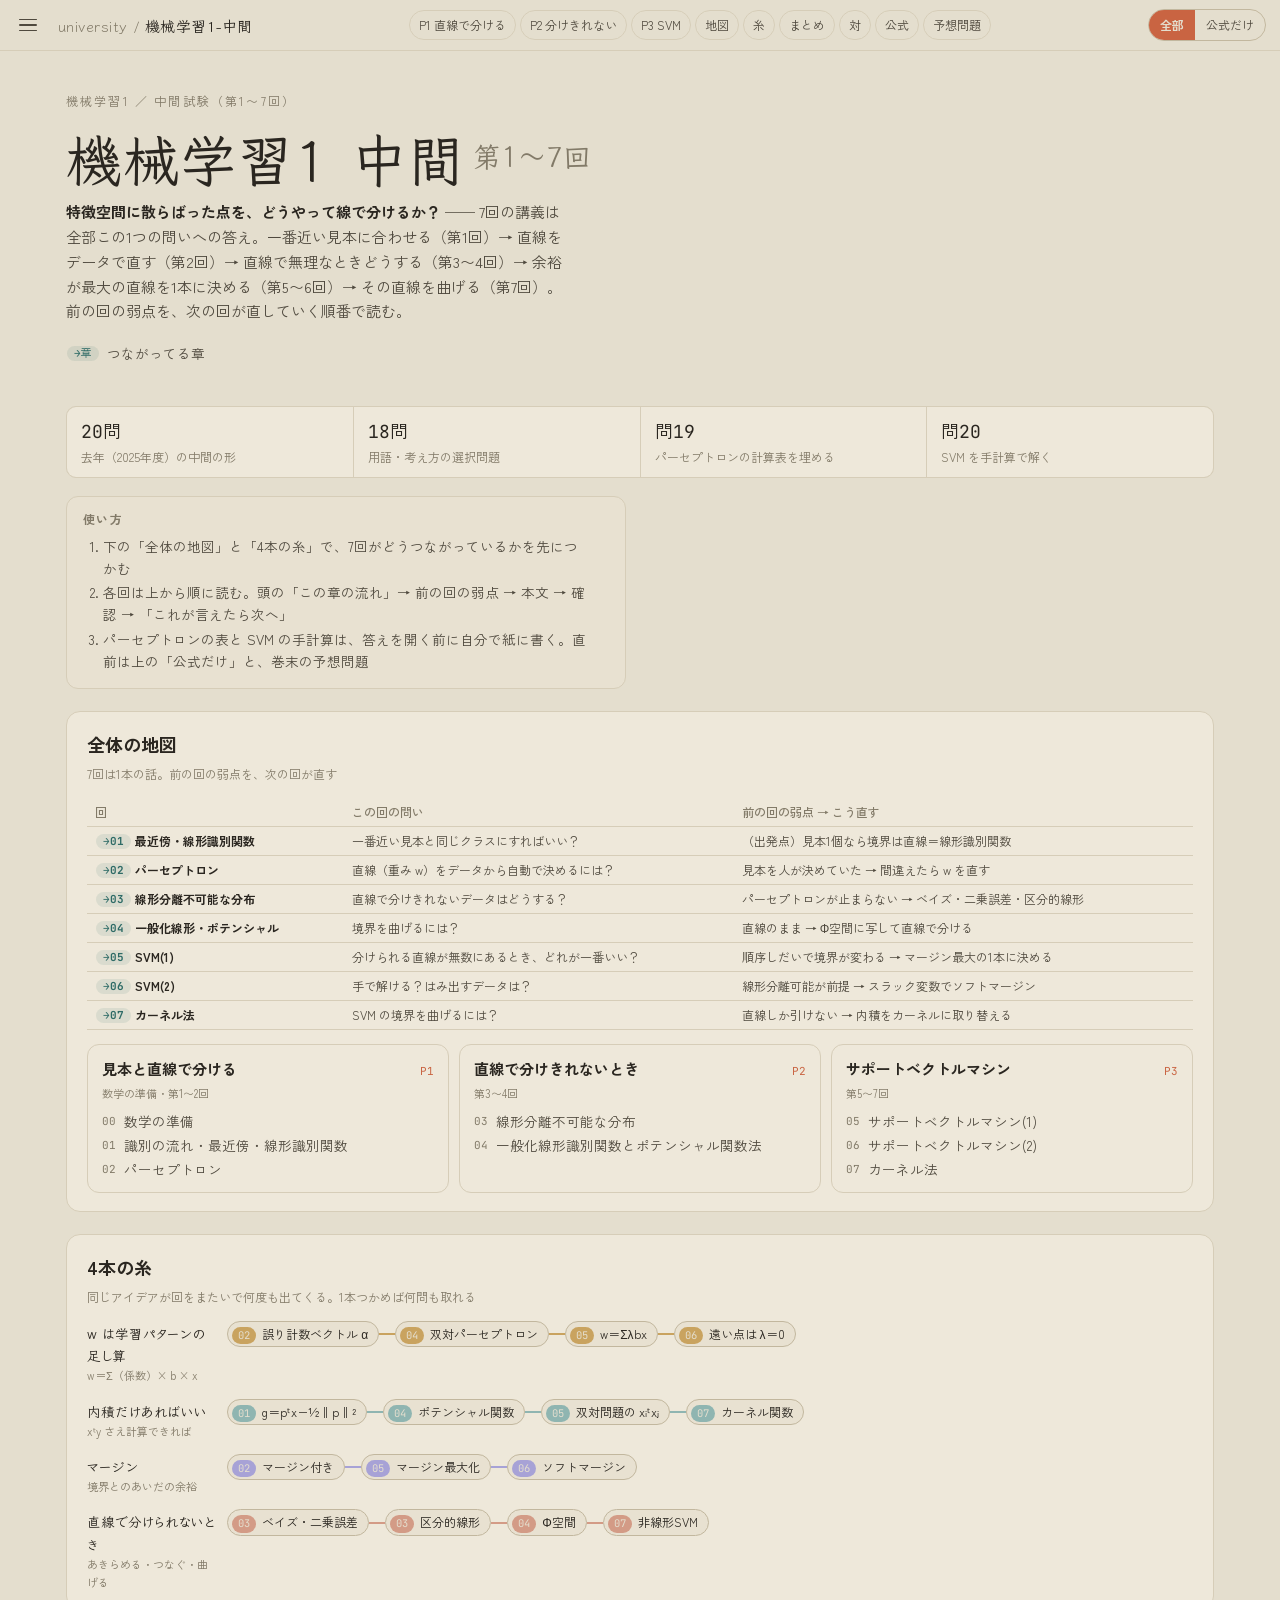
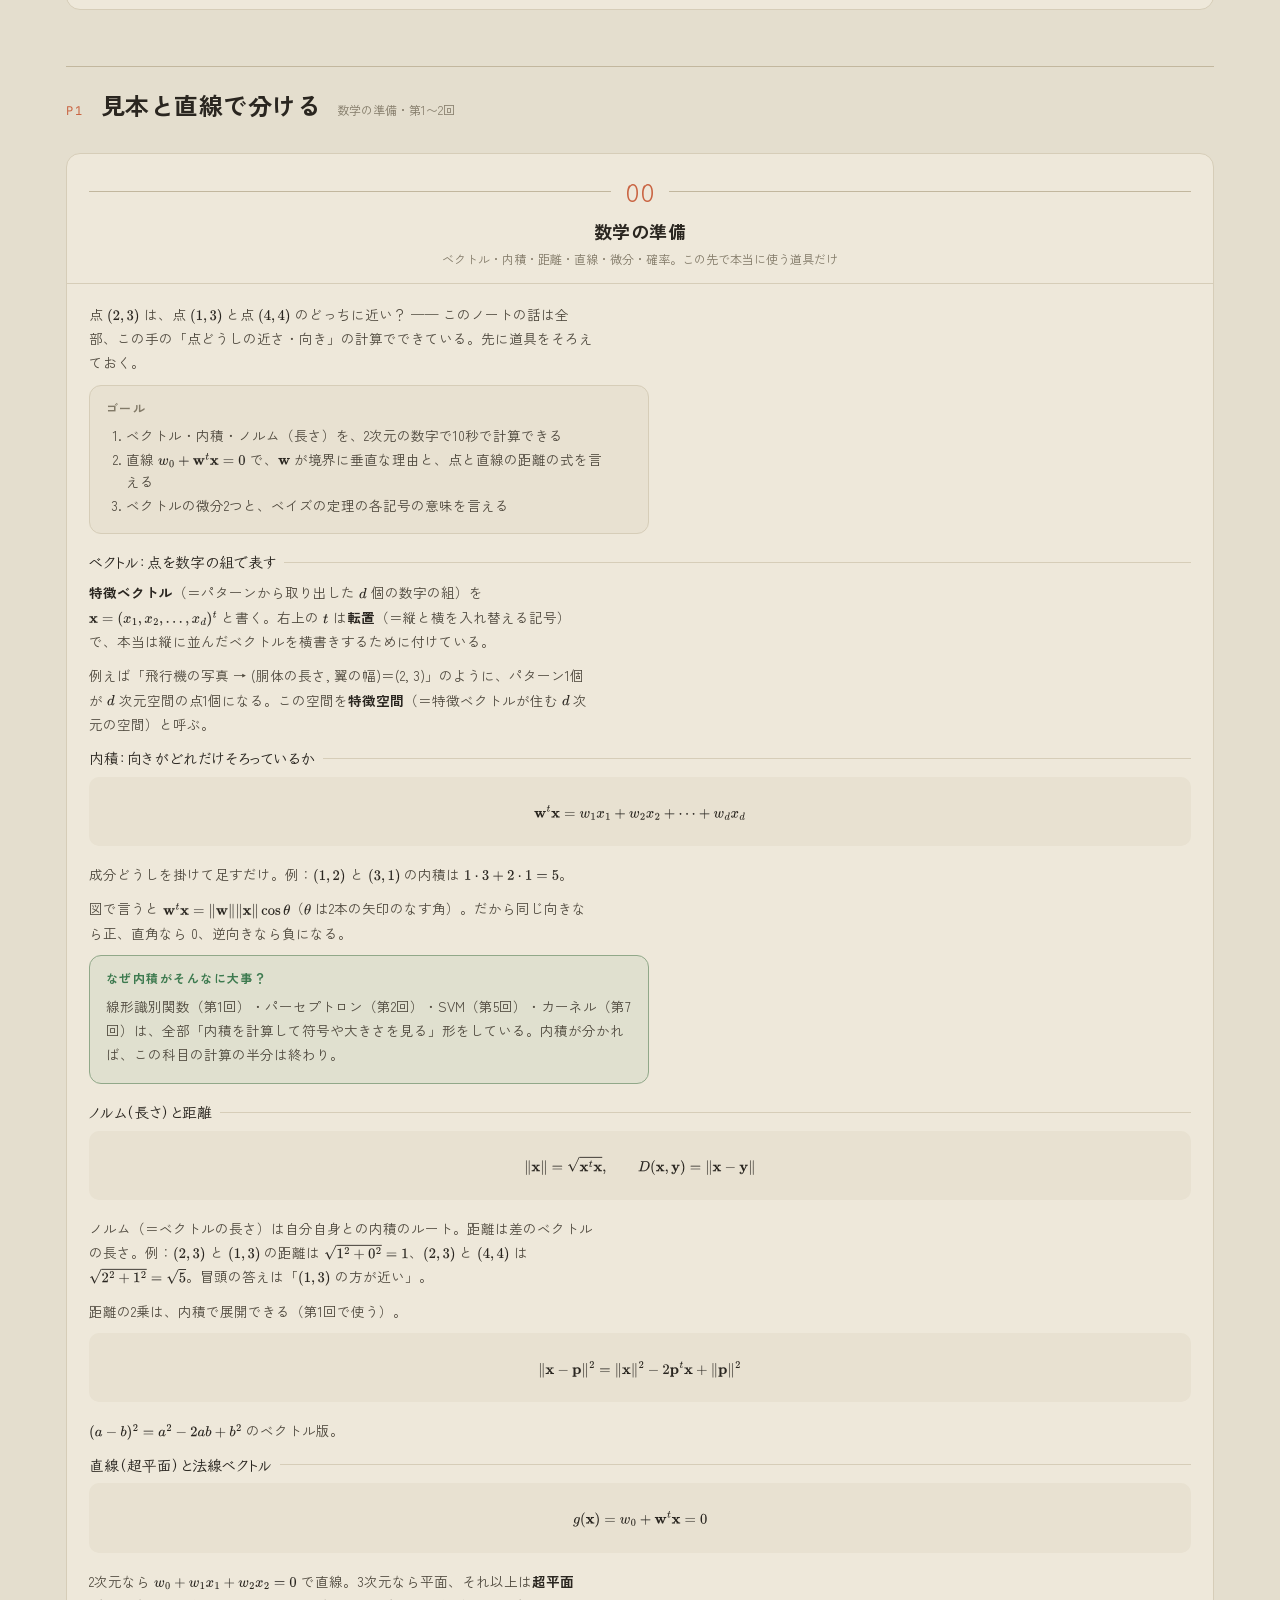
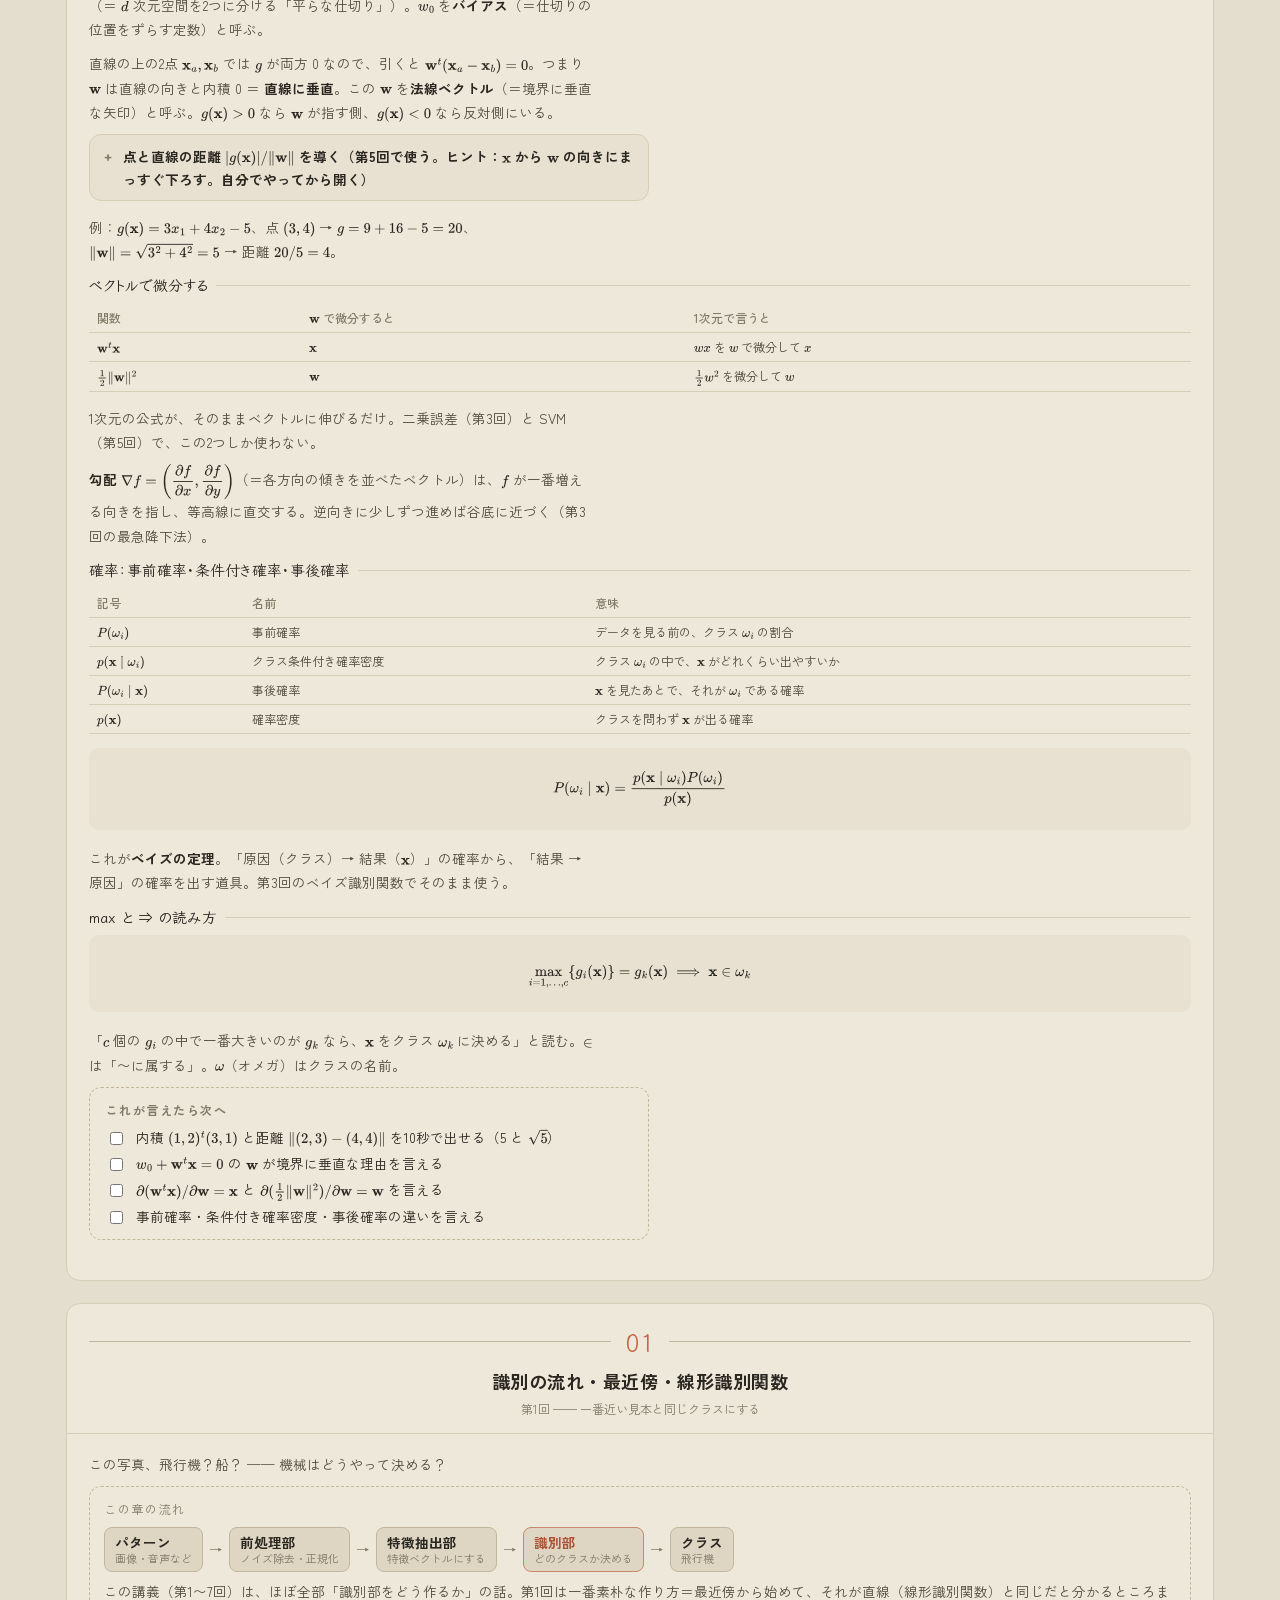
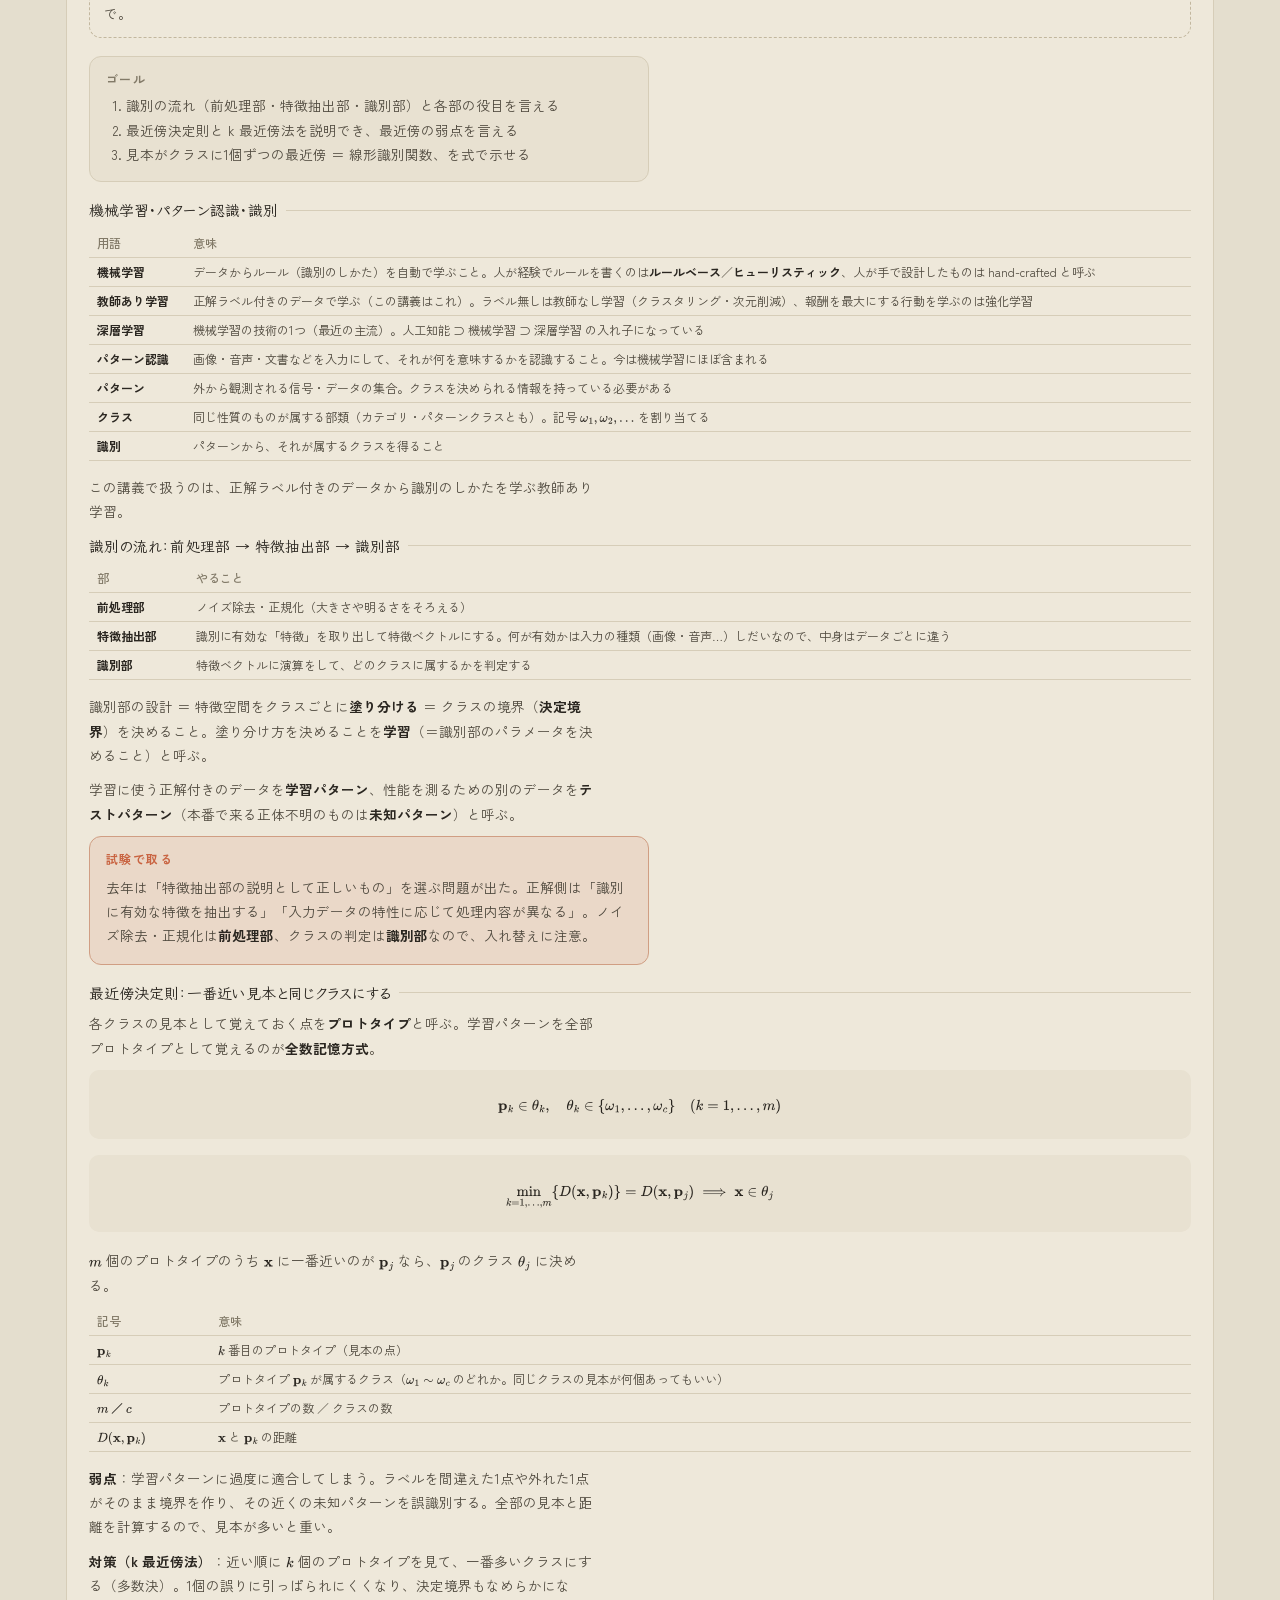
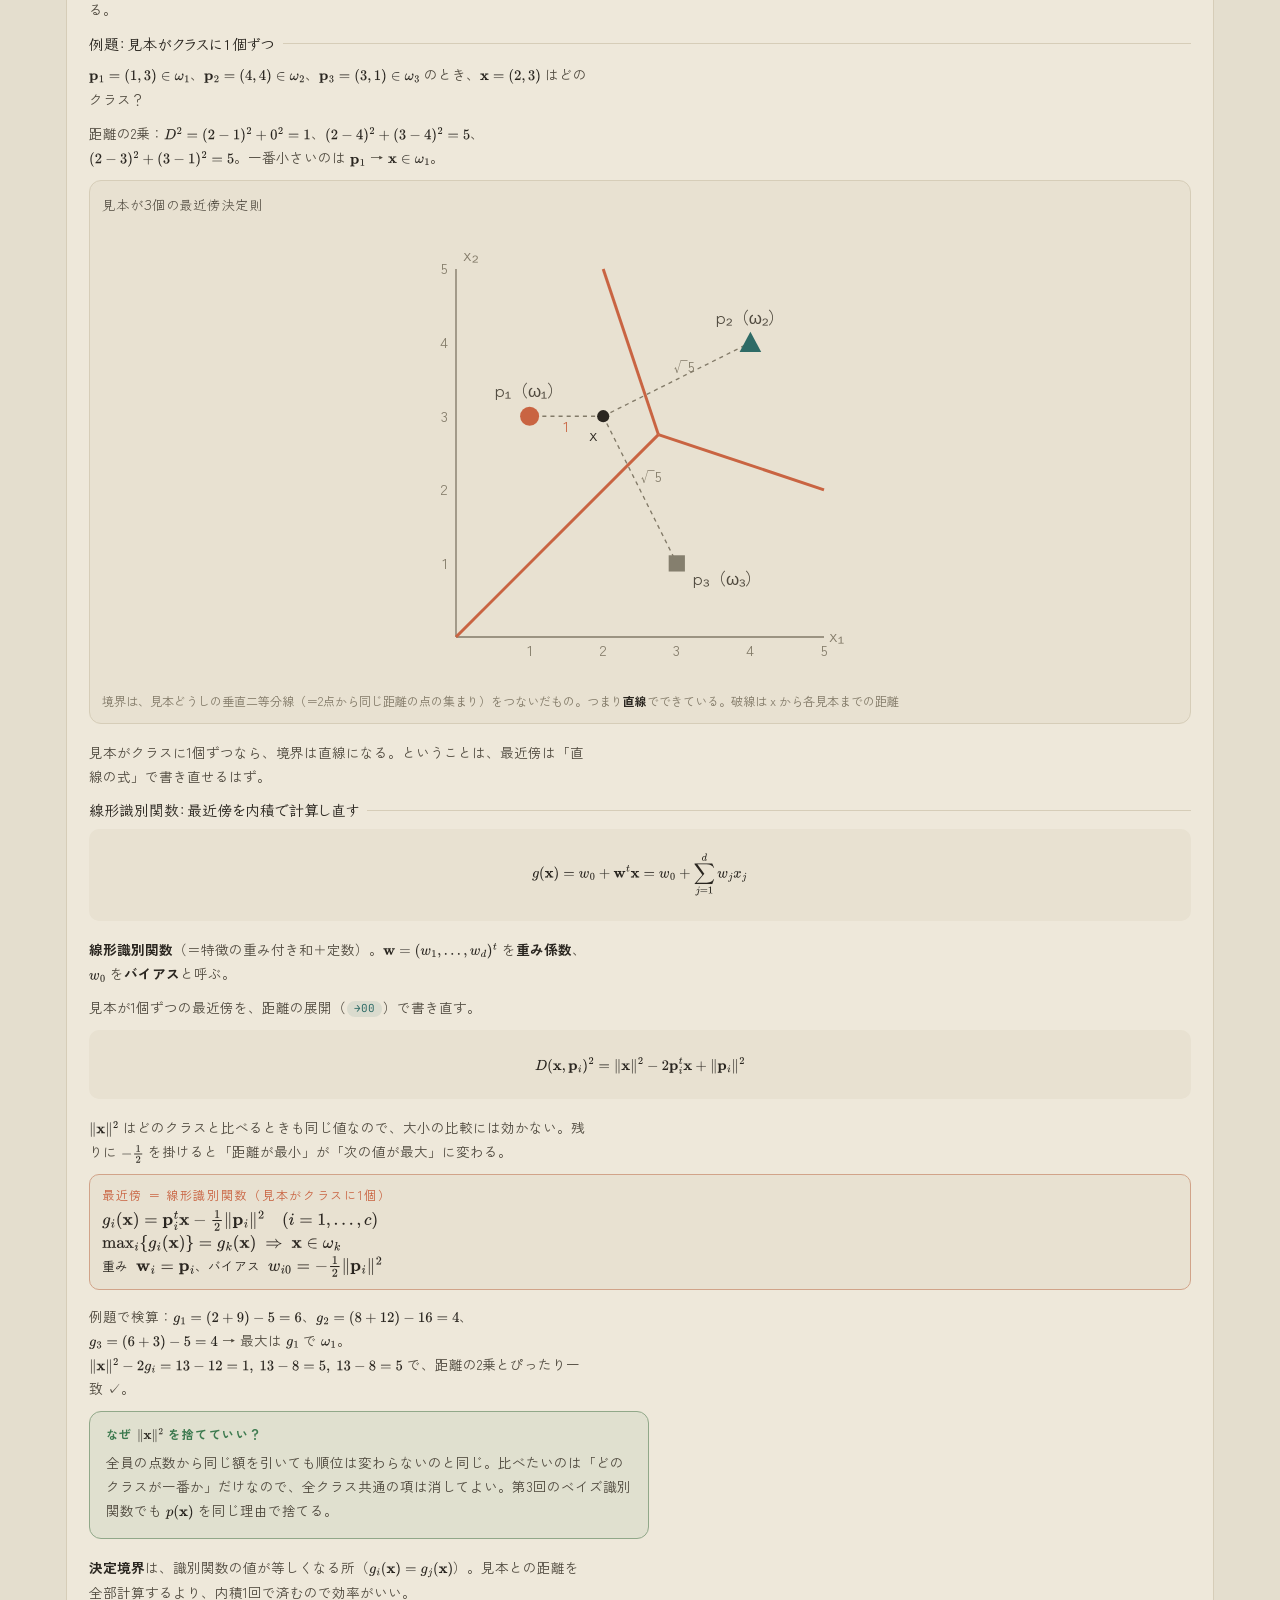
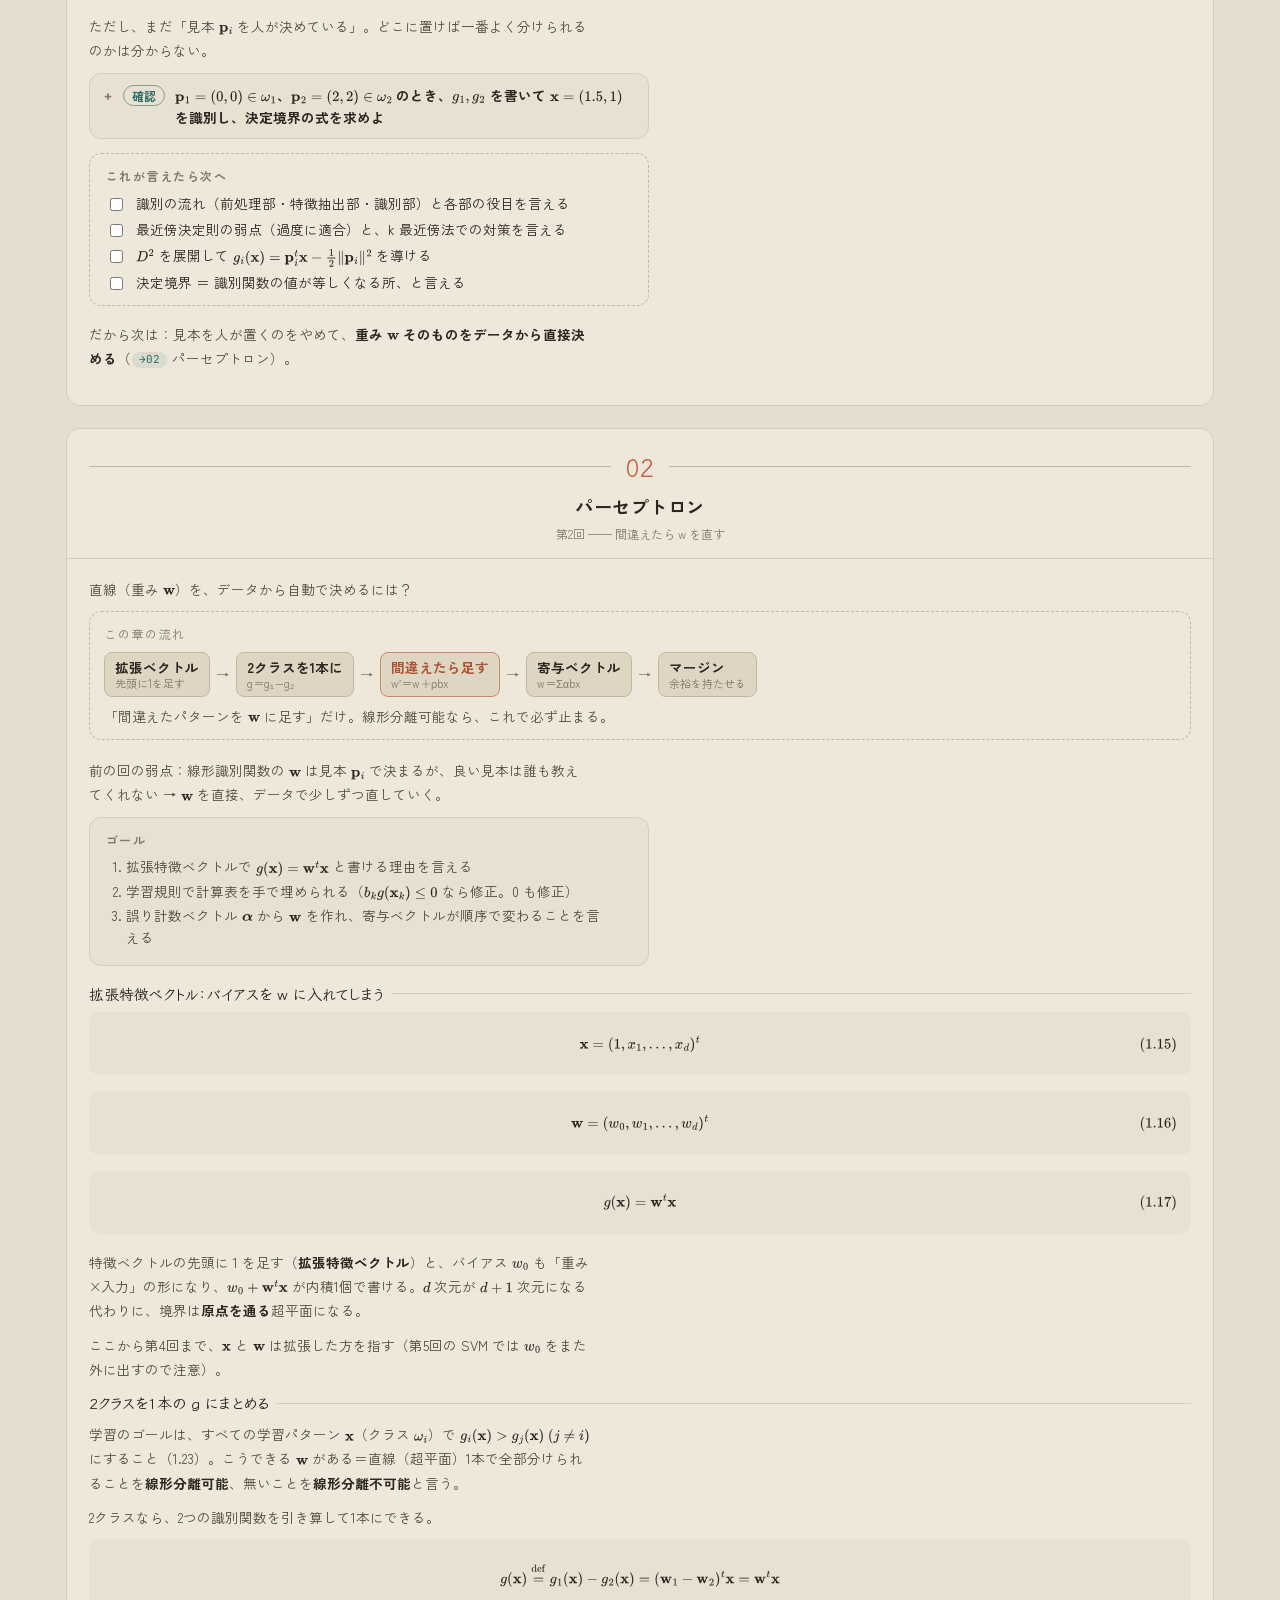
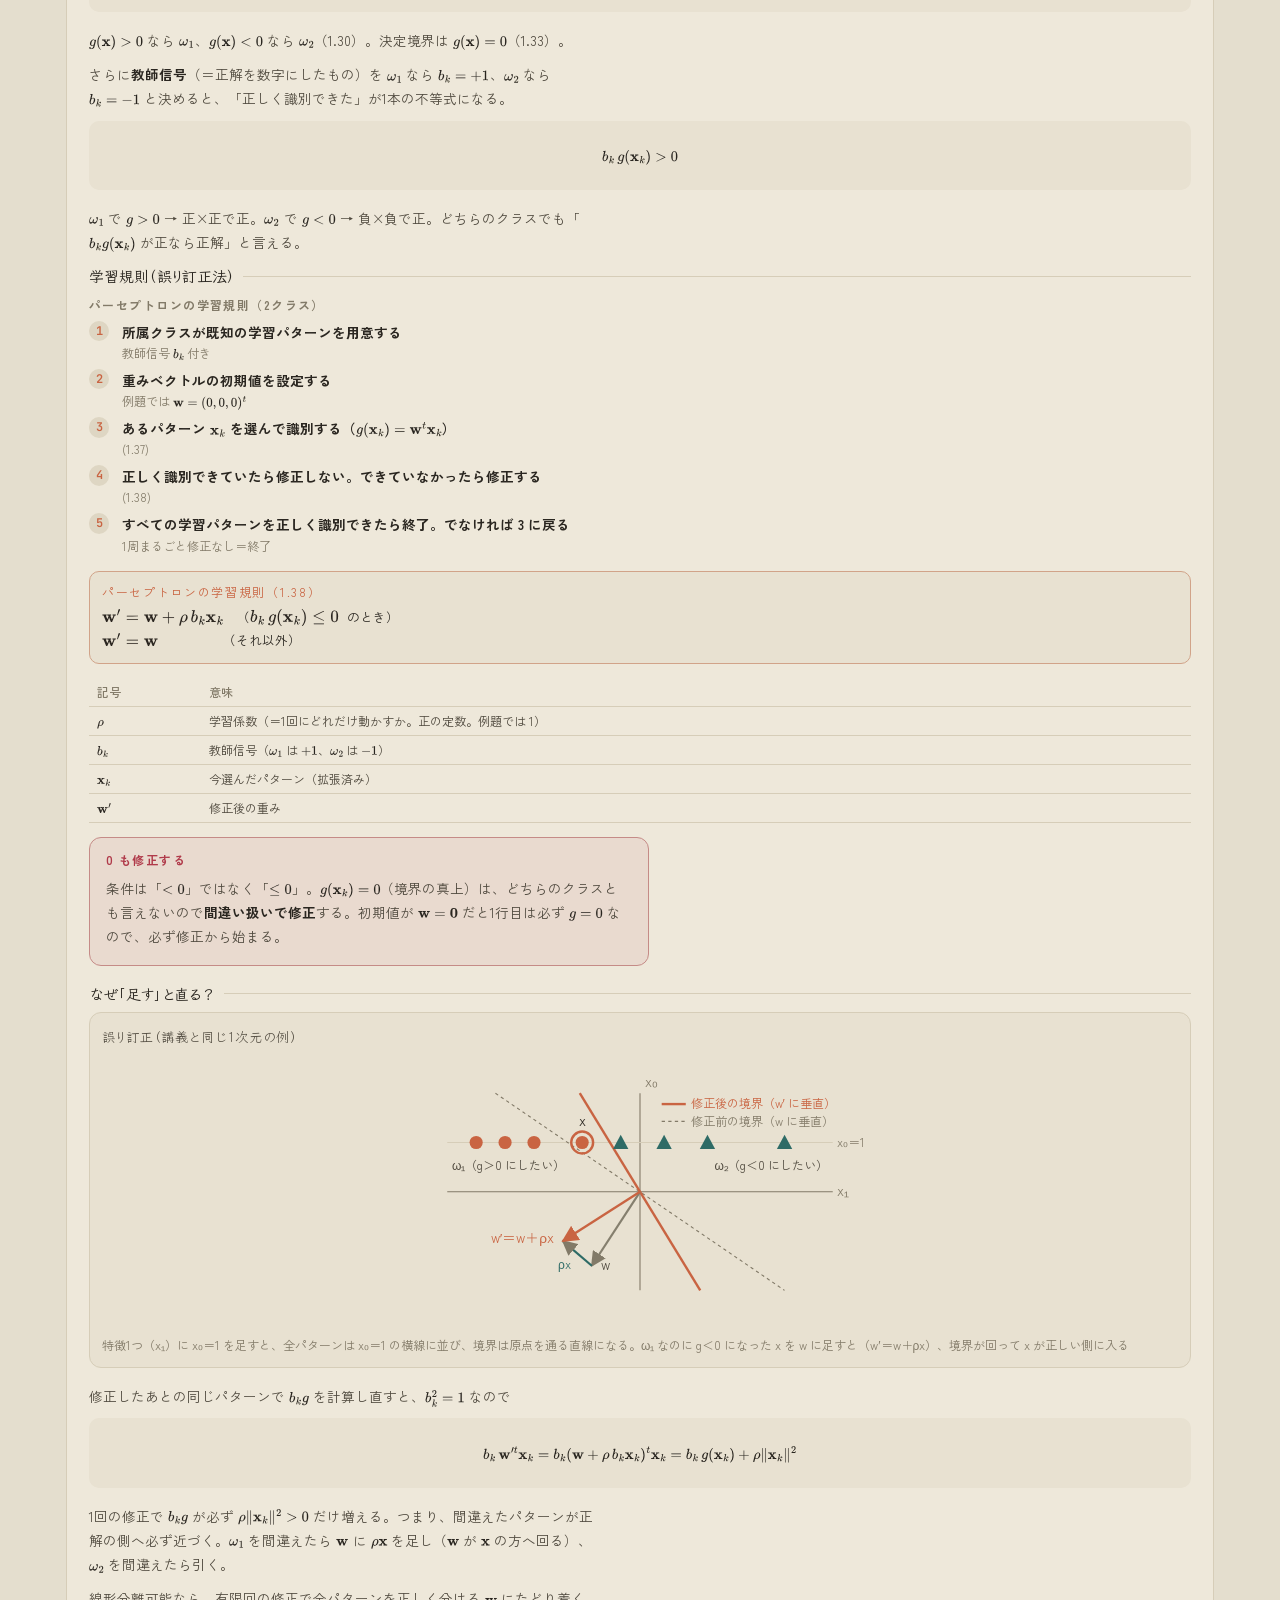
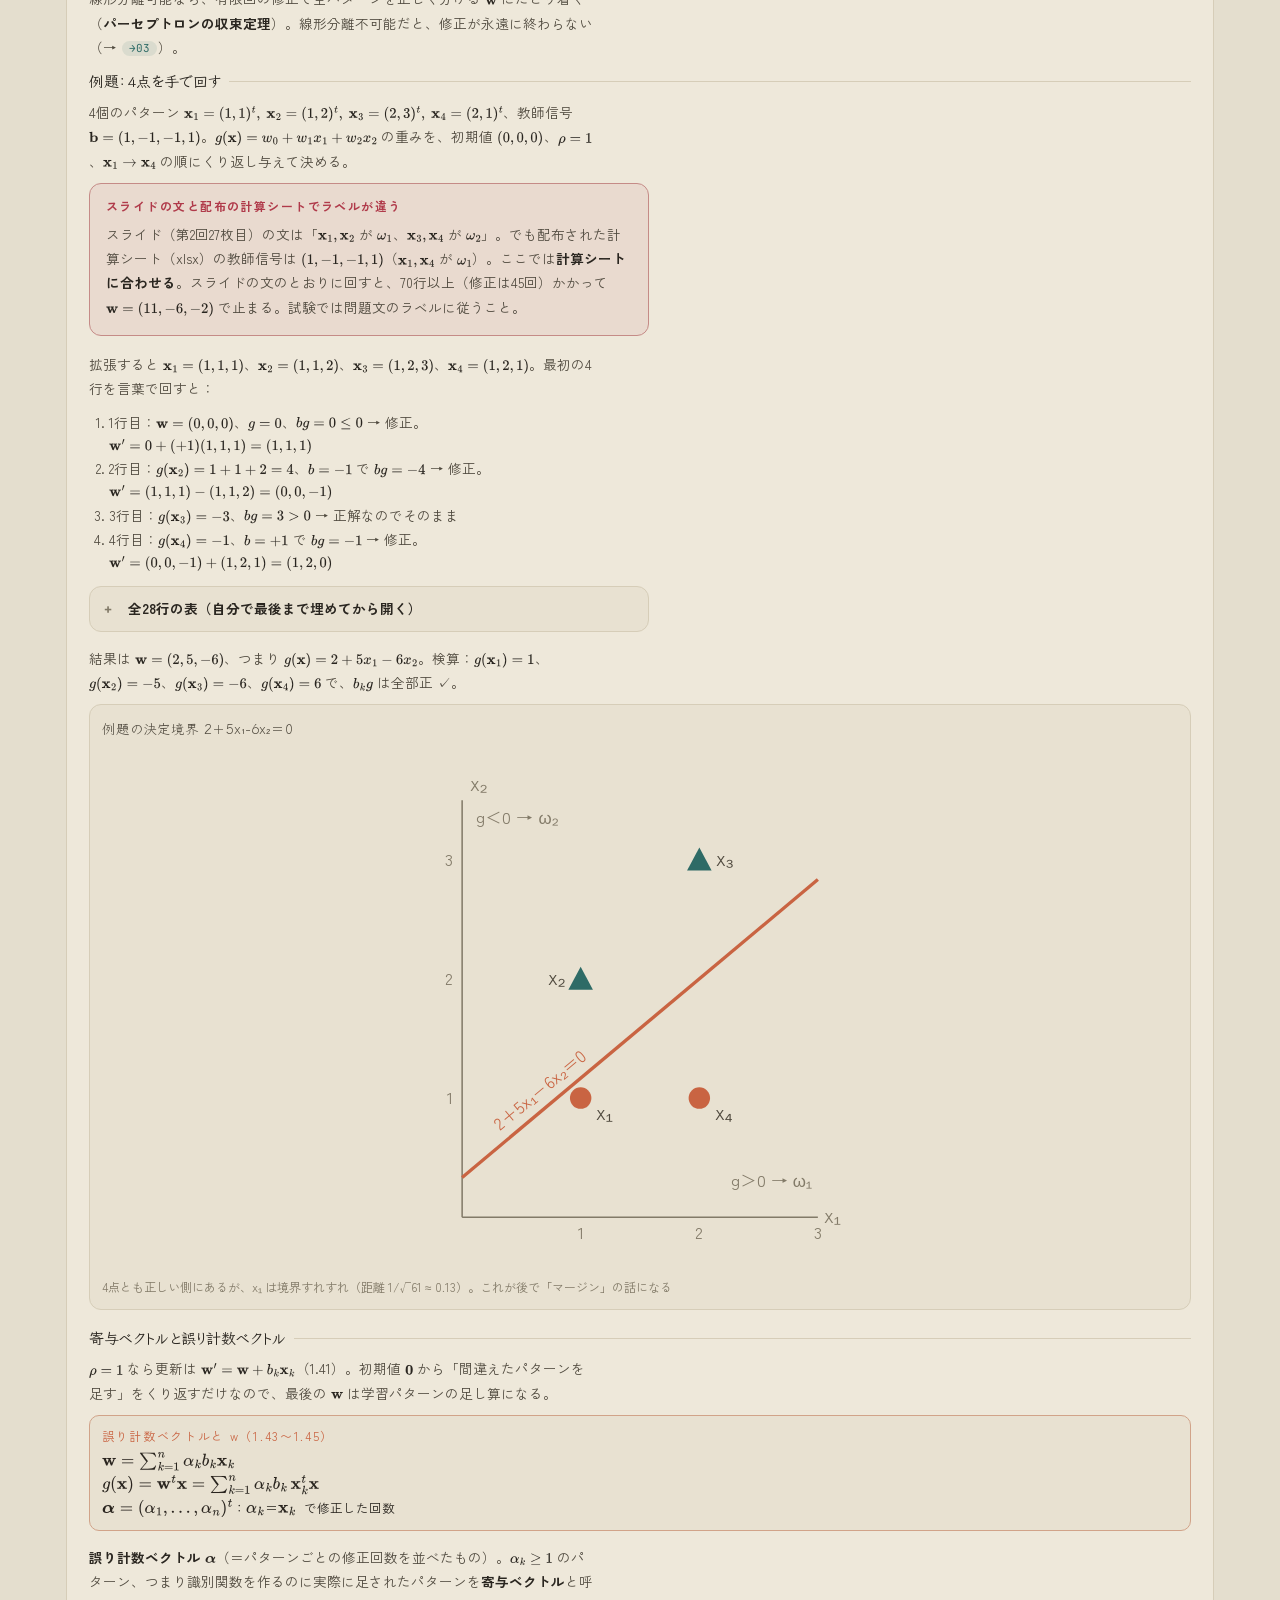
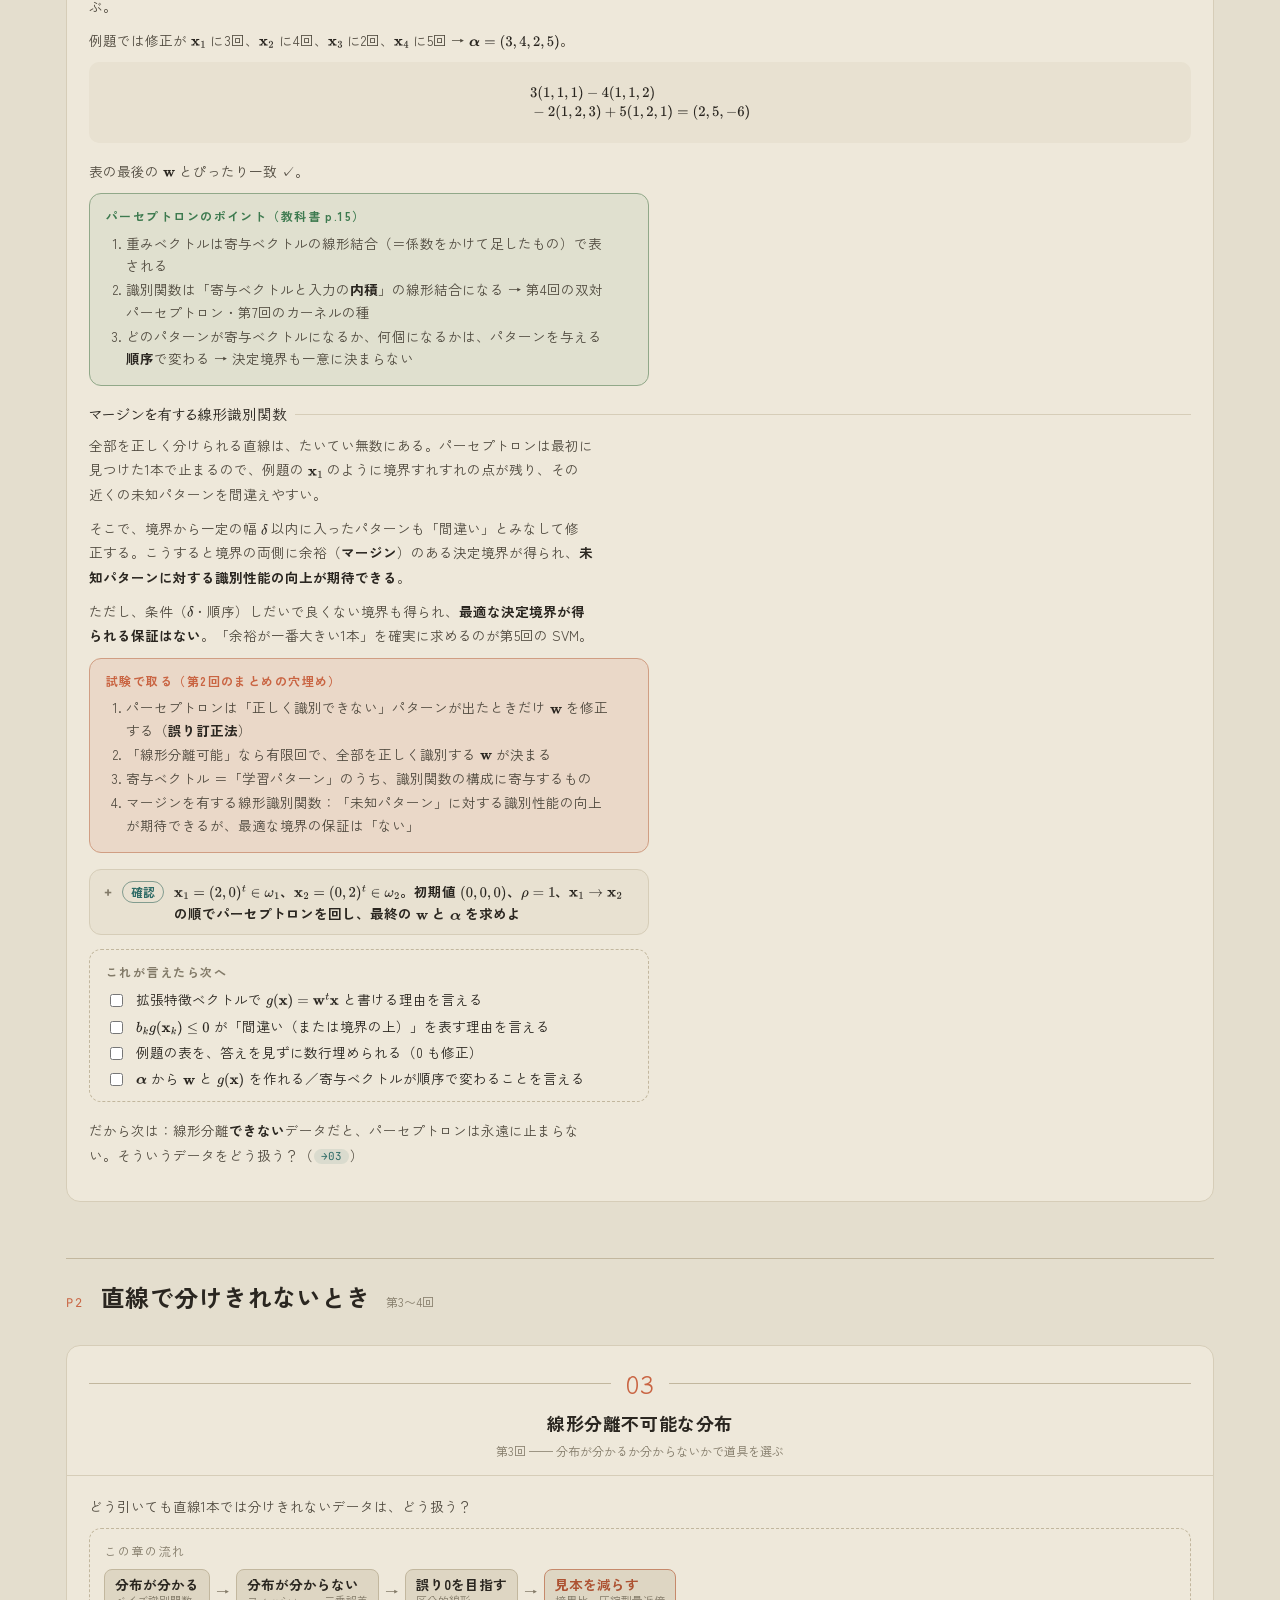
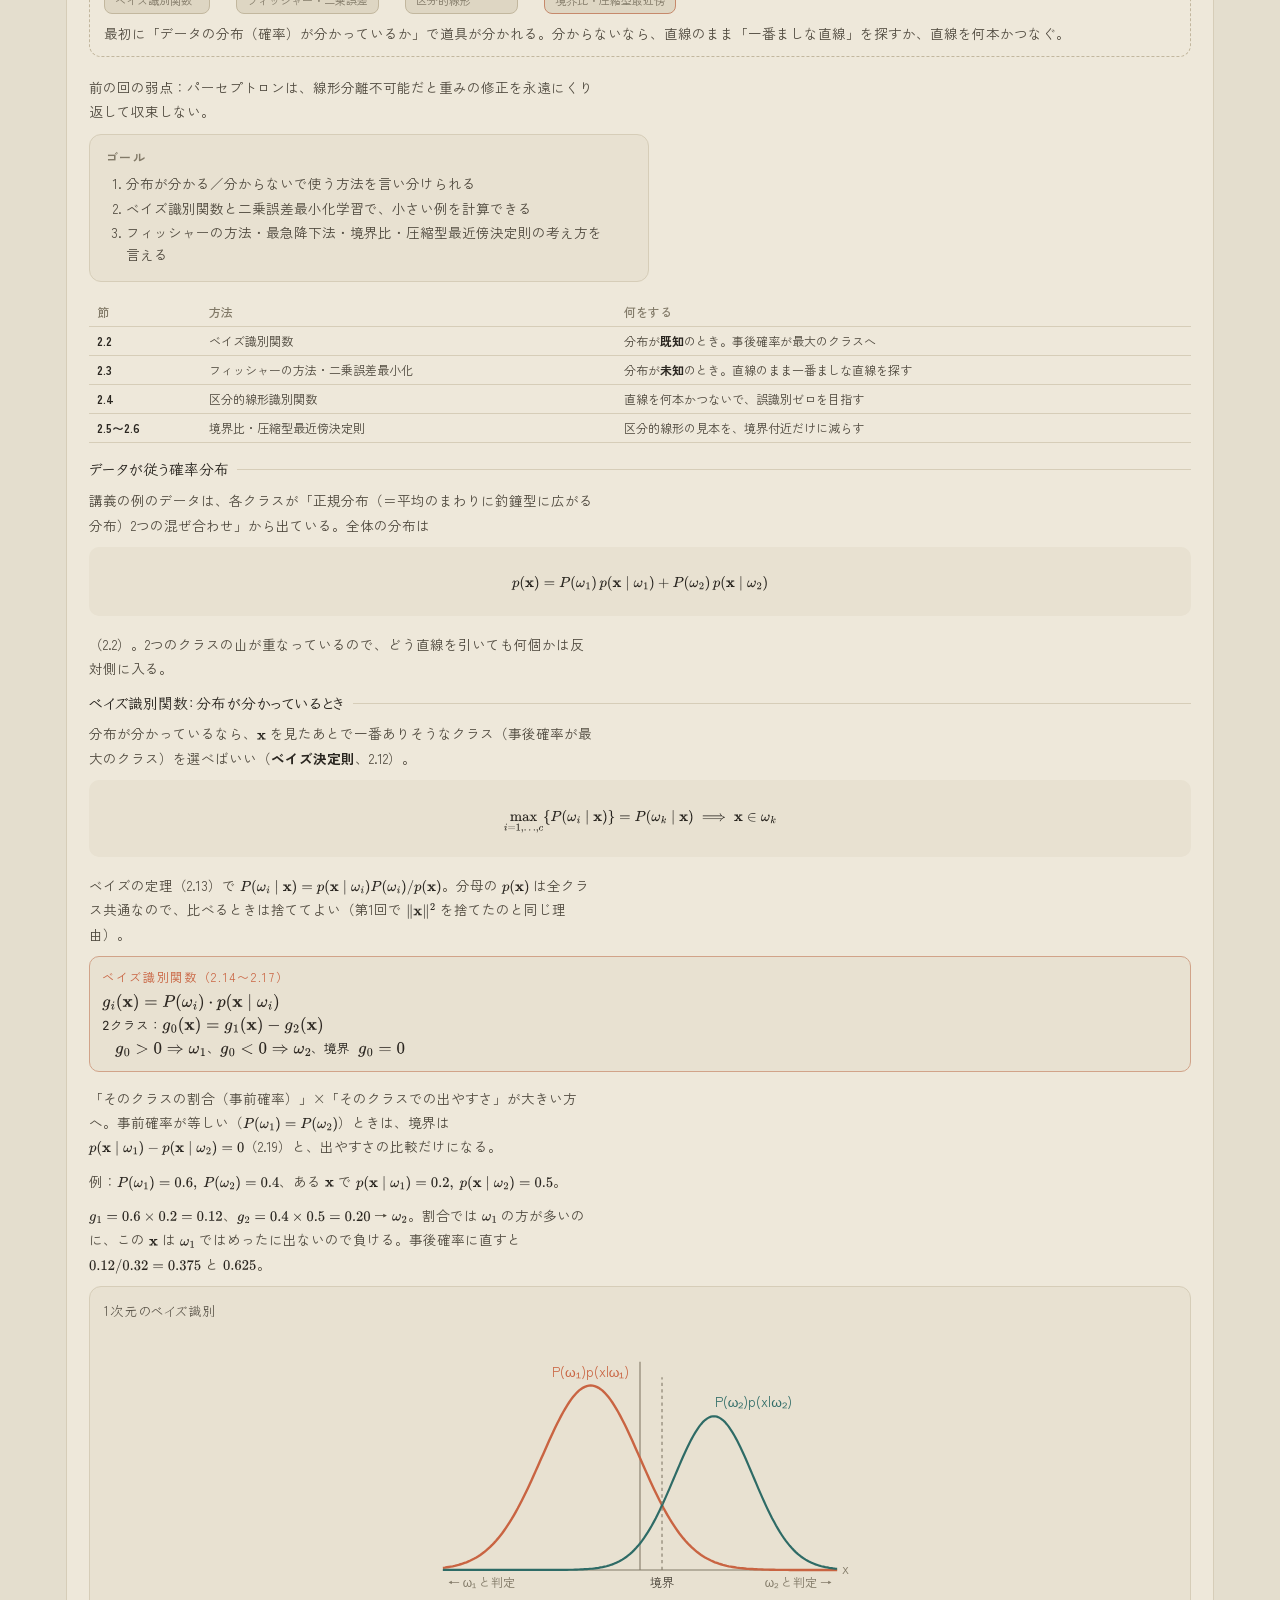
<file: docs/university/機械学習1-中間/index.html>
<!doctype html>
<html lang="ja">
<head>
<meta charset="utf-8">
<meta name="viewport" content="width=device-width,initial-scale=1,viewport-fit=cover">
<title>機械学習1 中間</title>
<link rel="preconnect" href="https://fonts.googleapis.com">
<link rel="preconnect" href="https://fonts.gstatic.com" crossorigin>
<link rel="stylesheet" href="https://fonts.googleapis.com/css2?family=Klee+One:wght@400;600&family=Zen+Kaku+Gothic+New:wght@400;500;700&family=JetBrains+Mono:wght@400;600&display=swap">
<link rel="stylesheet" href="../../_/theme.css">
<link rel="stylesheet" href="../../_/blocks.css">
<script>
  // 表示前にテーマとサイドバーの状態を当てて、チラつきを防ぐ
  (function () {
    var r = document.documentElement;
    try {
      var t = localStorage.getItem("hub-theme"); if (t) r.setAttribute("data-theme", t);
      if (localStorage.getItem("hub-pinned") === "1" && matchMedia("(min-width:761px)").matches) r.classList.add("pinned");
    } catch (e) {}
  })();
  window.HUB = { root: "../../", assets: "../../_/", path: "university/機械学習1-中間" };
</script>
<script>window.NOTE_MACROS = {"vx": "{\\mathbf{x}}", "vy": "{\\mathbf{y}}", "vw": "{\\mathbf{w}}", "vp": "{\\mathbf{p}}", "vm": "{\\mathbf{m}}", "vb": "{\\mathbf{b}}", "vX": "{\\mathbf{X}}", "vphi": "{\\boldsymbol{\\phi}}", "vlam": "{\\boldsymbol{\\lambda}}", "valpha": "{\\boldsymbol{\\alpha}}"};</script>
<script src="../../_/math.js"></script>
<script src="../../_/mathjax/tex-svg.js" defer></script>
</head>
<body>
<div class="scrim" id="scrim"></div>
<aside class="drawer" id="drawer" aria-label="ノート一覧">
  <div class="dr-head">
    <a class="dr-brand" href="../../index.html">Notebook <span>Hub</span></a>
    <button type="button" class="dr-close" id="btn-close" aria-label="閉じる">×</button>
  </div>
  <div class="dr-search"><input id="filter" type="search" placeholder="ノート名・中身で検索" autocomplete="off" spellcheck="false"></div>
  <nav class="dr-nav" id="nav"></nav>
  <div class="dr-foot">
    <span>テーマ</span>
    <div class="theme-seg" role="group" aria-label="テーマ">
      <button type="button" data-theme-set="light">ライト</button>
      <button type="button" data-theme-set="dark">ダーク</button>
    </div>
  </div>
</aside>

<div class="page">
  <header class="top"><div class="top-in">
    <button type="button" class="menu" id="btn-menu" aria-label="ノート一覧" aria-controls="drawer"><span></span><span></span><span></span></button>
    <a class="here" href="#top"><span class=up>university</span><i>/</i>機械学習1-中間</a>
    <nav class="chips" aria-label="章"><a href="#p1">P1 直線で分ける</a><a href="#p2">P2 分けきれない</a><a href="#p3">P3 SVM</a><a href="#map">地図</a><a href="#metro">糸</a><a href="#summary">まとめ</a><a href="#pairs">対</a><a href="#formulas">公式</a><a href="#yosou">予想問題</a></nav>
    <div class="filters" role="group" aria-label="表示の切替"><button type="button" data-mode="all" aria-pressed="true">全部</button><button type="button" data-mode="fx">公式だけ</button></div>
  </div></header>
  <main class="wrap" id="top">
<header class="cover"><div class="eyebrow">機械学習1 ／ 中間試験（第1〜7回）</div><h1>機械学習1 中間<span class="k">第1〜7回</span></h1><p class="lead"><b>特徴空間に散らばった点を、どうやって線で分けるか？</b> ── 7回の講義は全部この1つの問いへの答え。一番近い見本に合わせる（第1回）→ 直線をデータで直す（第2回）→ 直線で無理なときどうする（第3〜4回）→ 余裕が最大の直線を1本に決める（第5〜6回）→ その直線を曲げる（第7回）。前の回の弱点を、次の回が直していく順番で読む。</p><div class="legend"><span><span class="xr">→章</span> つながってる章</span></div></header><div class="stats"><div><div class="n">20問</div><div class="l">去年（2025年度）の中間の形</div></div><div><div class="n">18問</div><div class="l">用語・考え方の選択問題</div></div><div><div class="n">問19</div><div class="l">パーセプトロンの計算表を埋める</div></div><div><div class="n">問20</div><div class="l">SVM を手計算で解く</div></div></div><div class="box goal"><div class="bh">使い方</div><ol class="ol"><li>下の「全体の地図」と「4本の糸」で、7回がどうつながっているかを先につかむ</li><li>各回は上から順に読む。頭の「この章の流れ」→ 前の回の弱点 → 本文 → 確認 → 「これが言えたら次へ」</li><li>パーセプトロンの表と SVM の手計算は、答えを開く前に自分で紙に書く。直前は上の「公式だけ」と、巻末の予想問題</li></ol></div>
<section class="board" id="map"><h3>全体の地図</h3><div class="bsub">7回は1本の話。前の回の弱点を、次の回が直す</div><div class="bb">
<div class="tbw k"><table class="tb"><thead><tr><th>回</th><th>この回の問い</th><th>前の回の弱点 → こう直す</th></tr></thead><tbody><tr class=""><td><a class="xr" href="#c-01">→01</a> 最近傍・線形識別関数</td><td>一番近い見本と同じクラスにすればいい？</td><td>（出発点）見本1個なら境界は直線＝線形識別関数</td></tr><tr class=""><td><a class="xr" href="#c-02">→02</a> パーセプトロン</td><td>直線（重み w）をデータから自動で決めるには？</td><td>見本を人が決めていた → 間違えたら w を直す</td></tr><tr class=""><td><a class="xr" href="#c-03">→03</a> 線形分離不可能な分布</td><td>直線で分けきれないデータはどうする？</td><td>パーセプトロンが止まらない → ベイズ・二乗誤差・区分的線形</td></tr><tr class=""><td><a class="xr" href="#c-04">→04</a> 一般化線形・ポテンシャル</td><td>境界を曲げるには？</td><td>直線のまま → Φ空間に写して直線で分ける</td></tr><tr class=""><td><a class="xr" href="#c-05">→05</a> SVM(1)</td><td>分けられる直線が無数にあるとき、どれが一番いい？</td><td>順序しだいで境界が変わる → マージン最大の1本に決める</td></tr><tr class=""><td><a class="xr" href="#c-06">→06</a> SVM(2)</td><td>手で解ける？はみ出すデータは？</td><td>線形分離可能が前提 → スラック変数でソフトマージン</td></tr><tr class=""><td><a class="xr" href="#c-07">→07</a> カーネル法</td><td>SVM の境界を曲げるには？</td><td>直線しか引けない → 内積をカーネルに取り替える</td></tr></tbody></table></div><div class="pgrid"><div class="pcard"><div class="h"><b>見本と直線で分ける</b><span>P1</span></div><div class="fld">数学の準備・第1〜2回</div><ul><li><a href="#c-00"><i>00</i>数学の準備</a></li><li><a href="#c-01"><i>01</i>識別の流れ・最近傍・線形識別関数</a></li><li><a href="#c-02"><i>02</i>パーセプトロン</a></li></ul></div><div class="pcard"><div class="h"><b>直線で分けきれないとき</b><span>P2</span></div><div class="fld">第3〜4回</div><ul><li><a href="#c-03"><i>03</i>線形分離不可能な分布</a></li><li><a href="#c-04"><i>04</i>一般化線形識別関数とポテンシャル関数法</a></li></ul></div><div class="pcard"><div class="h"><b>サポートベクトルマシン</b><span>P3</span></div><div class="fld">第5〜7回</div><ul><li><a href="#c-05"><i>05</i>サポートベクトルマシン(1)</a></li><li><a href="#c-06"><i>06</i>サポートベクトルマシン(2)</a></li><li><a href="#c-07"><i>07</i>カーネル法</a></li></ul></div></div></div></section>
<section class="board" id="metro"><h3>4本の糸</h3><div class="bsub">同じアイデアが回をまたいで何度も出てくる。1本つかめば何問も取れる</div><div class="bb">
<div class="metro"><div class="mline r0"><div class="nm">w は学習パターンの足し算<small>w＝Σ（係数）× b × x</small></div><div class="stations"><span class="st"><a href="#c-02"><i>02</i>誤り計数ベクトル α</a></span><span class="st"><a href="#c-04"><i>04</i>双対パーセプトロン</a></span><span class="st"><a href="#c-05"><i>05</i>w＝Σλbx</a></span><span class="st"><a href="#c-06"><i>06</i>遠い点は λ＝0</a></span></div></div><div class="mline r1"><div class="nm">内積だけあればいい<small>xᵗy さえ計算できれば</small></div><div class="stations"><span class="st"><a href="#c-01"><i>01</i>g＝pᵗx−½‖p‖²</a></span><span class="st"><a href="#c-04"><i>04</i>ポテンシャル関数</a></span><span class="st"><a href="#c-05"><i>05</i>双対問題の xᵢᵗxⱼ</a></span><span class="st"><a href="#c-07"><i>07</i>カーネル関数</a></span></div></div><div class="mline r2"><div class="nm">マージン<small>境界とのあいだの余裕</small></div><div class="stations"><span class="st"><a href="#c-02"><i>02</i>マージン付き</a></span><span class="st"><a href="#c-05"><i>05</i>マージン最大化</a></span><span class="st"><a href="#c-06"><i>06</i>ソフトマージン</a></span></div></div><div class="mline r3"><div class="nm">直線で分けられないとき<small>あきらめる・つなぐ・曲げる</small></div><div class="stations"><span class="st"><a href="#c-03"><i>03</i>ベイズ・二乗誤差</a></span><span class="st"><a href="#c-03"><i>03</i>区分的線形</a></span><span class="st"><a href="#c-04"><i>04</i>Φ空間</a></span><span class="st"><a href="#c-07"><i>07</i>非線形SVM</a></span></div></div></div></div></section>
<div class="part" id="p1"><span class="pn">P1</span><h2>見本と直線で分ける</h2><span class="pf">数学の準備・第1〜2回</span></div>
<section class="sheet" id="c-00"><header class="sh-head"><div class="divider"><span class="no">00</span></div><h3>数学の準備</h3><div class="sub">ベクトル・内積・距離・直線・微分・確率。この先で本当に使う道具だけ</div></header><div class="sh-body">
<p class="note">点 \((2,3)\) は、点 \((1,3)\) と点 \((4,4)\) のどっちに近い？ ── このノートの話は全部、この手の「点どうしの近さ・向き」の計算でできている。先に道具をそろえておく。</p><div class="box goal"><div class="bh">ゴール</div><ol class="ol"><li>ベクトル・内積・ノルム（長さ）を、2次元の数字で10秒で計算できる</li><li>直線 \(w_0+\vw^t\vx=0\) で、\(\vw\) が境界に垂直な理由と、点と直線の距離の式を言える</li><li>ベクトルの微分2つと、ベイズの定理の各記号の意味を言える</li></ol></div><div class="sec">ベクトル：点を数字の組で表す</div><p class="note"><b>特徴ベクトル</b>（＝パターンから取り出した \(d\) 個の数字の組）を \(\vx=(x_1,x_2,\dots,x_d)^t\) と書く。右上の \(t\) は<b>転置</b>（＝縦と横を入れ替える記号）で、本当は縦に並んだベクトルを横書きするために付けている。</p><p class="note">例えば「飛行機の写真 → (胴体の長さ, 翼の幅)＝(2, 3)」のように、パターン1個が \(d\) 次元空間の点1個になる。この空間を<b>特徴空間</b>（＝特徴ベクトルが住む \(d\) 次元の空間）と呼ぶ。</p><div class="sec">内積：向きがどれだけそろっているか</div><div class="eq">\[\vw^t\vx = w_1x_1+w_2x_2+\cdots+w_dx_d\]</div><p class="note">成分どうしを掛けて足すだけ。例：\((1,2)\) と \((3,1)\) の内積は \(1\cdot3+2\cdot1=5\)。</p><p class="note">図で言うと \(\vw^t\vx=\lVert\vw\rVert\lVert\vx\rVert\cos\theta\)（\(\theta\) は2本の矢印のなす角）。だから同じ向きなら正、直角なら 0、逆向きなら負になる。</p><div class="box why"><div class="bh">なぜ内積がそんなに大事？</div><p class="note">線形識別関数（第1回）・パーセプトロン（第2回）・SVM（第5回）・カーネル（第7回）は、全部「内積を計算して符号や大きさを見る」形をしている。内積が分かれば、この科目の計算の半分は終わり。</p></div><div class="sec">ノルム（長さ）と距離</div><div class="eq">\[\lVert\vx\rVert=\sqrt{\vx^t\vx},\qquad D(\vx,\vy)=\lVert\vx-\vy\rVert\]</div><p class="note">ノルム（＝ベクトルの長さ）は自分自身との内積のルート。距離は差のベクトルの長さ。例：\((2,3)\) と \((1,3)\) の距離は \(\sqrt{1^2+0^2}=1\)、\((2,3)\) と \((4,4)\) は \(\sqrt{2^2+1^2}=\sqrt5\)。冒頭の答えは「\((1,3)\) の方が近い」。</p><p class="note">距離の2乗は、内積で展開できる（第1回で使う）。</p><div class="eq">\[\lVert\vx-\vp\rVert^2=\lVert\vx\rVert^2-2\vp^t\vx+\lVert\vp\rVert^2\]</div><p class="note">\((a-b)^2=a^2-2ab+b^2\) のベクトル版。</p><div class="sec">直線（超平面）と法線ベクトル</div><div class="eq">\[g(\vx)=w_0+\vw^t\vx=0\]</div><p class="note">2次元なら \(w_0+w_1x_1+w_2x_2=0\) で直線。3次元なら平面、それ以上は<b>超平面</b>（＝ \(d\) 次元空間を2つに分ける「平らな仕切り」）。\(w_0\) を<b>バイアス</b>（＝仕切りの位置をずらす定数）と呼ぶ。</p><p class="note">直線の上の2点 \(\vx_a,\vx_b\) では \(g\) が両方 0 なので、引くと \(\vw^t(\vx_a-\vx_b)=0\)。つまり \(\vw\) は直線の向きと内積 0 ＝ <b>直線に垂直</b>。この \(\vw\) を<b>法線ベクトル</b>（＝境界に垂直な矢印）と呼ぶ。\(g(\vx)&gt;0\) なら \(\vw\) が指す側、\(g(\vx)&lt;0\) なら反対側にいる。</p><details class="fold"><summary><span>点と直線の距離 \(\lvert g(\vx)\rvert/\lVert\vw\rVert\) を導く（第5回で使う。ヒント：\(\vx\) から \(\vw\) の向きにまっすぐ下ろす。自分でやってから開く）</span></summary><div class="fb"><div class="steps"><ol><li><b>\(\vx\) から境界に下ろした垂線の足を \(\vx_p\)、距離を \(r\) として \(\vx=\vx_p+r\,\vw/\lVert\vw\rVert\)</b><span>垂線は \(\vw\) と平行。「\(\vw\) の向きに長さ \(r\) 進む」を式にしただけ（\(\vx\) が \(\vw\) 側にいるとき）</span></li><li><b>両辺を \(g\) に入れて \(g(\vx)=(w_0+\vw^t\vx_p)+r\,\vw^t\vw/\lVert\vw\rVert\) \(=r\lVert\vw\rVert\)</b><span>\(\vx_p\) は境界の上なので \(w_0+\vw^t\vx_p=0\)。\(\vw^t\vw=\lVert\vw\rVert^2\)</span></li><li><b>\(r=g(\vx)/\lVert\vw\rVert\)。反対側なら符号が逆なので \(r=\lvert g(\vx)\rvert/\lVert\vw\rVert\) ∎</b><span>距離は正の量なので絶対値でまとめる</span></li></ol></div></div></details><p class="note">例：\(g(\vx)=3x_1+4x_2-5\)、点 \((3,4)\) → \(g=9+16-5=20\)、\(\lVert\vw\rVert=\sqrt{3^2+4^2}=5\) → 距離 \(20/5=4\)。</p><div class="sec">ベクトルで微分する</div><div class="tbw k"><table class="tb"><thead><tr><th>関数</th><th>\(\vw\) で微分すると</th><th>1次元で言うと</th></tr></thead><tbody><tr class=""><td>\(\vw^t\vx\)</td><td>\(\vx\)</td><td>\(wx\) を \(w\) で微分して \(x\)</td></tr><tr class=""><td>\(\frac12\lVert\vw\rVert^2\)</td><td>\(\vw\)</td><td>\(\frac12w^2\) を微分して \(w\)</td></tr></tbody></table></div><p class="note">1次元の公式が、そのままベクトルに伸びるだけ。二乗誤差（第3回）と SVM（第5回）で、この2つしか使わない。</p><p class="note"><b>勾配</b> \(\nabla f=\left(\dfrac{\partial f}{\partial x},\dfrac{\partial f}{\partial y}\right)\)（＝各方向の傾きを並べたベクトル）は、\(f\) が一番増える向きを指し、等高線に直交する。逆向きに少しずつ進めば谷底に近づく（第3回の最急降下法）。</p><div class="sec">確率：事前確率・条件付き確率・事後確率</div><div class="tbw k"><table class="tb"><thead><tr><th>記号</th><th>名前</th><th>意味</th></tr></thead><tbody><tr class=""><td>\(P(\omega_i)\)</td><td>事前確率</td><td>データを見る前の、クラス \(\omega_i\) の割合</td></tr><tr class=""><td>\(p(\vx\mid\omega_i)\)</td><td>クラス条件付き確率密度</td><td>クラス \(\omega_i\) の中で、\(\vx\) がどれくらい出やすいか</td></tr><tr class=""><td>\(P(\omega_i\mid\vx)\)</td><td>事後確率</td><td>\(\vx\) を見たあとで、それが \(\omega_i\) である確率</td></tr><tr class=""><td>\(p(\vx)\)</td><td>確率密度</td><td>クラスを問わず \(\vx\) が出る確率</td></tr></tbody></table></div><div class="eq">\[P(\omega_i\mid\vx)=\frac{p(\vx\mid\omega_i)P(\omega_i)}{p(\vx)}\]</div><p class="note">これが<b>ベイズの定理</b>。「原因（クラス）→ 結果（\(\vx\)）」の確率から、「結果 → 原因」の確率を出す道具。第3回のベイズ識別関数でそのまま使う。</p><div class="sec">max と ⇒ の読み方</div><div class="eq">\[\max_{i=1,\dots,c}\{g_i(\vx)\}=g_k(\vx)\;\Longrightarrow\;\vx\in\omega_k\]</div><p class="note">「\(c\) 個の \(g_i\) の中で一番大きいのが \(g_k\) なら、\(\vx\) をクラス \(\omega_k\) に決める」と読む。\(\in\) は「〜に属する」。\(\omega\)（オメガ）はクラスの名前。</p><div class="check"><div class="bh">これが言えたら次へ</div><ul><li><label><input type="checkbox"><span>内積 \((1,2)^t(3,1)\) と距離 \(\lVert(2,3)-(4,4)\rVert\) を10秒で出せる（5 と \(\sqrt5\)）</span></label></li><li><label><input type="checkbox"><span>\(w_0+\vw^t\vx=0\) の \(\vw\) が境界に垂直な理由を言える</span></label></li><li><label><input type="checkbox"><span>\(\partial(\vw^t\vx)/\partial\vw=\vx\) と \(\partial(\frac12\lVert\vw\rVert^2)/\partial\vw=\vw\) を言える</span></label></li><li><label><input type="checkbox"><span>事前確率・条件付き確率密度・事後確率の違いを言える</span></label></li></ul></div></div></section>
<section class="sheet" id="c-01"><header class="sh-head"><div class="divider"><span class="no">01</span></div><h3>識別の流れ・最近傍・線形識別関数</h3><div class="sub">第1回 ── 一番近い見本と同じクラスにする</div></header><div class="sh-body">
<p class="note">この写真、飛行機？船？ ── 機械はどうやって決める？</p><div class="cmap"><div class="ml">この章の流れ</div><div class="flow"><span class="n">パターン<small>画像・音声など</small></span><span class="seg"><span class="a">→</span><span class="n">前処理部<small>ノイズ除去・正規化</small></span></span><span class="seg"><span class="a">→</span><span class="n">特徴抽出部<small>特徴ベクトルにする</small></span></span><span class="seg"><span class="a">→</span><span class="n o">識別部<small>どのクラスか決める</small></span></span><span class="seg"><span class="a">→</span><span class="n">クラス<small>飛行機</small></span></span></div><div class="gist">この講義（第1〜7回）は、ほぼ全部「識別部をどう作るか」の話。第1回は一番素朴な作り方＝最近傍から始めて、それが直線（線形識別関数）と同じだと分かるところまで。</div></div><div class="box goal"><div class="bh">ゴール</div><ol class="ol"><li>識別の流れ（前処理部・特徴抽出部・識別部）と各部の役目を言える</li><li>最近傍決定則と k 最近傍法を説明でき、最近傍の弱点を言える</li><li>見本がクラスに1個ずつの最近傍 ＝ 線形識別関数、を式で示せる</li></ol></div><div class="sec">機械学習・パターン認識・識別</div><div class="tbw k"><table class="tb"><thead><tr><th>用語</th><th>意味</th></tr></thead><tbody><tr class=""><td>機械学習</td><td>データからルール（識別のしかた）を自動で学ぶこと。人が経験でルールを書くのは<b>ルールベース</b>／<b>ヒューリスティック</b>、人が手で設計したものは hand-crafted と呼ぶ</td></tr><tr class=""><td>教師あり学習</td><td>正解ラベル付きのデータで学ぶ（この講義はこれ）。ラベル無しは教師なし学習（クラスタリング・次元削減）、報酬を最大にする行動を学ぶのは強化学習</td></tr><tr class=""><td>深層学習</td><td>機械学習の技術の1つ（最近の主流）。人工知能 ⊃ 機械学習 ⊃ 深層学習 の入れ子になっている</td></tr><tr class=""><td>パターン認識</td><td>画像・音声・文書などを入力にして、それが何を意味するかを認識すること。今は機械学習にほぼ含まれる</td></tr><tr class=""><td>パターン</td><td>外から観測される信号・データの集合。クラスを決められる情報を持っている必要がある</td></tr><tr class=""><td>クラス</td><td>同じ性質のものが属する部類（カテゴリ・パターンクラスとも）。記号 \(\omega_1,\omega_2,\dots\) を割り当てる</td></tr><tr class=""><td>識別</td><td>パターンから、それが属するクラスを得ること</td></tr></tbody></table></div><p class="note">この講義で扱うのは、正解ラベル付きのデータから識別のしかたを学ぶ教師あり学習。</p><div class="sec">識別の流れ：前処理部 → 特徴抽出部 → 識別部</div><div class="tbw k"><table class="tb"><thead><tr><th>部</th><th>やること</th></tr></thead><tbody><tr class=""><td>前処理部</td><td>ノイズ除去・正規化（大きさや明るさをそろえる）</td></tr><tr class=""><td>特徴抽出部</td><td>識別に有効な「特徴」を取り出して特徴ベクトルにする。何が有効かは入力の種類（画像・音声…）しだいなので、中身はデータごとに違う</td></tr><tr class=""><td>識別部</td><td>特徴ベクトルに演算をして、どのクラスに属するかを判定する</td></tr></tbody></table></div><p class="note">識別部の設計 ＝ 特徴空間をクラスごとに<b>塗り分ける</b> ＝ クラスの境界（<b>決定境界</b>）を決めること。塗り分け方を決めることを<b>学習</b>（＝識別部のパラメータを決めること）と呼ぶ。</p><p class="note">学習に使う正解付きのデータを<b>学習パターン</b>、性能を測るための別のデータを<b>テストパターン</b>（本番で来る正体不明のものは<b>未知パターン</b>）と呼ぶ。</p><div class="box exam"><div class="bh">試験で取る</div><p class="note">去年は「特徴抽出部の説明として正しいもの」を選ぶ問題が出た。正解側は「識別に有効な特徴を抽出する」「入力データの特性に応じて処理内容が異なる」。ノイズ除去・正規化は<b>前処理部</b>、クラスの判定は<b>識別部</b>なので、入れ替えに注意。</p></div><div class="sec">最近傍決定則：一番近い見本と同じクラスにする</div><p class="note">各クラスの見本として覚えておく点を<b>プロトタイプ</b>と呼ぶ。学習パターンを全部プロトタイプとして覚えるのが<b>全数記憶方式</b>。</p><div class="eq">\[\vp_k\in\theta_k,\quad \theta_k\in\{\omega_1,\dots,\omega_c\}\quad(k=1,\dots,m)\]</div><div class="eq">\[\min_{k=1,\dots,m}\{D(\vx,\vp_k)\}=D(\vx,\vp_j)\;\Longrightarrow\;\vx\in\theta_j\]</div><p class="note">\(m\) 個のプロトタイプのうち \(\vx\) に一番近いのが \(\vp_j\) なら、\(\vp_j\) のクラス \(\theta_j\) に決める。</p><div class="tbw k"><table class="tb"><thead><tr><th>記号</th><th>意味</th></tr></thead><tbody><tr class=""><td>\(\vp_k\)</td><td>\(k\) 番目のプロトタイプ（見本の点）</td></tr><tr class=""><td>\(\theta_k\)</td><td>プロトタイプ \(\vp_k\) が属するクラス（\(\omega_1\sim\omega_c\) のどれか。同じクラスの見本が何個あってもいい）</td></tr><tr class=""><td>\(m\) ／ \(c\)</td><td>プロトタイプの数 ／ クラスの数</td></tr><tr class=""><td>\(D(\vx,\vp_k)\)</td><td>\(\vx\) と \(\vp_k\) の距離</td></tr></tbody></table></div><p class="note"><b>弱点</b>：学習パターンに過度に適合してしまう。ラベルを間違えた1点や外れた1点がそのまま境界を作り、その近くの未知パターンを誤識別する。全部の見本と距離を計算するので、見本が多いと重い。</p><p class="note"><b>対策（k 最近傍法）</b>：近い順に \(k\) 個のプロトタイプを見て、一番多いクラスにする（多数決）。1個の誤りに引っぱられにくくなり、決定境界もなめらかになる。</p><div class="sec">例題：見本がクラスに1個ずつ</div><p class="note">\(\vp_1=(1,3)\in\omega_1\)、\(\vp_2=(4,4)\in\omega_2\)、\(\vp_3=(3,1)\in\omega_3\) のとき、\(\vx=(2,3)\) はどのクラス？</p><p class="note">距離の2乗：\(D^2=(2-1)^2+0^2=1\)、\((2-4)^2+(3-4)^2=5\)、\((2-3)^2+(3-1)^2=5\)。一番小さいのは \(\vp_1\) → \(\vx\in\omega_1\)。</p><div class="fig "><div class="ttl">見本が3個の最近傍決定則</div><svg viewBox="0 0 340 340" role="img" aria-label="最近傍決定則の決定境界" xmlns="http://www.w3.org/2000/svg"><line x1="34.0" y1="306.0" x2="306.0" y2="306.0" class="s-ax"/><line x1="34.0" y1="306.0" x2="34.0" y2="34.0" class="s-ax"/><text x="310.0" y="310.0" class="t-m f-ink3" text-anchor="start" >x₁</text><text x="39.0" y="28.0" class="t-m f-ink3" text-anchor="start" >x₂</text><text x="88.4" y="320.0" class="t-s f-ink3" text-anchor="middle" >1</text><text x="142.8" y="320.0" class="t-s f-ink3" text-anchor="middle" >2</text><text x="197.2" y="320.0" class="t-s f-ink3" text-anchor="middle" >3</text><text x="251.6" y="320.0" class="t-s f-ink3" text-anchor="middle" >4</text><text x="306.0" y="320.0" class="t-s f-ink3" text-anchor="middle" >5</text><text x="28.0" y="255.6" class="t-s f-ink3" text-anchor="end" >1</text><text x="28.0" y="201.2" class="t-s f-ink3" text-anchor="end" >2</text><text x="28.0" y="146.8" class="t-s f-ink3" text-anchor="end" >3</text><text x="28.0" y="92.4" class="t-s f-ink3" text-anchor="end" >4</text><text x="28.0" y="38.0" class="t-s f-ink3" text-anchor="end" >5</text><line x1="183.6" y1="156.4" x2="142.8" y2="34.0" class="s-main" /><line x1="183.6" y1="156.4" x2="306.0" y2="197.2" class="s-main" /><line x1="183.6" y1="156.4" x2="34.0" y2="306.0" class="s-main" /><line x1="142.8" y1="142.8" x2="88.4" y2="142.8" class="s-dash" /><circle cx="88.4" cy="142.8" r="7" class="f-ou"/><line x1="142.8" y1="142.8" x2="251.6" y2="88.4" class="s-dash" /><path d="M251.6,80.4 L259.6,95.4 L243.6,95.4 z" class="f-link"/><line x1="142.8" y1="142.8" x2="197.2" y2="251.6" class="s-dash" /><rect x="191.2" y="245.6" width="12" height="12" class="f-k"/><text x="88.4" y="128.8" class="t-m f-ink2" text-anchor="middle" >p₁（ω₁）</text><text x="251.6" y="74.4" class="t-m f-ink2" text-anchor="middle" >p₂（ω₂）</text><text x="209.2" y="267.6" class="t-m f-ink2" text-anchor="start" >p₃（ω₃）</text><circle cx="142.8" cy="142.8" r="4.5" class="f-ink"/><text x="138.8" y="160.8" class="t-m f-ink" text-anchor="end" >x</text><text x="115.6" y="154.8" class="t-s f-ou" text-anchor="middle" >1</text><text x="202.6" y="110.2" class="t-s f-ink3" text-anchor="middle" >√5</text><text x="178.2" y="191.8" class="t-s f-ink3" text-anchor="middle" >√5</text></svg><div class="cap">境界は、見本どうしの垂直二等分線（＝2点から同じ距離の点の集まり）をつないだもの。つまり<b>直線</b>でできている。破線は x から各見本までの距離</div></div><p class="note">見本がクラスに1個ずつなら、境界は直線になる。ということは、最近傍は「直線の式」で書き直せるはず。</p><div class="sec">線形識別関数：最近傍を内積で計算し直す</div><div class="eq">\[g(\vx)=w_0+\vw^t\vx=w_0+\sum_{j=1}^{d}w_jx_j\]</div><p class="note"><b>線形識別関数</b>（＝特徴の重み付き和＋定数）。\(\vw=(w_1,\dots,w_d)^t\) を<b>重み係数</b>、\(w_0\) を<b>バイアス</b>と呼ぶ。</p><p class="note">見本が1個ずつの最近傍を、距離の展開（<a class="xr" href="#c-00">→00</a>）で書き直す。</p><div class="eq">\[D(\vx,\vp_i)^2=\lVert\vx\rVert^2-2\vp_i^t\vx+\lVert\vp_i\rVert^2\]</div><p class="note">\(\lVert\vx\rVert^2\) はどのクラスと比べるときも同じ値なので、大小の比較には効かない。残りに \(-\frac12\) を掛けると「距離が最小」が「次の値が最大」に変わる。</p><div class="fx o"><div class="fl">最近傍 ＝ 線形識別関数（見本がクラスに1個）</div><div class="fxb">\(g_i(\vx)=\vp_i^t\vx-\frac12\lVert\vp_i\rVert^2\quad(i=1,\dots,c)\)
\(\max_i\{g_i(\vx)\}=g_k(\vx)\ \Rightarrow\ \vx\in\omega_k\)
重み \(\vw_i=\vp_i\)、バイアス \(w_{i0}=-\frac12\lVert\vp_i\rVert^2\)</div></div><p class="note">例題で検算：\(g_1=(2+9)-5=6\)、\(g_2=(8+12)-16=4\)、\(g_3=(6+3)-5=4\) → 最大は \(g_1\) で \(\omega_1\)。\(\lVert\vx\rVert^2-2g_i=13-12=1,\ 13-8=5,\ 13-8=5\) で、距離の2乗とぴったり一致 ✓。</p><div class="box why"><div class="bh">なぜ \(\lVert\vx\rVert^2\) を捨てていい？</div><p class="note">全員の点数から同じ額を引いても順位は変わらないのと同じ。比べたいのは「どのクラスが一番か」だけなので、全クラス共通の項は消してよい。第3回のベイズ識別関数でも \(p(\vx)\) を同じ理由で捨てる。</p></div><p class="note"><b>決定境界</b>は、識別関数の値が等しくなる所（\(g_i(\vx)=g_j(\vx)\)）。見本との距離を全部計算するより、内積1回で済むので効率がいい。</p><p class="note">ただし、まだ「見本 \(\vp_i\) を人が決めている」。どこに置けば一番よく分けられるのかは分からない。</p><details class="fold quiz"><summary><span class="qt">確認</span><span>\(\vp_1=(0,0)\in\omega_1\)、\(\vp_2=(2,2)\in\omega_2\) のとき、\(g_1,g_2\) を書いて \(\vx=(1.5,1)\) を識別し、決定境界の式を求めよ</span></summary><div class="fb"><p class="note">\(g_1=0\)（\(\vp_1=\mathbf{0}\) なので）、\(g_2=2x_1+2x_2-\frac12\cdot8=2x_1+2x_2-4\)。</p><p class="note">\(\vx=(1.5,1)\)：\(g_1=0\)、\(g_2=3+2-4=1\) → \(g_2\) が大きいので \(\omega_2\)。距離で検算：\(D^2=3.25\) と \(1.25\) → \(\vp_2\) が近い ✓。</p><p class="note">境界は \(g_1=g_2\) → \(x_1+x_2=2\)（\((0,0)\) と \((2,2)\) の垂直二等分線）。</p></div></details><div class="check"><div class="bh">これが言えたら次へ</div><ul><li><label><input type="checkbox"><span>識別の流れ（前処理部・特徴抽出部・識別部）と各部の役目を言える</span></label></li><li><label><input type="checkbox"><span>最近傍決定則の弱点（過度に適合）と、k 最近傍法での対策を言える</span></label></li><li><label><input type="checkbox"><span>\(D^2\) を展開して \(g_i(\vx)=\vp_i^t\vx-\frac12\lVert\vp_i\rVert^2\) を導ける</span></label></li><li><label><input type="checkbox"><span>決定境界 ＝ 識別関数の値が等しくなる所、と言える</span></label></li></ul></div><p class="note">だから次は：見本を人が置くのをやめて、<b>重み \(\vw\) そのものをデータから直接決める</b>（<a class="xr" href="#c-02">→02</a> パーセプトロン）。</p></div></section>
<section class="sheet" id="c-02"><header class="sh-head"><div class="divider"><span class="no">02</span></div><h3>パーセプトロン</h3><div class="sub">第2回 ── 間違えたら w を直す</div></header><div class="sh-body">
<p class="note">直線（重み \(\vw\)）を、データから自動で決めるには？</p><div class="cmap"><div class="ml">この章の流れ</div><div class="flow"><span class="n">拡張ベクトル<small>先頭に1を足す</small></span><span class="seg"><span class="a">→</span><span class="n">2クラスを1本に<small>g＝g₁−g₂</small></span></span><span class="seg"><span class="a">→</span><span class="n o">間違えたら足す<small>w′＝w＋ρbx</small></span></span><span class="seg"><span class="a">→</span><span class="n">寄与ベクトル<small>w＝Σαbx</small></span></span><span class="seg"><span class="a">→</span><span class="n">マージン<small>余裕を持たせる</small></span></span></div><div class="gist">「間違えたパターンを \(\vw\) に足す」だけ。線形分離可能なら、これで必ず止まる。</div></div><p class="note">前の回の弱点：線形識別関数の \(\vw\) は見本 \(\vp_i\) で決まるが、良い見本は誰も教えてくれない → \(\vw\) を直接、データで少しずつ直していく。</p><div class="box goal"><div class="bh">ゴール</div><ol class="ol"><li>拡張特徴ベクトルで \(g(\vx)=\vw^t\vx\) と書ける理由を言える</li><li>学習規則で計算表を手で埋められる（\(b_kg(\vx_k)\le0\) なら修正。0 も修正）</li><li>誤り計数ベクトル \(\valpha\) から \(\vw\) を作れ、寄与ベクトルが順序で変わることを言える</li></ol></div><div class="sec">拡張特徴ベクトル：バイアスを w に入れてしまう</div><div class="eq">\[\vx=(1,x_1,\dots,x_d)^t\tag{1.15}\]</div><div class="eq">\[\vw=(w_0,w_1,\dots,w_d)^t\tag{1.16}\]</div><div class="eq">\[g(\vx)=\vw^t\vx\tag{1.17}\]</div><p class="note">特徴ベクトルの先頭に 1 を足す（<b>拡張特徴ベクトル</b>）と、バイアス \(w_0\) も「重み×入力」の形になり、\(w_0+\vw^t\vx\) が内積1個で書ける。\(d\) 次元が \(d+1\) 次元になる代わりに、境界は<b>原点を通る</b>超平面になる。</p><p class="note">ここから第4回まで、\(\vx\) と \(\vw\) は拡張した方を指す（第5回の SVM では \(w_0\) をまた外に出すので注意）。</p><div class="sec">2クラスを1本の g にまとめる</div><p class="note">学習のゴールは、すべての学習パターン \(\vx\)（クラス \(\omega_i\)）で \(g_i(\vx)&gt;g_j(\vx)\ (j\ne i)\) にすること（1.23）。こうできる \(\vw\) がある＝直線（超平面）1本で全部分けられることを<b>線形分離可能</b>、無いことを<b>線形分離不可能</b>と言う。</p><p class="note">2クラスなら、2つの識別関数を引き算して1本にできる。</p><div class="eq">\[g(\vx)\overset{\mathrm{def}}{=}g_1(\vx)-g_2(\vx)=(\vw_1-\vw_2)^t\vx=\vw^t\vx\]</div><p class="note">\(g(\vx)&gt;0\) なら \(\omega_1\)、\(g(\vx)&lt;0\) なら \(\omega_2\)（1.30）。決定境界は \(g(\vx)=0\)（1.33）。</p><p class="note">さらに<b>教師信号</b>（＝正解を数字にしたもの）を \(\omega_1\) なら \(b_k=+1\)、\(\omega_2\) なら \(b_k=-1\) と決めると、「正しく識別できた」が1本の不等式になる。</p><div class="eq">\[b_k\,g(\vx_k)&gt;0\]</div><p class="note">\(\omega_1\) で \(g&gt;0\) → 正×正で正。\(\omega_2\) で \(g&lt;0\) → 負×負で正。どちらのクラスでも「\(b_kg(\vx_k)\) が正なら正解」と言える。</p><div class="sec">学習規則（誤り訂正法）</div><div class="steps"><div class="bh">パーセプトロンの学習規則（2クラス）</div><ol><li><b>所属クラスが既知の学習パターンを用意する</b><span>教師信号 \(b_k\) 付き</span></li><li><b>重みベクトルの初期値を設定する</b><span>例題では \(\vw=(0,0,0)^t\)</span></li><li><b>あるパターン \(\vx_k\) を選んで識別する（\(g(\vx_k)=\vw^t\vx_k\)）</b><span>(1.37)</span></li><li><b>正しく識別できていたら修正しない。できていなかったら修正する</b><span>(1.38)</span></li><li><b>すべての学習パターンを正しく識別できたら終了。でなければ 3 に戻る</b><span>1周まるごと修正なし＝終了</span></li></ol></div><div class="fx o"><div class="fl">パーセプトロンの学習規則（1.38）</div><div class="fxb">\(\vw'=\vw+\rho\,b_k\vx_k\)　（\(b_k\,g(\vx_k)\le0\) のとき）
\(\vw'=\vw\)　　　　　（それ以外）</div></div><div class="tbw k"><table class="tb"><thead><tr><th>記号</th><th>意味</th></tr></thead><tbody><tr class=""><td>\(\rho\)</td><td>学習係数（＝1回にどれだけ動かすか。正の定数。例題では 1）</td></tr><tr class=""><td>\(b_k\)</td><td>教師信号（\(\omega_1\) は \(+1\)、\(\omega_2\) は \(-1\)）</td></tr><tr class=""><td>\(\vx_k\)</td><td>今選んだパターン（拡張済み）</td></tr><tr class=""><td>\(\vw'\)</td><td>修正後の重み</td></tr></tbody></table></div><div class="box warn"><div class="bh">0 も修正する</div><p class="note">条件は「\(&lt;0\)」ではなく「\(\le0\)」。\(g(\vx_k)=0\)（境界の真上）は、どちらのクラスとも言えないので<b>間違い扱いで修正</b>する。初期値が \(\vw=\mathbf{0}\) だと1行目は必ず \(g=0\) なので、必ず修正から始まる。</p></div><div class="sec">なぜ「足す」と直る？</div><div class="fig "><div class="ttl">誤り訂正（講義と同じ1次元の例）</div><svg viewBox="0 0 420 248" role="img" aria-label="パーセプトロンの誤り訂正" xmlns="http://www.w3.org/2000/svg"><defs><marker id="pu" viewBox="0 0 10 10" refX="9" refY="5" markerWidth="7" markerHeight="7" orient="auto-start-reverse"><path d="M0,0 L10,5 L0,10 z" class="f-ink3"/></marker><marker id="puo" viewBox="0 0 10 10" refX="9" refY="5" markerWidth="7" markerHeight="7" orient="auto-start-reverse"><path d="M0,0 L10,5 L0,10 z" class="f-ou"/></marker></defs><line x1="34.0" y1="124.0" x2="386.0" y2="124.0" class="s-ax"/><line x1="210.0" y1="214.0" x2="210.0" y2="34.0" class="s-ax"/><text x="390.0" y="128.0" class="t-m f-ink3" text-anchor="start" >x₁</text><text x="215.0" y="28.0" class="t-m f-ink3" text-anchor="start" >x₀</text><line x1="34.0" y1="79.0" x2="386.0" y2="79.0" class="s-grid" /><text x="390.0" y="83.0" class="t-s f-ink3" text-anchor="start" >x₀＝1</text><line x1="78.0" y1="34.0" x2="342.0" y2="214.0" class="s-dash" /><line x1="155.0" y1="34.0" x2="265.0" y2="214.0" class="s-main" /><circle cx="60.4" cy="79.0" r="6" class="f-ou"/><circle cx="86.8" cy="79.0" r="6" class="f-ou"/><circle cx="113.2" cy="79.0" r="6" class="f-ou"/><circle cx="157.2" cy="79.0" r="6" class="f-ou"/><circle cx="157.2" cy="79.0" r="10" class="s-main"/><path d="M192.4,72.0 L199.4,85.0 L185.4,85.0 z" class="f-link"/><path d="M232.0,72.0 L239.0,85.0 L225.0,85.0 z" class="f-link"/><path d="M271.6,72.0 L278.6,85.0 L264.6,85.0 z" class="f-link"/><path d="M342.0,72.0 L349.0,85.0 L335.0,85.0 z" class="f-link"/><line x1="210.0" y1="124.0" x2="166.0" y2="191.5" class="s-2" marker-end="url(#pu)"/><line x1="166.0" y1="191.5" x2="139.6" y2="169.0" class="s-3" marker-end="url(#pu)"/><line x1="210.0" y1="124.0" x2="139.6" y2="169.0" class="s-main" marker-end="url(#puo)"/><text x="174.0" y="195.5" class="t-m f-ink2" text-anchor="start" >w</text><text x="131.6" y="171.0" class="t-m f-ou" text-anchor="end" >w′＝w＋ρx</text><text x="146.8" y="194.2" class="t-s f-link" text-anchor="end" >ρx</text><text x="157.2" y="64.0" class="t-m f-ink" text-anchor="middle" >x</text><text x="38.4" y="103.7" class="t-s f-ink2" text-anchor="start" >ω₁（g＞0 にしたい）</text><text x="381.6" y="103.7" class="t-s f-ink2" text-anchor="end" >ω₂（g＜0 にしたい）</text><line x1="229.8" y1="43.9" x2="251.8" y2="43.9" class="s-main" /><text x="256.2" y="47.9" class="t-s f-ou" text-anchor="start" >修正後の境界（w′ に垂直）</text><line x1="229.8" y1="59.7" x2="251.8" y2="59.7" class="s-dash" /><text x="256.2" y="63.7" class="t-s f-ink3" text-anchor="start" >修正前の境界（w に垂直）</text></svg><div class="cap">特徴1つ（x₁）に x₀＝1 を足すと、全パターンは x₀＝1 の横線に並び、境界は原点を通る直線になる。ω₁ なのに g＜0 になった x を w に足すと（w′＝w＋ρx）、境界が回って x が正しい側に入る</div></div><p class="note">修正したあとの同じパターンで \(b_kg\) を計算し直すと、\(b_k^2=1\) なので</p><div class="eq">\[b_k\,\vw'^t\vx_k=b_k(\vw+\rho\,b_k\vx_k)^t\vx_k=b_k\,g(\vx_k)+\rho\lVert\vx_k\rVert^2\]</div><p class="note">1回の修正で \(b_kg\) が必ず \(\rho\lVert\vx_k\rVert^2&gt;0\) だけ増える。つまり、間違えたパターンが正解の側へ必ず近づく。\(\omega_1\) を間違えたら \(\vw\) に \(\rho\vx\) を足し（\(\vw\) が \(\vx\) の方へ回る）、\(\omega_2\) を間違えたら引く。</p><p class="note">線形分離可能なら、有限回の修正で全パターンを正しく分ける \(\vw\) にたどり着く（<b>パーセプトロンの収束定理</b>）。線形分離不可能だと、修正が永遠に終わらない（→ <a class="xr" href="#c-03">→03</a>）。</p><div class="sec">例題：4点を手で回す</div><p class="note">4個のパターン \(\vx_1=(1,1)^t,\ \vx_2=(1,2)^t,\ \vx_3=(2,3)^t,\ \vx_4=(2,1)^t\)、教師信号 \(\vb=(1,-1,-1,1)\)。\(g(\vx)=w_0+w_1x_1+w_2x_2\) の重みを、初期値 \((0,0,0)\)、\(\rho=1\)、\(\vx_1\to\vx_4\) の順にくり返し与えて決める。</p><div class="box warn"><div class="bh">スライドの文と配布の計算シートでラベルが違う</div><p class="note">スライド（第2回27枚目）の文は「\(\vx_1,\vx_2\) が \(\omega_1\)、\(\vx_3,\vx_4\) が \(\omega_2\)」。でも配布された計算シート（xlsx）の教師信号は \((1,-1,-1,1)\)（\(\vx_1,\vx_4\) が \(\omega_1\)）。ここでは<b>計算シートに合わせる</b>。スライドの文のとおりに回すと、70行以上（修正は45回）かかって \(\vw=(11,-6,-2)\) で止まる。試験では問題文のラベルに従うこと。</p></div><p class="note">拡張すると \(\vx_1=(1,1,1)\)、\(\vx_2=(1,1,2)\)、\(\vx_3=(1,2,3)\)、\(\vx_4=(1,2,1)\)。最初の4行を言葉で回すと：</p><ol class="ol"><li>1行目：\(\vw=(0,0,0)\)、\(g=0\)、\(bg=0\le0\) → 修正。\(\vw'=0+(+1)(1,1,1)=(1,1,1)\)</li><li>2行目：\(g(\vx_2)=1+1+2=4\)、\(b=-1\) で \(bg=-4\) → 修正。\(\vw'=(1,1,1)-(1,1,2)=(0,0,-1)\)</li><li>3行目：\(g(\vx_3)=-3\)、\(bg=3&gt;0\) → 正解なのでそのまま</li><li>4行目：\(g(\vx_4)=-1\)、\(b=+1\) で \(bg=-1\) → 修正。\(\vw'=(0,0,-1)+(1,2,1)=(1,2,0)\)</li></ol><details class="fold"><summary><span>全28行の表（自分で最後まで埋めてから開く）</span></summary><div class="fb"><div class="tbw k"><table class="tb"><thead><tr><th>行</th><th>x</th><th>b</th><th>w（使う前）</th><th>g</th><th>bg</th><th>修正</th><th>w′</th></tr></thead><tbody><tr class=""><td>1</td><td>x₁</td><td>+1</td><td>(0, 0, 0)</td><td>0</td><td>0</td><td>○</td><td>(1, 1, 1)</td></tr><tr class=""><td>2</td><td>x₂</td><td>−1</td><td>(1, 1, 1)</td><td>4</td><td>−4</td><td>○</td><td>(0, 0, −1)</td></tr><tr class=""><td>3</td><td>x₃</td><td>−1</td><td>(0, 0, −1)</td><td>−3</td><td>3</td><td></td><td>(0, 0, −1)</td></tr><tr class=""><td>4</td><td>x₄</td><td>+1</td><td>(0, 0, −1)</td><td>−1</td><td>−1</td><td>○</td><td>(1, 2, 0)</td></tr><tr class=""><td>5</td><td>x₁</td><td>+1</td><td>(1, 2, 0)</td><td>3</td><td>3</td><td></td><td>(1, 2, 0)</td></tr><tr class=""><td>6</td><td>x₂</td><td>−1</td><td>(1, 2, 0)</td><td>3</td><td>−3</td><td>○</td><td>(0, 1, −2)</td></tr><tr class=""><td>7</td><td>x₃</td><td>−1</td><td>(0, 1, −2)</td><td>−4</td><td>4</td><td></td><td>(0, 1, −2)</td></tr><tr class=""><td>8</td><td>x₄</td><td>+1</td><td>(0, 1, −2)</td><td>0</td><td>0</td><td>○</td><td>(1, 3, −1)</td></tr><tr class=""><td>9</td><td>x₁</td><td>+1</td><td>(1, 3, −1)</td><td>3</td><td>3</td><td></td><td>(1, 3, −1)</td></tr><tr class=""><td>10</td><td>x₂</td><td>−1</td><td>(1, 3, −1)</td><td>2</td><td>−2</td><td>○</td><td>(0, 2, −3)</td></tr><tr class=""><td>11</td><td>x₃</td><td>−1</td><td>(0, 2, −3)</td><td>−5</td><td>5</td><td></td><td>(0, 2, −3)</td></tr><tr class=""><td>12</td><td>x₄</td><td>+1</td><td>(0, 2, −3)</td><td>1</td><td>1</td><td></td><td>(0, 2, −3)</td></tr><tr class=""><td>13</td><td>x₁</td><td>+1</td><td>(0, 2, −3)</td><td>−1</td><td>−1</td><td>○</td><td>(1, 3, −2)</td></tr><tr class=""><td>14</td><td>x₂</td><td>−1</td><td>(1, 3, −2)</td><td>0</td><td>0</td><td>○</td><td>(0, 2, −4)</td></tr><tr class=""><td>15</td><td>x₃</td><td>−1</td><td>(0, 2, −4)</td><td>−8</td><td>8</td><td></td><td>(0, 2, −4)</td></tr><tr class=""><td>16</td><td>x₄</td><td>+1</td><td>(0, 2, −4)</td><td>0</td><td>0</td><td>○</td><td>(1, 4, −3)</td></tr><tr class=""><td>17</td><td>x₁</td><td>+1</td><td>(1, 4, −3)</td><td>2</td><td>2</td><td></td><td>(1, 4, −3)</td></tr><tr class=""><td>18</td><td>x₂</td><td>−1</td><td>(1, 4, −3)</td><td>−1</td><td>1</td><td></td><td>(1, 4, −3)</td></tr><tr class=""><td>19</td><td>x₃</td><td>−1</td><td>(1, 4, −3)</td><td>0</td><td>0</td><td>○</td><td>(0, 2, −6)</td></tr><tr class=""><td>20</td><td>x₄</td><td>+1</td><td>(0, 2, −6)</td><td>−2</td><td>−2</td><td>○</td><td>(1, 4, −5)</td></tr><tr class=""><td>21</td><td>x₁</td><td>+1</td><td>(1, 4, −5)</td><td>0</td><td>0</td><td>○</td><td>(2, 5, −4)</td></tr><tr class=""><td>22</td><td>x₂</td><td>−1</td><td>(2, 5, −4)</td><td>−1</td><td>1</td><td></td><td>(2, 5, −4)</td></tr><tr class=""><td>23</td><td>x₃</td><td>−1</td><td>(2, 5, −4)</td><td>0</td><td>0</td><td>○</td><td>(1, 3, −7)</td></tr><tr class=""><td>24</td><td>x₄</td><td>+1</td><td>(1, 3, −7)</td><td>0</td><td>0</td><td>○</td><td>(2, 5, −6)</td></tr><tr class=""><td>25</td><td>x₁</td><td>+1</td><td>(2, 5, −6)</td><td>1</td><td>1</td><td></td><td>(2, 5, −6)</td></tr><tr class=""><td>26</td><td>x₂</td><td>−1</td><td>(2, 5, −6)</td><td>−5</td><td>5</td><td></td><td>(2, 5, −6)</td></tr><tr class=""><td>27</td><td>x₃</td><td>−1</td><td>(2, 5, −6)</td><td>−6</td><td>6</td><td></td><td>(2, 5, −6)</td></tr><tr class=""><td>28</td><td>x₄</td><td>+1</td><td>(2, 5, −6)</td><td>6</td><td>6</td><td></td><td>(2, 5, −6)</td></tr></tbody></table></div><p class="note">25〜28行目で4つ続けて修正なし → 終了。</p></div></details><p class="note">結果は \(\vw=(2,5,-6)\)、つまり \(g(\vx)=2+5x_1-6x_2\)。検算：\(g(\vx_1)=1\)、\(g(\vx_2)=-5\)、\(g(\vx_3)=-6\)、\(g(\vx_4)=6\) で、\(b_kg\) は全部正 ✓。</p><div class="fig "><div class="ttl">例題の決定境界 2＋5x₁−6x₂＝0</div><svg viewBox="0 0 300 340" role="img" aria-label="例題の決定境界" xmlns="http://www.w3.org/2000/svg"><line x1="34.0" y1="306.0" x2="266.0" y2="306.0" class="s-ax"/><line x1="34.0" y1="306.0" x2="34.0" y2="34.0" class="s-ax"/><text x="270.0" y="310.0" class="t-m f-ink3" text-anchor="start" >x₁</text><text x="39.0" y="28.0" class="t-m f-ink3" text-anchor="start" >x₂</text><text x="111.3" y="320.0" class="t-s f-ink3" text-anchor="middle" >1</text><text x="188.7" y="320.0" class="t-s f-ink3" text-anchor="middle" >2</text><text x="266.0" y="320.0" class="t-s f-ink3" text-anchor="middle" >3</text><text x="28.0" y="232.3" class="t-s f-ink3" text-anchor="end" >1</text><text x="28.0" y="154.6" class="t-s f-ink3" text-anchor="end" >2</text><text x="28.0" y="76.9" class="t-s f-ink3" text-anchor="end" >3</text><line x1="34.0" y1="280.1" x2="266.0" y2="85.8" class="s-main" /><circle cx="111.3" cy="228.3" r="7" class="f-ou"/><text x="121.3" y="242.3" class="t-m f-ink2" text-anchor="start" >x₁</text><path d="M111.3,142.6 L119.3,157.6 L103.3,157.6 z" class="f-link"/><text x="101.3" y="154.6" class="t-m f-ink2" text-anchor="end" >x₂</text><path d="M188.7,64.9 L196.7,79.9 L180.7,79.9 z" class="f-link"/><text x="199.7" y="76.9" class="t-m f-ink2" text-anchor="start" >x₃</text><circle cx="188.7" cy="228.3" r="7" class="f-ou"/><text x="198.7" y="242.3" class="t-m f-ink2" text-anchor="start" >x₄</text><text x="87.5" y="226.2" class="t-s f-ou" text-anchor="middle" transform="rotate(-39.9 87.5 226.2)">2＋5x₁−6x₂＝0</text><text x="262.1" y="286.6" class="t-s f-ink3" text-anchor="end" >g＞0 → ω₁</text><text x="43.3" y="49.5" class="t-s f-ink3" text-anchor="start" >g＜0 → ω₂</text></svg><div class="cap">4点とも正しい側にあるが、x₁ は境界すれすれ（距離 1/√61 ≈ 0.13）。これが後で「マージン」の話になる</div></div><div class="sec">寄与ベクトルと誤り計数ベクトル</div><p class="note">\(\rho=1\) なら更新は \(\vw'=\vw+b_k\vx_k\)（1.41）。初期値 \(\mathbf{0}\) から「間違えたパターンを足す」をくり返すだけなので、最後の \(\vw\) は学習パターンの足し算になる。</p><div class="fx o"><div class="fl">誤り計数ベクトルと w（1.43〜1.45）</div><div class="fxb">\(\vw=\sum_{k=1}^{n}\alpha_kb_k\vx_k\)
\(g(\vx)=\vw^t\vx=\sum_{k=1}^{n}\alpha_kb_k\,\vx_k^t\vx\)
\(\valpha=(\alpha_1,\dots,\alpha_n)^t\)：\(\alpha_k\)＝\(\vx_k\) で修正した回数</div></div><p class="note"><b>誤り計数ベクトル</b> \(\valpha\)（＝パターンごとの修正回数を並べたもの）。\(\alpha_k\ge1\) のパターン、つまり識別関数を作るのに実際に足されたパターンを<b>寄与ベクトル</b>と呼ぶ。</p><p class="note">例題では修正が \(\vx_1\) に3回、\(\vx_2\) に4回、\(\vx_3\) に2回、\(\vx_4\) に5回 → \(\valpha=(3,4,2,5)\)。</p><div class="eq">\[\begin{aligned}&amp;3(1,1,1)-4(1,1,2)\\&amp;-2(1,2,3)+5(1,2,1)=(2,5,-6)\end{aligned}\]</div><p class="note">表の最後の \(\vw\) とぴったり一致 ✓。</p><div class="box why"><div class="bh">パーセプトロンのポイント（教科書 p.15）</div><ol class="ol"><li>重みベクトルは寄与ベクトルの線形結合（＝係数をかけて足したもの）で表される</li><li>識別関数は「寄与ベクトルと入力の<b>内積</b>」の線形結合になる → 第4回の双対パーセプトロン・第7回のカーネルの種</li><li>どのパターンが寄与ベクトルになるか、何個になるかは、パターンを与える<b>順序</b>で変わる → 決定境界も一意に決まらない</li></ol></div><div class="sec">マージンを有する線形識別関数</div><p class="note">全部を正しく分けられる直線は、たいてい無数にある。パーセプトロンは最初に見つけた1本で止まるので、例題の \(\vx_1\) のように境界すれすれの点が残り、その近くの未知パターンを間違えやすい。</p><p class="note">そこで、境界から一定の幅 \(\delta\) 以内に入ったパターンも「間違い」とみなして修正する。こうすると境界の両側に余裕（<b>マージン</b>）のある決定境界が得られ、<b>未知パターンに対する識別性能の向上が期待できる</b>。</p><p class="note">ただし、条件（\(\delta\)・順序）しだいで良くない境界も得られ、<b>最適な決定境界が得られる保証はない</b>。「余裕が一番大きい1本」を確実に求めるのが第5回の SVM。</p><div class="box exam"><div class="bh">試験で取る（第2回のまとめの穴埋め）</div><ol class="ol"><li>パーセプトロンは「正しく識別できない」パターンが出たときだけ \(\vw\) を修正する（<b>誤り訂正法</b>）</li><li>「線形分離可能」なら有限回で、全部を正しく識別する \(\vw\) が決まる</li><li>寄与ベクトル ＝「学習パターン」のうち、識別関数の構成に寄与するもの</li><li>マージンを有する線形識別関数：「未知パターン」に対する識別性能の向上が期待できるが、最適な境界の保証は「ない」</li></ol></div><details class="fold quiz"><summary><span class="qt">確認</span><span>\(\vx_1=(2,0)^t\in\omega_1\)、\(\vx_2=(0,2)^t\in\omega_2\)。初期値 \((0,0,0)\)、\(\rho=1\)、\(\vx_1\to\vx_2\) の順でパーセプトロンを回し、最終の \(\vw\) と \(\valpha\) を求めよ</span></summary><div class="fb"><p class="note">拡張：\(\vx_1=(1,2,0)\)、\(\vx_2=(1,0,2)\)。</p><ol class="ol"><li>\(g(\vx_1)=0\) → 修正。\(\vw=(1,2,0)\)</li><li>\(g(\vx_2)=1\)、\(b=-1\) で \(bg=-1\) → 修正。\(\vw=(1,2,0)-(1,0,2)=(0,2,-2)\)</li><li>\(g(\vx_1)=4\) → OK</li><li>\(g(\vx_2)=-4\)、\(bg=4\) → OK。2つ続けて修正なしで終了</li></ol><p class="note">\(\vw=(0,2,-2)\)、つまり境界は \(x_1=x_2\)。\(\valpha=(1,1)\) で、\(1\cdot(1,2,0)-1\cdot(1,0,2)=(0,2,-2)\) ✓。</p></div></details><div class="check"><div class="bh">これが言えたら次へ</div><ul><li><label><input type="checkbox"><span>拡張特徴ベクトルで \(g(\vx)=\vw^t\vx\) と書ける理由を言える</span></label></li><li><label><input type="checkbox"><span>\(b_kg(\vx_k)\le0\) が「間違い（または境界の上）」を表す理由を言える</span></label></li><li><label><input type="checkbox"><span>例題の表を、答えを見ずに数行埋められる（0 も修正）</span></label></li><li><label><input type="checkbox"><span>\(\valpha\) から \(\vw\) と \(g(\vx)\) を作れる／寄与ベクトルが順序で変わることを言える</span></label></li></ul></div><p class="note">だから次は：線形分離<b>できない</b>データだと、パーセプトロンは永遠に止まらない。そういうデータをどう扱う？（<a class="xr" href="#c-03">→03</a>）</p></div></section>
<div class="part" id="p2"><span class="pn">P2</span><h2>直線で分けきれないとき</h2><span class="pf">第3〜4回</span></div>
<section class="sheet" id="c-03"><header class="sh-head"><div class="divider"><span class="no">03</span></div><h3>線形分離不可能な分布</h3><div class="sub">第3回 ── 分布が分かるか分からないかで道具を選ぶ</div></header><div class="sh-body">
<p class="note">どう引いても直線1本では分けきれないデータは、どう扱う？</p><div class="cmap"><div class="ml">この章の流れ</div><div class="flow"><span class="n">分布が分かる<small>ベイズ識別関数</small></span><span class="seg"><span class="a">→</span><span class="n">分布が分からない<small>フィッシャー・二乗誤差</small></span></span><span class="seg"><span class="a">→</span><span class="n">誤り0を目指す<small>区分的線形</small></span></span><span class="seg"><span class="a">→</span><span class="n o">見本を減らす<small>境界比・圧縮型最近傍</small></span></span></div><div class="gist">最初に「データの分布（確率）が分かっているか」で道具が分かれる。分からないなら、直線のまま「一番ましな直線」を探すか、直線を何本かつなぐ。</div></div><p class="note">前の回の弱点：パーセプトロンは、線形分離不可能だと重みの修正を永遠にくり返して収束しない。</p><div class="box goal"><div class="bh">ゴール</div><ol class="ol"><li>分布が分かる／分からないで使う方法を言い分けられる</li><li>ベイズ識別関数と二乗誤差最小化学習で、小さい例を計算できる</li><li>フィッシャーの方法・最急降下法・境界比・圧縮型最近傍決定則の考え方を言える</li></ol></div><div class="tbw k"><table class="tb"><thead><tr><th>節</th><th>方法</th><th>何をする</th></tr></thead><tbody><tr class=""><td>2.2</td><td>ベイズ識別関数</td><td>分布が<b>既知</b>のとき。事後確率が最大のクラスへ</td></tr><tr class=""><td>2.3</td><td>フィッシャーの方法・二乗誤差最小化</td><td>分布が<b>未知</b>のとき。直線のまま一番ましな直線を探す</td></tr><tr class=""><td>2.4</td><td>区分的線形識別関数</td><td>直線を何本かつないで、誤識別ゼロを目指す</td></tr><tr class=""><td>2.5〜2.6</td><td>境界比・圧縮型最近傍決定則</td><td>区分的線形の見本を、境界付近だけに減らす</td></tr></tbody></table></div><div class="sec">データが従う確率分布</div><p class="note">講義の例のデータは、各クラスが「正規分布（＝平均のまわりに釣鐘型に広がる分布）2つの混ぜ合わせ」から出ている。全体の分布は</p><div class="eq">\[p(\vx)=P(\omega_1)\,p(\vx\mid\omega_1)+P(\omega_2)\,p(\vx\mid\omega_2)\]</div><p class="note">（2.2）。2つのクラスの山が重なっているので、どう直線を引いても何個かは反対側に入る。</p><div class="sec">ベイズ識別関数：分布が分かっているとき</div><p class="note">分布が分かっているなら、\(\vx\) を見たあとで一番ありそうなクラス（事後確率が最大のクラス）を選べばいい（<b>ベイズ決定則</b>、2.12）。</p><div class="eq">\[\max_{i=1,\dots,c}\{P(\omega_i\mid\vx)\}=P(\omega_k\mid\vx)\;\Longrightarrow\;\vx\in\omega_k\]</div><p class="note">ベイズの定理（2.13）で \(P(\omega_i\mid\vx)=p(\vx\mid\omega_i)P(\omega_i)/p(\vx)\)。分母の \(p(\vx)\) は全クラス共通なので、比べるときは捨ててよい（第1回で \(\lVert\vx\rVert^2\) を捨てたのと同じ理由）。</p><div class="fx o"><div class="fl">ベイズ識別関数（2.14〜2.17）</div><div class="fxb">\(g_i(\vx)=P(\omega_i)\cdot p(\vx\mid\omega_i)\)
2クラス：\(g_0(\vx)=g_1(\vx)-g_2(\vx)\)
　\(g_0&gt;0\Rightarrow\omega_1\)、\(g_0&lt;0\Rightarrow\omega_2\)、境界 \(g_0=0\)</div></div><p class="note">「そのクラスの割合（事前確率）」×「そのクラスでの出やすさ」が大きい方へ。事前確率が等しい（\(P(\omega_1)=P(\omega_2)\)）ときは、境界は \(p(\vx\mid\omega_1)-p(\vx\mid\omega_2)=0\)（2.19）と、出やすさの比較だけになる。</p><p class="note">例：\(P(\omega_1)=0.6,\ P(\omega_2)=0.4\)、ある \(\vx\) で \(p(\vx\mid\omega_1)=0.2,\ p(\vx\mid\omega_2)=0.5\)。</p><p class="note">\(g_1=0.6\times0.2=0.12\)、\(g_2=0.4\times0.5=0.20\) → \(\omega_2\)。割合では \(\omega_1\) の方が多いのに、この \(\vx\) は \(\omega_1\) ではめったに出ないので負ける。事後確率に直すと \(0.12/0.32=0.375\) と \(0.625\)。</p><div class="fig "><div class="ttl">1次元のベイズ識別</div><svg viewBox="0 0 420 250" role="img" aria-label="1次元のベイズ識別" xmlns="http://www.w3.org/2000/svg"><line x1="30.0" y1="220.0" x2="390.0" y2="220.0" class="s-ax"/><line x1="210.0" y1="220.0" x2="210.0" y2="30.0" class="s-ax"/><text x="394.0" y="224.0" class="t-m f-ink3" text-anchor="start" >x</text><text x="215.0" y="24.0" class="t-m f-ink3" text-anchor="start" ></text><path d="M30.0,218.1 L31.8,217.9 L33.6,217.6 L35.4,217.3 L37.2,217.0 L39.0,216.7 L40.8,216.3 L42.6,215.8 L44.4,215.4 L46.2,214.8 L48.0,214.3 L49.8,213.6 L51.6,213.0 L53.4,212.2 L55.2,211.4 L57.0,210.5 L58.8,209.6 L60.6,208.6 L62.4,207.5 L64.2,206.3 L66.0,205.0 L67.8,203.7 L69.6,202.2 L71.4,200.6 L73.2,199.0 L75.0,197.2 L76.8,195.3 L78.6,193.3 L80.4,191.2 L82.2,189.0 L84.0,186.7 L85.8,184.2 L87.6,181.6 L89.4,178.9 L91.2,176.1 L93.0,173.2 L94.8,170.1 L96.6,166.9 L98.4,163.7 L100.2,160.3 L102.0,156.8 L103.8,153.2 L105.6,149.5 L107.4,145.8 L109.2,141.9 L111.0,138.0 L112.8,134.0 L114.6,130.0 L116.4,126.0 L118.2,121.9 L120.0,117.8 L121.8,113.8 L123.6,109.7 L125.4,105.6 L127.2,101.6 L129.0,97.7 L130.8,93.8 L132.6,90.0 L134.4,86.3 L136.2,82.8 L138.0,79.3 L139.8,76.0 L141.6,72.9 L143.4,69.9 L145.2,67.1 L147.0,64.5 L148.8,62.1 L150.6,60.0 L152.4,58.0 L154.2,56.3 L156.0,54.9 L157.8,53.7 L159.6,52.8 L161.4,52.1 L163.2,51.7 L165.0,51.6 L166.8,51.7 L168.6,52.1 L170.4,52.8 L172.2,53.7 L174.0,54.9 L175.8,56.3 L177.6,58.0 L179.4,60.0 L181.2,62.1 L183.0,64.5 L184.8,67.1 L186.6,69.9 L188.4,72.9 L190.2,76.0 L192.0,79.3 L193.8,82.8 L195.6,86.3 L197.4,90.0 L199.2,93.8 L201.0,97.7 L202.8,101.6 L204.6,105.6 L206.4,109.7 L208.2,113.8 L210.0,117.8 L211.8,121.9 L213.6,126.0 L215.4,130.0 L217.2,134.0 L219.0,138.0 L220.8,141.9 L222.6,145.8 L224.4,149.5 L226.2,153.2 L228.0,156.8 L229.8,160.3 L231.6,163.7 L233.4,166.9 L235.2,170.1 L237.0,173.2 L238.8,176.1 L240.6,178.9 L242.4,181.6 L244.2,184.2 L246.0,186.7 L247.8,189.0 L249.6,191.2 L251.4,193.3 L253.2,195.3 L255.0,197.2 L256.8,199.0 L258.6,200.6 L260.4,202.2 L262.2,203.7 L264.0,205.0 L265.8,206.3 L267.6,207.5 L269.4,208.6 L271.2,209.6 L273.0,210.5 L274.8,211.4 L276.6,212.2 L278.4,213.0 L280.2,213.6 L282.0,214.3 L283.8,214.8 L285.6,215.4 L287.4,215.8 L289.2,216.3 L291.0,216.7 L292.8,217.0 L294.6,217.3 L296.4,217.6 L298.2,217.9 L300.0,218.1 L301.8,218.3 L303.6,218.5 L305.4,218.7 L307.2,218.9 L309.0,219.0 L310.8,219.1 L312.6,219.2 L314.4,219.3 L316.2,219.4 L318.0,219.5 L319.8,219.5 L321.6,219.6 L323.4,219.7 L325.2,219.7 L327.0,219.7 L328.8,219.8 L330.6,219.8 L332.4,219.8 L334.2,219.9 L336.0,219.9 L337.8,219.9 L339.6,219.9 L341.4,219.9 L343.2,219.9 L345.0,219.9 L346.8,220.0 L348.6,220.0 L350.4,220.0 L352.2,220.0 L354.0,220.0 L355.8,220.0 L357.6,220.0 L359.4,220.0 L361.2,220.0 L363.0,220.0 L364.8,220.0 L366.6,220.0 L368.4,220.0 L370.2,220.0 L372.0,220.0 L373.8,220.0 L375.6,220.0 L377.4,220.0 L379.2,220.0 L381.0,220.0 L382.8,220.0 L384.6,220.0 L386.4,220.0 L388.2,220.0 L390.0,220.0" class="s-main"/><path d="M30.0,220.0 L31.8,220.0 L33.6,220.0 L35.4,220.0 L37.2,220.0 L39.0,220.0 L40.8,220.0 L42.6,220.0 L44.4,220.0 L46.2,220.0 L48.0,220.0 L49.8,220.0 L51.6,220.0 L53.4,220.0 L55.2,220.0 L57.0,220.0 L58.8,220.0 L60.6,220.0 L62.4,220.0 L64.2,220.0 L66.0,220.0 L67.8,220.0 L69.6,220.0 L71.4,220.0 L73.2,220.0 L75.0,220.0 L76.8,220.0 L78.6,220.0 L80.4,220.0 L82.2,220.0 L84.0,220.0 L85.8,220.0 L87.6,220.0 L89.4,220.0 L91.2,220.0 L93.0,220.0 L94.8,220.0 L96.6,220.0 L98.4,220.0 L100.2,220.0 L102.0,220.0 L103.8,220.0 L105.6,220.0 L107.4,220.0 L109.2,220.0 L111.0,220.0 L112.8,220.0 L114.6,220.0 L116.4,220.0 L118.2,220.0 L120.0,220.0 L121.8,220.0 L123.6,220.0 L125.4,220.0 L127.2,220.0 L129.0,220.0 L130.8,220.0 L132.6,220.0 L134.4,219.9 L136.2,219.9 L138.0,219.9 L139.8,219.9 L141.6,219.9 L143.4,219.9 L145.2,219.8 L147.0,219.8 L148.8,219.8 L150.6,219.7 L152.4,219.7 L154.2,219.6 L156.0,219.5 L157.8,219.4 L159.6,219.3 L161.4,219.2 L163.2,219.1 L165.0,218.9 L166.8,218.8 L168.6,218.6 L170.4,218.3 L172.2,218.1 L174.0,217.7 L175.8,217.4 L177.6,217.0 L179.4,216.6 L181.2,216.1 L183.0,215.5 L184.8,214.9 L186.6,214.2 L188.4,213.4 L190.2,212.6 L192.0,211.6 L193.8,210.6 L195.6,209.4 L197.4,208.2 L199.2,206.8 L201.0,205.3 L202.8,203.7 L204.6,201.9 L206.4,200.0 L208.2,198.0 L210.0,195.8 L211.8,193.5 L213.6,191.0 L215.4,188.3 L217.2,185.5 L219.0,182.5 L220.8,179.4 L222.6,176.1 L224.4,172.7 L226.2,169.1 L228.0,165.5 L229.8,161.7 L231.6,157.7 L233.4,153.7 L235.2,149.6 L237.0,145.5 L238.8,141.2 L240.6,137.0 L242.4,132.7 L244.2,128.5 L246.0,124.3 L247.8,120.1 L249.6,116.0 L251.4,112.1 L253.2,108.2 L255.0,104.5 L256.8,101.0 L258.6,97.7 L260.4,94.6 L262.2,91.8 L264.0,89.2 L265.8,86.9 L267.6,84.8 L269.4,83.1 L271.2,81.8 L273.0,80.7 L274.8,80.0 L276.6,79.7 L278.4,79.7 L280.2,80.0 L282.0,80.7 L283.8,81.8 L285.6,83.1 L287.4,84.8 L289.2,86.9 L291.0,89.2 L292.8,91.8 L294.6,94.6 L296.4,97.7 L298.2,101.0 L300.0,104.5 L301.8,108.2 L303.6,112.1 L305.4,116.0 L307.2,120.1 L309.0,124.3 L310.8,128.5 L312.6,132.7 L314.4,137.0 L316.2,141.2 L318.0,145.5 L319.8,149.6 L321.6,153.7 L323.4,157.7 L325.2,161.7 L327.0,165.5 L328.8,169.1 L330.6,172.7 L332.4,176.1 L334.2,179.4 L336.0,182.5 L337.8,185.5 L339.6,188.3 L341.4,191.0 L343.2,193.5 L345.0,195.8 L346.8,198.0 L348.6,200.0 L350.4,201.9 L352.2,203.7 L354.0,205.3 L355.8,206.8 L357.6,208.2 L359.4,209.4 L361.2,210.6 L363.0,211.6 L364.8,212.6 L366.6,213.4 L368.4,214.2 L370.2,214.9 L372.0,215.5 L373.8,216.1 L375.6,216.6 L377.4,217.0 L379.2,217.4 L381.0,217.7 L382.8,218.1 L384.6,218.3 L386.4,218.6 L388.2,218.8 L390.0,218.9" class="s-3"/><line x1="230.1" y1="220.0" x2="230.1" y2="44.1" class="s-dash" /><text x="230.1" y="236.0" class="t-s f-ink2" text-anchor="middle" >境界</text><text x="165.0" y="43.6" class="t-m f-ou" text-anchor="middle" >P(ω₁)p(x|ω₁)</text><text x="313.5" y="71.6" class="t-m f-link" text-anchor="middle" >P(ω₂)p(x|ω₂)</text><text x="34.5" y="236.0" class="t-s f-ink3" text-anchor="start" >← ω₁ と判定</text><text x="385.5" y="236.0" class="t-s f-ink3" text-anchor="end" >ω₂ と判定 →</text></svg><div class="cap">「割合×出やすさ」の2つの山が交わる所が境界。山の重なった部分は、どちらに決めても一定の割合で誤る</div></div><div class="box why"><div class="bh">なぜ事後確率が最大のクラスを選ぶ？</div><p class="note">\(\vx\) を \(\omega_k\) に決めたとき誤る確率は \(1-P(\omega_k\mid\vx)\)。これを一番小さくするには \(P(\omega_k\mid\vx)\) が一番大きいクラスを選べばいい。分布が本当に分かっているなら、これ以上誤りは減らせない。</p><p class="note">ただし現実には、\(p(\vx\mid\omega_i)\) はたいてい<b>分からない</b>。だから以下の「分布を使わない」方法が要る。</p></div><div class="sec">フィッシャーの方法：同じクラスは集め、違うクラスは離す</div><p class="note">データを1本の向き \(\vw\) に<b>射影</b>（＝その向きの成分だけ取り出して1次元にする）して考える。良い向きとは、射影したとき「違うクラスの平均は離れ、同じクラスはぎゅっと集まる」向き。</p><div class="eq">\[\begin{aligned}S_W=&amp;\sum_{\vx\in\omega_1}(\vx-\vm_1)(\vx-\vm_1)^t\\&amp;+\sum_{\vx\in\omega_2}(\vx-\vm_2)(\vx-\vm_2)^t\end{aligned}\tag{2.23}\]</div><p class="note"><b>クラス内変動行列</b> \(S_W\)（＝各クラスの平均からのばらつきを合計した行列）。</p><div class="fx o"><div class="fl">フィッシャーの方法（2.24）</div><div class="fxb">最大化：\(J(\vw)=\dfrac{\{\vw^t(\vm_1-\vm_2)\}^2}{\vw^tS_W\vw}\)
解の向き：\(\vw=a\cdot S_W^{-1}(\vm_1-\vm_2)\)</div></div><p class="note">分子は「射影したときの平均の差の2乗」（大きいほど離れている）、分母は「射影したときのクラス内のばらつき」（小さいほど集まっている）。\(a\) は長さを決めるだけの定数で、大事なのは向き。向きが決まったら、射影した1次元の軸の上でしきい値を決めれば境界になる。</p><p class="note">例：\(S_W=\begin{pmatrix}4&amp;0\\0&amp;1\end{pmatrix}\)、\(\vm_1-\vm_2=(2,2)\) → \(S_W^{-1}(\vm_1-\vm_2)=(0.5,\ 2)\)。平均の差は斜め45°なのに、答えは \(x_2\) 寄りに傾く。ばらつきが大きい \(x_1\) 方向（4）は信用を下げ、ばらつきが小さい \(x_2\) 方向（1）を重く見るから。</p><div class="sec">二乗誤差最小化学習：g(x) を教師信号に近づける</div><p class="note">識別関数の値 \(g(\vx_k)\) を、教師信号 \(b_k\)（\(+1\) か \(-1\)）にできるだけ近づける。間違いがあっても「誤差の2乗の合計」は必ず最小値を持つので、線形分離不可能でも答えが1つ決まる。</p><div class="eq">\[\begin{aligned}J_a(\vw)&amp;=\frac12\sum_{k=1}^{n}\bigl(g(\vx_k)-b_k\bigr)^2\\&amp;=\frac12\sum_{k=1}^{n}\bigl(\vw^t\vx_k-b_k\bigr)^2\end{aligned}\tag{2.25}\]</div><p class="note"><b>パターン行列</b> \(\vX=(\vx_1,\vx_2,\dots,\vx_n)^t\)（＝拡張したパターンを1行ずつ並べた行列、2.26）と<b>教師信号の列ベクトル</b> \(\vb=(b_1,\dots,b_n)^t\)（2.27）を使うと \(J_a=\frac12\lVert\vX\vw-\vb\rVert^2\)。</p><div class="fx o"><div class="fl">二乗誤差を最小にする w（2.28）</div><div class="fxb">\(\vw=(\vX^t\vX)^{-1}\vX^t\vb\)</div></div><details class="fold"><summary><span>(2.28) を導く（<a class="xr" href="#c-00">→00</a> のベクトル微分だけで出る。自分でやってから開く）</span></summary><div class="fb"><div class="steps"><ol><li><b>\(J_a=\frac12\lVert\vX\vw-\vb\rVert^2\) を \(\vw\) で微分すると \(\vX^t(\vX\vw-\vb)\)</b><span>1次元の \(\frac12(xw-b)^2\) を微分すると \(x(xw-b)\) になるのと同じ形</span></li><li><b>最小の所では傾きが 0 なので \(\vX^t(\vX\vw-\vb)=\mathbf{0}\)</b><span>谷底では勾配が 0</span></li><li><b>\(\vX^t\vX\vw=\vX^t\vb\) → 両辺に左から \((\vX^t\vX)^{-1}\) を掛けて \(\vw=(\vX^t\vX)^{-1}\vX^t\vb\) ∎</b><span>\(\vX^t\vX\) は正方行列なので、逆行列があれば解ける</span></li></ol></div></div></details><p class="note">例（1次元・4点）：\(x=1,2\) が \(\omega_1\)（\(b=+1\)）、\(x=3,4\) が \(\omega_2\)（\(b=-1\)）。拡張して \(\vX\) の行は \((1,1),(1,2),(1,3),(1,4)\)。</p><p class="note">\(\vX^t\vX=\begin{pmatrix}4&amp;10\\10&amp;30\end{pmatrix}\)、\(\vX^t\vb=(0,-4)^t\) → \(\vw=(2,\ -0.8)\)、つまり \(g(x)=2-0.8x\)。境界は \(g=0\) の \(x=2.5\)（ちょうど真ん中）。</p><p class="note">検算：\(g=1.2,\ 0.4,\ -0.4,\ -1.2\) で符号は全部正しい ✓。誤差は \(J_a=\frac12(0.2^2+0.6^2+0.6^2+0.2^2)=0.4\)。</p><p class="note">フィッシャーの方法と二乗誤差最小化学習は、密接に関連している（教師信号の値を工夫すると、二乗誤差の答えがフィッシャーと同じ向きになる）。</p><div class="sec">最急降下法：逆行列が重いときは少しずつ下る</div><p class="note">式 (2.28) は \((d+1)\times(d+1)\) の逆行列を計算するのでコストが高い。そこで、坂を下るように少しずつ \(\vw\) を動かす。勾配（＝一番上る向き）の逆に、学習係数 \(\rho\) だけ進む。</p><div class="fx o"><div class="fl">最急降下法（2.29〜2.31）</div><div class="fxb">バッチ：\(\vw'=\vw-\rho\cdot\frac1n\sum_{k=1}^{n}(\vw^t\vx_k-b_k)\,\vx_k\)
オンライン：\(\vw'=\vw-\rho\,(\vw^t\vx_k-b_k)\,\vx_k\)</div></div><div class="tbw k"><table class="tb"><thead><tr><th></th><th>バッチ学習</th><th>オンライン学習</th></tr></thead><tbody><tr class=""><td>1回の更新に使う</td><td>全パターン（平均の勾配）</td><td>パターン1個</td></tr><tr class=""><td>特徴</td><td>動きが安定</td><td>1個ずつすぐ動ける</td></tr></tbody></table></div><p class="note">例（オンライン1回）：\(\vw=(0,0)\)、\(x=1\)（拡張 \((1,1)\)）、\(b=+1\)、\(\rho=0.1\) → 誤差 \(\vw^t\vx-b=-1\) → \(\vw'=(0,0)-0.1\cdot(-1)\cdot(1,1)=(0.1,\ 0.1)\)。</p><p class="note">パーセプトロンとの違い：パーセプトロンは<b>間違えたときだけ</b>決まった量を足す。オンライン学習は<b>毎回、誤差の大きさに比例して</b>動かす（正解でも \(g\) が \(b\) からずれていれば動く）。</p><div class="sec">区分的線形識別関数：直線を何本かつなぐ</div><p class="note">全数記憶の最近傍は境界がぐにゃぐにゃで計算も重い。プロトタイプを少なくし、1つのクラスにいくつかの線形識別関数を割り当てると、境界は<b>折れ線</b>になる。</p><div class="eq">\[\theta_k\in\{\omega_1,\dots,\omega_c\}\quad(k=1,\dots,m)\tag{2.32}\]</div><div class="eq">\[\max_{k=1,\dots,m}\{g_k(\vx)\}=g_j(\vx)\;\Longrightarrow\;\vx\in\theta_j\tag{2.33}\]</div><p class="note">\(m\) 個の線形識別関数 \(g_k\) を用意し、それぞれに担当クラス \(\theta_k\) を決めておく。一番大きい \(g_j\) の担当クラスに決める。第1回の「見本1個＝線形識別関数」を、見本を何個か持たせて広げたもの（限られた数のプロトタイプを使う最近傍決定則）。</p><p class="note">問題は「どの見本を残すか」。それを決めるのが次の境界比。</p><div class="sec">境界比と圧縮型最近傍決定則</div><div class="eq">\[r(\vx)=\frac{\lVert\vx'-\vy\rVert}{\lVert\vx-\vy\rVert}\]</div><p class="note"><b>境界比</b> \(r(\vx)\)。\(\vy\) は「\(\vx\) に一番近い、他のクラスのパターン」、\(\vx'\) は「その \(\vy\) に一番近い、\(\vx\) と同じクラスのパターン」。</p><div class="fig "><div class="ttl">境界比の例</div><svg viewBox="0 0 380 200" role="img" aria-label="境界比" xmlns="http://www.w3.org/2000/svg"><line x1="72.9" y1="122.2" x2="307.1" y2="122.2" class="s-dash" /><line x1="244.7" y1="77.8" x2="307.1" y2="122.2" class="s-main" /><circle cx="72.9" cy="122.2" r="7" class="f-ou"/><circle cx="244.7" cy="77.8" r="7" class="f-ou"/><path d="M307.1,114.2 L315.1,129.2 L299.1,129.2 z" class="f-link"/><text x="72.9" y="144.2" class="t-m f-ink" text-anchor="middle" >x</text><text x="248.7" y="64.8" class="t-s f-ink2" text-anchor="end" >x′（y に一番近い、x と同じクラス）</text><text x="317.1" y="146.2" class="t-s f-ink2" text-anchor="end" >y（x に一番近い、他のクラス）</text><text x="158.8" y="115.2" class="t-s f-ink3" text-anchor="middle" >‖x−y‖＝3</text><text x="285.3" y="91.1" class="t-s f-ou" text-anchor="start" >1</text></svg><div class="cap">‖x−y‖＝3、‖x′−y‖＝1 → r(x)＝1/3。x より x′ の方が他のクラスに近い＝x は境界から遠い</div></div><p class="note">\(\vx\) が境界のすぐそばなら、\(\vy\) に一番近い同じクラスの点は \(\vx\) 自身（または同じくらいの所）なので \(r\approx1\)。\(\vx\) がクラスの奥にいると、\(\vy\) のもっと近くに仲間 \(\vx'\) がいるので \(r\) は小さい。つまり<b>決定境界に近いほど 1 に近い</b>。</p><p class="note"><b>圧縮型最近傍決定則</b>（＝境界付近の見本だけを残して最近傍を軽くする方法）の手順：</p><div class="steps"><ol><li><b>「パターンリスト」に全パターンを入れる</b><span>まだ誰も見本ではない</span></li><li><b>プロトタイプを選ぶ</b><span>最初の見本</span></li><li><b>リストのパターンを順に、今のプロトタイプで最近傍識別する。正しければそのまま、間違えたらそのパターンをプロトタイプに追加</b><span>間違える＝境界の近くにいる、ということ</span></li><li><b>リストの全パターンでチェックを実行し、追加が起きなくなるまでくり返す</b><span>プロトタイプが増えると境界が変わるので、やり直す</span></li><li><b>チェックの順番で結果が変わるので、境界比の大きい順（境界に近い順）に調べると良い</b><span>境界付近の大事な点から見本にできる</span></li></ol></div><div class="box exam"><div class="bh">試験で取る（第3回のまとめ）</div><ol class="ol"><li>確率分布が<b>既知</b>：ベイズ識別関数（ベイズの定理を利用）</li><li>確率分布が<b>未知</b>：フィッシャーの方法（クラス内変動行列を利用）、二乗誤差最小化学習（識別関数値と教師信号の誤差を最小化）。両者は密接に関連</li><li>区分的線形識別関数：限られた数のプロトタイプを使う最近傍決定則</li><li>圧縮型最近傍決定則：境界比を利用してプロトタイプを絞り込む</li></ol></div><details class="fold quiz"><summary><span class="qt">確認</span><span>\(P(\omega_1)=0.3,\ P(\omega_2)=0.7\)、ある \(\vx\) で \(p(\vx\mid\omega_1)=0.6,\ p(\vx\mid\omega_2)=0.2\)。ベイズ識別関数で識別し、\(P(\omega_1\mid\vx)\) を求めよ</span></summary><div class="fb"><p class="note">\(g_1=0.3\times0.6=0.18\)、\(g_2=0.7\times0.2=0.14\) → \(\omega_1\)（割合は少ないのに、出やすさで勝つ）。</p><p class="note">\(P(\omega_1\mid\vx)=0.18/(0.18+0.14)=0.5625\)。</p></div></details><details class="fold quiz"><summary><span class="qt">確認</span><span>1次元で \(x=1\) が \(\omega_1\)（\(b=+1\)）、\(x=3\) が \(\omega_2\)（\(b=-1\)）。二乗誤差最小化学習で \(\vw\) と境界を求めよ</span></summary><div class="fb"><p class="note">\(\vX=\begin{pmatrix}1&amp;1\\1&amp;3\end{pmatrix}\)、\(\vX^t\vX=\begin{pmatrix}2&amp;4\\4&amp;10\end{pmatrix}\)、\(\vX^t\vb=(0,-2)^t\)。</p><p class="note">\((\vX^t\vX)^{-1}=\frac14\begin{pmatrix}10&amp;-4\\-4&amp;2\end{pmatrix}\) → \(\vw=\frac14(8,-4)=(2,-1)\)、\(g(x)=2-x\)、境界は \(x=2\)。</p><p class="note">\(g(1)=1,\ g(3)=-1\) で教師信号とぴったり一致（誤差 0）✓。</p></div></details><div class="check"><div class="bh">これが言えたら次へ</div><ul><li><label><input type="checkbox"><span>分布が分かる／分からないで、使う方法が分かれることを言える</span></label></li><li><label><input type="checkbox"><span>\(g_i=P(\omega_i)p(\vx\mid\omega_i)\) で識別でき、\(p(\vx)\) を捨てていい理由を言える</span></label></li><li><label><input type="checkbox"><span>フィッシャーの \(J(\vw)\) の分子・分母の意味と、解の向き \(S_W^{-1}(\vm_1-\vm_2)\) を言える</span></label></li><li><label><input type="checkbox"><span>\(\vw=(\vX^t\vX)^{-1}\vX^t\vb\) を小さい例で計算でき、バッチとオンラインの違いを言える</span></label></li><li><label><input type="checkbox"><span>境界比の定義と、境界付近で 1 に近くなる理由を言える</span></label></li></ul></div><p class="note">だから次は：ここまでは結局「直線」か「直線のつぎはぎ」。境界そのものを<b>なめらかに曲げる</b>には？（<a class="xr" href="#c-04">→04</a>）</p></div></section>
<section class="sheet" id="c-04"><header class="sh-head"><div class="divider"><span class="no">04</span></div><h3>一般化線形識別関数とポテンシャル関数法</h3><div class="sub">第4回 ── 写して直線で分ける／原空間で直接曲げる</div></header><div class="sh-body">
<p class="note">直線で分けられないなら、境界を曲げればいい。でも学習のしかたは、直線用のをそのまま使い回したい。</p><div class="cmap"><div class="ml">この章の流れ</div><div class="flow"><span class="n">2次の項を足す<small>x₁x₂・x₁²・x₂²</small></span><span class="seg"><span class="a">→</span><span class="n">Φ関数で一般化<small>g＝Σw φ(x)</small></span></span><span class="seg"><span class="a">→</span><span class="n o">Φ空間<small>そこでは直線</small></span></span><span class="seg"><span class="a">→</span><span class="n">基本／双対パーセプトロン<small>w か α か</small></span></span><span class="seg"><span class="a">→</span><span class="n">ポテンシャル関数法<small>原空間で直接</small></span></span></div><div class="gist">\(\vx\) については曲がっていても、\(\phi\) については直線（線形）。だから直線用の道具がそのまま使える。</div></div><p class="note">前の回の弱点：第3回の方法は、直線のまま「一番ましな直線」を探すか、直線をつなぐだけ。円の内側と外側のようなデータは分けられない。</p><div class="box goal"><div class="bh">ゴール</div><ol class="ol"><li>一般化線形識別関数が「何について線形か」を言え、円の例で Φ空間の直線が原空間の円になることを計算で示せる</li><li>基本パーセプトロンと双対パーセプトロンの違い（学習する量・更新式）を言える</li><li>ポテンシャル関数法の手順と問題点、パーセプトロンとの双対性を言える</li></ol></div><div class="sec">非線形識別関数：2次の項を足す</div><div class="eq">\[g(\vx)=\vw^t\vx=\sum_{j=0}^{d}w_jx_j\quad(x_0\equiv1)\tag{3.2}\]</div><p class="note">\(d=2\) なら \(g(\vx)=w_0+w_1x_1+w_2x_2\)（3.3）で直線。ここに2次の項を足すと</p><div class="eq">\[\begin{aligned}g(\vx)=\ &amp;w_0+w_1x_1+w_2x_2\\&amp;+w_3x_1x_2+w_4x_1^2+w_5x_2^2\end{aligned}\tag{3.4}\]</div><p class="note"><b>2次識別関数</b>（非線形識別関数の1つ）になり、境界は円・楕円・双曲線のような曲線になれる。3次、4次…と足したものをまとめて<b>多項式識別関数</b>と呼ぶ。</p><div class="sec">Φ関数で一般化：一般化線形識別関数</div><p class="note">式 (3.4) の各項を「\(\vx\) の関数」と見て、名前を付け直す。</p><div class="eq">\[\Phi(\vx)=\sum_{j=1}^{D}w_j\phi_j(\vx)\tag{3.6}\]</div><p class="note">例えば \(\phi_1(\vx)=x_0=1\)、\(\phi_2(\vx)=x_1\)、\(\phi_3(\vx)=x_2\)、\(\phi_4(\vx)=x_1x_2\)、\(\phi_5(\vx)=x_1^2\)、\(\phi_6(\vx)=x_2^2\) とすると (3.4) そのもの。</p><p class="note">この関数は \(x_1,\dots,x_d\) については<b>非線形</b>（2乗や掛け算がある）だが、\(\phi_1(\vx),\dots,\phi_D(\vx)\) については<b>線形</b>（重みを掛けて足しているだけ）。これを<b>一般化線形識別関数</b>、これで識別することを<b>一般化線形識別関数法</b>と呼ぶ。</p><div class="fx o"><div class="fl">一般化線形識別関数（3.19〜3.24）</div><div class="fxb">\(\vw=(w_1,\dots,w_D)^t\)
\(g(\vx)=\Phi(\vx)=\sum_{j=1}^{D}w_j\phi_j(\vx)=\vw^t\vphi(\vx)\)
\(g&gt;0\Rightarrow\omega_1\)、\(g&lt;0\Rightarrow\omega_2\)、境界 \(g(\vx)=0\)</div></div><div class="box exam"><div class="bh">試験で取る</div><p class="note">去年は「一般化線形識別関数は何について線形か」が出た。答えは <b>\(x\) について非線形、\(\phi\) について線形</b>。逆にした選択肢がひっかけ。</p></div><div class="sec">原空間とΦ空間：写すと直線で分かれる</div><p class="note">\(\vphi(\vx)=(\phi_1(\vx),\dots,\phi_D(\vx))^t\) が住む \(D\) 次元空間を<b>Φ空間</b>、元の \(\vx\) の空間を<b>原空間</b>と呼ぶ。</p><p class="note">例：半径1の円の上に \(\omega_2\)、半径3の円の上に \(\omega_1\) が並んでいる。原空間ではどう直線を引いても分けられない。そこで \(\phi_1(\vx)=x_1^2,\ \phi_2(\vx)=x_2^2\) と写すと</p><div class="tbw k"><table class="tb"><thead><tr><th></th><th>原空間</th><th>Φ空間</th></tr></thead><tbody><tr class=""><td>\(\omega_2\)（内側）</td><td>\(x_1^2+x_2^2\approx1\)（円）</td><td>\(\phi_1+\phi_2\approx1\)（直線）</td></tr><tr class=""><td>\(\omega_1\)（外側）</td><td>\(x_1^2+x_2^2\approx9\)（円）</td><td>\(\phi_1+\phi_2\approx9\)（直線）</td></tr></tbody></table></div><p class="note">Φ空間では2本の平行な直線に並ぶので、間に直線 \(\phi_1+\phi_2=5\) を引けば分かれる。識別関数は \(g(\vx)=\phi_1(\vx)+\phi_2(\vx)-5\)（定数項 \(-5\) が \(w_0\) の役）。</p><p class="note">検算：\((1,0)\) は \(1-5=-4&lt;0\) → \(\omega_2\) ✓、\((3,0)\) は \(9-5=4&gt;0\) → \(\omega_1\) ✓、\((2,1)\) は \(4+1-5=0\) → ちょうど境界。原空間に戻すと境界は \(x_1^2+x_2^2=5\)、<b>半径 \(\sqrt5\) の円</b>。</p><div class="fig w"><div class="ttl">原空間とΦ空間</div><svg viewBox="0 0 640 300" role="img" aria-label="原空間とΦ空間" xmlns="http://www.w3.org/2000/svg"><line x1="24.0" y1="150.0" x2="276.0" y2="150.0" class="s-ax"/><line x1="150.0" y1="276.0" x2="150.0" y2="24.0" class="s-ax"/><text x="280.0" y="154.0" class="t-m f-ink3" text-anchor="start" >x₁</text><text x="155.0" y="18.0" class="t-m f-ink3" text-anchor="start" >x₂</text><circle cx="255.0" cy="150.0" r="5" class="f-ou"/><circle cx="247.0" cy="109.8" r="5" class="f-ou"/><circle cx="224.2" cy="75.8" r="5" class="f-ou"/><circle cx="190.2" cy="53.0" r="5" class="f-ou"/><circle cx="150.0" cy="45.0" r="5" class="f-ou"/><circle cx="109.8" cy="53.0" r="5" class="f-ou"/><circle cx="75.8" cy="75.8" r="5" class="f-ou"/><circle cx="53.0" cy="109.8" r="5" class="f-ou"/><circle cx="45.0" cy="150.0" r="5" class="f-ou"/><circle cx="53.0" cy="190.2" r="5" class="f-ou"/><circle cx="75.8" cy="224.2" r="5" class="f-ou"/><circle cx="109.8" cy="247.0" r="5" class="f-ou"/><circle cx="150.0" cy="255.0" r="5" class="f-ou"/><circle cx="190.2" cy="247.0" r="5" class="f-ou"/><circle cx="224.2" cy="224.2" r="5" class="f-ou"/><circle cx="247.0" cy="190.2" r="5" class="f-ou"/><path d="M183.3,133.2 L189.3,144.2 L177.3,144.2 z" class="f-link"/><path d="M170.6,115.7 L176.6,126.7 L164.6,126.7 z" class="f-link"/><path d="M150.0,109.0 L156.0,120.0 L144.0,120.0 z" class="f-link"/><path d="M129.4,115.7 L135.4,126.7 L123.4,126.7 z" class="f-link"/><path d="M116.7,133.2 L122.7,144.2 L110.7,144.2 z" class="f-link"/><path d="M116.7,154.8 L122.7,165.8 L110.7,165.8 z" class="f-link"/><path d="M129.4,172.3 L135.4,183.3 L123.4,183.3 z" class="f-link"/><path d="M150.0,179.0 L156.0,190.0 L144.0,190.0 z" class="f-link"/><path d="M170.6,172.3 L176.6,183.3 L164.6,183.3 z" class="f-link"/><path d="M183.3,154.8 L189.3,165.8 L177.3,165.8 z" class="f-link"/><circle cx="150.0" cy="150.0" r="78.3" class="s-main"/><text x="150.0" y="292.0" class="t-s f-ink2" text-anchor="middle" >原空間：直線では分けられない</text><text x="145.8" y="101.7" class="t-s f-ou" text-anchor="end" >半径√5</text><g transform="translate(330,0)"><line x1="28.0" y1="254.3" x2="272.0" y2="254.3" class="s-ax"/><line x1="45.7" y1="272.0" x2="45.7" y2="28.0" class="s-ax"/><text x="276.0" y="258.3" class="t-m f-ink3" text-anchor="start" >φ₁</text><text x="50.7" y="22.0" class="t-m f-ink3" text-anchor="start" >φ₂</text><circle cx="245.4" cy="254.3" r="5" class="f-ou"/><circle cx="216.1" cy="225.0" r="5" class="f-ou"/><circle cx="145.6" cy="154.4" r="5" class="f-ou"/><circle cx="75.0" cy="83.9" r="5" class="f-ou"/><circle cx="45.7" cy="54.6" r="5" class="f-ou"/><circle cx="75.0" cy="83.9" r="5" class="f-ou"/><circle cx="145.6" cy="154.4" r="5" class="f-ou"/><circle cx="216.1" cy="225.0" r="5" class="f-ou"/><circle cx="245.4" cy="254.3" r="5" class="f-ou"/><circle cx="216.1" cy="225.0" r="5" class="f-ou"/><circle cx="145.6" cy="154.4" r="5" class="f-ou"/><circle cx="75.0" cy="83.9" r="5" class="f-ou"/><circle cx="45.7" cy="54.6" r="5" class="f-ou"/><circle cx="75.0" cy="83.9" r="5" class="f-ou"/><circle cx="145.6" cy="154.4" r="5" class="f-ou"/><circle cx="216.1" cy="225.0" r="5" class="f-ou"/><path d="M65.8,246.1 L71.8,257.1 L59.8,257.1 z" class="f-link"/><path d="M53.4,233.7 L59.4,244.7 L47.4,244.7 z" class="f-link"/><path d="M45.7,226.1 L51.7,237.1 L39.7,237.1 z" class="f-link"/><path d="M53.4,233.7 L59.4,244.7 L47.4,244.7 z" class="f-link"/><path d="M65.8,246.1 L71.8,257.1 L59.8,257.1 z" class="f-link"/><path d="M65.8,246.1 L71.8,257.1 L59.8,257.1 z" class="f-link"/><path d="M53.4,233.7 L59.4,244.7 L47.4,244.7 z" class="f-link"/><path d="M45.7,226.1 L51.7,237.1 L39.7,237.1 z" class="f-link"/><path d="M53.4,233.7 L59.4,244.7 L47.4,244.7 z" class="f-link"/><path d="M65.8,246.1 L71.8,257.1 L59.8,257.1 z" class="f-link"/><line x1="28.0" y1="125.6" x2="174.4" y2="272.0" class="s-main" /><text x="121.7" y="209.4" class="t-s f-ou" text-anchor="middle" transform="rotate(45.0 121.7 209.4)">φ₁＋φ₂＝5</text><text x="197.0" y="191.7" class="t-s f-ink3" text-anchor="middle" transform="rotate(45.0 197.0 191.7)">φ₁＋φ₂＝9</text><text x="87.9" y="267.6" class="t-s f-ink3" text-anchor="start" >φ₁＋φ₂＝1</text><text x="161.1" y="41.3" class="t-s f-ink2" text-anchor="middle" >Φ空間：直線で分けられる</text></g><defs><marker id="pc" viewBox="0 0 10 10" refX="9" refY="5" markerWidth="7" markerHeight="7" orient="auto-start-reverse"><path d="M0,0 L10,5 L0,10 z" class="f-ink3"/></marker><marker id="pco" viewBox="0 0 10 10" refX="9" refY="5" markerWidth="7" markerHeight="7" orient="auto-start-reverse"><path d="M0,0 L10,5 L0,10 z" class="f-ou"/></marker></defs><path d="M298,150 L326,150" class="s-2" marker-end="url(#pc)"/></svg><div class="cap">左：原空間では直線では分けられない。右：φ₁＝x₁²、φ₂＝x₂² で写すと2本の直線に並び、φ₁＋φ₂＝5 で分かれる。その直線を原空間に戻すと、左の半径√5 の円になる</div></div><p class="note">原空間で線形分離できなくても、Φ空間では線形分離できることがある。そしてΦ空間の中では「直線を前提にした手法」がそのまま使える。</p><div class="sec">基本パーセプトロン：Φ空間でパーセプトロン</div><p class="note">第2回の学習規則の <b>\(\vx\) を \(\vphi(\vx)\) に置き換えるだけ</b>。\(D\) 次元のΦ空間で2クラスが線形分離可能なら、有限回で正しい \(\vw\) が得られる。</p><div class="steps"><div class="bh">基本パーセプトロンの学習規則（\(\vw\) の更新をくり返す）</div><ol><li><b>\(d\) 次元から \(D\) 次元への非線形変換 \(\vphi(\vx)\) を決める</b><span>何に写すかは人が決める</span></li><li><b>学習パターン \(\vx_1,\dots,\vx_n\) と教師信号 \(b_1,\dots,b_n\) を用意し、\(\vw\) の初期値を決める</b><span>第2回と同じ</span></li><li><b>パターン \(\vx_k\) を選んで \(g(\vx_k)=\vw^t\vphi(\vx_k)\) を求める</b><span>(3.25)</span></li><li><b>\(b_kg(\vx_k)\le0\) なら \(\vw'=\vw+\rho\,b_k\vphi(\vx_k)\)、それ以外はそのまま</b><span>(3.26)</span></li><li><b>全部正しく識別できたら終了。でなければ別のパターンでくり返す</b><span>第2回と同じ</span></li></ol></div><p class="note">\(\rho=1\)・初期値 \(\mathbf{0}\) なら、第2回と同じく最後の \(\vw\) は足し算になる。</p><div class="eq">\[\vw=\sum_{k=1}^{n}\alpha_kb_k\vphi(\vx_k)\tag{3.27}\]</div><div class="eq">\[g(\vx)=\sum_{k=1}^{n}\alpha_kb_k\,\vphi(\vx_k)^t\vphi(\vx)\tag{3.28}\]</div><p class="note">\(\alpha_k\) は第2回と同じ誤り計数ベクトルの要素（\(\vx_k\) で修正した回数）。</p><div class="sec">双対パーセプトロン：w の代わりに α を学習する</div><p class="note">同じ識別関数が、2通りの形で書けている。</p><div class="tbw k"><table class="tb"><thead><tr><th></th><th>基本パーセプトロン</th><th>双対パーセプトロン</th></tr></thead><tbody><tr class=""><td>識別関数</td><td>\(g(\vx)=\vw^t\vphi(\vx)\)（3.22）</td><td>\(g(\vx)=\sum_k\alpha_kb_k\vphi(\vx_k)^t\vphi(\vx)\)（3.28）</td></tr><tr class=""><td>学習する量</td><td>\(\vw\)（\(D\) 個の数）</td><td>\(\valpha\)（\(n\) 個の数）</td></tr><tr class=""><td>間違えたとき</td><td>\(\vw'=\vw+\rho\,b_k\vphi(\vx_k)\)</td><td>\(\alpha_k'=\alpha_k+1\)（3.31）</td></tr><tr class=""><td>使う計算</td><td>\(\vphi(\vx)\) そのもの</td><td>\(\vphi(\vx_i)^t\vphi(\vx_k)\)（内積だけ）</td></tr></tbody></table></div><p class="note"><b>双対関係</b>（＝同じ内容を、異なる2通りの形式で表現できること）。双対パーセプトロンは、誤り計数ベクトル \(\valpha\) をパラメータとして学習する：初期値 \(\valpha=\mathbf{0}\)（3.29）、\(g(\vx_k)=\sum_i\alpha_ib_i\vphi(\vx_i)^t\vphi(\vx_k)\)（3.30）を計算し、\(b_kg(\vx_k)\le0\) なら \(\alpha_k\) を1増やす（3.31）。</p><p class="note">第2回の例題で確かめる（\(\vphi(\vx)\)＝拡張した \(\vx\) そのもの、\(\valpha=(3,4,2,5)\)）。新しい点 \(\vx=(3,1)\)（拡張 \((1,3,1)\)）で：</p><div class="tbw k"><table class="tb"><thead><tr><th>k</th><th>\(\alpha_k\)</th><th>\(b_k\)</th><th>\(\vx_k^t\vx\)</th><th>\(\alpha_kb_k\vx_k^t\vx\)</th></tr></thead><tbody><tr class=""><td>1</td><td>3</td><td>+1</td><td>1+3+1＝5</td><td>15</td></tr><tr class=""><td>2</td><td>4</td><td>−1</td><td>1+3+2＝6</td><td>−24</td></tr><tr class=""><td>3</td><td>2</td><td>−1</td><td>1+6+3＝10</td><td>−20</td></tr><tr class=""><td>4</td><td>5</td><td>+1</td><td>1+6+1＝8</td><td>40</td></tr></tbody></table></div><p class="note">合計 \(15-24-20+40=11\)。基本形で \(\vw^t\vx=(2,5,-6)\cdot(1,3,1)=2+15-6=11\) と一致 ✓。</p><div class="box why"><div class="bh">なぜわざわざ双対の形にする？</div><p class="note">双対の形には、\(\vphi\) が<b>内積</b> \(\vphi(\vx_i)^t\vphi(\vx_k)\) の形でしか出てこない。Φ空間の次元 \(D\) がものすごく大きくても、内積さえ安く計算できれば学習できる。これが第7回のカーネル法の種。</p></div><div class="box exam"><div class="bh">試験で取る（Φ関数の弱点）</div><p class="note">\(\phi_1(\vx),\dots,\phi_D(\vx)\) の<b>選び方に明確な指針がなかった</b>ので、一般化線形識別関数は広く使われることはなかった（去年の選択問題）。第7回でも「カーネル関数の選択に明確な指針がない」と同じ弱点が残る。</p></div><div class="sec">ポテンシャル関数法：原空間で直接、曲がった境界を作る</div><p class="note">電荷のたとえ。\(\omega_1\) の学習パターンを＋の電荷、\(\omega_2\) を−の電荷と思うと、点 \(\vx\) には全部の電荷からの<b>静電ポテンシャル</b>（＝電荷が作る「高さ」。近いほど強い）の合計がかかる。それを識別関数として扱う。</p><div class="eq">\[g(\vx)=\sum_{k=1}^{n}q_k\cdot K(\vx,\vx_k)\tag{4.1}\]</div><p class="note">\(K(\vx,\vx_k)\) を<b>ポテンシャル関数</b>（＝\(\vx_k\) を中心にした山。\(\vx\) が近いほど大きい）と呼び、ガウス関数（釣鐘型の山）がよく使われる。\(q_k\) はその山の高さと符号。</p><div class="steps"><div class="bh">ポテンシャル関数法の学習アルゴリズム</div><ol><li><b>ポテンシャル関数 \(K(\vx,\vx_k)\) を定める</b><span>山の形（ガウス関数なら幅 σ）を決める</span></li><li><b>学習パターンと教師信号を用意し、誤り計数ベクトルを \(\valpha=\mathbf{0}\) にする</b><span>(4.10)</span></li><li><b>パターン \(\vx_k\) を選んで \(g(\vx_k)=\sum_i\alpha_ib_iK(\vx_k,\vx_i)\) を求める</b><span>(4.11)</span></li><li><b>\(b_kg(\vx_k)\le0\) なら \(\alpha_k'=\alpha_k+1\)、それ以外はそのまま</b><span>(4.12)</span></li><li><b>全部正しく識別できたら終了。でなければくり返す</b><span>双対パーセプトロンとまったく同じ形</span></li></ol></div><p class="note">つまり \(q_k=\alpha_kb_k\)。双対パーセプトロンの \(\vphi(\vx_i)^t\vphi(\vx_k)\) を \(K\) に取り替えただけ。</p><p class="note">山の幅 σ が小さいと、1点1点のまわりだけが盛り上がり、境界はぐにゃぐにゃになる（<b>全数記憶の最近傍決定則に近い</b>）。σ が大きいと、なめらかな境界になる。</p><div class="tbw k"><table class="tb"><thead><tr><th></th><th>一般化線形識別関数法（第3章）</th><th>ポテンシャル関数法（第4章）</th></tr></thead><tbody><tr class=""><td>やり方</td><td>高次元空間に写像して、そこで線形識別</td><td>原空間で直接、非線形の識別関数を求める</td></tr><tr class=""><td>決めるもの</td><td>写し方 \(\vphi\)</td><td>山の形 \(K\)</td></tr></tbody></table></div><p class="note"><b>問題点</b>：必ずしもすべての学習パターンを正しく識別できない。すべての学習パターンについてポテンシャル関数の和を計算するので、処理量が膨大になる。</p><div class="sec">双対性：ポテンシャル関数法 ＝ Φ空間のパーセプトロン</div><div class="tbw k"><table class="tb"><thead><tr><th>形</th><th>式</th></tr></thead><tbody><tr class=""><td>ポテンシャル関数法</td><td>\(g(\vx)=\sum_k\alpha_kb_kK(\vx,\vx_k)\)（4.9）</td></tr><tr class=""><td>↓ \(K\) を内積にする</td><td>\(K(\vx,\vx_k)=\vphi(\vx_k)^t\vphi(\vx)\)（4.13）</td></tr><tr class=""><td>双対パーセプトロン</td><td>\(g(\vx)=\sum_k\alpha_kb_k\vphi(\vx_k)^t\vphi(\vx)\)（4.15）</td></tr><tr class=""><td>↓ \(\vw\) にまとめる</td><td>\(\vw=\sum_k\alpha_kb_k\vphi(\vx_k)\)（4.17）</td></tr><tr class=""><td>パーセプトロン</td><td>\(g(\vx)=\vw^t\vphi(\vx)\)（4.18）</td></tr></tbody></table></div><p class="note">上から読むとポテンシャル関数法がパーセプトロンになり、下から読むとその逆。\(K\) が \(\vphi\) の内積として書けるなら、2つは<b>同じ識別関数</b>（双対の関係）。大事なのは「非線形変換 \(\vphi\) そのものではなく、<b>その内積</b>を求めれば良い」ということ。</p><div class="sec">生成モデルと識別モデル</div><div class="tbw k"><table class="tb"><thead><tr><th></th><th>生成モデル</th><th>識別モデル</th></tr></thead><tbody><tr class=""><td>やること</td><td>パターンが従う確率分布を精度良く推定する</td><td>識別関数を直接表現して求める</td></tr><tr class=""><td>例</td><td>ベイズ識別関数（\(p(\vx\mid\omega_i)\) を推定して使う）</td><td>パーセプトロン・二乗誤差・ポテンシャル関数法・SVM</td></tr></tbody></table></div><p class="note">分布が分かればベイズ識別が最良だが、分布の推定そのものが難しい。だから識別関数を直接求める識別モデルが使われる。</p><details class="fold quiz"><summary><span class="qt">確認</span><span>\(\phi_1=x_1^2,\ \phi_2=x_2^2\) で、半径2の円の上に \(\omega_2\)、半径4の円の上に \(\omega_1\) があるとき、Φ空間で真ん中を通る直線と、原空間での境界を答えよ。\((3,1)\) と \((1,2)\) はどうなる？</span></summary><div class="fb"><p class="note">Φ空間では \(\phi_1+\phi_2=4\) と \(16\) の直線に並ぶので、真ん中は \(\phi_1+\phi_2=10\)、\(g(\vx)=\phi_1+\phi_2-10\)。原空間では \(x_1^2+x_2^2=10\)、半径 \(\sqrt{10}\) の円。</p><p class="note">\((3,1)\)：\(9+1-10=0\) → ちょうど境界の上。\((1,2)\)：\(1+4-10=-5&lt;0\) → \(\omega_2\)（内側）。</p></div></details><div class="check"><div class="bh">これが言えたら次へ</div><ul><li><label><input type="checkbox"><span>「\(x\) について非線形、\(\phi\) について線形」の意味と、だから直線用の道具が使えることを言える</span></label></li><li><label><input type="checkbox"><span>円の例で、Φ空間の直線 \(\phi_1+\phi_2=5\) が原空間の半径 \(\sqrt5\) の円になることを示せる</span></label></li><li><label><input type="checkbox"><span>基本パーセプトロンと双対パーセプトロンの違い（学習する量・更新式・使う計算）を言える</span></label></li><li><label><input type="checkbox"><span>ポテンシャル関数法の更新式が双対パーセプトロンと同じ形で、\(K=\vphi\) の内積なら同じものになることを言える</span></label></li><li><label><input type="checkbox"><span>生成モデルと識別モデルの違いを言える</span></label></li></ul></div><p class="note">だから次は：パーセプトロンもポテンシャル関数法も、全部正しく分ける境界の中から「どれが一番いいか」を選ぶ基準を持たない。<b>一番いい1本</b>を決める基準を作る（<a class="xr" href="#c-05">→05</a> SVM）。</p></div></section>
<div class="part" id="p3"><span class="pn">P3</span><h2>サポートベクトルマシン</h2><span class="pf">第5〜7回</span></div>
<section class="sheet" id="c-05"><header class="sh-head"><div class="divider"><span class="no">05</span></div><h3>サポートベクトルマシン(1)</h3><div class="sub">第5回 ── 余裕（マージン）が最大の1本に決める</div></header><div class="sh-body">
<p class="note">全部を正しく分けられる直線が無数にあるとき、どれを選ぶのが一番いい？</p><div class="cmap"><div class="ml">この章の流れ</div><div class="flow"><span class="n">汎化能力<small>未知データに強い</small></span><span class="seg"><span class="a">→</span><span class="n">マージン最大化<small>R＝2/‖w‖</small></span></span><span class="seg"><span class="a">→</span><span class="n">条件付きの最小化<small>½‖w‖²</small></span></span><span class="seg"><span class="a">→</span><span class="n o">ラグランジュ・KKT</span></span><span class="seg"><span class="a">→</span><span class="n">双対問題<small>λ だけの問題</small></span></span><span class="seg"><span class="a">→</span><span class="n">サポートベクトル<small>λ＞0</small></span></span></div><div class="gist">SVM は「余裕が一番大きい直線」を、最適化問題（＝条件を守りながら何かを最小・最大にする問題）として1本に決める。</div></div><p class="note">前の回の弱点：パーセプトロンもポテンシャル関数法も、最初に見つかった境界で止まる（順序しだいで変わる）。マージン付きでも最適の保証はなかった（第2回）。</p><div class="box goal"><div class="bh">ゴール</div><ol class="ol"><li>マージン \(R=2/\lVert\vw\rVert\) と条件 \(b_k(w_0+\vw^t\vx_k)\ge1\) が出てくる流れを説明できる</li><li>KKT 条件の4つと、それが2つの場合を両方含む理由を言える</li><li>双対問題（目的関数と条件）を書け、サポートベクトル ＝ \(\lambda_k^*&gt;0\) と言える</li></ol></div><div class="sec">汎化能力：未知のデータで正しく分けられるか</div><p class="note"><b>汎化能力</b>（＝学習に使っていない未知のパターンを、正しく識別できる能力）。学習パターンを全部正しく分けられても、未知パターンで間違えるなら意味がない。第2回で見たとおり、境界とのあいだに余裕（マージン）がある方が汎化能力を高められると期待できる。</p><div class="tbw k"><table class="tb"><thead><tr><th>種類</th><th>使うもの</th><th>前提</th></tr></thead><tbody><tr class=""><td>ハードマージンSVM</td><td>線形識別関数</td><td>学習データが線形分離<b>可能</b>（この回）</td></tr><tr class=""><td>ソフトマージンSVM</td><td>線形識別関数</td><td>線形分離<b>不可能</b>でもいい（第6回）</td></tr><tr class=""><td>非線形SVM</td><td>線形識別関数＋カーネル</td><td>境界を曲げる（第7回）</td></tr></tbody></table></div><p class="note">上の2つをまとめて線形サポートベクトルマシンと呼ぶ。</p><div class="box warn"><div class="bh">SVM では \(w_0\) をまた外に出す</div><p class="note">第2〜4回は拡張ベクトルで \(g(\vx)=\vw^t\vx\) と書いたが、SVM では \(g(\vx)=w_0+\vw^t\vx\) と<b>バイアスを分けて書く</b>。\(\vw\) に \(w_0\) は入っていない。マージンの大きさを決めるのは \(\vw\) だけだから（\(w_0\) は境界を平行にずらすだけ）。</p></div><div class="sec">マージンの式：点と境界の距離</div><p class="note">パターン \(\vx_k\) と決定境界 \(g(\vx)=0\) の距離は（<a class="xr" href="#c-00">→00</a> で導いた式、教科書の式 (1.40)）</p><div class="eq">\[r_k=\frac{\lvert g(\vx_k)\rvert}{\lVert\vw\rVert}\]</div><p class="note">すべての学習パターンが、境界から \(R/2\) 以上離れていてほしい（\(R\) がマージンの幅）。正しく分けられているなら \(\lvert g(\vx_k)\rvert=b_kg(\vx_k)\) なので</p><div class="eq">\[r_k=\frac{b_k(w_0+\vw^t\vx_k)}{\lVert\vw\rVert}\ \ge\ \frac R2\quad(k=1,\dots,n)\]</div><p class="note">ここで、\(w_0\) と \(\vw\) を全部同じ倍率で何倍しても境界 \(g=0\) は変わらない。そこで「境界に一番近いパターンで \(b_kg(\vx_k)\) がちょうど 1 になる」ように倍率をそろえる（5.6）。すると条件はこう書ける。</p><div class="eq">\[b_k(w_0+\vw^t\vx_k)\ \ge\ 1\quad(k=1,\dots,n)\]</div><p class="note">一番近いパターンでは \(r_k=1/\lVert\vw\rVert\)（5.7）なので、マージンの幅は \(R=2/\lVert\vw\rVert\)（5.8）。</p><div class="fx o"><div class="fl">ハードマージンSVM（線形分離できる場合）</div><div class="fxb">条件：\(b_k(w_0+\vw^t\vx_k)\ge1\quad(k=1,\dots,n)\)
目的：\(\min_{\vw}\ \frac12\lVert\vw\rVert^2\)
（マージン \(R=\dfrac{2}{\lVert\vw\rVert}\) を最大にするのと同じ）</div></div><div class="tbw k"><table class="tb"><thead><tr><th>記号</th><th>意味</th></tr></thead><tbody><tr class=""><td>\(b_k\)</td><td>教師信号（\(+1\) か \(-1\)）</td></tr><tr class=""><td>\(\vx_k\)</td><td>特徴ベクトル（拡張しない）</td></tr><tr class=""><td>\(R\)</td><td>マージン（境界の両側の余裕を合わせた幅）</td></tr><tr class=""><td>\(r_k\)</td><td>パターン \(\vx_k\) と境界の距離</td></tr></tbody></table></div><div class="box why"><div class="bh">なぜ「\(R\) を最大化」が「\(\frac12\lVert\vw\rVert^2\) を最小化」になる？</div><p class="note">\(R=2/\lVert\vw\rVert\) を大きくする ⇔ \(\lVert\vw\rVert\) を小さくする ⇔ \(\lVert\vw\rVert^2\) を小さくする（ルートが消えて微分しやすい）。\(\frac12\) は、微分すると \(\vw\) だけが残ってきれいになるため（<a class="xr" href="#c-00">→00</a>）。</p></div><div class="box exam"><div class="bh">試験で取る</div><p class="note">「SVM は \(\frac12\lVert\vw\rVert^2\) を<b>最大化</b>する」はひっかけ（去年の選択問題）。正しくは<b>最小化</b>。</p></div><div class="fig "><div class="ttl">マージンとサポートベクトル（第6回の手計算の3点）</div><svg viewBox="0 0 340 340" role="img" aria-label="マージンとサポートベクトル" xmlns="http://www.w3.org/2000/svg"><line x1="34.0" y1="170.0" x2="306.0" y2="170.0" class="s-ax"/><line x1="170.0" y1="306.0" x2="170.0" y2="34.0" class="s-ax"/><text x="310.0" y="174.0" class="t-m f-ink3" text-anchor="start" >x₁</text><text x="175.0" y="28.0" class="t-m f-ink3" text-anchor="start" >x₂</text><text x="34.0" y="184.0" class="t-s f-ink3" text-anchor="middle" >-3</text><text x="79.3" y="184.0" class="t-s f-ink3" text-anchor="middle" >-2</text><text x="124.7" y="184.0" class="t-s f-ink3" text-anchor="middle" >-1</text><text x="215.3" y="184.0" class="t-s f-ink3" text-anchor="middle" >1</text><text x="260.7" y="184.0" class="t-s f-ink3" text-anchor="middle" >2</text><text x="306.0" y="184.0" class="t-s f-ink3" text-anchor="middle" >3</text><text x="164.0" y="310.0" class="t-s f-ink3" text-anchor="end" >-3</text><text x="164.0" y="264.7" class="t-s f-ink3" text-anchor="end" >-2</text><text x="164.0" y="219.3" class="t-s f-ink3" text-anchor="end" >-1</text><text x="164.0" y="128.7" class="t-s f-ink3" text-anchor="end" >1</text><text x="164.0" y="83.3" class="t-s f-ink3" text-anchor="end" >2</text><text x="164.0" y="38.0" class="t-s f-ink3" text-anchor="end" >3</text><line x1="34.0" y1="34.0" x2="306.0" y2="306.0" class="s-main" /><line x1="124.7" y1="34.0" x2="306.0" y2="215.3" class="s-dash" /><line x1="34.0" y1="124.7" x2="215.3" y2="306.0" class="s-dash" /><circle cx="215.3" cy="124.7" r="7" class="f-ou"/><text x="226.3" y="140.7" class="t-m f-ink2" text-anchor="start" >x₁</text><path d="M124.7,207.3 L132.7,222.3 L116.7,222.3 z" class="f-link"/><text x="135.7" y="231.3" class="t-m f-ink2" text-anchor="start" >x₂</text><circle cx="260.7" cy="124.7" r="7" class="f-ou"/><text x="271.7" y="140.7" class="t-m f-ink2" text-anchor="start" >x₃</text><circle cx="215.3" cy="124.7" r="11" class="s-main"/><circle cx="124.7" cy="215.3" r="11" class="s-main"/><line x1="215.3" y1="124.7" x2="170.0" y2="170.0" class="s-3" stroke-dasharray="4 3"/><text x="83.6" y="75.1" class="t-s f-ou" text-anchor="middle" transform="rotate(45.0 83.6 75.1)">g＝0</text><text x="147.0" y="47.9" class="t-s f-ink3" text-anchor="middle" transform="rotate(45.0 147.0 47.9)">g＝1</text><text x="56.4" y="138.6" class="t-s f-ink3" text-anchor="middle" transform="rotate(45.0 56.4 138.6)">g＝−1</text><text x="198.1" y="164.6" class="t-s f-link" text-anchor="start" >r＝1/‖w‖</text><text x="38.5" y="294.7" class="t-s f-ink2" text-anchor="start" >◯＝サポートベクトル</text></svg><div class="cap">答えは g＝½x₁＋½x₂。x₁ と x₂ がマージンの端 g＝±1 の線に乗っている（サポートベクトル）。x₃ は外側にいて、境界の位置に効かない。青緑の破線が x₁ と境界の距離 r＝1/‖w‖＝√2</div></div><p class="note">これは<b>条件付き極値問題</b>（＝条件を守りながら最小を探す問題）。しかも目的が2次式・条件が1次式なので<b>凸二次計画問題</b>（＝谷が1つしかない、解きやすい最適化問題）になる。解き方がラグランジュの未定乗数法。</p><div class="sec">ラグランジュの未定乗数法：条件付きで最小を探す道具</div><p class="note">いったん SVM を離れて、一般の形で考える。\(f(x,y)\) を最小化したい。ただし条件 \(g(x,y)\le0\) を守る。（ここの \(g\) は識別関数ではなく、制約を表す関数。スライドの記号のまま）</p><p class="note"><b>勾配</b> \(\nabla f=\left(\dfrac{\partial f}{\partial x},\dfrac{\partial f}{\partial y}\right)\)（ナブラ）は、\(f\) が一番増える向きを向き、等高線に直交する。</p><div class="fig w"><div class="ttl">最小点が条件の領域の中か外か</div><svg viewBox="0 0 600 250" role="img" aria-label="ラグランジュの未定乗数法の2つの場合" xmlns="http://www.w3.org/2000/svg"><defs><marker id="lg" viewBox="0 0 10 10" refX="9" refY="5" markerWidth="7" markerHeight="7" orient="auto-start-reverse"><path d="M0,0 L10,5 L0,10 z" class="f-ink3"/></marker><marker id="lgo" viewBox="0 0 10 10" refX="9" refY="5" markerWidth="7" markerHeight="7" orient="auto-start-reverse"><path d="M0,0 L10,5 L0,10 z" class="f-ou"/></marker></defs><circle cx="120.0" cy="150" r="62" class="f-oubg"/><circle cx="120.0" cy="150" r="62" class="s-2"/><text x="120.0" y="186.0" class="t-s f-ink3" text-anchor="middle" >g≤0</text><ellipse cx="120" cy="140" rx="21.6" ry="11.2" transform="rotate(-25 120 140)" class="s-dash"/><ellipse cx="120" cy="140" rx="43.2" ry="22.4" transform="rotate(-25 120 140)" class="s-dash"/><ellipse cx="120" cy="140" rx="64.8" ry="33.6" transform="rotate(-25 120 140)" class="s-dash"/><ellipse cx="120" cy="140" rx="86.4" ry="44.8" transform="rotate(-25 120 140)" class="s-dash"/><circle cx="120" cy="140" r="5" class="f-ou"/><text x="128.0" y="132.0" class="t-s f-ou" text-anchor="start" >最適解</text><text x="120.0" y="230.0" class="t-m f-ink2" text-anchor="middle" >f の最小点が領域の中</text><text x="120.0" y="246.0" class="t-s f-ink3" text-anchor="middle" >→ ∇f＝0、α＝0</text><circle cx="420.0" cy="150" r="62" class="f-oubg"/><circle cx="420.0" cy="150" r="62" class="s-2"/><text x="420.0" y="186.0" class="t-s f-ink3" text-anchor="middle" >g≤0</text><ellipse cx="505" cy="70" rx="21.6" ry="11.2" transform="rotate(-25 505 70)" class="s-dash"/><ellipse cx="505" cy="70" rx="43.2" ry="22.4" transform="rotate(-25 505 70)" class="s-dash"/><ellipse cx="505" cy="70" rx="64.8" ry="33.6" transform="rotate(-25 505 70)" class="s-dash"/><ellipse cx="505" cy="70" rx="86.4" ry="44.8" transform="rotate(-25 505 70)" class="s-dash"/><line x1="465.1" y1="107.5" x2="489.9" y2="84.2" class="s-2" marker-end="url(#lg)"/><line x1="465.1" y1="107.5" x2="440.4" y2="130.8" class="s-main" marker-end="url(#lgo)"/><circle cx="465.1" cy="107.5" r="5" class="f-ou"/><text x="495.9" y="88.2" class="t-s f-ink2" text-anchor="start" >∇g</text><text x="434.4" y="134.8" class="t-s f-ou" text-anchor="end" >∇f</text><text x="474.1" y="121.5" class="t-s f-ou" text-anchor="start" >最適解</text><text x="420.0" y="230.0" class="t-m f-ink2" text-anchor="middle" >f の最小点が領域の外</text><text x="420.0" y="246.0" class="t-s f-ink3" text-anchor="middle" >→ 境界上で ∇f＝−α∇g（α＞0）</text></svg><div class="cap">左：f の最小点が g≤0 の中にある → 条件は関係なく ∇f＝0 で解ける。右：外にある → 領域の境界の上で、f の等高線と境界が接する所が最適解。そこでは ∇f と ∇g が逆向き：∇f＝−α∇g（α＞0）</div></div><p class="note">2つの場合を1本にまとめるのが<b>ラグランジュ関数</b>と <b>KKT 条件</b>。</p><div class="fx o"><div class="fl">ラグランジュ関数と KKT 条件</div><div class="fxb">\(L(x,y,\alpha)=f(x,y)+\alpha\,g(x,y)\)
\(\nabla L=0,\quad \alpha\ge0,\) \(\quad\alpha\,g(x,y)=0,\quad g(x,y)\le0\)</div></div><p class="note">\(\alpha\,g=0\) だから、\(\alpha=0\) か \(g=0\) のどちらか。\(\alpha=0\) なら \(\nabla L=\nabla f=0\)（左の場合）。\(g=0\) なら境界の上で \(\nabla f=-\alpha\nabla g\)（右の場合）。KKT 条件は2つの場合を両方含んでいる。\(\alpha\) を<b>ラグランジュ乗数</b>と呼ぶ。</p><div class="box why"><div class="bh">なぜ \(\alpha g=0\)（相補性）？</div><p class="note">条件が効いていない（最小点が内側）なら、条件の重み \(\alpha\) は 0 でいい。条件が効いている（境界ぴったりで止められている）なら \(g=0\)。どちらか片方は必ず 0 になる。SVM ではこれが「サポートベクトル以外は \(\lambda=0\)」の正体になる。</p></div><div class="sec">SVM に当てはめる</div><p class="note">条件が \(n\) 本あるので、ラグランジュ乗数も \(\lambda_1,\dots,\lambda_n\) の \(n\) 個。</p><div class="eq">\[L=\frac12\lVert\vw\rVert^2-\sum_{k=1}^{n}\lambda_k\bigl(b_k(w_0+\vw^t\vx_k)-1\bigr)\]</div><p class="note">条件は「\(\ge0\)」の向き（\(b_k(w_0+\vw^t\vx_k)-1\ge0\)）なので、「\(\le0\)」の形に直すとマイナスが付く。そのため和の前がマイナスになる。</p><p class="note"><b>KKT 条件</b>（解 \(\vw,w_0\) が存在するための必要十分条件）：</p><div class="eq">\[\begin{aligned}&amp;\frac{\partial L}{\partial\vw}=\mathbf{0},\quad \frac{\partial L}{\partial w_0}=0,\quad \lambda_k\ge0,\\&amp;b_k(w_0+\vw^t\vx_k)-1\ge0,\\&amp;\lambda_k\bigl(b_k(w_0+\vw^t\vx_k)-1\bigr)=0\end{aligned}\]</div><div class="sec">双対問題：λ だけの問題にする</div><p class="note">KKT 条件の最初の2つを計算すると</p><div class="eq">\[\begin{aligned}\frac{\partial L}{\partial\vw}=\mathbf{0}\ &amp;\Rightarrow\ \vw=\sum_{k=1}^{n}\lambda_kb_k\vx_k\\\frac{\partial L}{\partial w_0}=0\ &amp;\Rightarrow\ \sum_{k=1}^{n}\lambda_kb_k=0\end{aligned}\]</div><p class="note">1つ目で \(\vw\) が「学習パターンの足し算」になった（第2回の \(\vw=\sum\alpha_kb_k\vx_k\) とそっくり）。これを \(L\) に代入すると、\(\vw\) と \(w_0\) が消えて \(\lambda\) だけの式になる。</p><div class="eq">\[\begin{aligned}L(\vlam)&amp;=\sum_{k=1}^{n}\lambda_k-\frac12\lVert\vw\rVert^2\\&amp;=\sum_{k=1}^{n}\lambda_k-\frac12\sum_{i=1}^{n}\sum_{j=1}^{n}\lambda_i\lambda_jb_ib_j\,\vx_i^t\vx_j\end{aligned}\]</div><details class="fold"><summary><span>代入の計算（自分でやってから開く。ヒント：\(L\) を3つの和に分ける）</span></summary><div class="fb"><div class="steps"><ol><li><b>\(L=\frac12\lVert\vw\rVert^2-\sum_k\lambda_kb_k\vw^t\vx_k\) \(-\,w_0\sum_k\lambda_kb_k+\sum_k\lambda_k\)</b><span>かっこを外して、和を3つに分けただけ</span></li><li><b>2つ目の和 \(=\vw^t\sum_k\lambda_kb_k\vx_k=\vw^t\vw=\lVert\vw\rVert^2\)</b><span>\(\vw\) はどの \(k\) にも共通なので外に出せる。残りは \(\vw\) そのもの</span></li><li><b>3つ目の和は \(\sum_k\lambda_kb_k=0\) なので消える</b><span>\(\partial L/\partial w_0=0\) の結果</span></li><li><b>\(L=\frac12\lVert\vw\rVert^2-\lVert\vw\rVert^2+\sum_k\lambda_k\) \(=\sum_k\lambda_k-\frac12\lVert\vw\rVert^2\)</b><span>足し引きしただけ</span></li><li><b>\(\lVert\vw\rVert^2=(\sum_i\lambda_ib_i\vx_i)^t(\sum_j\lambda_jb_j\vx_j)\) \(=\sum_i\sum_j\lambda_i\lambda_jb_ib_j\vx_i^t\vx_j\) ∎</b><span>和どうしの内積は、全部の組の内積の和</span></li></ol></div></div></details><div class="fx o"><div class="fl">SVM の双対問題</div><div class="fxb">最大化：\(L(\vlam)=\vlam^t\mathbf{1}_n-\frac12\vlam^t\mathbf{H}\vlam\)
条件：\(\vlam^t\vb=0,\quad \vlam\ge0\)
\(\mathbf{H}\) の要素 \(h_{ij}=b_ib_j\,\vx_i^t\vx_j\)、\(\mathbf{1}_n=(1,\dots,1)^t\)</div></div><div class="tbw k"><table class="tb"><thead><tr><th></th><th>主問題（元の問題）</th><th>双対問題</th></tr></thead><tbody><tr class=""><td>変数</td><td>\(\vw,\ w_0\)</td><td>\(\vlam=(\lambda_1,\dots,\lambda_n)\)</td></tr><tr class=""><td>目的</td><td>\(\frac12\lVert\vw\rVert^2\) を最小化</td><td>\(L(\vlam)\) を<b>最大化</b></td></tr><tr class=""><td>条件</td><td>不等式が \(n\) 本</td><td>\(\vlam^t\vb=0\) と \(\vlam\ge0\) だけ</td></tr><tr class=""><td>データの出方</td><td>\(\vx_k\) そのもの</td><td>内積 \(\vx_i^t\vx_j\) だけ</td></tr></tbody></table></div><div class="box why"><div class="bh">なぜ双対問題にする？</div><p class="note">1つは、<b>条件が簡単に書ける</b>から（\(\lambda\ge0\) と等式1本だけ）。もう1つは、データが<b>内積 \(\vx_i^t\vx_j\) の形でしか出てこない</b>から。この内積を別の関数に取り替えると、境界を曲げられる（第7回のカーネル法）。</p></div><div class="sec">サポートベクトル：境界を決めているのは一部の点だけ</div><p class="note">双対問題の解を \(\vlam^*=(\lambda_1^*,\dots,\lambda_n^*)\)（5.38）とすると、重みは \(\vw^*=\sum_k\lambda_k^*b_k\vx_k\)（5.39）。KKT 条件の \(\lambda_k(b_k(\cdots)-1)=0\) から、各パターンはどちらかになる（5.40、5.41）。</p><div class="tbw k"><table class="tb"><thead><tr><th>\(\lambda_k^*\)</th><th>\(b_k(w_0^*+\vw^{*t}\vx_k)-1\)</th><th>意味</th></tr></thead><tbody><tr class=""><td>\(&gt;0\)</td><td>\(=0\)</td><td>マージンの端の線の上にいる ＝ <b>サポートベクトル</b></td></tr><tr class=""><td>\(=0\)</td><td>\(&gt;0\)</td><td>外側にいる。\(\vw^*\) に効かない</td></tr></tbody></table></div><p class="note"><b>サポートベクトル</b>（＝\(\lambda_k^*&gt;0\) の学習パターン）は、重みの決定に寄与し、決定境界に最も近い。それ以外の点を消しても、答えは変わらない。</p><div class="fx o"><div class="fl">サポートベクトルと w₀</div><div class="fxb">\(\vw^*=\sum_k\lambda_k^*b_k\vx_k\)（足すのは \(\lambda_k^*&gt;0\) の点だけ）
\(w_0=b_s-\vw^{*t}\vx_s\)（\(\vx_s\) はサポートベクトル）</div></div><p class="note">\(w_0\) の式は、サポートベクトルでは \(b_s(w_0+\vw^t\vx_s)=1\)、両辺に \(b_s\) を掛けると \(b_s^2=1\) なので \(w_0+\vw^t\vx_s=b_s\)、から出る。</p><p class="note">第2回のパーセプトロンも \(\vw=\sum\alpha_kb_k\vx_k\) だった（係数が0でない点＝寄与ベクトル）。SVM ではそれが \(\lambda\) に変わり、0 でない点がサポートベクトル。違うのは、SVM の答えは<b>順序に関係なく1つに決まる</b>こと。</p><div class="sec">SVM の特長（教科書 p.83）</div><ol class="ol"><li>汎化能力が高い ← マージン最大化</li><li>複雑な決定境界が表現できる ← カーネルの利用（第7回）</li><li>大域的最適解（＝全体で一番いい解）への収束が保証される ← 凸二次計画問題なので谷が1つ</li><li>解が一意に決定される ← 同上。パーセプトロン（順序で変わる）との大きな違い</li></ol><div class="box exam"><div class="bh">試験で取る（第5回のまとめ）</div><ol class="ol"><li>汎化能力 ＝ 学習時に利用していない未知のパターンを識別する能力</li><li>SVM はマージンを最大化して汎化能力の向上を目指す</li><li>線形 SVM（線形分離できる場合）は凸二次計画問題として表現でき、ラグランジュの未定乗数法で解く。より簡単に解ける双対問題が得られる</li><li>重みベクトルに寄与する学習データをサポートベクトルと呼ぶ</li></ol></div><details class="fold quiz"><summary><span class="qt">確認</span><span>\(g(\vx)=3x_1+4x_2-5\) のとき、点 \((3,4)\) と境界の距離は？ この \(g\) が SVM の解（サポートベクトルで \(\lvert g\rvert=1\)）なら、マージン \(R\) は？</span></summary><div class="fb"><p class="note">\(\lVert\vw\rVert=\sqrt{9+16}=5\)。\(g(3,4)=9+16-5=20\) → 距離 \(20/5=4\)。</p><p class="note">マージン \(R=2/\lVert\vw\rVert=2/5=0.4\)。</p></div></details><div class="check"><div class="bh">これが言えたら次へ</div><ul><li><label><input type="checkbox"><span>汎化能力の意味と、マージン最大化がそれを狙う理由を言える</span></label></li><li><label><input type="checkbox"><span>条件 \(b_k(w_0+\vw^t\vx_k)\ge1\) と \(R=2/\lVert\vw\rVert\) が出てくる流れを説明できる</span></label></li><li><label><input type="checkbox"><span>KKT 条件の4つ（\(\nabla L=0,\ \alpha\ge0,\ \alpha g=0,\ g\le0\)）と、2つの場合を含む理由を言える</span></label></li><li><label><input type="checkbox"><span>双対問題の目的関数と条件を書ける／サポートベクトル ＝ \(\lambda_k^*&gt;0\) と言える</span></label></li></ul></div><p class="note">だから次は：この双対問題、本当に手で解けるのか。そして線形分離<b>できない</b>データにはどうする？（<a class="xr" href="#c-06">→06</a>）</p></div></section>
<section class="sheet" id="c-06"><header class="sh-head"><div class="divider"><span class="no">06</span></div><h3>サポートベクトルマシン(2)</h3><div class="sub">第6回 ── 手で解く／はみ出しを許す</div></header><div class="sh-body">
<p class="note">双対問題、本当に手で解ける？ そして、どうしてもはみ出すデータがあったら？</p><div class="cmap"><div class="ml">この章の流れ</div><div class="flow"><span class="n">2点で手計算<small>λ₁＝λ₂＝¼</small></span><span class="seg"><span class="a">→</span><span class="n">3点で手計算<small>遠い点は λ₃＝0</small></span></span><span class="seg"><span class="a">→</span><span class="n">はみ出しを許す<small>スラック変数 ξ</small></span></span><span class="seg"><span class="a">→</span><span class="n o">ソフトマージン<small>½‖w‖²＋c_pe Σξ</small></span></span><span class="seg"><span class="a">→</span><span class="n">使うときの注意<small>4つ</small></span></span></div><div class="gist">手計算は毎回同じ4ステップ。ソフトマージンは「はみ出した分に罰金を払う」と考える。</div></div><p class="note">前の回の弱点：双対問題の形は分かったが、まだ1回も解いていない。そしてハードマージンは「線形分離可能」が前提で、1点でもはみ出すと解が無い。</p><div class="box goal"><div class="bh">ゴール</div><ol class="ol"><li>手計算の4ステップで、2点・3点の SVM を答えを見ずに解ける</li><li>スラック変数 \(\xi_k\) の値（0／0〜1／1より大）が何を意味するか言える</li><li>ソフトマージンの目的関数と \(c_{pe}\) の役目、SVM を使うときの注意4つを言える</li></ol></div><div class="sec">手計算の型（毎回この4ステップ）</div><div class="steps"><div class="bh">双対問題を手で解く</div><ol><li><b>条件 \(\sum_k\lambda_kb_k=0\) に \(b_k\) を代入する</b><span>\(\lambda\) の数を減らす（2点なら \(\lambda_1=\lambda_2\)）</span></li><li><b>\(\vw=\sum_k\lambda_kb_k\vx_k\) を \(\lambda\) で書く</b><span>\(\lVert\vw\rVert^2\) が \(\lambda\) の式になる</span></li><li><b>\(L(\vlam)=\sum_k\lambda_k-\frac12\lVert\vw\rVert^2\) を作って、微分 \(=0\)</b><span>上に凸の2次関数なので、頂点が最大</span></li><li><b>\(w_0=b_s-\vw^t\vx_s\)（\(\vx_s\) はサポートベクトル）</b><span>サポートベクトルでは \(g(\vx_s)=b_s\) だから</span></li></ol></div><div class="sec">例題1：2点</div><p class="note">\(\vx_1=(1,1)^t,\ b_1=1\) と \(\vx_2=(-1,-1)^t,\ b_2=-1\)。</p><ol class="ol"><li>条件に代入：\(\lambda_1b_1+\lambda_2b_2=\lambda_1-\lambda_2=0\) → \(\lambda_1=\lambda_2\)。また \(\lambda_1\ge0,\ \lambda_2\ge0\)</li><li>重み：\(\vw=\lambda_1\binom{1}{1}-\lambda_2\binom{-1}{-1}=\binom{\lambda_1+\lambda_2}{\lambda_1+\lambda_2}\)</li><li>目的関数：\(L=\lambda_1+\lambda_2-\frac12\{(\lambda_1+\lambda_2)^2+(\lambda_1+\lambda_2)^2\}\) \(=2\lambda_1-4\lambda_1^2\)。\(\dfrac{dL}{d\lambda_1}=2-8\lambda_1=0\) → \(\lambda_1=\lambda_2=\frac14\)</li><li>\(\vw=(\frac12,\frac12)\)。\(\vx_1\) はサポートベクトルなので \(g(\vx_1)=b_1=1\)：\(w_0+\frac12+\frac12=1\) → \(w_0=0\)</li></ol><p class="note">答え：\(g(\vx)=\frac12x_1+\frac12x_2\)。検算：\(g(\vx_2)=-1=b_2\) ✓。マージン \(R=2/\lVert\vw\rVert=2/(1/\sqrt2)=2\sqrt2\approx2.83\) で、2点の距離 \(\lVert\vx_1-\vx_2\rVert=2\sqrt2\) とぴったり同じ ✓（2点しかないので、2点のちょうど真ん中に垂直に境界が立つ）。</p><div class="sec">例題2：3点（遠い点は効かない）</div><p class="note">\(\vx_3=(2,1)^t,\ b_3=1\) を足す。</p><ol class="ol"><li>条件：\(\lambda_1-\lambda_2+\lambda_3=0\) → \(\lambda_1=\lambda_2-\lambda_3\)。\(\lambda_1\ge0\) なので \(\lambda_2\ge\lambda_3\ge0\)</li><li>重み：\(\vw=\lambda_1\binom11-\lambda_2\binom{-1}{-1}+\lambda_3\binom21\) \(=\binom{\lambda_1+\lambda_2+2\lambda_3}{\lambda_1+\lambda_2+\lambda_3}=\binom{2\lambda_2+\lambda_3}{2\lambda_2}\)（最後に \(\lambda_1=\lambda_2-\lambda_3\) を代入）</li><li>\(\lambda_1+\lambda_2+\lambda_3=2\lambda_2\) なので</li></ol><div class="eq">\[\begin{aligned}L&amp;=2\lambda_2-\frac12\{(2\lambda_2+\lambda_3)^2+(2\lambda_2)^2\}\\&amp;=2\lambda_2-4\lambda_2^2-2\lambda_2\lambda_3-\frac12\lambda_3^2\end{aligned}\]</div><p class="note">\(\lambda_2\) を固定して考えると、\(\lambda_3\) を含む部分 \(-2\lambda_2\lambda_3-\frac12\lambda_3^2\) は \(\lambda_3\ge0\) の範囲で 0 以下。だから \(\lambda_3=0\) のとき最大。すると \(L=2\lambda_2-4\lambda_2^2\) で、例題1と同じく \(\lambda_2=\frac14\)。</p><p class="note">答え：\(\lambda_1=\lambda_2=\frac14,\ \lambda_3=0\)。以下は2点のときと同じで \(g(\vx)=\frac12x_1+\frac12x_2\)。</p><p class="note">\(\vx_3\) を確かめると \(b_3g(\vx_3)=1+\frac12=1.5&gt;1\)：マージンの外にいるので \(\lambda_3=0\)（第5回の表の下の行）✓。<a class="xr" href="#c-05">→05</a> の図がまさにこの3点。境界を決めているのはサポートベクトル2つだけで、遠い点は何個増えても答えを変えない。</p><div class="box exam"><div class="bh">試験で取る</div><p class="note">去年の問20は、この2点の例と同じ形の手計算（点の座標だけ違う）。手順の4ステップと、「\(w_0\) はサポートベクトルの \(g(\vx_s)=b_s\) から」を体で覚える。</p><p class="note">下の確認問題は、点を半分の \((\pm\frac12,\pm\frac12)\) にした版。</p></div><details class="fold quiz"><summary><span class="qt">確認</span><span>\(\vx_1=(\frac12,\frac12)^t,\ b_1=1\)、\(\vx_2=(-\frac12,-\frac12)^t,\ b_2=-1\) で SVM を手計算し、\(\lambda,\ \vw,\ w_0\)、マージン \(R\) を求めよ</span></summary><div class="fb"><ol class="ol"><li>\(\lambda_1-\lambda_2=0\) → \(\lambda_1=\lambda_2\)</li><li>\(\vw=\lambda_1(\frac12,\frac12)+\lambda_2(\frac12,\frac12)=(\lambda_1,\lambda_1)\)</li><li>\(L=2\lambda_1-\frac12(\lambda_1^2+\lambda_1^2)=2\lambda_1-\lambda_1^2\)、\(\dfrac{dL}{d\lambda_1}=2-2\lambda_1=0\) → \(\lambda_1=\lambda_2=1\)</li><li>\(\vw=(1,1)\)、\(g(\vx_1)=w_0+\frac12+\frac12=1\) → \(w_0=0\)。\(g(\vx)=x_1+x_2\)</li></ol><p class="note">\(R=2/\lVert\vw\rVert=2/\sqrt2=\sqrt2\)（2点の距離 \(\sqrt2\) と一致 ✓）。点を半分にすると \(\lambda\) は4倍、\(\vw\) は2倍、\(R\) は半分になる。</p></div></details><div class="sec">線形分離できないとき：スラック変数 ξ</div><p class="note">ハードマージンの条件 \(b_k(w_0+\vw^t\vx_k)\ge1\) は、1点でも反対側に入り込むと満たせない。そこで点ごとに「はみ出してもいい量」\(\xi_k\ge0\) を用意する。</p><div class="eq">\[b_k(w_0+\vw^t\vx_k)\ \ge\ 1-\xi_k\qquad(\xi_k\ge0)\]</div><p class="note">\(\xi_k\) を<b>スラック変数</b>（＝条件をゆるめる「遊び」の量）と呼ぶ。条件を満たす一番小さい値は \(\xi_k=\max(0,\ 1-b_kg(\vx_k))\)。</p><div class="cols"><div class="tbw k"><table class="tb"><thead><tr><th>\(\xi_k\)</th><th>どこにいる？</th></tr></thead><tbody><tr class=""><td>\(0\)</td><td>マージンの外（ルールどおり）</td></tr><tr class=""><td>\(0&lt;\xi_k\le1\)</td><td>マージンの内側に入ったが、境界の正しい側</td></tr><tr class=""><td>\(\xi_k&gt;1\)</td><td>境界の反対側 ＝ 誤識別</td></tr></tbody></table></div><div class="fig "><div class="ttl">ソフトマージンとスラック変数（g＝x₁−x₂）</div><svg viewBox="0 0 340 340" role="img" aria-label="ソフトマージンとスラック変数" xmlns="http://www.w3.org/2000/svg"><line x1="34.0" y1="275.8" x2="306.0" y2="275.8" class="s-ax"/><line x1="64.2" y1="306.0" x2="64.2" y2="34.0" class="s-ax"/><text x="310.0" y="279.8" class="t-m f-ink3" text-anchor="start" >x₁</text><text x="69.2" y="28.0" class="t-m f-ink3" text-anchor="start" >x₂</text><text x="124.7" y="289.8" class="t-s f-ink3" text-anchor="middle" >1</text><text x="185.1" y="289.8" class="t-s f-ink3" text-anchor="middle" >2</text><text x="245.6" y="289.8" class="t-s f-ink3" text-anchor="middle" >3</text><text x="306.0" y="289.8" class="t-s f-ink3" text-anchor="middle" >4</text><text x="58.2" y="219.3" class="t-s f-ink3" text-anchor="end" >1</text><text x="58.2" y="158.9" class="t-s f-ink3" text-anchor="end" >2</text><text x="58.2" y="98.4" class="t-s f-ink3" text-anchor="end" >3</text><text x="58.2" y="38.0" class="t-s f-ink3" text-anchor="end" >4</text><line x1="34.0" y1="306.0" x2="306.0" y2="34.0" class="s-main" /><line x1="94.4" y1="306.0" x2="306.0" y2="94.4" class="s-dash" /><line x1="34.0" y1="245.6" x2="245.6" y2="34.0" class="s-dash" /><circle cx="221.4" cy="245.6" r="6" class="f-ou"/><circle cx="275.8" cy="160.9" r="6" class="f-ou"/><circle cx="281.8" cy="251.6" r="6" class="f-ou"/><circle cx="185.1" cy="281.8" r="6" class="f-ou"/><path d="M76.3,160.0 L83.3,173.0 L69.3,173.0 z" class="f-link"/><path d="M94.4,105.6 L101.4,118.6 L87.4,118.6 z" class="f-link"/><path d="M136.8,87.4 L143.8,100.4 L129.8,100.4 z" class="f-link"/><path d="M52.1,208.3 L59.1,221.3 L45.1,221.3 z" class="f-link"/><circle cx="173.0" cy="191.2" r="6" class="f-ou"/><circle cx="173.0" cy="191.2" r="11" class="s-main"/><circle cx="154.9" cy="142.8" r="6" class="f-ou"/><circle cx="154.9" cy="142.8" r="11" class="s-main"/><text x="197.0" y="206.2" class="t-s f-ou" text-anchor="start" >A：ξ＝0.6</text><text x="140.9" y="134.8" class="t-s f-ou" text-anchor="end" >B：ξ＝1.7</text><text x="259.4" y="72.1" class="t-s f-ou" text-anchor="middle" transform="rotate(-45.0 259.4 72.1)">g＝0</text><text x="285.0" y="133.9" class="t-s f-ink3" text-anchor="middle" transform="rotate(-45.0 285.0 133.9)">g＝1</text><text x="205.0" y="66.0" class="t-s f-ink3" text-anchor="middle" transform="rotate(-45.0 205.0 66.0)">g＝−1</text></svg><div class="cap">A（ω₁）は g＝0.4：内側に入ったが正しい側 → ξ＝1−0.4＝0.6。B（ω₁）は g＝−0.7：境界を越えて反対側 → ξ＝1−(−0.7)＝1.7（誤識別）</div></div><div class="sec">ソフトマージンSVM：はみ出しに罰金</div></div><p class="note">\(\xi_k\) を大きくすれば、どんな \(\vw\) でも条件を満たせてしまう（マージン \(R\) もいくらでも大きくできる）。それで良いのか？ → 良くない。はみ出した量にも罰金を課して、一緒に最小化する。</p><div class="fx o"><div class="fl">ソフトマージンSVM</div><div class="fxb">条件：\(b_k(w_0+\vw^t\vx_k)\ge1-\xi_k,\quad \xi_k\ge0\)
目的：\(\min\ L=\frac12\lVert\vw\rVert^2+c_{pe}\sum_{k=1}^{n}\xi_k\)</div></div><p class="note">\(c_{pe}\) は<b>誤識別に対する重み係数</b>（＝はみ出し1単位あたりの罰金の重さ）。学習の前に人が決める値で、こういう値を<b>ハイパーパラメータ</b>と呼ぶ。</p><div class="tbw k"><table class="tb"><thead><tr><th>\(c_{pe}\)</th><th>罰金</th><th>結果</th></tr></thead><tbody><tr class=""><td>大きい</td><td>重い</td><td>はみ出しを許さない → ハードマージンに近い（マージンは狭め）</td></tr><tr class=""><td>小さい</td><td>軽い</td><td>はみ出しに寛容 → マージンは広め</td></tr></tbody></table></div><p class="note">これまでの（はみ出しを許さない）ものを<b>ハードマージンSVM</b>、ξ を入れたものを<b>ソフトマージンSVM</b>と呼ぶ。</p><div class="sec">SVM を使う上での留意点</div><ol class="ol"><li>そのままでは3クラス以上の識別ができない（2クラス用を組み合わせる）</li><li>凸二次計画法を解くための計算量に注意が必要（学習パターン数 \(n\) が増えると、\(n\times n\) の \(\mathbf{H}\) を扱うので重い）</li><li>重み係数 \(c_{pe}\) はあらかじめ設定する必要がある（ハイパーパラメータ）</li><li>クラスによって学習パターンの数に大きな偏りがある場合に注意が必要（クラスごとに \(c_{pe}\) を変えるなど）</li></ol><div class="box exam"><div class="bh">試験で取る（第6回のまとめ）</div><ol class="ol"><li>SVM はラグランジュの「未定乗数法」で解く。「双対問題」にすると原問題より「解きやすい形」になる</li><li>サポートベクトル：決定境界の決定に「寄与する」学習パターン。解法の中で「\(\lambda&gt;0\)」となるものに対応</li><li>線形分離できる → 「ハードマージン」SVM ／ できない → 「ソフトマージン」SVM（「スラック変数」と、誤識別に対する「重み係数」を導入）</li><li>去年は「\(c_{pe}\) は何と呼ばれるか（ハイパーパラメータ）」「留意点として正しいもの」が出た</li></ol></div><details class="fold quiz"><summary><span class="qt">確認</span><span>\(g(\vx)=x_1-x_2\) のソフトマージンSVMで、A \((1.8,1.4)\)・\(b=+1\)、B \((1.5,2.2)\)・\(b=+1\)、C \((0.3,2.0)\)・\(b=-1\) の \(\xi\) を求めよ</span></summary><div class="fb"><p class="note">\(\xi=\max(0,\ 1-b\,g)\) で計算する。</p><p class="note">A：\(g=0.4\)、\(bg=0.4\) → \(\xi=0.6\)（内側に入ったが正しい側）</p><p class="note">B：\(g=-0.7\)、\(bg=-0.7\) → \(\xi=1.7\)（反対側＝誤識別）</p><p class="note">C：\(g=-1.7\)、\(bg=1.7\ge1\) → \(\xi=0\)（ルールどおり）</p></div></details><div class="check"><div class="bh">これが言えたら次へ</div><ul><li><label><input type="checkbox"><span>手計算の4ステップを言える</span></label></li><li><label><input type="checkbox"><span>2点の例を答えを見ずに解ける（\(\lambda=\frac14\)、\(\vw=(\frac12,\frac12)\)、\(w_0=0\)）</span></label></li><li><label><input type="checkbox"><span>3点目が \(\lambda_3=0\) になる理由を言える</span></label></li><li><label><input type="checkbox"><span>\(\xi\) の値（0／0〜1／1より大）の意味と、\(c_{pe}\) の大小の効果を言える</span></label></li><li><label><input type="checkbox"><span>SVM の留意点4つを言える</span></label></li></ul></div><p class="note">だから次は：ソフトマージンでも境界は直線のまま。第4回の円の例のように、SVM の境界を<b>曲げたい</b>（<a class="xr" href="#c-07">→07</a>）。</p></div></section>
<section class="sheet" id="c-07"><header class="sh-head"><div class="divider"><span class="no">07</span></div><h3>カーネル法</h3><div class="sub">第7回 ── 内積を取り替えて、境界を曲げる</div></header><div class="sh-body">
<p class="note">SVM の境界を曲げたい。でも、ものすごく高い次元の \(\vphi(\vx)\) を毎回作るのは重い。どうする？</p><div class="cmap"><div class="ml">この章の流れ</div><div class="flow"><span class="n">非線形写像 φ<small>Φ空間へ写す</small></span><span class="seg"><span class="a">→</span><span class="n">双対問題は内積だけ<small>hᵢⱼ＝bᵢbⱼ φᵗφ</small></span></span><span class="seg"><span class="a">→</span><span class="n o">カーネル関数<small>k(x,y)＝φ(x)ᵗφ(y)</small></span></span><span class="seg"><span class="a">→</span><span class="n">主なカーネル<small>線形・多項式・RBF・シグモイド</small></span></span><span class="seg"><span class="a">→</span><span class="n">ハイパーパラメータ<small>γ・d・r</small></span></span></div><div class="gist">双対問題には、データが内積の形でしか出てこない。その内積を関数 \(k\) に取り替えれば、\(\vphi\) を作らずに Φ空間で SVM ができる。</div></div><p class="note">前の回の弱点：線形SVM（ハード／ソフト）の境界は直線。円の内側と外側のようなデータでは、SVM でも100%の精度は出ない。</p><div class="box goal"><div class="bh">ゴール</div><ol class="ol"><li>双対問題の内積をカーネル関数に取り替えればいい理由を言える</li><li>例1の \(\vphi\) で \(\vphi(\vx)^t\vphi(\vy)=(\vx^t\vy)^2\) を展開して示し、数値で検算できる</li><li>4つのカーネルの式とハイパーパラメータ、\(\gamma\) を変えたときの境界の変化を言える</li></ol></div><div class="sec">非線形写像と SVM を組み合わせる</div><p class="note">第4回と同じく、\(\vx=(x_1,\dots,x_d)^t\) を非線形写像 \(\vphi(\vx)=(\phi_1(\vx),\phi_2(\vx),\dots)^t\) で写してから SVM をかける。円の例なら、原空間の SVM では100%の精度は出ないが、Φ空間の SVM なら100%を達成できる。</p><p class="note">双対問題（<a class="xr" href="#c-05">→05</a>）で、データが出てくるのは \(\mathbf{H}\) の要素だけだった。\(\vx\) を \(\vphi(\vx)\) に置き換えると</p><div class="eq">\[h_{ij}=b_ib_j\,\vx_i^t\vx_j\ \ \longrightarrow\ \ h_{ij}=b_ib_j\,\vphi(\vx_i)^t\vphi(\vx_j)\]</div><p class="note">（教科書 (5.89) → (5.109)）。必要なのは \(\vphi\) そのものではなく、その<b>内積だけ</b>。</p><div class="fx o"><div class="fl">カーネル関数と非線形SVM</div><div class="fxb">\(k(\vx,\vy)=\vphi(\vx)^t\vphi(\vy)\)
\(h_{ij}=b_ib_j\,k(\vx_i,\vx_j)\)
\(g(\vx)=\sum_k\lambda_kb_k\,k(\vx_k,\vx)+w_0\)</div></div><p class="note"><b>カーネル関数</b> \(k(\vx,\vy)\) を定めれば、非線形写像 \(\vphi\) 自体は<b>未定義でもOK</b>。カーネル関数を使う SVM を<b>非線形SVM</b>と呼ぶ。識別関数も \(\vw^t\vphi(\vx)+w_0=\sum_k\lambda_kb_k\vphi(\vx_k)^t\vphi(\vx)+w_0\) なので、やはり \(k\) だけで計算できる。</p><div class="sec">例1：\((\vx^t\vy)^2\) は3次元への写像の内積</div><p class="note">2次元の \(\vx=(x_1,x_2)^t,\ \vy=(y_1,y_2)^t\) を、3次元に写す（\(d=2,\ D=3\)）。</p><div class="eq">\[\vphi(\vx)=\left(x_1^2,\ x_2^2,\ \sqrt2\,x_1x_2\right)^t\tag{6.2}\]</div><div class="eq">\[\begin{aligned}\vphi(\vx)^t\vphi(\vy)&amp;=x_1^2y_1^2+x_2^2y_2^2+2x_1x_2y_1y_2\\&amp;=(x_1y_1+x_2y_2)^2=(\vx^t\vy)^2\end{aligned}\]</div><p class="note">（6.3〜6.5）。だから \(k_1(\vx,\vy)=(\vx^t\vy)^2\) はカーネル関数（6.6）。</p><p class="note">数値で検算：\(\vx=(1,2),\ \vy=(3,1)\) → \(\vx^t\vy=5\) → \((\vx^t\vy)^2=25\)。</p><p class="note">写してから計算すると \(\vphi(\vx)=(1,\ 4,\ 2\sqrt2)\)、\(\vphi(\vy)=(9,\ 1,\ 3\sqrt2)\)、内積 \(9+4+2\sqrt2\cdot3\sqrt2=9+4+12=25\) ✓。</p><div class="box why"><div class="bh">カーネルを使うと何が得？</div><p class="note">3次元のベクトルを2本作って内積を取る代わりに、2次元の内積を1回してから2乗するだけで済む。次元が大きいほどこの差が効く（例2では10次元、RBF カーネルでは無限次元に相当）。「高次元空間での演算を、低次元の原空間での演算で代えられる」のがカーネル法の核心。</p></div><div class="sec">例2：\((1+\vx^t\vy)^3\) は10次元</div><p class="note">2次元から10次元への写像（\(d=2,\ D=10\)）</p><div class="eq">\[\begin{aligned}\vphi(\vx)=\bigl(&amp;1,\sqrt3x_1,\sqrt3x_2,\sqrt6x_1x_2,\\&amp;\sqrt3x_1^2,\sqrt3x_2^2,\sqrt3x_1^2x_2,\\&amp;\sqrt3x_1x_2^2,x_1^3,x_2^3\bigr)^t\end{aligned}\tag{6.7}\]</div><p class="note">の内積は \(\vphi(\vx)^t\vphi(\vy)=(1+\vx^t\vy)^3\)（6.8）。だから \(k_2(\vx,\vy)=(1+\vx^t\vy)^3\)（6.9）もカーネル関数で、後の多項式カーネルにあたる。</p><p class="note">同じ \(\vx=(1,2),\ \vy=(3,1)\) で \((1+5)^3=216\)。10次元のベクトルを作って内積を取っても 216 になる（検算済み）。10個の成分を作る手間が、足し算1回と3乗1回で済む。</p><div class="sec">例3：\(D=d^2\) 次元でも同じカーネルになる</div><p class="note">\(\vphi(\vx)=(x_ix_j)_{i,j=1}^{d}\)（6.10）＝すべての組 \(i,j\) について \(x_ix_j\) を並べた \(d^2\) 次元のベクトル。\(d=2\) なら \(\vphi(\vx)=(x_1^2,\ x_1x_2,\ x_2x_1,\ x_2^2)^t\)（6.11）。</p><div class="eq">\[\begin{aligned}\vphi(\vx)^t\vphi(\vy)&amp;=\sum_{i,j=1}^{d}x_ix_jy_iy_j\\&amp;=\sum_{i=1}^{d}x_iy_i\sum_{j=1}^{d}x_jy_j=(\vx^t\vy)^2\end{aligned}\]</div><p class="note">（6.12〜6.15）。数値：\(\vphi(\vx)=(1,2,2,4)\)、\(\vphi(\vy)=(9,3,3,1)\) → \(9+6+6+4=25\) ✓。</p><p class="note">例1（3次元）と例3（4次元）は<b>違う \(\vphi\) なのに、同じカーネル</b> \((\vx^t\vy)^2\) になる。\(\vphi\) は1つに決まらないが、カーネルさえ決めれば SVM は動く。だから \(\vphi\) は未定義でいい。</p><div class="sec">非線形SVMで使われる主なカーネル関数</div><div class="tbw k"><table class="tb"><thead><tr><th>名前</th><th>式</th><th>ハイパーパラメータ</th><th>ひとこと</th></tr></thead><tbody><tr class=""><td>線形カーネル</td><td>\(k(\vx,\vy)=\vx^t\vy\)</td><td>なし</td><td>写さない。線形SVMと同じ</td></tr><tr class=""><td>多項式カーネル</td><td>\(k(\vx,\vy)=(\gamma\,\vx^t\vy+r)^d\)</td><td>\(\gamma,\ r,\ d\)</td><td>\(d\) 次までの項の組み合わせ。例2は \(\gamma=1,\ r=1,\ d=3\)</td></tr><tr class=""><td>RBFカーネル</td><td>\(k(\vx,\vy)=\exp(-\gamma\lVert\vx-\vy\rVert^2)\)</td><td>\(\gamma\)</td><td>教科書ではガウスカーネル。近いほど 1、遠いほど 0。無限次元の \(\vphi\) にあたる</td></tr><tr class=""><td>シグモイドカーネル</td><td>\(k(\vx,\vy)=\tanh(-\gamma\,\vx^t\vy+r)\)</td><td>\(\gamma,\ r\)</td><td>スライドの形</td></tr></tbody></table></div><p class="note">RBF の数値：\(\vx=(1,2),\ \vy=(3,1),\ \gamma=0.5\) → \(\lVert\vx-\vy\rVert^2=4+1=5\) → \(e^{-2.5}\approx0.082\)。同じ点どうしなら \(e^0=1\)。</p><div class="box warn"><div class="bh">シグモイドカーネルの符号</div><p class="note">スライドは \(\tanh(-\gamma\,\vx^t\vy+r)\) と書いて「scikit-learn の式にあわせている」としているが、scikit-learn の説明書きの式は \(\tanh(\gamma\,\vx^t\vy+r)\)（\(\gamma\) の前にマイナスが無い）。試験ではスライドの形で答え、実装するときは scikit-learn の形だと知っておく。</p></div><div class="sec">ハイパーパラメータの影響（γ）</div><p class="note">RBF カーネルの \(\gamma\) は、1点のまわりの「山」の細さ。</p><div class="tbw k"><table class="tb"><thead><tr><th>\(\gamma\)</th><th>山</th><th>決定境界</th></tr></thead><tbody><tr class=""><td>大きい（例 100）</td><td>細くとがる</td><td>1点1点のまわりに巻きつく、ぐにゃぐにゃの境界。学習パターンに過度に適合しやすい</td></tr><tr class=""><td>小さい（例 0.01）</td><td>広くなだらか</td><td>なめらかで、直線に近い境界</td></tr></tbody></table></div><p class="note">第4回のポテンシャル関数法の「山の幅 σ」と同じ話（\(\gamma\) が大きい ＝ σ が小さい ＝ 全数記憶の最近傍に近づく）。ハイパーパラメータを変えると、同じカーネルでもまったく違う境界になる。</p><div class="sec">SVM の全体像</div><div class="tbw k"><table class="tb"><thead><tr><th>種類</th><th>扱うもの</th><th>前提・特徴</th></tr></thead><tbody><tr class=""><td>ハードマージンSVM（線形）</td><td>元の空間の特徴ベクトル \(\vx\) をそのまま</td><td>線形分離可能を仮定</td></tr><tr class=""><td>ソフトマージンSVM（線形）</td><td>元の空間の特徴ベクトル \(\vx\) をそのまま</td><td>スラック変数で線形分離不可能にも対応</td></tr><tr class=""><td>非線形SVM</td><td>非線形写像した \(\vphi(\vx)\)</td><td>\(\vphi\) 自体は未知でよく、内積（カーネル関数）が分かれば良い</td></tr></tbody></table></div><div class="box exam"><div class="bh">試験で取る（第7回のまとめ）</div><ol class="ol"><li>非線形写像で高次元空間へ写像することで、複雑な決定境界を表現できるようにする</li><li>非線形写像自体を定めるのではなく、<b>カーネル関数を定めれば良い</b></li><li>カーネル関数を用いれば、高次元空間での演算を低次元の原空間での演算で代えることができる</li><li>利用上の留意点：そのままでは3クラス以上の識別はできない／計算量の増大に注意／ハイパーパラメータを事前に定める必要／<b>カーネル関数の選択に明確な指針がない</b></li></ol></div><details class="fold quiz"><summary><span class="qt">確認</span><span>\(\vx=(1,0),\ \vy=(2,1)\) で、\((\vx^t\vy)^2\)、例1の \(\vphi\) での内積、\((1+\vx^t\vy)^3\)、RBF（\(\gamma=1\)）を求めよ</span></summary><div class="fb"><p class="note">\(\vx^t\vy=2\) → \((\vx^t\vy)^2=4\)。</p><p class="note">\(\vphi(\vx)=(1,0,0)\)、\(\vphi(\vy)=(4,1,2\sqrt2)\) → 内積 \(4\) ✓（一致）。</p><p class="note">\((1+2)^3=27\)。</p><p class="note">\(\lVert\vx-\vy\rVert^2=1+1=2\) → \(e^{-2}\approx0.135\)。</p></div></details><div class="check"><div class="bh">これが言えたら次へ</div><ul><li><label><input type="checkbox"><span>双対問題には内積しか出てこない → 内積をカーネルに取り替えればいい、と言える</span></label></li><li><label><input type="checkbox"><span>例1の \(\vphi\) で \(\vphi(\vx)^t\vphi(\vy)=(\vx^t\vy)^2\) を展開して示せる</span></label></li><li><label><input type="checkbox"><span>4つのカーネルの式とハイパーパラメータを書ける</span></label></li><li><label><input type="checkbox"><span>\(\gamma\) を大きく／小さくしたときの境界の変化を言える</span></label></li></ul></div><p class="note">これで7回が1本につながった：一番近い見本（第1回）→ 直線を直す（第2回）→ 分けきれないとき（第3回）→ 写して直線（第4回）→ 余裕最大の直線（第5〜6回）→ 内積を取り替えて曲げる（第7回）。次は総まとめと予想問題。</p></div></section>
<section class="board" id="summary"><h3>総まとめ</h3><div class="bsub">7回の手法を1枚で比べる。選択問題は「どの手法の説明か」を入れ替えて作られる</div><div class="bb">
<div class="sec">手法の比較</div><div class="tbw k"><table class="tb"><thead><tr><th>手法</th><th>回</th><th>境界の形</th><th>何で決める</th><th>線形分離不可能だと</th><th>弱点・注意</th></tr></thead><tbody><tr class=""><td>最近傍決定則（全数記憶）</td><td><a class="xr" href="#c-01">→01</a></td><td>ぐにゃぐにゃ</td><td>一番近い見本</td><td>そのまま使える</td><td>過度に適合する・計算が重い</td></tr><tr class=""><td>k 最近傍法</td><td><a class="xr" href="#c-01">→01</a></td><td>少しなめらか</td><td>近い k 個の多数決</td><td>そのまま使える</td><td>k の選び方</td></tr><tr class=""><td>線形識別関数（見本1個）</td><td><a class="xr" href="#c-01">→01</a></td><td>直線</td><td>見本 \(\vp_i\)</td><td>分けきれない</td><td>見本を人が決める</td></tr><tr class=""><td>パーセプトロン</td><td><a class="xr" href="#c-02">→02</a></td><td>直線</td><td>間違えたら足す</td><td>収束しない</td><td>順序で境界が変わる</td></tr><tr class=""><td>ベイズ識別関数</td><td><a class="xr" href="#c-03">→03</a></td><td>曲線もある</td><td>\(P(\omega_i)p(\vx\mid\omega_i)\) 最大</td><td>使える（分布が既知なら）</td><td>分布が要る（生成モデル）</td></tr><tr class=""><td>フィッシャーの方法</td><td><a class="xr" href="#c-03">→03</a></td><td>直線</td><td>\(J(\vw)\) 最大</td><td>使える</td><td>向きだけ。しきい値は別</td></tr><tr class=""><td>二乗誤差最小化学習</td><td><a class="xr" href="#c-03">→03</a></td><td>直線</td><td>\(\frac12\sum(\vw^t\vx_k-b_k)^2\) 最小</td><td>使える（必ず解がある）</td><td>誤り0の保証はない</td></tr><tr class=""><td>区分的線形識別関数</td><td><a class="xr" href="#c-03">→03</a></td><td>折れ線</td><td>限られた数の見本</td><td>使える</td><td>見本の選び方（境界比）</td></tr><tr class=""><td>一般化線形（Φ関数）</td><td><a class="xr" href="#c-04">→04</a></td><td>曲線</td><td>Φ空間で直線</td><td>Φ空間で分離できれば</td><td>φ の選び方に指針がない</td></tr><tr class=""><td>ポテンシャル関数法</td><td><a class="xr" href="#c-04">→04</a></td><td>曲線</td><td>\(\sum q_kK(\vx,\vx_k)\)</td><td>全部正しくとは限らない</td><td>処理量が膨大</td></tr><tr class=""><td>ハードマージンSVM</td><td><a class="xr" href="#c-05">→05</a></td><td>直線</td><td>\(\frac12\lVert\vw\rVert^2\) 最小</td><td>解が無い</td><td>線形分離可能が前提</td></tr><tr class=""><td>ソフトマージンSVM</td><td><a class="xr" href="#c-06">→06</a></td><td>直線</td><td>\(\frac12\lVert\vw\rVert^2+c_{pe}\sum\xi_k\) 最小</td><td>使える</td><td>\(c_{pe}\) を決める必要</td></tr><tr class=""><td>非線形SVM</td><td><a class="xr" href="#c-07">→07</a></td><td>曲線</td><td>カーネルで双対問題</td><td>使える</td><td>カーネル・\(\gamma\) の選び方に指針がない</td></tr></tbody></table></div><p class="note">選択肢で迷ったら、「境界の形」と「何で決める」の2列を思い出せば、どの手法の説明かがほぼ決まる。</p><div class="sec">w は学習パターンの足し算（糸①）</div><div class="tbw k"><table class="tb"><thead><tr><th></th><th>パーセプトロン</th><th>双対パーセプトロン／ポテンシャル関数法</th><th>SVM</th></tr></thead><tbody><tr class=""><td>重み</td><td>\(\vw=\sum\alpha_kb_k\vx_k\)</td><td>\(\vw=\sum\alpha_kb_k\vphi(\vx_k)\)</td><td>\(\vw=\sum\lambda_kb_k\vx_k\)</td></tr><tr class=""><td>係数の意味</td><td>修正した回数</td><td>修正した回数</td><td>ラグランジュ乗数</td></tr><tr class=""><td>係数が0でない点</td><td>寄与ベクトル</td><td>寄与ベクトル</td><td>サポートベクトル</td></tr><tr class=""><td>答えは1つ？</td><td>順序で変わる</td><td>順序で変わる</td><td>1つに決まる</td></tr><tr class=""><td>識別関数に出てくるのは</td><td>内積 \(\vx_k^t\vx\)</td><td>内積 \(\vphi(\vx_k)^t\vphi(\vx)\) または \(K\)</td><td>内積 \(\vx_i^t\vx_j\)（第7回で \(k\) に）</td></tr></tbody></table></div></div></section>
<section class="board" id="pairs"><h3>対になる言葉</h3><div class="bsub">説明を入れ替えた選択肢が一番多い。左右を言い分けられたら勝ち</div><div class="bb">
<div class="sec">識別の基本</div><div class="tbw"><table class="tb pairs"><thead><tr><th>A</th><th>B</th><th>見分け方（A ／ B）</th><th></th></tr></thead><tbody><tr><td>前処理部</td><td>特徴抽出部</td><td>ノイズ除去・正規化 ／ 識別に有効な特徴を取り出す（入力の種類で中身が違う）</td><td><a class="xr" href="#c-01">01</a></td></tr><tr><td>最近傍決定則</td><td>k 最近傍法</td><td>一番近い1個で決める ／ 近い k 個で多数決（過度な適合を和らげる）</td><td><a class="xr" href="#c-01">01</a></td></tr><tr><td>学習パターン</td><td>未知パターン</td><td>学習に使う正解付きのデータ ／ 学習に使っていないデータ（汎化能力で測る）</td><td><a class="xr" href="#c-05">05</a></td></tr><tr><td>生成モデル</td><td>識別モデル</td><td>分布を推定する（ベイズ）／ 識別関数を直接求める（パーセプトロン・SVM）</td><td><a class="xr" href="#c-04">04</a></td></tr></tbody></table></div><div class="sec">学習</div><div class="tbw"><table class="tb pairs"><thead><tr><th>A</th><th>B</th><th>見分け方（A ／ B）</th><th></th></tr></thead><tbody><tr><td>線形分離可能</td><td>線形分離不可能</td><td>直線1本で全部分けられる（パーセプトロンは有限回で止まる） ／ 分けられない（修正が終わらない）</td><td><a class="xr" href="#c-02">02</a></td></tr><tr><td>寄与ベクトル</td><td>サポートベクトル</td><td>パーセプトロンで α≥1 の点（順序で変わる） ／ SVM で λ*＞0 の点（一意）</td><td><a class="xr" href="#c-05">05</a></td></tr><tr><td>フィッシャーの方法</td><td>二乗誤差最小化学習</td><td>クラス内変動行列を使い J(w) を最大化 ／ 識別関数値と教師信号の誤差の2乗和を最小化</td><td><a class="xr" href="#c-03">03</a></td></tr><tr><td>バッチ学習</td><td>オンライン学習</td><td>全パターンの平均の勾配で1回更新 ／ パターン1個ごとに更新</td><td><a class="xr" href="#c-03">03</a></td></tr><tr><td>一般化線形識別関数法</td><td>ポテンシャル関数法</td><td>高次元（Φ空間）に写して線形識別 ／ 原空間で直接、非線形の識別関数を求める</td><td><a class="xr" href="#c-04">04</a></td></tr><tr><td>基本パーセプトロン</td><td>双対パーセプトロン</td><td>w を更新（w′＝w＋ρbφ） ／ α を更新（α′＝α＋1）。同じ識別関数の2つの書き方</td><td><a class="xr" href="#c-04">04</a></td></tr></tbody></table></div><div class="sec">SVM</div><div class="tbw"><table class="tb pairs"><thead><tr><th>A</th><th>B</th><th>見分け方（A ／ B）</th><th></th></tr></thead><tbody><tr><td>主問題</td><td>双対問題</td><td>w, w₀ と n 本の不等式で ½‖w‖² を最小化 ／ λ だけ。λᵗb＝0・λ≥0 の下で L(λ) を最大化</td><td><a class="xr" href="#c-05">05</a></td></tr><tr><td>λ*＞0</td><td>λ*＝0</td><td>マージンの端の線の上（サポートベクトル） ／ 外側（w に効かない）</td><td><a class="xr" href="#c-05">05</a></td></tr><tr><td>ハードマージンSVM</td><td>ソフトマージンSVM</td><td>線形分離可能が前提 ／ スラック変数 ξ と重み係数 c_pe ではみ出しを許す</td><td><a class="xr" href="#c-06">06</a></td></tr><tr><td>c_pe が大きい</td><td>c_pe が小さい</td><td>はみ出しに厳しい（ハードマージンに近い） ／ はみ出しに寛容（マージン広め）</td><td><a class="xr" href="#c-06">06</a></td></tr><tr><td>線形SVM</td><td>非線形SVM</td><td>元の x のまま ／ カーネル関数で Φ空間（φ は未定義でもOK）</td><td><a class="xr" href="#c-07">07</a></td></tr><tr><td>γ が大きい（RBF）</td><td>γ が小さい</td><td>1点ごとに巻きつく複雑な境界 ／ なめらかで直線に近い境界</td><td><a class="xr" href="#c-07">07</a></td></tr></tbody></table></div></div></section>
<section class="board" id="formulas"><h3>公式シート</h3><div class="bsub">各回の大事な式を自動で集めたもの。タップで元の回へ</div><div class="bb">
<div class="fsheet"><div class="fx o"><div class="fl">最近傍 ＝ 線形識別関数（見本がクラスに1個） <a class="xr src" href="#c-01">01</a></div><div class="fxb">\(g_i(\vx)=\vp_i^t\vx-\frac12\lVert\vp_i\rVert^2\quad(i=1,\dots,c)\)
\(\max_i\{g_i(\vx)\}=g_k(\vx)\ \Rightarrow\ \vx\in\omega_k\)
重み \(\vw_i=\vp_i\)、バイアス \(w_{i0}=-\frac12\lVert\vp_i\rVert^2\)</div></div><div class="fx o"><div class="fl">パーセプトロンの学習規則（1.38） <a class="xr src" href="#c-02">02</a></div><div class="fxb">\(\vw'=\vw+\rho\,b_k\vx_k\)　（\(b_k\,g(\vx_k)\le0\) のとき）
\(\vw'=\vw\)　　　　　（それ以外）</div></div><div class="fx o"><div class="fl">誤り計数ベクトルと w（1.43〜1.45） <a class="xr src" href="#c-02">02</a></div><div class="fxb">\(\vw=\sum_{k=1}^{n}\alpha_kb_k\vx_k\)
\(g(\vx)=\vw^t\vx=\sum_{k=1}^{n}\alpha_kb_k\,\vx_k^t\vx\)
\(\valpha=(\alpha_1,\dots,\alpha_n)^t\)：\(\alpha_k\)＝\(\vx_k\) で修正した回数</div></div><div class="fx o"><div class="fl">ベイズ識別関数（2.14〜2.17） <a class="xr src" href="#c-03">03</a></div><div class="fxb">\(g_i(\vx)=P(\omega_i)\cdot p(\vx\mid\omega_i)\)
2クラス：\(g_0(\vx)=g_1(\vx)-g_2(\vx)\)
　\(g_0&gt;0\Rightarrow\omega_1\)、\(g_0&lt;0\Rightarrow\omega_2\)、境界 \(g_0=0\)</div></div><div class="fx o"><div class="fl">フィッシャーの方法（2.24） <a class="xr src" href="#c-03">03</a></div><div class="fxb">最大化：\(J(\vw)=\dfrac{\{\vw^t(\vm_1-\vm_2)\}^2}{\vw^tS_W\vw}\)
解の向き：\(\vw=a\cdot S_W^{-1}(\vm_1-\vm_2)\)</div></div><div class="fx o"><div class="fl">二乗誤差を最小にする w（2.28） <a class="xr src" href="#c-03">03</a></div><div class="fxb">\(\vw=(\vX^t\vX)^{-1}\vX^t\vb\)</div></div><div class="fx o"><div class="fl">最急降下法（2.29〜2.31） <a class="xr src" href="#c-03">03</a></div><div class="fxb">バッチ：\(\vw'=\vw-\rho\cdot\frac1n\sum_{k=1}^{n}(\vw^t\vx_k-b_k)\,\vx_k\)
オンライン：\(\vw'=\vw-\rho\,(\vw^t\vx_k-b_k)\,\vx_k\)</div></div><div class="fx o"><div class="fl">一般化線形識別関数（3.19〜3.24） <a class="xr src" href="#c-04">04</a></div><div class="fxb">\(\vw=(w_1,\dots,w_D)^t\)
\(g(\vx)=\Phi(\vx)=\sum_{j=1}^{D}w_j\phi_j(\vx)=\vw^t\vphi(\vx)\)
\(g&gt;0\Rightarrow\omega_1\)、\(g&lt;0\Rightarrow\omega_2\)、境界 \(g(\vx)=0\)</div></div><div class="fx o"><div class="fl">ハードマージンSVM（線形分離できる場合） <a class="xr src" href="#c-05">05</a></div><div class="fxb">条件：\(b_k(w_0+\vw^t\vx_k)\ge1\quad(k=1,\dots,n)\)
目的：\(\min_{\vw}\ \frac12\lVert\vw\rVert^2\)
（マージン \(R=\dfrac{2}{\lVert\vw\rVert}\) を最大にするのと同じ）</div></div><div class="fx o"><div class="fl">ラグランジュ関数と KKT 条件 <a class="xr src" href="#c-05">05</a></div><div class="fxb">\(L(x,y,\alpha)=f(x,y)+\alpha\,g(x,y)\)
\(\nabla L=0,\quad \alpha\ge0,\) \(\quad\alpha\,g(x,y)=0,\quad g(x,y)\le0\)</div></div><div class="fx o"><div class="fl">SVM の双対問題 <a class="xr src" href="#c-05">05</a></div><div class="fxb">最大化：\(L(\vlam)=\vlam^t\mathbf{1}_n-\frac12\vlam^t\mathbf{H}\vlam\)
条件：\(\vlam^t\vb=0,\quad \vlam\ge0\)
\(\mathbf{H}\) の要素 \(h_{ij}=b_ib_j\,\vx_i^t\vx_j\)、\(\mathbf{1}_n=(1,\dots,1)^t\)</div></div><div class="fx o"><div class="fl">サポートベクトルと w₀ <a class="xr src" href="#c-05">05</a></div><div class="fxb">\(\vw^*=\sum_k\lambda_k^*b_k\vx_k\)（足すのは \(\lambda_k^*&gt;0\) の点だけ）
\(w_0=b_s-\vw^{*t}\vx_s\)（\(\vx_s\) はサポートベクトル）</div></div><div class="fx o"><div class="fl">ソフトマージンSVM <a class="xr src" href="#c-06">06</a></div><div class="fxb">条件：\(b_k(w_0+\vw^t\vx_k)\ge1-\xi_k,\quad \xi_k\ge0\)
目的：\(\min\ L=\frac12\lVert\vw\rVert^2+c_{pe}\sum_{k=1}^{n}\xi_k\)</div></div><div class="fx o"><div class="fl">カーネル関数と非線形SVM <a class="xr src" href="#c-07">07</a></div><div class="fxb">\(k(\vx,\vy)=\vphi(\vx)^t\vphi(\vy)\)
\(h_{ij}=b_ib_j\,k(\vx_i,\vx_j)\)
\(g(\vx)=\sum_k\lambda_kb_k\,k(\vx_k,\vx)+w_0\)</div></div></div></div></section>
<section class="board" id="yosou"><h3>予想問題</h3><div class="bsub">講義資料から出しやすい所。○×21問・計算11問・記述5問。答えは押す／開くまで隠れている</div><div class="bb">
<div class="sec">○×（選択問題の練習）</div><div class="ox"><div class="bh">正しければ○、間違いなら×</div><ol><li class="oxq" data-a="o"><span class="oxt">特徴抽出部は識別に有効な特徴を取り出す部分で、入力データの種類によって処理の中身が変わる</span><span class="oxb"><button type="button" data-v="o">○</button><button type="button" data-v="x">×</button></span><span class="oxw">○　第1回。ノイズ除去・正規化は前処理部、クラスの判定は識別部</span></li><li class="oxq" data-a="x"><span class="oxt">最近傍決定則は、学習パターンのクラスに誤りがあっても影響を受けにくい</span><span class="oxb"><button type="button" data-v="o">○</button><button type="button" data-v="x">×</button></span><span class="oxw">×　逆。1個の誤りにも引っぱられる（学習パターンに過度に適合）。k 最近傍法で和らげる</span></li><li class="oxq" data-a="o"><span class="oxt">見本がクラスに1個ずつの最近傍決定則は、線形識別関数による識別と等価である</span><span class="oxb"><button type="button" data-v="o">○</button><button type="button" data-v="x">×</button></span><span class="oxw">○　\(g_i(\vx)=\vp_i^t\vx-\frac12\lVert\vp_i\rVert^2\)。距離の2乗を展開して、共通の \(\lVert\vx\rVert^2\) を捨てる</span></li><li class="oxq" data-a="x"><span class="oxt">パーセプトロンの学習規則は、すべてのパターンについて毎回重みを修正する</span><span class="oxb"><button type="button" data-v="o">○</button><button type="button" data-v="x">×</button></span><span class="oxw">×　正しく識別できないとき（\(b_kg(\vx_k)\le0\)）だけ修正する誤り訂正法</span></li><li class="oxq" data-a="x"><span class="oxt">パーセプトロンは、線形分離不可能な学習パターンでも有限回で収束する</span><span class="oxb"><button type="button" data-v="o">○</button><button type="button" data-v="x">×</button></span><span class="oxw">×　有限回で止まるのは線形分離可能なときだけ。不可能だと修正を永遠にくり返す</span></li><li class="oxq" data-a="o"><span class="oxt">パーセプトロンで得られる決定境界は、学習パターンを与える順序によって変わる</span><span class="oxb"><button type="button" data-v="o">○</button><button type="button" data-v="x">×</button></span><span class="oxw">○　寄与ベクトルも順序で変わり、境界は一意に決まらない</span></li><li class="oxq" data-a="x"><span class="oxt">マージンを有する線形識別関数を使えば、最適な決定境界が必ず得られる</span><span class="oxb"><button type="button" data-v="o">○</button><button type="button" data-v="x">×</button></span><span class="oxw">×　未知パターンへの性能向上は期待できるが、最適の保証はない</span></li><li class="oxq" data-a="o"><span class="oxt">ベイズ識別関数は \(P(\omega_i)p(\vx\mid\omega_i)\) が最大のクラスを選ぶ</span><span class="oxb"><button type="button" data-v="o">○</button><button type="button" data-v="x">×</button></span><span class="oxw">○　事後確率最大と同じ。\(p(\vx)\) は全クラス共通なので捨ててよい</span></li><li class="oxq" data-a="x"><span class="oxt">フィッシャーの方法は、クラス内変動が大きく、クラスの平均の差が小さくなる向きを求める</span><span class="oxb"><button type="button" data-v="o">○</button><button type="button" data-v="x">×</button></span><span class="oxw">×　逆。クラス内変動は小さく、平均は離れる向き（\(J(\vw)\) を最大化）</span></li><li class="oxq" data-a="o"><span class="oxt">二乗誤差最小化学習は、識別関数の値と教師信号の誤差の2乗和を最小にする</span><span class="oxb"><button type="button" data-v="o">○</button><button type="button" data-v="x">×</button></span><span class="oxw">○　\(\vw=(\vX^t\vX)^{-1}\vX^t\vb\)。逆行列が重いときは最急降下法</span></li><li class="oxq" data-a="x"><span class="oxt">一般化線形識別関数は、\(x\) について線形、\(\phi\) について非線形である</span><span class="oxb"><button type="button" data-v="o">○</button><button type="button" data-v="x">×</button></span><span class="oxw">×　逆。\(x\) について非線形、\(\phi\) について線形</span></li><li class="oxq" data-a="o"><span class="oxt">Φ関数の選び方に明確な指針がなかったため、一般化線形識別関数は広く使われなかった</span><span class="oxb"><button type="button" data-v="o">○</button><button type="button" data-v="x">×</button></span><span class="oxw">○　第4回のまとめ。カーネルにも「選択に明確な指針がない」という同じ弱点が残る</span></li><li class="oxq" data-a="x"><span class="oxt">ポテンシャル関数法は、必ずすべての学習パターンを正しく識別できる</span><span class="oxb"><button type="button" data-v="o">○</button><button type="button" data-v="x">×</button></span><span class="oxw">×　できるとは限らない。全パターンでポテンシャルの和を取るので処理量も膨大</span></li><li class="oxq" data-a="o"><span class="oxt">ポテンシャル関数法とパーセプトロンには双対の関係がある</span><span class="oxb"><button type="button" data-v="o">○</button><button type="button" data-v="x">×</button></span><span class="oxw">○　\(K(\vx,\vx_k)=\vphi(\vx_k)^t\vphi(\vx)\) なら同じ識別関数になる</span></li><li class="oxq" data-a="x"><span class="oxt">SVM は \(\frac12\lVert\vw\rVert^2\) を最大化してマージンを最大にする</span><span class="oxb"><button type="button" data-v="o">○</button><button type="button" data-v="x">×</button></span><span class="oxw">×　最小化。\(R=2/\lVert\vw\rVert\) なので、\(\lVert\vw\rVert\) が小さいほどマージンは大きい</span></li><li class="oxq" data-a="o"><span class="oxt">サポートベクトルは、双対問題の解で \(\lambda_k^*&gt;0\) となる学習パターンである</span><span class="oxb"><button type="button" data-v="o">○</button><button type="button" data-v="x">×</button></span><span class="oxw">○　決定境界に最も近く、重みの決定に寄与する</span></li><li class="oxq" data-a="x"><span class="oxt">SVM の解は、学習パターンを与える順序によって変わる</span><span class="oxb"><button type="button" data-v="o">○</button><button type="button" data-v="x">×</button></span><span class="oxw">×　凸二次計画問題なので大域的最適解が保証され、解は一意に決まる</span></li><li class="oxq" data-a="x"><span class="oxt">ソフトマージンSVM の重み係数 \(c_{pe}\) は、学習によって自動で決まる</span><span class="oxb"><button type="button" data-v="o">○</button><button type="button" data-v="x">×</button></span><span class="oxw">×　あらかじめ人が決めるハイパーパラメータ</span></li><li class="oxq" data-a="o"><span class="oxt">カーネル関数を定めれば、非線形写像 \(\vphi\) そのものは未定義でもよい</span><span class="oxb"><button type="button" data-v="o">○</button><button type="button" data-v="x">×</button></span><span class="oxw">○　双対問題には内積 \(\vphi(\vx_i)^t\vphi(\vx_j)\) しか出てこないから</span></li><li class="oxq" data-a="x"><span class="oxt">SVM は、そのままで3クラス以上を識別できる</span><span class="oxb"><button type="button" data-v="o">○</button><button type="button" data-v="x">×</button></span><span class="oxw">×　できない。2クラス用を組み合わせる</span></li><li class="oxq" data-a="x"><span class="oxt">RBF カーネルの \(\gamma\) を大きくすると、決定境界はなめらか（直線に近く）になる</span><span class="oxb"><button type="button" data-v="o">○</button><button type="button" data-v="x">×</button></span><span class="oxw">×　逆。\(\gamma\) が大きいと1点ごとに巻きつく複雑な境界になる</span></li></ol></div><div class="sec">計算</div><details class="fold quiz"><summary><span class="qt">確認</span><span>1. 見本 \(\vp_1=(0,2)\in\omega_1\)、\(\vp_2=(2,0)\in\omega_2\)。線形識別関数 \(g_1,g_2\) を書き、\(\vx=(2,1)\) を識別せよ。距離でも検算せよ</span></summary><div class="fb"><p class="note">\(g_i=\vp_i^t\vx-\frac12\lVert\vp_i\rVert^2\) より \(g_1=2x_2-2\)、\(g_2=2x_1-2\)。</p><p class="note">\(\vx=(2,1)\)：\(g_1=0\)、\(g_2=2\) → \(\omega_2\)。</p><p class="note">距離の2乗：\(\vp_1\) まで \(4+1=5\)、\(\vp_2\) まで \(0+1=1\) → \(\vp_2\) が近い ✓。境界は \(g_1=g_2\) → \(x_1=x_2\)。</p></div></details><details class="fold quiz"><summary><span class="qt">確認</span><span>2. パーセプトロン：\(\vx_1=(2,0)^t\)、\(\vx_2=(1,1)^t\) が \(\omega_1\)、\(\vx_3=(0,2)^t\)、\(\vx_4=(-1,0)^t\) が \(\omega_2\)。\(g(\vx)=w_0+w_1x_1+w_2x_2\)、初期値 \((0,0,0)\)、\(\rho=1\)、\(\vx_1\to\vx_4\) の順にくり返す。計算表を埋めて最終の重みを求めよ</span></summary><div class="fb"><p class="note">拡張：\(\vx_1=(1,2,0)\)、\(\vx_2=(1,1,1)\)、\(\vx_3=(1,0,2)\)、\(\vx_4=(1,-1,0)\)、\(\vb=(1,1,-1,-1)\)。</p><div class="tbw k"><table class="tb"><thead><tr><th>行</th><th>x</th><th>b</th><th>w（使う前）</th><th>g</th><th>bg</th><th>修正</th><th>w′</th></tr></thead><tbody><tr class=""><td>1</td><td>x₁</td><td>+1</td><td>(0, 0, 0)</td><td>0</td><td>0</td><td>○</td><td>(1, 2, 0)</td></tr><tr class=""><td>2</td><td>x₂</td><td>+1</td><td>(1, 2, 0)</td><td>3</td><td>3</td><td></td><td>(1, 2, 0)</td></tr><tr class=""><td>3</td><td>x₃</td><td>−1</td><td>(1, 2, 0)</td><td>1</td><td>−1</td><td>○</td><td>(0, 2, −2)</td></tr><tr class=""><td>4</td><td>x₄</td><td>−1</td><td>(0, 2, −2)</td><td>−2</td><td>2</td><td></td><td>(0, 2, −2)</td></tr><tr class=""><td>5</td><td>x₁</td><td>+1</td><td>(0, 2, −2)</td><td>4</td><td>4</td><td></td><td>(0, 2, −2)</td></tr><tr class=""><td>6</td><td>x₂</td><td>+1</td><td>(0, 2, −2)</td><td>0</td><td>0</td><td>○</td><td>(1, 3, −1)</td></tr><tr class=""><td>7</td><td>x₃</td><td>−1</td><td>(1, 3, −1)</td><td>−1</td><td>1</td><td></td><td>(1, 3, −1)</td></tr><tr class=""><td>8</td><td>x₄</td><td>−1</td><td>(1, 3, −1)</td><td>−2</td><td>2</td><td></td><td>(1, 3, −1)</td></tr><tr class=""><td>9</td><td>x₁</td><td>+1</td><td>(1, 3, −1)</td><td>7</td><td>7</td><td></td><td>(1, 3, −1)</td></tr><tr class=""><td>10</td><td>x₂</td><td>+1</td><td>(1, 3, −1)</td><td>3</td><td>3</td><td></td><td>(1, 3, −1)</td></tr></tbody></table></div><p class="note">7〜10行目で4つ続けて修正なし → 終了。\(\vw=(1,3,-1)\)、\(g(\vx)=1+3x_1-x_2\)。6行目は \(g=0\) なので修正する（0 も修正）のがポイント。</p></div></details><details class="fold quiz"><summary><span class="qt">確認</span><span>3. 問2の誤り計数ベクトル \(\valpha\) を書き、\(\sum\alpha_kb_k\vx_k\) が最終の \(\vw\) と一致することを確かめよ。さらに双対の形で \(\vx=(1,1)\) の \(g\) を計算せよ</span></summary><div class="fb"><p class="note">修正は \(\vx_1\) に1回（1行目）、\(\vx_2\) に1回（6行目）、\(\vx_3\) に1回（3行目）、\(\vx_4\) は0回 → \(\valpha=(1,1,1,0)\)。</p><p class="note">\((1,2,0)+(1,1,1)-(1,0,2)=(1,3,-1)\) ✓。寄与ベクトルは \(\vx_1,\vx_2,\vx_3\)。</p><p class="note">\(\vx=(1,1)\)（拡張 \((1,1,1)\)）：\(\vx_1^t\vx=3\)、\(\vx_2^t\vx=3\)、\(\vx_3^t\vx=3\) → \(g=3+3-3=3\)。基本形 \(1+3-1=3\) と一致 ✓。</p></div></details><details class="fold quiz"><summary><span class="qt">確認</span><span>4. \(P(\omega_1)=0.2,\ P(\omega_2)=0.8\)、ある \(\vx\) で \(p(\vx\mid\omega_1)=0.5,\ p(\vx\mid\omega_2)=0.1\)。ベイズ識別関数で識別せよ。\(P(\omega_1)=0.1\) だったら？</span></summary><div class="fb"><p class="note">\(g_1=0.2\times0.5=0.10\)、\(g_2=0.8\times0.1=0.08\) → \(\omega_1\)（事後確率 \(0.10/0.18\approx0.556\)）。</p><p class="note">\(P(\omega_1)=0.1\) なら \(P(\omega_2)=0.9\)：\(g_1=0.05\)、\(g_2=0.09\) → \(\omega_2\)。同じ \(\vx\) でも、事前確率しだいで答えが変わる。</p></div></details><details class="fold quiz"><summary><span class="qt">確認</span><span>5. 1次元で \(x=-3,-1\) が \(\omega_1\)（\(b=+1\)）、\(x=1,3\) が \(\omega_2\)（\(b=-1\)）。二乗誤差最小化学習の \(\vw\) と境界を求めよ</span></summary><div class="fb"><p class="note">\(\vX\) の行は \((1,-3),(1,-1),(1,1),(1,3)\)。\(\vX^t\vX=\begin{pmatrix}4&amp;0\\0&amp;20\end{pmatrix}\)、\(\vX^t\vb=(0,-8)^t\)。</p><p class="note">対角なので逆行列はすぐ出る：\(\vw=(0/4,\ -8/20)=(0,\ -0.4)\)。\(g(x)=-0.4x\)、境界は \(x=0\)。</p><p class="note">\(g=1.2,\ 0.4,\ -0.4,\ -1.2\) で符号は全部正しい ✓（\(J_a=0.4\)）。</p></div></details><details class="fold quiz"><summary><span class="qt">確認</span><span>6. オンライン学習（最急降下法）：\(\vw=(0,0)\)、\(\rho=0.1\) から、\(x=1\)（\(b=+1\)）、\(x=2\)（\(b=-1\)）の順に1回ずつ更新せよ</span></summary><div class="fb"><p class="note">1回目：拡張 \((1,1)\)、誤差 \(\vw^t\vx-b=0-1=-1\) → \(\vw=(0,0)-0.1\cdot(-1)\cdot(1,1)=(0.1,\ 0.1)\)。</p><p class="note">2回目：拡張 \((1,2)\)、\(g=0.1+0.2=0.3\)、誤差 \(0.3-(-1)=1.3\) → \(\vw=(0.1,0.1)-0.13\cdot(1,2)\) \(=(-0.03,\ -0.16)\)。</p><p class="note">パーセプトロンと違い、1回目のように「間違いでなくても」誤差があれば動く。</p></div></details><details class="fold quiz"><summary><span class="qt">確認</span><span>7. \((1,1),(-1,-1)\) が \(\omega_1\)、\((1,-1),(-1,1)\) が \(\omega_2\)。原空間で直線1本で分けられるか。\(\phi_1(\vx)=x_1x_2\) を使うとどうなるか</span></summary><div class="fb"><p class="note">原空間では分けられない（対角に並んだ「たすき掛け」の形）。</p><p class="note">\(\phi_1=x_1x_2\) にすると \(\omega_1\) は \(\phi_1=1\)、\(\omega_2\) は \(\phi_1=-1\) → Φ空間（1次元）で \(\phi_1=0\) を境に分かれる。\(g(\vx)=x_1x_2\)（\(&gt;0\) なら \(\omega_1\)）。原空間での境界は \(x_1x_2=0\)、つまり2本の座標軸。</p></div></details><details class="fold quiz"><summary><span class="qt">確認</span><span>8. SVM の解が \(g(\vx)=2x_1+x_2-3\) のとき、マージン \(R\) は？ 点 \((2,0)\) と \((1,1)\) はそれぞれどこにいる？</span></summary><div class="fb"><p class="note">\(\lVert\vw\rVert=\sqrt5\) → \(R=2/\sqrt5\approx0.894\)。</p><p class="note">\((2,0)\)：\(g=1\) → マージンの端の線の上（サポートベクトルになりうる）。境界との距離 \(1/\sqrt5\approx0.447\) ＝ \(R/2\)。</p><p class="note">\((1,1)\)：\(g=0\) → 決定境界の上（学習パターンならハードマージンの条件 \(bg\ge1\) を破る位置）。</p></div></details><details class="fold quiz"><summary><span class="qt">確認</span><span>9. SVM を手計算せよ：\(\vx_1=(2,2)^t,\ b_1=1\)、\(\vx_2=(0,0)^t,\ b_2=-1\)</span></summary><div class="fb"><ol class="ol"><li>\(\lambda_1-\lambda_2=0\) → \(\lambda_1=\lambda_2=\lambda\)</li><li>\(\vw=\lambda(2,2)-\lambda(0,0)=(2\lambda,\ 2\lambda)\)、\(\lVert\vw\rVert^2=8\lambda^2\)</li><li>\(L=2\lambda-\frac12\cdot8\lambda^2=2\lambda-4\lambda^2\)、\(\dfrac{dL}{d\lambda}=2-8\lambda=0\) → \(\lambda=\frac14\)</li><li>\(\vw=(\frac12,\frac12)\)、\(w_0=b_1-\vw^t\vx_1=1-2=-1\)</li></ol><p class="note">\(g(\vx)=\frac12x_1+\frac12x_2-1\)（境界は \(x_1+x_2=2\)）。検算 \(g(\vx_2)=-1=b_2\) ✓。\(R=2/\lVert\vw\rVert=2\sqrt2\)（2点の距離と一致 ✓）。原点の点があると \(w_0\ne0\) になる。</p></div></details><details class="fold quiz"><summary><span class="qt">確認</span><span>10. 問9の手前の例（\(\vx_1=(1,1)^t,\ b_1=1\)、\(\vx_2=(-1,-1)^t,\ b_2=-1\)）で、双対問題の行列 \(\mathbf{H}\) を書き、\(L(\vlam)\) が \(2\lambda_1-4\lambda_1^2\) になることを確かめよ</span></summary><div class="fb"><p class="note">\(h_{ij}=b_ib_j\vx_i^t\vx_j\)：\(h_{11}=1\cdot1\cdot2=2\)、\(h_{12}=h_{21}=1\cdot(-1)\cdot(-2)=2\)、\(h_{22}=(-1)(-1)\cdot2=2\) → \(\mathbf{H}=\begin{pmatrix}2&amp;2\\2&amp;2\end{pmatrix}\)。</p><p class="note">\(L=\lambda_1+\lambda_2-\frac12(2\lambda_1^2+4\lambda_1\lambda_2+2\lambda_2^2)\) \(=\lambda_1+\lambda_2-(\lambda_1+\lambda_2)^2\)。\(\lambda_1=\lambda_2\) を入れて \(2\lambda_1-4\lambda_1^2\) ✓。</p></div></details><details class="fold quiz"><summary><span class="qt">確認</span><span>11. \(\vx=(1,1),\ \vy=(2,0)\) で、多項式カーネル（\(\gamma=1,\ r=1,\ d=2\)）と RBF カーネル（\(\gamma=0.5\)）の値を求めよ</span></summary><div class="fb"><p class="note">\(\vx^t\vy=2\) → 多項式 \((1\cdot2+1)^2=9\)。</p><p class="note">（検算：\(\vphi(\vx)=(1,\sqrt2x_1,\sqrt2x_2,x_1^2,x_2^2,\sqrt2x_1x_2)\) とおくと、\(\vphi(\vx)=(1,\sqrt2,\sqrt2,1,1,\sqrt2)\)、\(\vphi(\vy)=(1,2\sqrt2,0,4,0,0)\) で内積 \(1+4+4=9\) ✓）</p><p class="note">RBF：\(\lVert\vx-\vy\rVert^2=1+1=2\) → \(e^{-0.5\cdot2}=e^{-1}\approx0.368\)。</p></div></details><div class="sec">記述</div><details class="fold quiz"><summary><span class="qt">確認</span><span>A. SVM で、主問題ではなく双対問題を解く理由を2つ書け</span></summary><div class="fb"><ol class="ol"><li>条件が簡単に書ける（\(\vlam\ge0\) と \(\vlam^t\vb=0\) だけ。主問題は不等式が \(n\) 本）</li><li>データが内積 \(\vx_i^t\vx_j\) の形でしか出てこないので、内積をカーネル関数に取り替えて非線形SVM にできる</li></ol></div></details><details class="fold quiz"><summary><span class="qt">確認</span><span>B. サポートベクトルとは何か。KKT 条件と結びつけて説明せよ</span></summary><div class="fb"><p class="note">KKT 条件の \(\lambda_k\bigl(b_k(w_0+\vw^t\vx_k)-1\bigr)=0\) から、各学習パターンは「\(\lambda_k=0\)」か「\(b_k(w_0+\vw^t\vx_k)=1\)（マージンの端の線の上）」のどちらか。</p><p class="note">\(\lambda_k^*&gt;0\) となるパターンがサポートベクトルで、決定境界に最も近く、\(\vw=\sum\lambda_k^*b_k\vx_k\) の決定に寄与する。\(\lambda_k^*=0\) のパターンは重みに効かない。</p></div></details><details class="fold quiz"><summary><span class="qt">確認</span><span>C. カーネル法の利点を、「高次元」「内積」という言葉を使って説明せよ</span></summary><div class="fb"><p class="note">非線形写像で高次元空間に写せば複雑な決定境界を表現できるが、SVM（双対問題）で必要なのは写した先の<b>内積</b>だけ。カーネル関数 \(k(\vx,\vy)=\vphi(\vx)^t\vphi(\vy)\) を使えば、<b>高次元</b>での内積の計算を原空間での計算で代えられ、写像 \(\vphi\) 自体を定める必要もない。</p></div></details><details class="fold quiz"><summary><span class="qt">確認</span><span>D. SVM を利用する上での留意点を4つ書け</span></summary><div class="fb"><ol class="ol"><li>そのままでは3クラス以上の識別ができない</li><li>凸二次計画法を解く計算量に注意が必要</li><li>重み係数 \(c_{pe}\)（やカーネルの \(\gamma\) など）はあらかじめ設定する必要がある（ハイパーパラメータ）</li><li>クラスによって学習パターンに大きな偏りがある場合に注意が必要（クラスごとに \(c_{pe}\) を変えるなど）</li></ol><p class="note">（第7回では「カーネル関数の選択に明確な指針がない」も挙がっている）</p></div></details><details class="fold quiz"><summary><span class="qt">確認</span><span>E. パーセプトロンとハードマージンSVM で、決定境界の決まり方はどう違うか</span></summary><div class="fb"><p class="note">パーセプトロンは、間違えたパターンを足していき、全部正しく分けられた所で止まる。どこで止まるかはパターンを与える順序しだいで、境界は一意に決まらず、境界すれすれの点が残ることもある。</p><p class="note">ハードマージンSVM は、全部を正しく分ける境界の中からマージン \(R=2/\lVert\vw\rVert\) が最大のものを、凸二次計画問題として解く。解は一意で、サポートベクトルだけで決まり、汎化能力が高いと期待できる。</p></div></details></div></section>
  </main>
</div>

<script src="../../_/tree.js"></script>
<script src="../../_/app.js"></script>

</body>
</html>
</file>
<file: docs/_/theme.css>
/* 外枠と土台（全ノート共通）：色・文字・上部バー・サイドバー・ホーム。本文の部品は blocks.css
   アクセントはダーク・ライトとも Claude のオレンジ。ダーク＝温かい濃いグレー、ライト＝濃いめの生成り（真っ白は目が疲れるので使わない） */
:root{
  --bg:#262624;
  --sheet:#2d2d2a;
  --sheet-2:#33332f;
  --sheet-3:#3b3a36;
  --rule:#3c3b36;
  --line:#4d4c45;
  --ink:#f0eee6;
  --ink-2:#c2c0b6;
  --ink-3:#8f8d84;
  --kihon:#9c9a92;
  --ou:#d97757;
  --ou-2:#ea987b;
  --ou-bg:rgba(217,119,87,.14);
  --sel:rgba(255,255,255,.07);
  --link:#86b9b4;
  --link-bg:rgba(134,185,180,.12);
  --warn:#e3868f;
  --warn-bg:rgba(227,134,143,.10);
  --g:#86c3a0;
  --g-bg:rgba(134,195,160,.09);
  --panel:#1f1e1d;
  --hover:rgba(255,255,255,.05);
  --scrim:rgba(0,0,0,.5);
  --shadow:0 0 60px rgba(0,0,0,.5);
  --f-hand:"Klee One","Zen Kaku Gothic New","Hiragino Sans","Noto Sans JP",sans-serif;
  --f-body:"Zen Kaku Gothic New","Hiragino Sans","Hiragino Kaku Gothic ProN","Noto Sans JP","Yu Gothic",sans-serif;
  --f-mono:"JetBrains Mono",ui-monospace,"SFMono-Regular",Menlo,Consolas,"Zen Kaku Gothic New",monospace;
  --fs-0:12px; --fs-1:13.5px; --fs-2:15px; --fs-3:18px; --fs-4:24px; --fs-5:34px;
  color-scheme:dark;
}
@media (prefers-color-scheme: light){
  :root:not([data-theme="dark"]){
    --bg:#e4dece; --sheet:#eee8da; --sheet-2:#e8e1d1; --sheet-3:#ded6c3; --rule:#d6cdb8; --line:#c2b79e;
    --ink:#2a2620; --ink-2:#4f493e; --ink-3:#827a68;
    --kihon:#857f6e; --ou:#c96442; --ou-2:#ad5232; --ou-bg:rgba(201,100,66,.12); --sel:#d8cfba;
    --link:#2e6b66; --link-bg:rgba(46,107,102,.10); --warn:#b03a4a; --warn-bg:rgba(176,58,74,.08);
    --g:#3d7a4f; --g-bg:rgba(61,122,79,.08); --panel:#e8e1d1; --hover:rgba(60,50,30,.05); --scrim:rgba(40,32,20,.25); --shadow:0 0 50px rgba(60,40,10,.12);
    color-scheme:light;
  }
}
:root[data-theme="light"]{
  --bg:#e4dece; --sheet:#eee8da; --sheet-2:#e8e1d1; --sheet-3:#ded6c3; --rule:#d6cdb8; --line:#c2b79e;
    --ink:#2a2620; --ink-2:#4f493e; --ink-3:#827a68;
    --kihon:#857f6e; --ou:#c96442; --ou-2:#ad5232; --ou-bg:rgba(201,100,66,.12); --sel:#d8cfba;
    --link:#2e6b66; --link-bg:rgba(46,107,102,.10); --warn:#b03a4a; --warn-bg:rgba(176,58,74,.08);
    --g:#3d7a4f; --g-bg:rgba(61,122,79,.08); --panel:#e8e1d1; --hover:rgba(60,50,30,.05); --scrim:rgba(40,32,20,.25); --shadow:0 0 50px rgba(60,40,10,.12);
  color-scheme:light;
}

*{box-sizing:border-box}
html{scroll-behavior:smooth; scroll-padding-top:110px}
@media (prefers-reduced-motion: reduce){ html{scroll-behavior:auto} *{transition:none!important} }
body{
  margin:0;
  background:var(--bg); color:var(--ink);
  font-family:var(--f-body); font-size:var(--fs-1); line-height:1.65;
  -webkit-font-smoothing:antialiased; text-rendering:optimizeLegibility;
  font-feature-settings:"palt" 1;
}
a{color:inherit}
:focus-visible{outline:2px solid var(--ou); outline-offset:2px; border-radius:4px}
b,strong{font-weight:700; color:var(--ink)}
.mono,code{font-family:var(--f-mono); font-size:.92em}
.hl{color:var(--ou-2); font-weight:700}
.wrap{max-width:1180px; margin:0 auto; padding-left:max(16px, env(safe-area-inset-left,0px)); padding-right:max(16px, env(safe-area-inset-right,0px))}


/* ───── 上部バー（≡・場所・章へのジャンプ・表示の切替）───── */
.top{position:sticky; top:0; z-index:20; padding-top:env(safe-area-inset-top,0px); background:color-mix(in srgb, var(--bg) 88%, transparent); backdrop-filter:blur(10px); -webkit-backdrop-filter:blur(10px); border-bottom:1px solid var(--rule)}
.top-in{display:flex; align-items:center; gap:12px; min-height:50px; padding:6px max(14px, env(safe-area-inset-right,0px)) 6px max(10px, env(safe-area-inset-left,0px)); flex-wrap:wrap}
.menu{width:36px; height:36px; display:flex; flex-direction:column; justify-content:center; align-items:center; gap:4px; border:0; border-radius:8px; background:none; cursor:pointer; flex:none}
.menu span{display:block; width:18px; height:1.5px; border-radius:1px; background:var(--ink-2)}
.menu:hover{background:var(--hover)} .menu:hover span{background:var(--ink)}
.here{font:600 var(--fs-2) var(--f-hand); letter-spacing:.03em; white-space:nowrap; text-decoration:none; color:var(--ink)}
.here i{font-style:normal; color:var(--ink-3); margin:0 6px; font-weight:400}
.here .up{color:var(--ink-3); font-weight:400}
.chips{display:flex; justify-content:safe center; gap:4px; overflow-x:auto; scrollbar-width:none; flex:1 1 0; min-width:0; padding:0 8px}
.chips::-webkit-scrollbar{display:none}
.chips a{flex:0 0 auto; font-size:var(--fs-0); text-decoration:none; color:var(--ink-2); padding:4px 9px; border-radius:999px; border:1px solid var(--rule); white-space:nowrap}
.chips a:hover{color:var(--ink); border-color:var(--line)}
.filters{display:flex; border:1px solid var(--line); border-radius:999px; overflow:hidden; flex:0 0 auto}
.filters button{appearance:none; border:0; background:transparent; color:var(--ink-2); font:inherit; font-size:var(--fs-0); padding:5px 11px; cursor:pointer; white-space:nowrap}
.filters button[aria-pressed="true"]{background:var(--ou); color:var(--bg); font-weight:700}
.filters button:not([aria-pressed="true"]):hover{color:var(--ink)}
@media (max-width:720px){ .chips{order:3; flex-basis:100%; justify-content:flex-start; padding:0} .filters{margin-left:auto} }

/* ───── サイドバー（ノート一覧）。スマホは上に重ねる、PC は出しっぱなしで本文がずれる ───── */
.scrim{position:fixed; inset:0; z-index:30; background:var(--scrim); opacity:0; pointer-events:none; transition:opacity .2s ease}
.drawer{position:fixed; z-index:40; top:0; bottom:0; left:0; width:min(280px, 86vw); display:flex; flex-direction:column; background:var(--panel); border-right:1px solid var(--rule);
  transform:translateX(-104%); padding-top:env(safe-area-inset-top,0px); padding-bottom:env(safe-area-inset-bottom,0px)}
.ready .drawer{transition:transform .26s cubic-bezier(.2,.8,.2,1)}
.ready .page{transition:margin-left .26s cubic-bezier(.2,.8,.2,1)}
@media (max-width:760px){
  .open .drawer{transform:none; box-shadow:var(--shadow)}
  .open .scrim{opacity:1; pointer-events:auto}
}
@media (min-width:761px){
  .pinned .drawer{transform:none}
  .pinned .page{margin-left:280px}
  .pinned .menu{display:none}
}
.dr-head{display:flex; align-items:center; justify-content:space-between; padding:18px 14px 10px 22px}
.dr-brand{font:600 19px var(--f-hand); letter-spacing:.04em; text-decoration:none; color:var(--ink)}
.dr-brand span{color:var(--ou)}
.dr-close{width:32px; height:32px; border:0; border-radius:8px; background:none; color:var(--ink-3); font-size:20px; line-height:1; cursor:pointer}
.dr-close:hover{background:var(--hover); color:var(--ink)}
.dr-search{padding:4px 14px 12px}
.dr-search input{width:100%; height:34px; padding:0 12px; border:1px solid var(--rule); border-radius:9px; background:var(--bg); color:var(--ink); font:inherit; font-size:13px; outline:none}
.dr-search input:focus{border-color:var(--line)}
.dr-search input::placeholder{color:var(--ink-3)}
.dr-nav{flex:1; overflow:auto; padding:2px 10px 16px}
.grp-n{margin-top:6px}
.grp-h{display:flex; align-items:center; gap:8px; width:100%; min-height:30px; padding:4px 10px 4px 8px; border:0; background:none; cursor:pointer; text-align:left; font:inherit; font-size:12px; font-weight:600; letter-spacing:.04em; color:var(--ink-3)}
.grp-h:hover{color:var(--ink-2)}
.grp-h .car{flex:none; width:10px; height:10px; display:grid; place-items:center; transition:transform .15s}
.grp-h .car::before{content:""; border-left:4px solid currentColor; border-top:3.5px solid transparent; border-bottom:3.5px solid transparent}
.grp-n.open > .grp-h .car{transform:rotate(90deg)}
.grp-h .n{margin-left:auto; font:500 10px var(--f-mono); opacity:.8}
.grp-b{display:none}
/* 子は ▶/● の真下から1段下げる（縦線が ▶ の真下を通る） */
.grp-n.open > .grp-b{display:block; margin-left:12px; padding-left:0; border-left:1px solid var(--rule)}
.grp-n .grp-n{margin-top:0}
.item{display:flex; align-items:center; gap:8px; width:100%; min-height:34px; padding:6px 10px 6px 8px; border-radius:9px; text-decoration:none; color:var(--ink-2)}
.item:hover{background:var(--hover); color:var(--ink)}
.item .dt{flex:none; width:10px; height:10px; display:grid; place-items:center}
.item .dt::before{content:""; width:6px; height:6px; border-radius:50%; background:var(--ou); opacity:.6}
.item .nm{flex:1; min-width:0; overflow:hidden; text-overflow:ellipsis; white-space:nowrap}
.item .cnt{flex:none; font:500 10px var(--f-mono); color:var(--ink-3)}
.item.on{background:var(--sel); color:var(--ink); font-weight:700}
.item.on .dt::before{opacity:1}
.empty-msg{padding:6px 8px 6px 26px; font-size:12px; color:var(--ink-3)}
.res-h{padding:4px 12px 8px; font-size:11px; color:var(--ink-3)}
.res{margin-bottom:10px}
.hit{display:flex; flex-direction:column; gap:1px; padding:6px 10px 7px 28px; border-radius:8px; text-decoration:none}
.hit:hover{background:var(--hover)}
.hit .hl2{font-size:11px; font-weight:700; color:var(--ink-3)}
.hit .sn{font-size:12px; line-height:1.55; color:var(--ink-2); display:-webkit-box; -webkit-line-clamp:2; -webkit-box-orient:vertical; overflow:hidden}
.hit mark, mark.q{background:var(--ou-bg); color:var(--ou-2); border-radius:3px; padding:0 1px; box-shadow:0 0 0 2px var(--ou-bg)}
.dr-foot{display:flex; align-items:center; justify-content:space-between; gap:10px; padding:14px 18px 18px 22px; border-top:1px solid var(--rule); font-size:12px; color:var(--ink-3)}
.theme-seg{display:flex; padding:3px; border:1px solid var(--rule); border-radius:999px; background:var(--bg)}
.theme-seg button{border:0; background:none; padding:4px 13px; border-radius:999px; font:inherit; font-size:12px; color:var(--ink-3); cursor:pointer}
.theme-seg button[aria-pressed="true"]{background:var(--ou); color:var(--bg); font-weight:700}

/* ───── 本文の外側 ───── */
.page{min-height:100dvh}
.wrap{max-width:1180px; margin:0 auto; padding:0 max(16px, env(safe-area-inset-right,0px)) 80px max(16px, env(safe-area-inset-left,0px))}

/* ───── ホーム（ノートのカード）───── */
.home{max-width:880px; margin:0 auto; padding:52px 0 40px}
.home .eye{font:500 11px var(--f-mono); letter-spacing:.14em; color:var(--ou)}
.home h1{margin:8px 0 6px; font:600 34px/1.25 var(--f-hand); letter-spacing:.03em}
.home h1 span{color:var(--ou)}
.home .lead{margin:0 0 30px; color:var(--ink-2)}
.home h2{margin:30px 0 10px; font-size:12px; font-weight:700; letter-spacing:.08em; color:var(--ink-3)}
.cards{display:grid; grid-template-columns:repeat(auto-fill, minmax(230px, 1fr)); gap:10px}
.card{display:flex; flex-direction:column; gap:6px; padding:16px 18px; border:1px solid var(--rule); border-radius:12px; background:var(--sheet); text-decoration:none; transition:border-color .15s, transform .15s}
.card:hover{border-color:var(--line); transform:translateY(-1px)}
.card .t{font-weight:700; font-size:15px}
.card .m{font-size:11px; color:var(--ink-3)}
</file>
<file: docs/_/blocks.css>
/* 本文の部品（全ノート共通）。どの科目でも同じ見た目になる。色の意味：
   グレー＝ふつう（-）／オレンジ（アクセント）＝強調・上乗せ（+）／緑＝なぜ／珊瑚＝ひっかけ・勘違い／青緑＝章リンク */

/* ───── cover ───── */
.cover{padding-block:40px 18px}
.cover .eyebrow{font-size:var(--fs-0); letter-spacing:.18em; color:var(--ink-3)}
.cover h1{font-family:var(--f-hand); font-weight:600; font-size:clamp(34px, 7vw, 56px); line-height:1.15; margin:.25em 0 .2em; letter-spacing:.02em; text-wrap:balance}
.cover h1 .k{color:var(--ink-3); font-size:.5em; vertical-align:.5em; margin-left:.3em; letter-spacing:0}
.cover .lead{max-width:62ch; color:var(--ink-2); font-size:var(--fs-2); margin:0}
.legend{display:flex; flex-wrap:wrap; gap:8px 18px; margin:18px 0 6px; font-size:var(--fs-1); color:var(--ink-2)}
.legend span{display:inline-flex; align-items:center; gap:7px}
.legend .o{color:var(--ou-2); font-weight:700}
.legend .hand{font-family:var(--f-hand)}
.dot{width:8px; height:8px; border-radius:50%; display:inline-block; flex:0 0 auto}
.dot.k{background:var(--kihon)} .dot.o{background:var(--ou)}
.stats{display:grid; grid-template-columns:repeat(auto-fit, minmax(150px,1fr)); gap:1px; background:var(--rule); border:1px solid var(--rule); border-radius:10px; overflow:hidden; margin:18px 0}
.stats > div{background:var(--sheet); padding:10px 14px}
.stats .n{font-family:var(--f-mono); font-size:var(--fs-3); color:var(--ink); font-variant-numeric:tabular-nums}
.stats .l{font-size:var(--fs-0); color:var(--ink-3)}

/* ───── 2段組（用語・公式が3つ以上続いた所だけ）───── */
.cols{columns:2 380px; column-gap:44px; column-rule:1px solid var(--rule); margin:0 0 6px}
.cols > *{break-inside:avoid}

/* ───── 文章・数式（1段で読む）───── */
.sh-body > .note, .bb > .note, .fb > .note{max-width:72ch}
.note{line-height:1.8}
.eq{margin:4px 0 16px; padding:10px 14px; overflow-x:auto; background:var(--sheet-2); border-radius:10px; text-align:center}
.ol{margin:0 0 14px; padding-left:1.5em; color:var(--ink-2); max-width:72ch} .ol li{margin:2px 0}
pre.code{margin:0 0 16px; padding:12px 14px; background:var(--sheet-2); border:1px solid var(--rule); border-radius:10px; overflow-x:auto; font:12.5px/1.7 var(--f-mono); color:var(--ink)}
mjx-container{color:var(--ink)}

/* 囲み：なぜ（緑）／試験で取る（オレンジ）／勘違い（珊瑚）／ゴール（灰） */
.box{margin:0 0 16px; padding:12px 16px 4px; border-radius:12px; border:1px solid var(--rule); background:var(--sheet-2); max-width:80ch}
.box .bh, .ox .bh, .check .bh, .steps .bh{font-size:var(--fs-0); font-weight:700; letter-spacing:.12em; margin-bottom:6px; color:var(--ink-3)}
.box.why{border-color:color-mix(in srgb, var(--g) 45%, var(--rule)); background:var(--g-bg)} .box.why .bh{color:var(--g)}
.box.exam{border-color:color-mix(in srgb, var(--ou) 45%, var(--rule)); background:var(--ou-bg)} .box.exam .bh{color:var(--ou)}
.box.warn{border-color:color-mix(in srgb, var(--warn) 45%, var(--rule)); background:var(--warn-bg)} .box.warn .bh{color:var(--warn)}
.box > :last-child{margin-bottom:12px}

/* たたむ（導出・確認問題） */
.fold{margin:0 0 14px; border:1px solid var(--rule); border-radius:12px; background:var(--sheet-2); max-width:80ch}
.fold summary{cursor:pointer; padding:10px 14px; font-weight:700; list-style:none; display:flex; gap:10px; align-items:baseline}
.fold summary::-webkit-details-marker{display:none}
.fold summary::before{content:"+"; font-family:var(--f-mono); color:var(--ink-3); width:1em}
.fold[open] summary::before{content:"−"}
.fold .fb{padding:2px 16px 4px; border-top:1px dashed var(--rule)}
.fold .fb > :first-child{margin-top:12px}
.quiz .qt{font-size:var(--fs-0); color:var(--link); border:1px solid color-mix(in srgb, var(--link) 50%, var(--rule)); border-radius:999px; padding:0 8px; font-weight:700; flex:none}

/* ○× */
.ox{margin:0 0 16px; max-width:80ch}
.ox ol{margin:0; padding:0; list-style:none; counter-reset:q; display:flex; flex-direction:column; gap:6px}
.oxq{display:grid; grid-template-columns:1fr auto; gap:4px 12px; align-items:center; padding:8px 12px; border:1px solid var(--rule); border-radius:10px; counter-increment:q}
.oxt::before{content:counter(q) ". "; color:var(--ink-3); font-family:var(--f-mono)}
.oxb{display:flex; gap:4px}
.oxb button{width:34px; height:30px; border:1px solid var(--line); border-radius:8px; background:none; color:var(--ink-2); font:inherit; cursor:pointer}
.oxw{grid-column:1 / -1; display:none; font-size:var(--fs-0); color:var(--ink-2)}
.oxq.done .oxw{display:block}
.oxq.ok{border-color:color-mix(in srgb, var(--g) 50%, var(--rule))} .oxq.ok .oxw{color:var(--g)}
.oxq.ng{border-color:color-mix(in srgb, var(--warn) 50%, var(--rule))} .oxq.ng .oxw{color:var(--warn)}

/* これが言えたら次へ */
.check{margin:0 0 16px; padding:12px 16px; border:1px dashed var(--line); border-radius:12px; max-width:80ch}
.check ul{margin:0; padding:0; list-style:none; display:flex; flex-direction:column; gap:4px}
.check label{display:flex; gap:10px; align-items:baseline; cursor:pointer}
.check input{accent-color:var(--ou); transform:translateY(2px)}
.check input:checked + span{color:var(--ink-3); text-decoration:line-through}

/* 手順 */
.steps{margin:0 0 16px; max-width:80ch}
.steps ol{margin:0; padding:0; list-style:none; counter-reset:s; display:flex; flex-direction:column; gap:6px}
.steps li{counter-increment:s; display:grid; grid-template-columns:2em 1fr; column-gap:6px}
.steps li::before{content:counter(s); grid-row:span 2; width:1.7em; height:1.7em; border-radius:50%; background:var(--sheet-3); color:var(--ou); font:600 12px/1.7em var(--f-mono); text-align:center}
.steps li span{grid-column:2; color:var(--ink-3); font-size:var(--fs-0)}

/* ひっかけペア（巻末に自動で集める） */
.pairs td:nth-child(2){color:var(--ink); font-weight:700; white-space:nowrap}
.pairs td:nth-child(3){min-width:12em}
@media (max-width:480px){  /* スマホ：1行目に A｜B｜章、2行目に見分け方（横スクロールさせない） */
  .pairs, .pairs tbody{display:block} .pairs thead{display:none}
  .pairs tr{display:grid; grid-template-columns:1fr 1fr auto; column-gap:10px; padding:7px 0; border-bottom:1px solid var(--rule)}
  .tb.pairs td{border:0; padding:1px 0; white-space:normal; min-width:0}
  .tb.pairs td:nth-child(3){grid-column:1 / 3; grid-row:2}
  .tb.pairs td:nth-child(4){grid-column:3; grid-row:1}
}

/* ───── part band ───── */
.part{margin-top:56px; padding-block:18px 6px; border-top:1px solid var(--line); display:flex; align-items:baseline; gap:16px; flex-wrap:wrap}
.part .pn{font-family:var(--f-mono); color:var(--ou); font-size:var(--fs-0); letter-spacing:.2em}
.part h2{margin:0; font-size:var(--fs-4); font-weight:700; letter-spacing:.02em; text-wrap:balance}
.part .pf{color:var(--ink-3); font-size:var(--fs-0)}

/* ───── chapter sheet ───── */
.sheet{background:var(--sheet); border:1px solid var(--rule); border-radius:14px; margin-top:22px; overflow:hidden}
.sh-head{padding:18px 22px 14px; border-bottom:1px solid var(--rule)}
.divider{display:flex; align-items:center; gap:14px; color:var(--ink-3)}
.divider::before,.divider::after{content:""; flex:1; height:1px; background:var(--line)}
.divider .no{font-family:var(--f-hand); font-size:var(--fs-4); color:var(--ou); font-weight:600; letter-spacing:.04em}
.sh-head h3{margin:6px 0 0; text-align:center; font-size:var(--fs-3); font-weight:700; letter-spacing:.03em; text-wrap:balance}
.sh-head .sub{text-align:center; color:var(--ink-3); font-size:var(--fs-0); margin-top:2px}
.sh-body{padding:18px 22px 24px}
@media (max-width:560px){ .sh-head{padding:16px 14px 12px} .sh-body{padding:14px 14px 18px} }

/* blocks inside columns */
.blk{break-inside:avoid; margin:0 0 16px}
.wide{column-span:all}
.sec{font-family:var(--f-hand); font-weight:600; font-size:var(--fs-2); color:var(--ink); margin:4px 0 6px; display:flex; align-items:center; gap:8px; break-after:avoid}
.sec::after{content:""; flex:1; height:1px; background:var(--rule)}
.note{color:var(--ink-2); margin:0 0 10px; break-inside:avoid}

/* the "( 用語 — 一言" group */
.grp{break-inside:avoid; margin:0 0 14px; position:relative; padding:4px 0 4px 14px}
.grp::before{content:""; position:absolute; left:0; top:2px; bottom:2px; width:9px; border:1.5px solid var(--line); border-right:0; border-radius:12px 0 0 12px}
.grp > .gl{font-family:var(--f-hand); font-size:var(--fs-1); color:var(--ink-3); margin:-2px 0 3px}
.items{display:grid; grid-template-columns:minmax(4.5em, max-content) minmax(0,1fr); column-gap:10px; row-gap:3px; align-items:baseline}
.items .t{max-width:11.5em; font-weight:700; position:relative; padding-left:13px; line-height:1.45}
.items .t::before{content:""; position:absolute; left:0; top:.55em; width:6px; height:6px; border-radius:50%; background:var(--kihon)}
.items .t.o{color:var(--ou-2)}
.items .t.o::before{background:var(--ou)}
.items .t.k{color:var(--ink)}
.items .d{color:var(--ink-2); line-height:1.55}
.items .d::before{content:"— "; color:var(--ink-3)}
.items .d.o{color:var(--ink)}
.items .full{grid-column:1 / -1; color:var(--ink-2); padding-left:13px; position:relative}
.items .full::before{content:""; position:absolute; left:0; top:.6em; width:6px; height:6px; border-radius:50%; background:var(--kihon)}
.items .full.o{color:var(--ink)} .items .full.o::before{background:var(--ou)}
.star{color:var(--ou); font-size:.78em; margin-left:2px; vertical-align:.25em}
@media (max-width:480px){
  .items{grid-template-columns:minmax(0,1fr); row-gap:0}
  .items .t{max-width:none; margin-top:5px}
  .items .d{padding-left:13px}
  .items .d::before{content:""}
}

/* formula */
.fx{break-inside:avoid; background:var(--sheet-2); border:1px solid var(--rule); border-radius:10px; padding:10px 12px 10px; margin:0 0 14px; overflow-x:auto}
.fx .fl{font-size:var(--fs-0); letter-spacing:.14em; color:var(--ou); margin-bottom:4px}
.fx .fxb{margin:0; font-family:var(--f-mono); font-size:12.5px; line-height:1.7; color:var(--ink); white-space:pre}
.fx .fxb mjx-container{font-size:110%}
.fx.o{border-color:color-mix(in srgb, var(--ou) 40%, var(--rule))}
@media (max-width:480px){ .fx .fxb{white-space:pre-wrap; overflow-wrap:anywhere; font-size:12px} }
@media (max-width:480px){ .eq{padding:10px 8px} .eq mjx-container{font-size:94%} }  /* スマホでは1行の数式を少しだけ詰めて、横スクロールを減らす */

/* hand-written hook bubble */
.hook{break-inside:avoid; font-family:var(--f-hand); font-size:var(--fs-1); color:var(--ink); background:transparent; border:1.5px solid var(--line); border-radius:18px 18px 18px 4px; padding:7px 14px; margin:0 0 14px; display:block; width:fit-content; max-width:100%}
.hook::before{content:"✎ "; color:var(--ou)}

/* trap */
.trap{break-inside:avoid; background:var(--warn-bg); border-radius:8px; padding:7px 12px; margin:0 0 14px; color:var(--ink); font-size:var(--fs-1)}
.trap::before{content:"ひっかけ"; font-size:var(--fs-0); color:var(--warn); font-weight:700; letter-spacing:.1em; margin-right:8px}

/* cross reference chip */
.xr{display:inline-block; font-family:var(--f-mono); font-size:11px; line-height:1.4; color:var(--link); background:var(--link-bg); border-radius:999px; padding:0 7px; text-decoration:none; margin:0 1px; white-space:nowrap; vertical-align:1px}
.xr:hover{text-decoration:underline}

/* tables */
.tbw{break-inside:avoid; overflow-x:auto; margin:0 0 14px}
table.tb{border-collapse:collapse; width:100%; font-size:var(--fs-0); line-height:1.5}
.tb th,.tb td{border-bottom:1px solid var(--rule); padding:5px 8px; text-align:left; vertical-align:top}
.tb th{color:var(--ink-3); font-weight:500; white-space:nowrap}
.tb td{color:var(--ink-2)}
.tb td:first-child{color:var(--ink); font-weight:700; white-space:nowrap}
.tb tr.o td:first-child{color:var(--ou-2)}

/* figures */
.fig{break-inside:avoid; margin:0 0 16px; background:var(--sheet-2); border:1px solid var(--rule); border-radius:12px; padding:12px; overflow-x:auto}
.fig .cap{font-size:var(--fs-0); color:var(--ink-3); margin-top:8px}
.fig .ttl{font-family:var(--f-hand); font-size:var(--fs-1); color:var(--ink-2); margin-bottom:8px}
.fig svg{display:block; width:100%; height:auto; max-width:460px; margin:0 auto; overflow:visible}
.fig.bare{background:transparent; border:0; padding:0}

/* chapter flow map */
.cmap{margin:0 0 18px; padding:12px 14px; border:1px dashed var(--line); border-radius:12px}
.cmap .ml{font-size:var(--fs-0); letter-spacing:.14em; color:var(--ink-3); margin-bottom:8px}
.cmap .gist{color:var(--ink-2); margin-top:8px; font-size:var(--fs-1)}

/* flow component */
.flow{display:flex; flex-wrap:wrap; align-items:stretch; gap:6px 0}
.flow .n{background:var(--sheet-3); border:1px solid var(--line); border-radius:8px; padding:5px 10px; font-size:var(--fs-1); font-weight:700; line-height:1.35; display:flex; flex-direction:column; justify-content:center}
.flow .n small{font-weight:400; color:var(--ink-3); font-size:11px}
.flow .n.o{border-color:color-mix(in srgb, var(--ou) 55%, var(--line)); color:var(--ou-2)}
.flow .a{color:var(--ink-3); display:flex; align-items:center; padding:0 6px; font-size:var(--fs-1)}
.flow .a small{font-size:10px; margin:0 3px; color:var(--ink-3)}
.flow .seg{display:flex; align-items:stretch}
.flow + .flow{margin-top:8px}

/* stack */
.stack{display:flex; flex-direction:column; gap:3px}
.stack .r{display:grid; grid-template-columns:minmax(0,1fr) auto; gap:10px; align-items:center; background:var(--sheet-3); border-radius:6px; padding:5px 10px; font-size:var(--fs-1)}
.stack .r b{font-weight:700}
.stack .r span{color:var(--ink-3); font-size:var(--fs-0); text-align:right}
.stack .r.o{box-shadow:inset 3px 0 0 var(--ou)}

/* 2x2 matrix */
.mx{display:grid; grid-template-columns:auto 1fr 1fr; grid-template-rows:auto 1fr 1fr; gap:4px; font-size:var(--fs-0)}
.mx .ax{color:var(--ink-3); display:flex; align-items:center; justify-content:center; text-align:center; padding:2px 4px}
.mx .ax.v{writing-mode:vertical-rl; letter-spacing:.1em}
.mx .c{background:var(--sheet-3); border-radius:8px; padding:8px 10px; min-height:58px}
.mx .c b{display:block; font-size:var(--fs-1); color:var(--ink)}
.mx .c span{color:var(--ink-2)}
.mx .c.o b{color:var(--ou-2)}

/* ladder (bad → good) */
.lad{display:flex; flex-direction:column; gap:3px; font-size:var(--fs-0)}
.lad .r{display:grid; grid-template-columns:8.5em minmax(0,1fr); gap:8px; align-items:baseline; padding:3px 8px; border-radius:6px}
.lad .r b{font-size:var(--fs-1)}
.lad .r span{color:var(--ink-2)}
.lad .end{font-size:11px; color:var(--ink-3); letter-spacing:.08em; padding:0 8px}

/* svg tokens */
.s-ax{stroke:var(--ink-3); stroke-width:1; fill:none}
.s-grid{stroke:var(--rule); stroke-width:1; fill:none}
.s-main{stroke:var(--ou); stroke-width:2.2; fill:none}
.s-2{stroke:var(--kihon); stroke-width:2; fill:none}
.s-3{stroke:var(--link); stroke-width:2; fill:none}
.s-dash{stroke:var(--ink-3); stroke-width:1; stroke-dasharray:3 3; fill:none}
.s-warn{stroke:var(--warn); stroke-width:2; fill:none}
.f-ou{fill:var(--ou)} .f-ink{fill:var(--ink)} .f-ink2{fill:var(--ink-2)} .f-ink3{fill:var(--ink-3)} .f-k{fill:var(--kihon)} .f-link{fill:var(--link)} .f-warn{fill:var(--warn)}
.f-oubg{fill:var(--ou-bg)} .f-sheet3{fill:var(--sheet-3)} .f-sheet{fill:var(--sheet)} .f-bg{fill:var(--sheet-2)}
.t-s{font-size:11px} .t-m{font-size:12.5px} .t-l{font-size:14px; font-weight:700}
svg text{font-family:var(--f-body)}
svg .hand{font-family:var(--f-hand)}

/* metro map */
.metro{display:flex; flex-direction:column; gap:14px}
.mline.r0{--lc:#c9a35f} .mline.r1{--lc:#8fb5b1} .mline.r2{--lc:#a7a2d6} .mline.r3{--lc:#d39b86} .mline.r4{--lc:#9fbf88}
.mline{display:grid; grid-template-columns:9.5em minmax(0,1fr); gap:12px; align-items:start}
.mline .nm{font-family:var(--f-hand); font-weight:600; font-size:var(--fs-1); padding-top:1px}
.mline .nm small{display:block; font-family:var(--f-body); font-weight:400; color:var(--ink-3); font-size:11px}
.stations{display:flex; flex-wrap:wrap; gap:6px 0; position:relative}
.st{display:flex; align-items:center}
.st a{display:inline-flex; align-items:baseline; gap:6px; text-decoration:none; background:var(--sheet-2); border:1px solid var(--line); border-radius:999px; padding:2px 10px 2px 4px; font-size:var(--fs-0)}
.st a i{font-style:normal; font-family:var(--f-mono); font-size:10.5px; color:var(--bg); background:var(--lc); border-radius:999px; padding:0 6px}
.st + .st::before{content:""; width:16px; height:2px; background:var(--lc); display:inline-block}
@media (max-width:560px){ .mline{grid-template-columns:1fr; gap:4px} }

/* parts grid on cover */
.pgrid{display:grid; grid-template-columns:repeat(auto-fit,minmax(230px,1fr)); gap:10px}
.pcard{background:var(--sheet); border:1px solid var(--rule); border-radius:12px; padding:12px 14px}
.pcard .h{display:flex; justify-content:space-between; align-items:baseline; gap:8px}
.pcard .h b{font-size:var(--fs-2)}
.pcard .h span{font-family:var(--f-mono); color:var(--ou); font-size:11px}
.pcard ul{list-style:none; margin:8px 0 0; padding:0; display:flex; flex-direction:column; gap:2px}
.pcard li a{text-decoration:none; color:var(--ink-2); font-size:var(--fs-1); display:flex; gap:8px}
.pcard li a:hover{color:var(--ink)}
.pcard li a i{font-style:normal; font-family:var(--f-mono); font-size:11px; color:var(--ink-3); padding-top:2px}
.pcard .fld{font-size:11px; color:var(--ink-3); margin-top:2px}

.board{background:var(--sheet); border:1px solid var(--rule); border-radius:14px; padding:18px 20px; margin-top:22px}
.board h3{margin:0 0 4px; font-size:var(--fs-3)}
.board .bsub{color:var(--ink-3); font-size:var(--fs-0); margin-bottom:14px}

/* formula sheet (auto) */
.fsheet{columns:2 380px; column-gap:28px}
.fsheet .fx{margin-bottom:12px}
.fsheet .fx .src{float:right}

/* filter modes */
body.mode-accent .items .k{display:none}
body.mode-accent .grp:not(:has(.o)){display:none}
body.mode-accent .note.k, body.mode-accent .tbw.k, body.mode-accent .fx:not(.o), body.mode-accent .hook{display:none}
body.mode-fx .sh-body > :not(.fx):not(.cols), body.mode-fx .cols > :not(.fx){display:none}
body.mode-fx .board:not(#formulas){display:none}

footer{color:var(--ink-3); font-size:var(--fs-0); padding-block:40px 60px; text-align:center}
.vis-hidden{position:absolute; width:1px; height:1px; overflow:hidden; clip:rect(0 0 0 0)}
.fig.w svg{max-width:760px}
</file>
